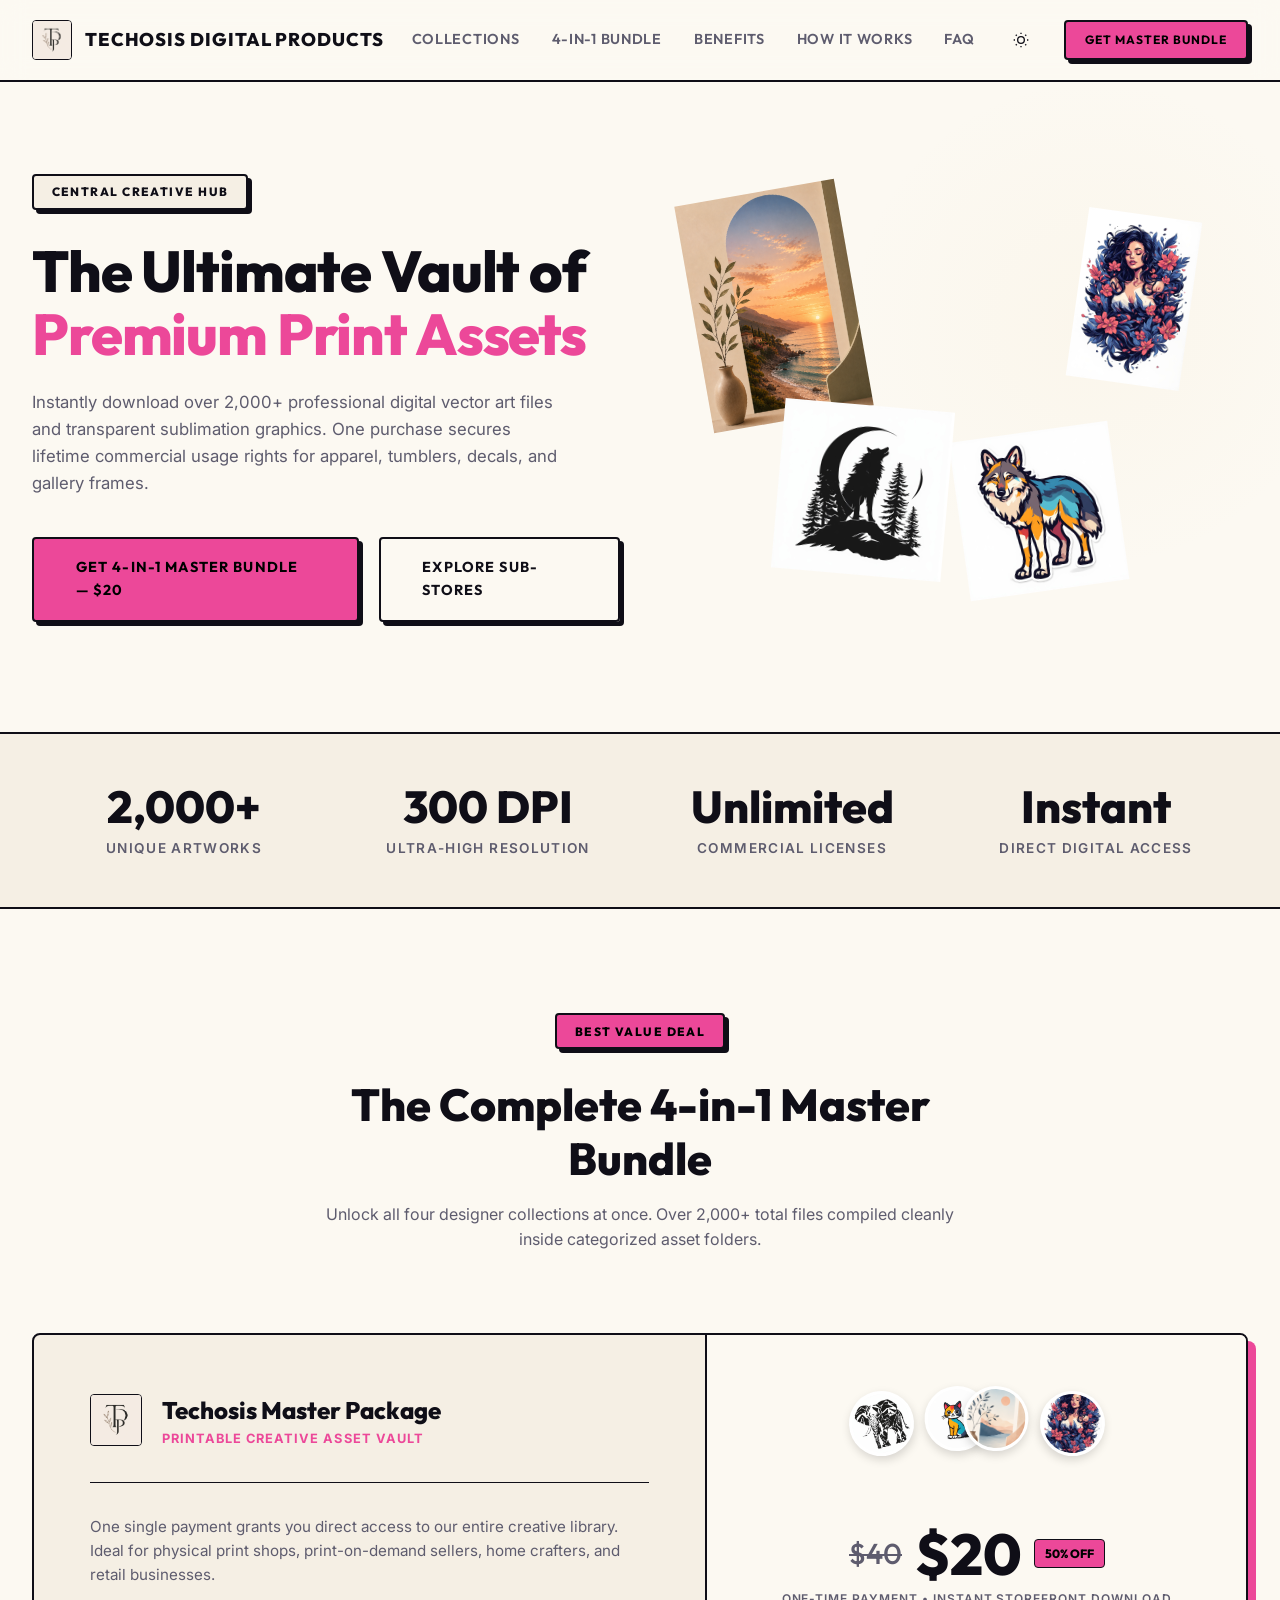
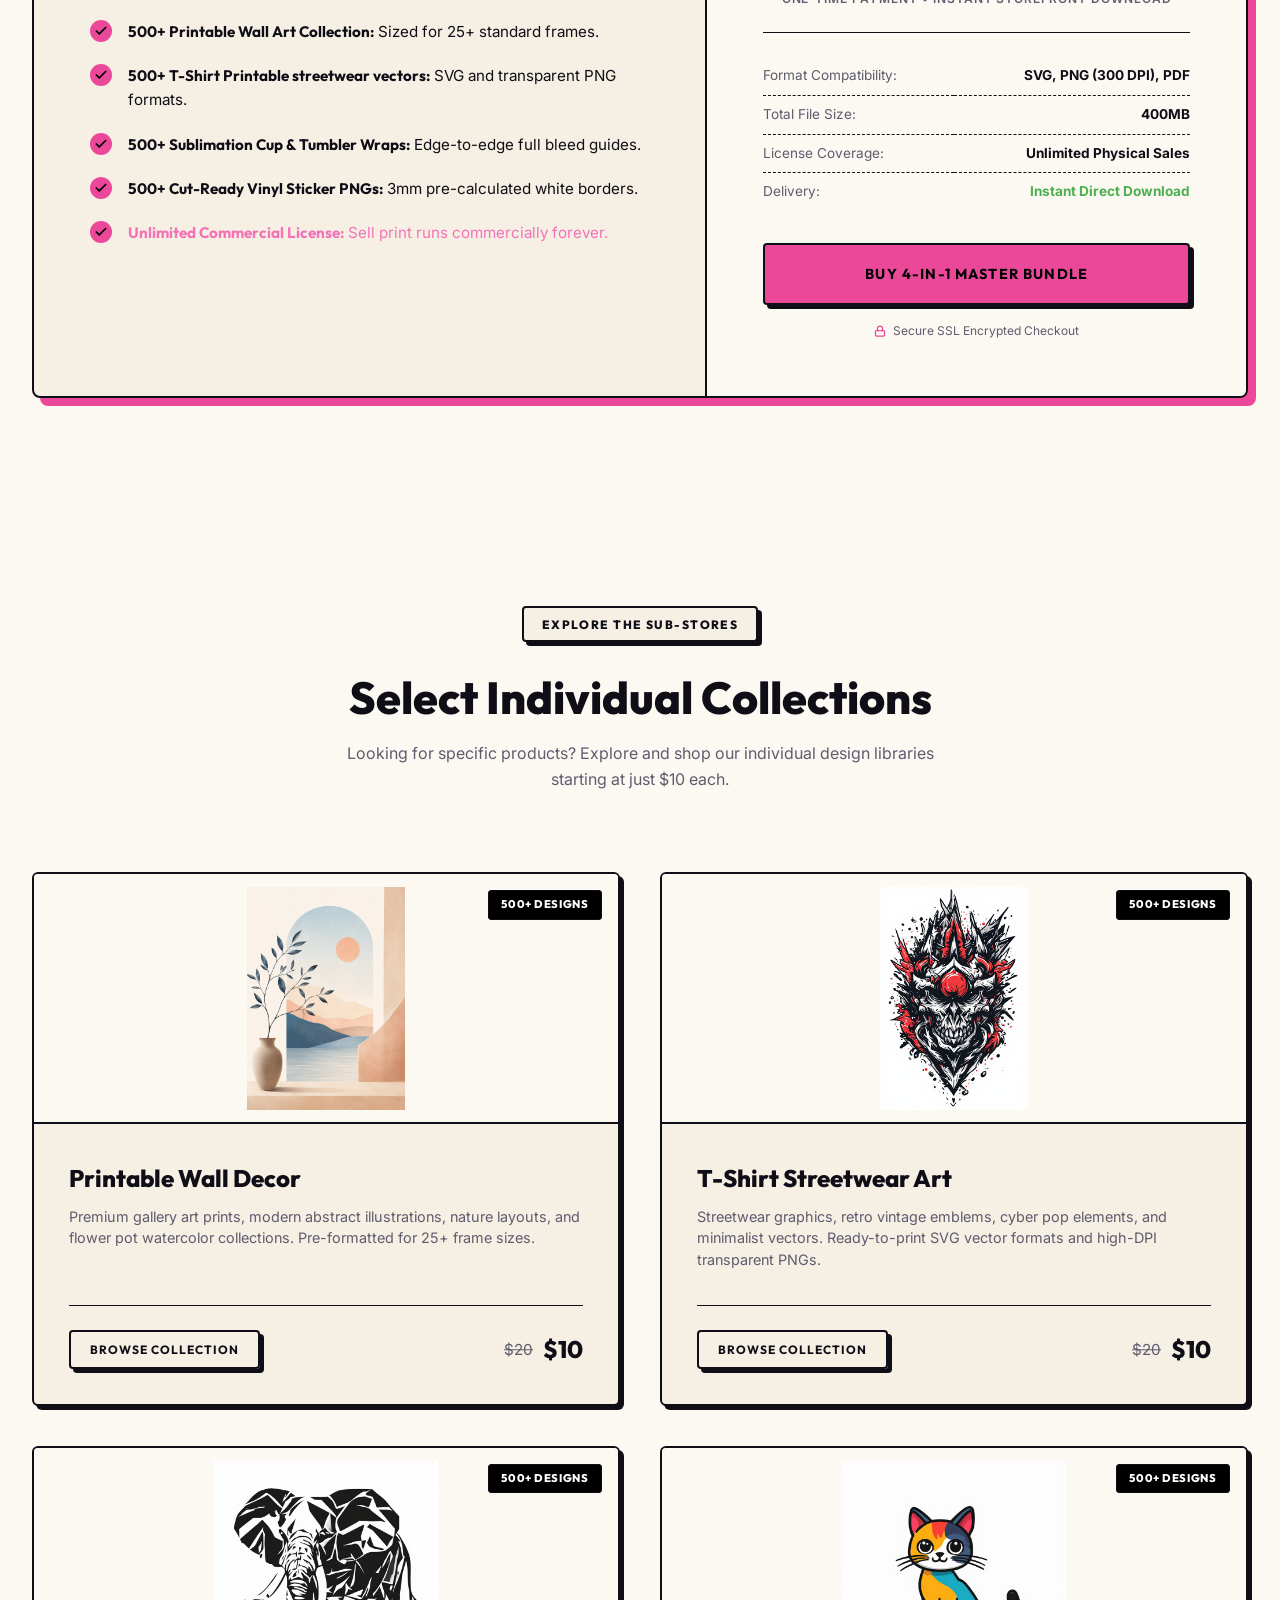
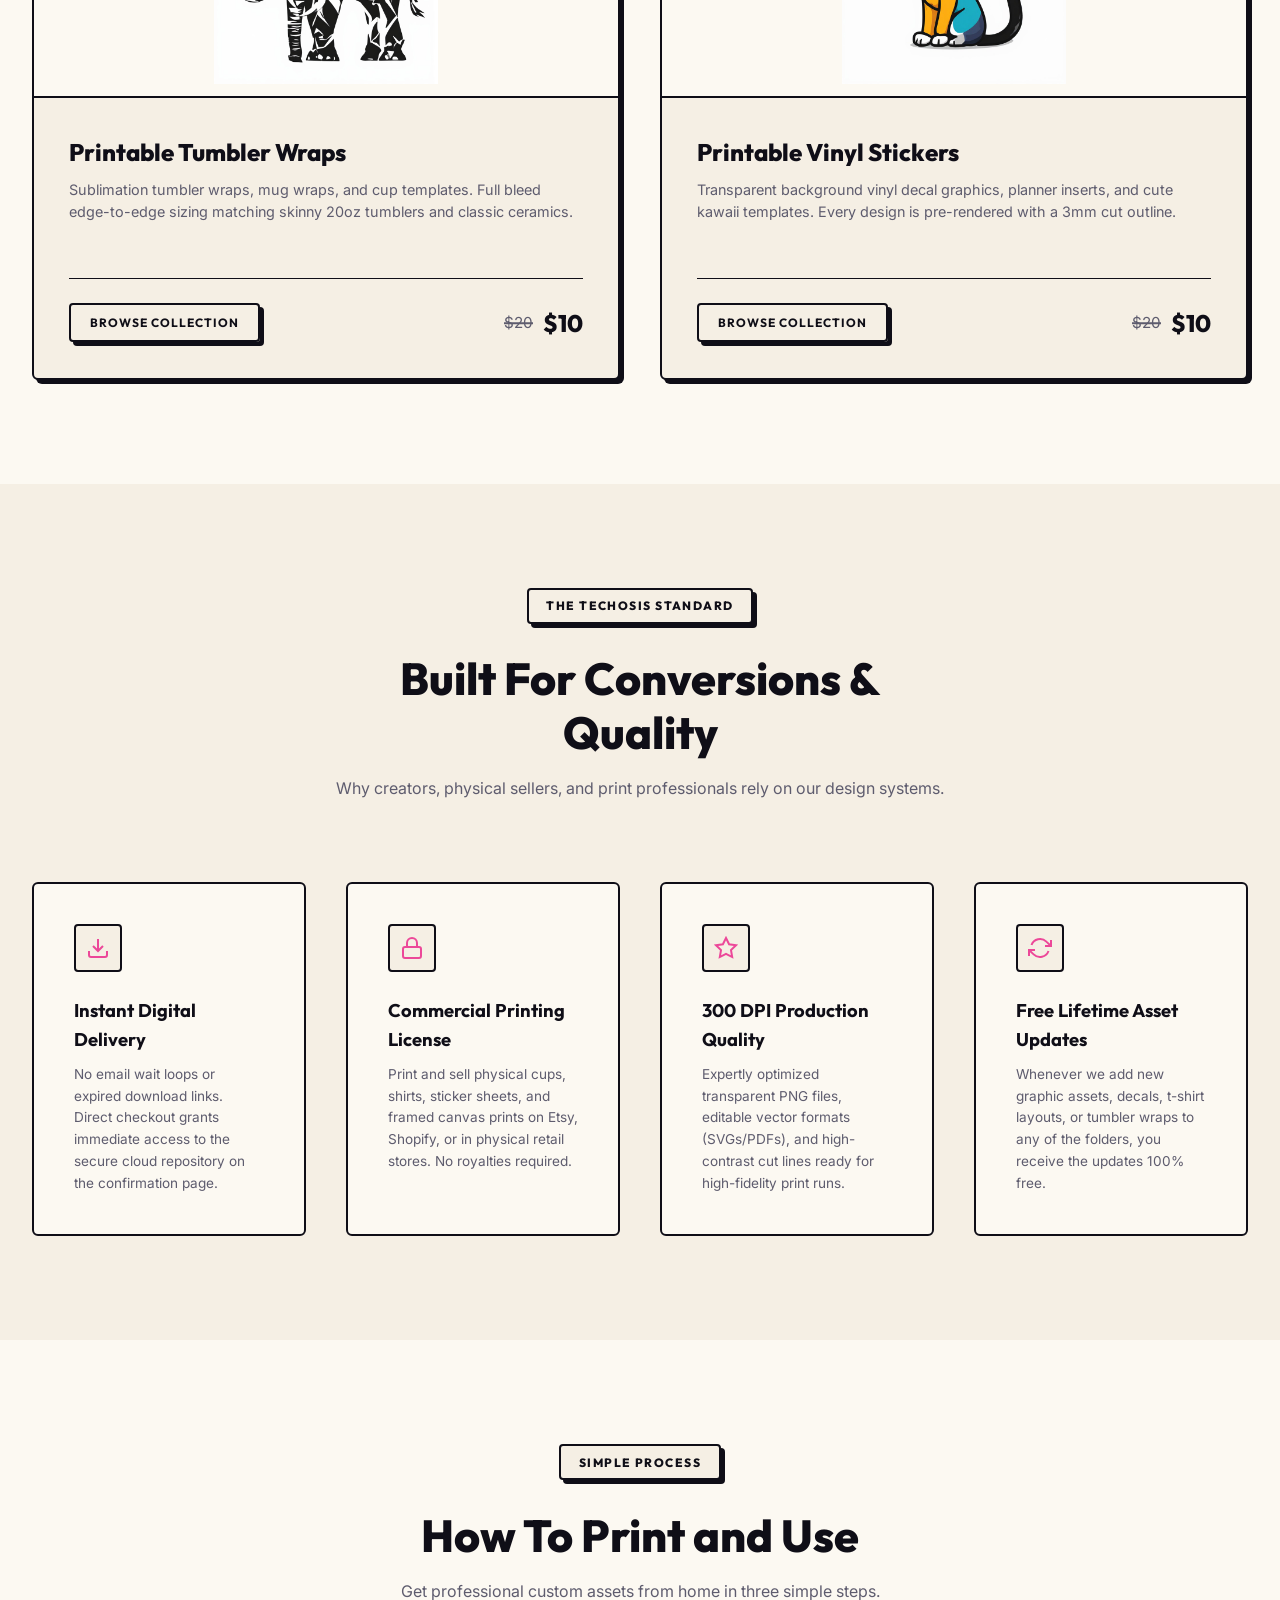
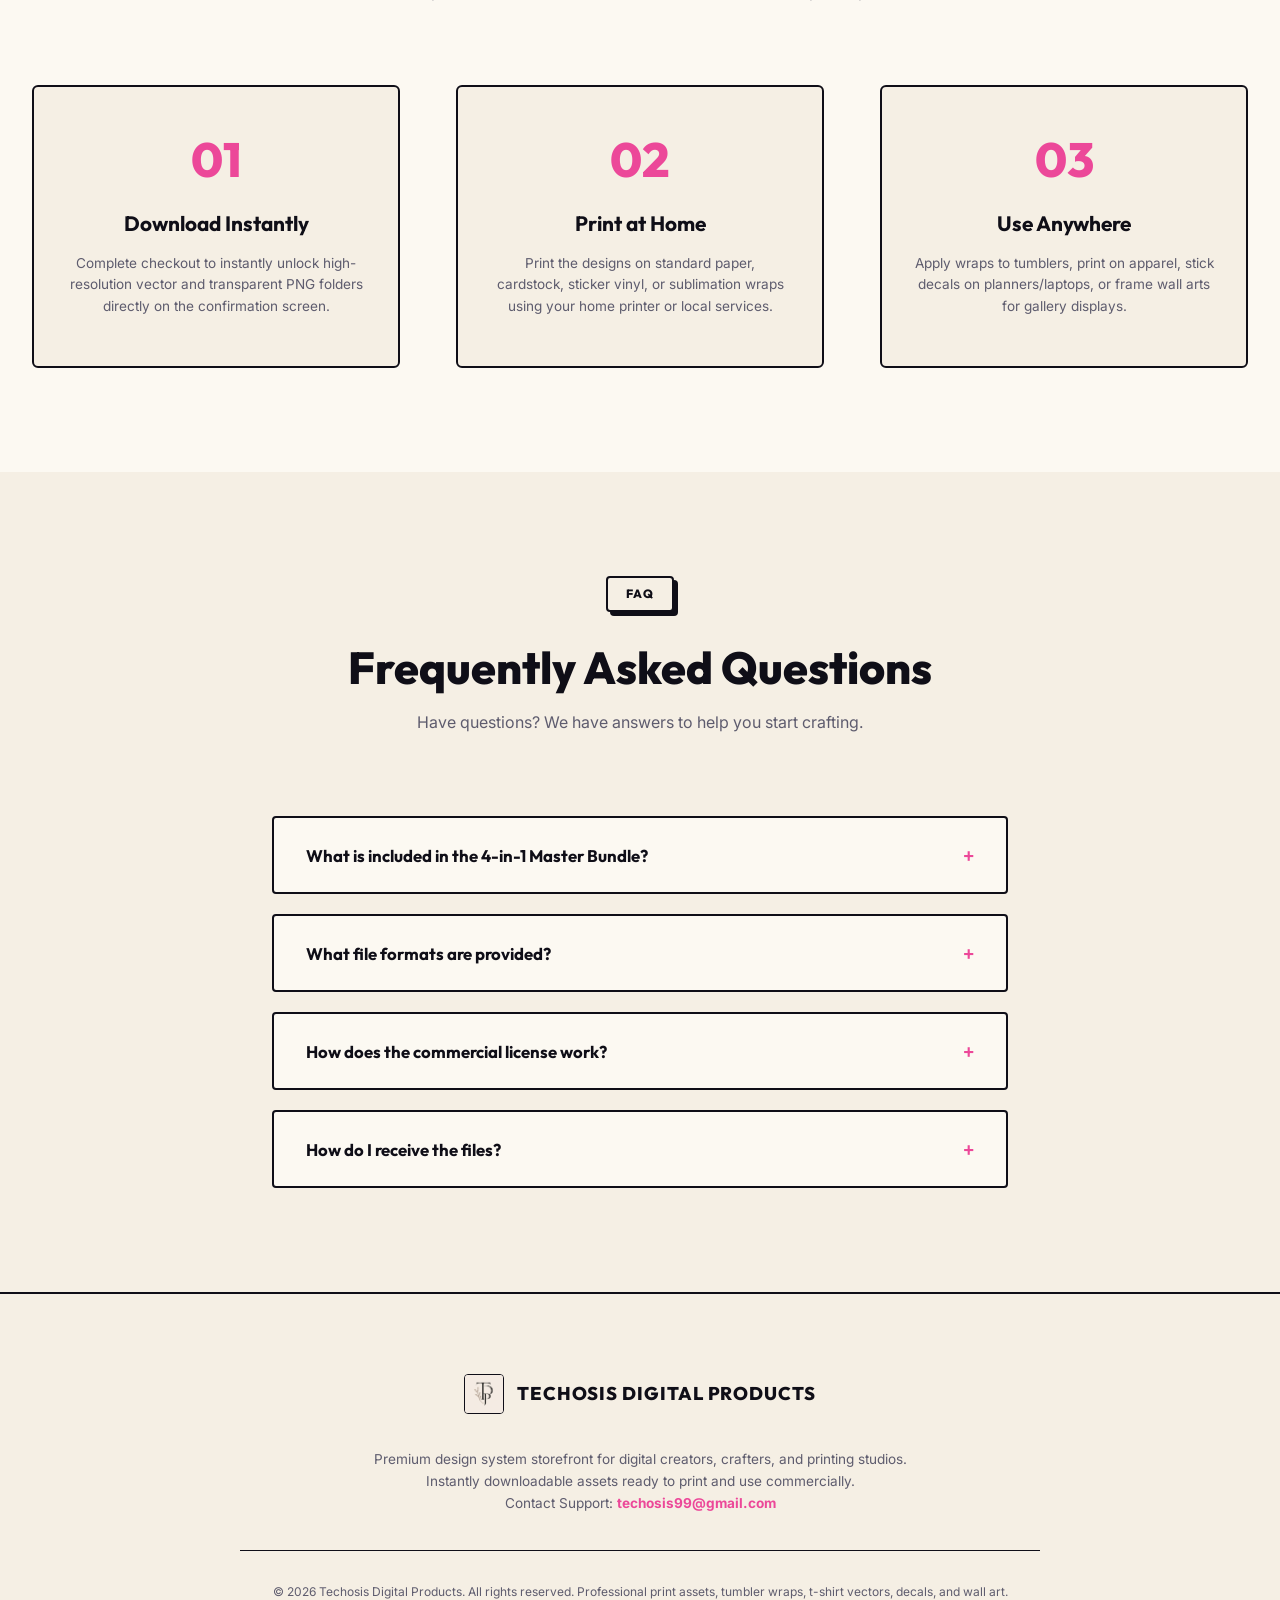
<file: index.html>
<!DOCTYPE html>
<html lang="en" data-theme="light">
<head>
  <meta charset="UTF-8">
  <meta name="viewport" content="width=device-width, initial-scale=1.0">
  <title>TECHOSIS DIGITAL PRODUCTS | Main Creative Asset Hub & Storefront</title>
  <meta name="description" content="Welcome to the central storefront for TECHOSIS DIGITAL PRODUCTS. Download premium, print-ready digital art collections for cup wraps, streetwear apparel, wall paintings, and custom vinyl decals.">
  <link rel="icon" type="image/png" href="companylogo.png">
  <link rel="stylesheet" href="index.css?v=2.3">
  <script>
    // Initialize theme from local storage
    document.documentElement.setAttribute('data-theme', localStorage.getItem('hub-theme') || 'light');
  </script>
</head>
<body>

  <!-- --- Header / Navbar --- -->
  <header class="header">
    <div class="container nav-flex">
      <a href="#" class="logo">
        <img src="companylogo.png" alt="Techosis Logo" class="logo-img">
        <span class="logo-text">TECHOSIS DIGITAL PRODUCTS</span>
      </a>
      
      <nav class="nav-links">
        <a href="#collections" class="nav-link">Collections</a>
        <a href="#master-bundle" class="nav-link">4-in-1 Bundle</a>
        <a href="#benefits" class="nav-link">Benefits</a>
        <a href="#how-it-works" class="nav-link">How It Works</a>
        <a href="#faqs" class="nav-link">FAQ</a>
      </nav>

      <div class="nav-actions">
        <button id="theme-toggle" class="theme-toggle-btn" aria-label="Toggle Light/Dark Theme">
          <!-- Moon Icon -->
          <svg class="theme-icon-moon" width="16" height="16" viewBox="0 0 24 24" fill="none" stroke="currentColor" stroke-width="2"><path d="M21 12.79A9 9 0 1 1 11.21 3 7 7 0 0 0 21 12.79z"/></svg>
          <!-- Sun Icon -->
          <svg class="theme-icon-sun" width="16" height="16" viewBox="0 0 24 24" fill="none" stroke="currentColor" stroke-width="2" style="display: none;"><circle cx="12" cy="12" r="5"/><line x1="12" y1="1" x2="12" y2="3"/><line x1="12" y1="21" x2="12" y2="23"/><line x1="4.22" y1="4.22" x2="5.64" y2="5.64"/><line x1="18.36" y1="18.36" x2="19.78" y2="19.78"/><line x1="1" y1="12" x2="3" y2="12"/><line x1="21" y1="12" x2="23" y2="12"/><line x1="4.22" y1="19.78" x2="5.64" y2="18.36"/><line x1="18.36" y1="5.64" x2="19.78" y2="4.22"/></svg>
        </button>
        <a href="#master-bundle" class="btn btn-accent btn-sm header-cta">Get Master Bundle</a>
      </div>
    </div>
  </header>

  <!-- --- Hero Section --- -->
  <section class="hero">
    <div class="container hero-grid grid">
      <div class="hero-content">
        <span class="badge reveal-on-scroll">Central Creative Hub</span>
        <h1 class="hero-title reveal-on-scroll stagger-1">
          The Ultimate Vault of <br><span class="text-gradient">Premium Print Assets</span>
        </h1>
        <p class="hero-description reveal-on-scroll stagger-2">
          Instantly download over 2,000+ professional digital vector art files and transparent sublimation graphics. One purchase secures lifetime commercial usage rights for apparel, tumblers, decals, and gallery frames.
        </p>
        <div class="hero-ctas reveal-on-scroll stagger-3">
          <a href="#master-bundle" class="btn btn-accent btn-lg btn-animate-shimmer">Get 4-in-1 Master Bundle — $20</a>
          <a href="#collections" class="btn btn-outline btn-lg">Explore Sub-Stores</a>
        </div>
      </div>

      <div class="hero-visual reveal-on-scroll stagger-4">
        <!-- Layered visualizer showing all four products floating creatively -->
        <div class="layered-showcase">
          <!-- Wall Art Preview -->
          <div class="showcase-item sc-wall">
            <img src="wall-Flower%20Pot%20(8).png" alt="Wall Art Preview">
          </div>
          
          <!-- T-Shirt Art Preview -->
          <div class="showcase-item sc-tshirt">
            <img src="tshirt-download%20(10).jpg" alt="T-Shirt Art Preview">
          </div>

          <!-- Cup Wrap Preview -->
          <div class="showcase-item sc-cup">
            <img src="cup-download%20-%202026-07-02T151241.128.jpg" alt="Cup Art Preview">
          </div>

          <!-- Sticker Preview -->
          <div class="showcase-item sc-sticker">
            <img src="sticker-download%20-%202026-07-03T111918.119.jpg" alt="Sticker Preview">
          </div>
        </div>
      </div>
    </div>
  </section>

  <!-- --- Core Stats Bar --- -->
  <section class="stats-bar">
    <div class="container stats-flex">
      <div class="stat-card">
        <span class="stat-num">2,000+</span>
        <span class="stat-label">Unique Artworks</span>
      </div>
      <div class="stat-card">
        <span class="stat-num">300 DPI</span>
        <span class="stat-label">Ultra-High Resolution</span>
      </div>
      <div class="stat-card">
        <span class="stat-num">Unlimited</span>
        <span class="stat-label">Commercial Licenses</span>
      </div>
      <div class="stat-card">
        <span class="stat-num">Instant</span>
        <span class="stat-label">Direct Digital Access</span>
      </div>
    </div>
  </section>

  <!-- --- 4-in-1 Mega Master Bundle Offer Section --- -->
  <section id="master-bundle" class="section section-master-offer">
    <div class="container section-header text-center reveal-on-scroll">
      <span class="badge badge-accent">Best Value Deal</span>
      <h2 class="section-title">The Complete 4-in-1 Master Bundle</h2>
      <p class="section-subtitle">Unlock all four designer collections at once. Over 2,000+ total files compiled cleanly inside categorized asset folders.</p>
    </div>

    <div class="container">
      <div class="bundle-checkout-card reveal-on-scroll">
        <!-- Details Column -->
        <div class="bundle-details-pane">
          <div class="brand-tag">
            <img src="companylogo.png" alt="Techosis Logo" class="brand-mini-logo">
            <div>
              <h3>Techosis Master Package</h3>
              <p>Printable Creative Asset Vault</p>
            </div>
          </div>
          
          <p class="bundle-pitch">
            One single payment grants you direct access to our entire creative library. Ideal for physical print shops, print-on-demand sellers, home crafters, and retail businesses.
          </p>

          <div class="bundle-contents-list">
            <div class="content-item">
              <span class="bullet-check">
                <svg width="14" height="14" viewBox="0 0 24 24" fill="none" stroke="currentColor" stroke-width="3" stroke-linecap="round" stroke-linejoin="round"><polyline points="20 6 9 17 4 12"></polyline></svg>
              </span>
              <div>
                <strong>500+ Printable Wall Art Collection:</strong> Sized for 25+ standard frames.
              </div>
            </div>
            <div class="content-item">
              <span class="bullet-check">
                <svg width="14" height="14" viewBox="0 0 24 24" fill="none" stroke="currentColor" stroke-width="3" stroke-linecap="round" stroke-linejoin="round"><polyline points="20 6 9 17 4 12"></polyline></svg>
              </span>
              <div>
                <strong>500+ T-Shirt Printable streetwear vectors:</strong> SVG and transparent PNG formats.
              </div>
            </div>
            <div class="content-item">
              <span class="bullet-check">
                <svg width="14" height="14" viewBox="0 0 24 24" fill="none" stroke="currentColor" stroke-width="3" stroke-linecap="round" stroke-linejoin="round"><polyline points="20 6 9 17 4 12"></polyline></svg>
              </span>
              <div>
                <strong>500+ Sublimation Cup & Tumbler Wraps:</strong> Edge-to-edge full bleed guides.
              </div>
            </div>
            <div class="content-item">
              <span class="bullet-check">
                <svg width="14" height="14" viewBox="0 0 24 24" fill="none" stroke="currentColor" stroke-width="3" stroke-linecap="round" stroke-linejoin="round"><polyline points="20 6 9 17 4 12"></polyline></svg>
              </span>
              <div>
                <strong>500+ Cut-Ready Vinyl Sticker PNGs:</strong> 3mm pre-calculated white borders.
              </div>
            </div>
            <div class="content-item font-accent">
              <span class="bullet-check">
                <svg width="14" height="14" viewBox="0 0 24 24" fill="none" stroke="currentColor" stroke-width="3" stroke-linecap="round" stroke-linejoin="round"><polyline points="20 6 9 17 4 12"></polyline></svg>
              </span>
              <div>
                <strong>Unlimited Commercial License:</strong> Sell print runs commercially forever.
              </div>
            </div>
          </div>
        </div>

        <!-- Checkout Action Column -->
        <div class="bundle-action-pane">
          <!-- Mini Collages of all 4 preview items -->
          <div class="master-preview-collage">
            <div class="coll-item ci-1"><img src="cup-download%20-%202026-07-02T151727.785.jpg" alt="Cup Art Preview"></div>
            <div class="coll-item ci-2"><img src="sticker-download%20-%202026-07-03T121035.107.jpg" alt="Sticker Preview"></div>
            <div class="coll-item ci-3"><img src="wall-Flower%20Pot%20(1).png" alt="Wall Art Preview"></div>
            <div class="coll-item ci-4"><img src="tshirt-download%20(10).jpg" alt="T-Shirt Art Preview"></div>
          </div>

          <div class="price-container">
            <div class="price-strike-group">
              <span class="price-old">$40</span>
              <span class="price-new">$20</span>
              <span class="price-tag-discount">50% OFF</span>
            </div>
            <p class="price-caption">One-Time Payment &bull; Instant Storefront Download</p>
          </div>

          <table class="specs-table">
            <tr>
              <td>Format Compatibility:</td>
              <td>SVG, PNG (300 DPI), PDF</td>
            </tr>
            <tr>
              <td>Total File Size:</td>
              <td>400MB</td>
            </tr>
            <tr>
              <td>License Coverage:</td>
              <td>Unlimited Physical Sales</td>
            </tr>
            <tr>
              <td>Delivery:</td>
              <td style="color: #4CAF50; font-weight: 700;">Instant Direct Download</td>
            </tr>
          </table>

          <a href="https://techosisdesigns.gumroad.com/l/all-in-one-print-design-bundle" target="_blank" class="btn btn-accent btn-lg btn-full pulse-button text-center">Buy 4-in-1 Master Bundle</a>

          <div class="checkout-footer-security">
            <svg width="12" height="12" viewBox="0 0 24 24" fill="none" stroke="currentColor" stroke-width="2.5"><rect x="3" y="11" width="18" height="11" rx="2" ry="2"></rect><path d="M7 11V7a5 5 0 0 1 10 0v4"></path></svg>
            <span>Secure SSL Encrypted Checkout</span>
          </div>
        </div>
      </div>
    </div>
  </section>

  <!-- --- Featured Sub-Collections Section --- -->
  <section id="collections" class="section section-collections">
    <div class="container section-header text-center reveal-on-scroll">
      <span class="badge">Explore the Sub-Stores</span>
      <h2 class="section-title">Select Individual Collections</h2>
      <p class="section-subtitle">Looking for specific products? Explore and shop our individual design libraries starting at just $10 each.</p>
    </div>

    <div class="container collections-grid grid">
      <!-- Collection 1: Wall Art -->
      <div class="collection-card reveal-on-scroll stagger-1">
        <div class="card-image-box">
          <img src="wall-Flower%20Pot%20(1).png" alt="Printable Wall Art Preview" class="card-main-img">
          <div class="card-tag-badge">500+ Designs</div>
        </div>
        <div class="card-info">
          <h3>Printable Wall Decor</h3>
          <p class="card-desc">
            Premium gallery art prints, modern abstract illustrations, nature layouts, and flower pot watercolor collections. Pre-formatted for 25+ frame sizes.
          </p>
          <div class="card-footer-flex">
            <a href="wall.html" class="btn btn-outline btn-sm">Browse Collection</a>
            <div class="card-price-group">
              <span class="card-price-old">$20</span>
              <span class="card-price-new">$10</span>
            </div>
          </div>
        </div>
      </div>

      <!-- Collection 2: T-Shirt Art -->
      <div class="collection-card reveal-on-scroll stagger-2">
        <div class="card-image-box">
          <img src="tshirt-download%20(1).jpg" alt="Streetwear Apparel Preview" class="card-main-img">
          <div class="card-tag-badge">500+ Designs</div>
        </div>
        <div class="card-info">
          <h3>T-Shirt Streetwear Art</h3>
          <p class="card-desc">
            Streetwear graphics, retro vintage emblems, cyber pop elements, and minimalist vectors. Ready-to-print SVG vector formats and high-DPI transparent PNGs.
          </p>
          <div class="card-footer-flex">
            <a href="tshirt.html" class="btn btn-outline btn-sm">Browse Collection</a>
            <div class="card-price-group">
              <span class="card-price-old">$20</span>
              <span class="card-price-new">$10</span>
            </div>
          </div>
        </div>
      </div>

      <!-- Collection 3: Cup Art -->
      <div class="collection-card reveal-on-scroll stagger-3">
        <div class="card-image-box">
          <img src="cup-download%20-%202026-07-02T151727.785.jpg" alt="Printable Cup Art Preview" class="card-main-img">
          <div class="card-tag-badge">500+ Designs</div>
        </div>
        <div class="card-info">
          <h3>Printable Tumbler Wraps</h3>
          <p class="card-desc">
            Sublimation tumbler wraps, mug wraps, and cup templates. Full bleed edge-to-edge sizing matching skinny 20oz tumblers and classic ceramics.
          </p>
          <div class="card-footer-flex">
            <a href="cup.html" class="btn btn-outline btn-sm">Browse Collection</a>
            <div class="card-price-group">
              <span class="card-price-old">$20</span>
              <span class="card-price-new">$10</span>
            </div>
          </div>
        </div>
      </div>

      <!-- Collection 4: Sticker Art -->
      <div class="collection-card reveal-on-scroll stagger-4">
        <div class="card-image-box">
          <img src="sticker-download%20-%202026-07-03T121035.107.jpg" alt="Printable Stickers Preview" class="card-main-img">
          <div class="card-tag-badge">500+ Designs</div>
        </div>
        <div class="card-info">
          <h3>Printable Vinyl Stickers</h3>
          <p class="card-desc">
            Transparent background vinyl decal graphics, planner inserts, and cute kawaii templates. Every design is pre-rendered with a 3mm cut outline.
          </p>
          <div class="card-footer-flex">
            <a href="stickers.html" class="btn btn-outline btn-sm">Browse Collection</a>
            <div class="card-price-group">
              <span class="card-price-old">$20</span>
              <span class="card-price-new">$10</span>
            </div>
          </div>
        </div>
      </div>
    </div>
  </section>

  <!-- --- Why Choose Us / Customer Benefits --- -->
  <section id="benefits" class="section section-secondary">
    <div class="container section-header text-center reveal-on-scroll">
      <span class="badge">The Techosis Standard</span>
      <h2 class="section-title">Built For Conversions & Quality</h2>
      <p class="section-subtitle">Why creators, physical sellers, and print professionals rely on our design systems.</p>
    </div>

    <div class="container benefits-grid grid">
      <!-- Benefit 1 -->
      <div class="benefit-card reveal-on-scroll stagger-1">
        <div class="benefit-icon">
          <svg width="24" height="24" viewBox="0 0 24 24" fill="none" stroke="currentColor" stroke-width="2"><path d="M21 15v4a2 2 0 0 1-2 2H5a2 2 0 0 1-2-2v-4"></path><polyline points="7 10 12 15 17 10"></polyline><line x1="12" y1="15" x2="12" y2="3"></line></svg>
        </div>
        <h3>Instant Digital Delivery</h3>
        <p>No email wait loops or expired download links. Direct checkout grants immediate access to the secure cloud repository on the confirmation page.</p>
      </div>

      <!-- Benefit 2 -->
      <div class="benefit-card reveal-on-scroll stagger-2">
        <div class="benefit-icon">
          <svg width="24" height="24" viewBox="0 0 24 24" fill="none" stroke="currentColor" stroke-width="2"><rect x="3" y="11" width="18" height="11" rx="2" ry="2"></rect><path d="M7 11V7a5 5 0 0 1 10 0v4"></path></svg>
        </div>
        <h3>Commercial Printing License</h3>
        <p>Print and sell physical cups, shirts, sticker sheets, and framed canvas prints on Etsy, Shopify, or in physical retail stores. No royalties required.</p>
      </div>

      <!-- Benefit 3 -->
      <div class="benefit-card reveal-on-scroll stagger-3">
        <div class="benefit-icon">
          <svg width="24" height="24" viewBox="0 0 24 24" fill="none" stroke="currentColor" stroke-width="2"><polygon points="12 2 15.09 8.26 22 9.27 17 14.14 18.18 21.02 12 17.77 5.82 21.02 7 14.14 2 9.27 8.91 8.26 12 2"></polygon></svg>
        </div>
        <h3>300 DPI Production Quality</h3>
        <p>Expertly optimized transparent PNG files, editable vector formats (SVGs/PDFs), and high-contrast cut lines ready for high-fidelity print runs.</p>
      </div>

      <!-- Benefit 4 -->
      <div class="benefit-card reveal-on-scroll stagger-4">
        <div class="benefit-icon">
          <svg width="24" height="24" viewBox="0 0 24 24" fill="none" stroke="currentColor" stroke-width="2"><path d="M23 4v6h-6"></path><path d="M1 20v-6h6"></path><path d="M3.51 9a9 9 0 0 1 14.85-3.36L23 10M1 14l4.64 4.36A9 9 0 0 0 20.49 15"></path></svg>
        </div>
        <h3>Free Lifetime Asset Updates</h3>
        <p>Whenever we add new graphic assets, decals, t-shirt layouts, or tumbler wraps to any of the folders, you receive the updates 100% free.</p>
      </div>
    </div>
  </section>

  <!-- --- How Digital Downloads Work --- -->
  <section id="how-it-works" class="section">
    <div class="container section-header text-center reveal-on-scroll">
      <span class="badge">Simple Process</span>
      <h2 class="section-title">How To Print and Use</h2>
      <p class="section-subtitle">Get professional custom assets from home in three simple steps.</p>
    </div>

    <div class="container step-grid grid">
      <!-- Step 1 -->
      <div class="step-card reveal-on-scroll stagger-1">
        <span class="step-num-big">01</span>
        <div class="step-content">
          <h3>Download Instantly</h3>
          <p>Complete checkout to instantly unlock high-resolution vector and transparent PNG folders directly on the confirmation screen.</p>
        </div>
      </div>

      <!-- Step 2 -->
      <div class="step-card reveal-on-scroll stagger-2">
        <span class="step-num-big">02</span>
        <div class="step-content">
          <h3>Print at Home</h3>
          <p>Print the designs on standard paper, cardstock, sticker vinyl, or sublimation wraps using your home printer or local services.</p>
        </div>
      </div>

      <!-- Step 3 -->
      <div class="step-card reveal-on-scroll stagger-3">
        <span class="step-num-big">03</span>
        <div class="step-content">
          <h3>Use Anywhere</h3>
          <p>Apply wraps to tumblers, print on apparel, stick decals on planners/laptops, or frame wall arts for gallery displays.</p>
        </div>
      </div>
    </div>
  </section>

  <!-- --- FAQ Section --- -->
  <section id="faqs" class="section section-secondary">
    <div class="container section-header text-center reveal-on-scroll">
      <span class="badge">FAQ</span>
      <h2 class="section-title">Frequently Asked Questions</h2>
      <p class="section-subtitle">Have questions? We have answers to help you start crafting.</p>
    </div>

    <div class="container faq-container">
      <!-- FAQ 1 -->
      <div class="faq-item">
        <button class="faq-trigger">
          <span class="faq-question">What is included in the 4-in-1 Master Bundle?</span>
          <span class="faq-icon">+</span>
        </button>
        <div class="faq-content">
          <p class="faq-answer">
            The Master Bundle includes full folders for all four sub-websites: 500+ Wall Art prints, 500+ T-Shirt vectors/PNGs, 500+ Sublimation Tumbler wraps, and 500+ outline sticker cut files. It covers over 2,000+ files.
          </p>
        </div>
      </div>

      <!-- FAQ 2 -->
      <div class="faq-item">
        <button class="faq-trigger">
          <span class="faq-question">What file formats are provided?</span>
          <span class="faq-icon">+</span>
        </button>
        <div class="faq-content">
          <p class="faq-answer">
            We provide production-grade, transparent background PNG files at 300 DPI, editable vector file configurations (SVGs/PDFs) for resizing without quality loss, and pre-formatted print templates.
          </p>
        </div>
      </div>

      <!-- FAQ 3 -->
      <div class="faq-item">
        <button class="faq-trigger">
          <span class="faq-question">How does the commercial license work?</span>
          <span class="faq-icon">+</span>
        </button>
        <div class="faq-content">
          <p class="faq-answer">
            You receive a lifetime commercial license allowing you to sell physical products (shirts, tumblers, decals, framed wall arts) printed with these designs. Reselling, distributing, or sharing the digital files themselves is strictly prohibited.
          </p>
        </div>
      </div>

      <!-- FAQ 4 -->
      <div class="faq-item">
        <button class="faq-trigger">
          <span class="faq-question">How do I receive the files?</span>
          <span class="faq-icon">+</span>
        </button>
        <div class="faq-content">
          <p class="faq-answer">
            Immediately after checkout, you are redirected to the confirmation screen containing direct download buttons for the secure cloud storage folders. You can access them at any time.
          </p>
        </div>
      </div>
    </div>
  </section>

  <!-- --- Footer --- -->
  <footer class="footer">
    <div class="container footer-flex">
      <a href="#" class="logo footer-logo">
        <img src="companylogo.png" alt="Techosis Logo" class="logo-img">
        <span class="logo-text">TECHOSIS DIGITAL PRODUCTS</span>
      </a>

      <p class="footer-desc">
        Premium design system storefront for digital creators, crafters, and printing studios. Instantly downloadable assets ready to print and use commercially.
        <br>
        Contact Support: <a href="mailto:techosis99@gmail.com" class="support-email">techosis99@gmail.com</a>
      </p>

      <div class="footer-bottom">
        <p>&copy; 2026 Techosis Digital Products. All rights reserved. Professional print assets, tumbler wraps, t-shirt vectors, decals, and wall art.</p>
      </div>
    </div>
  </footer>

  <script src="index.js"></script>
</body>
</html>
</file>
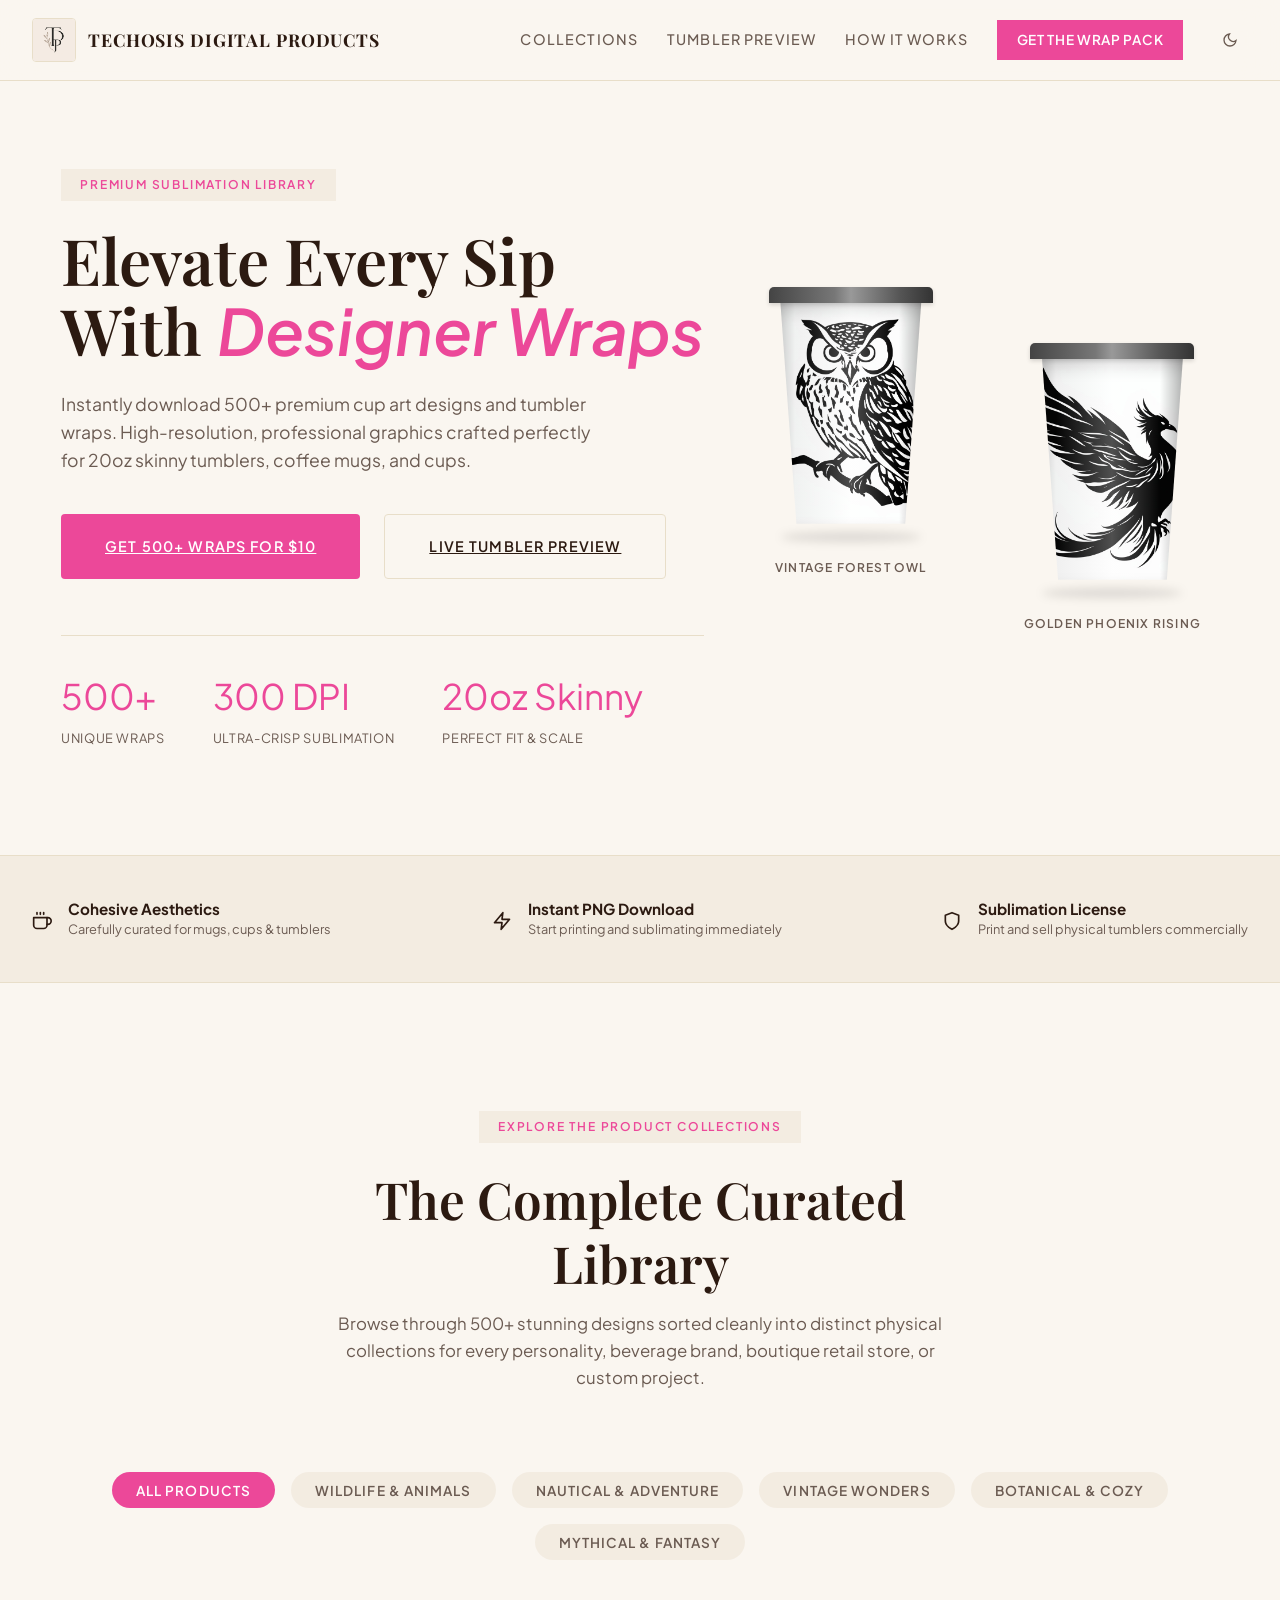
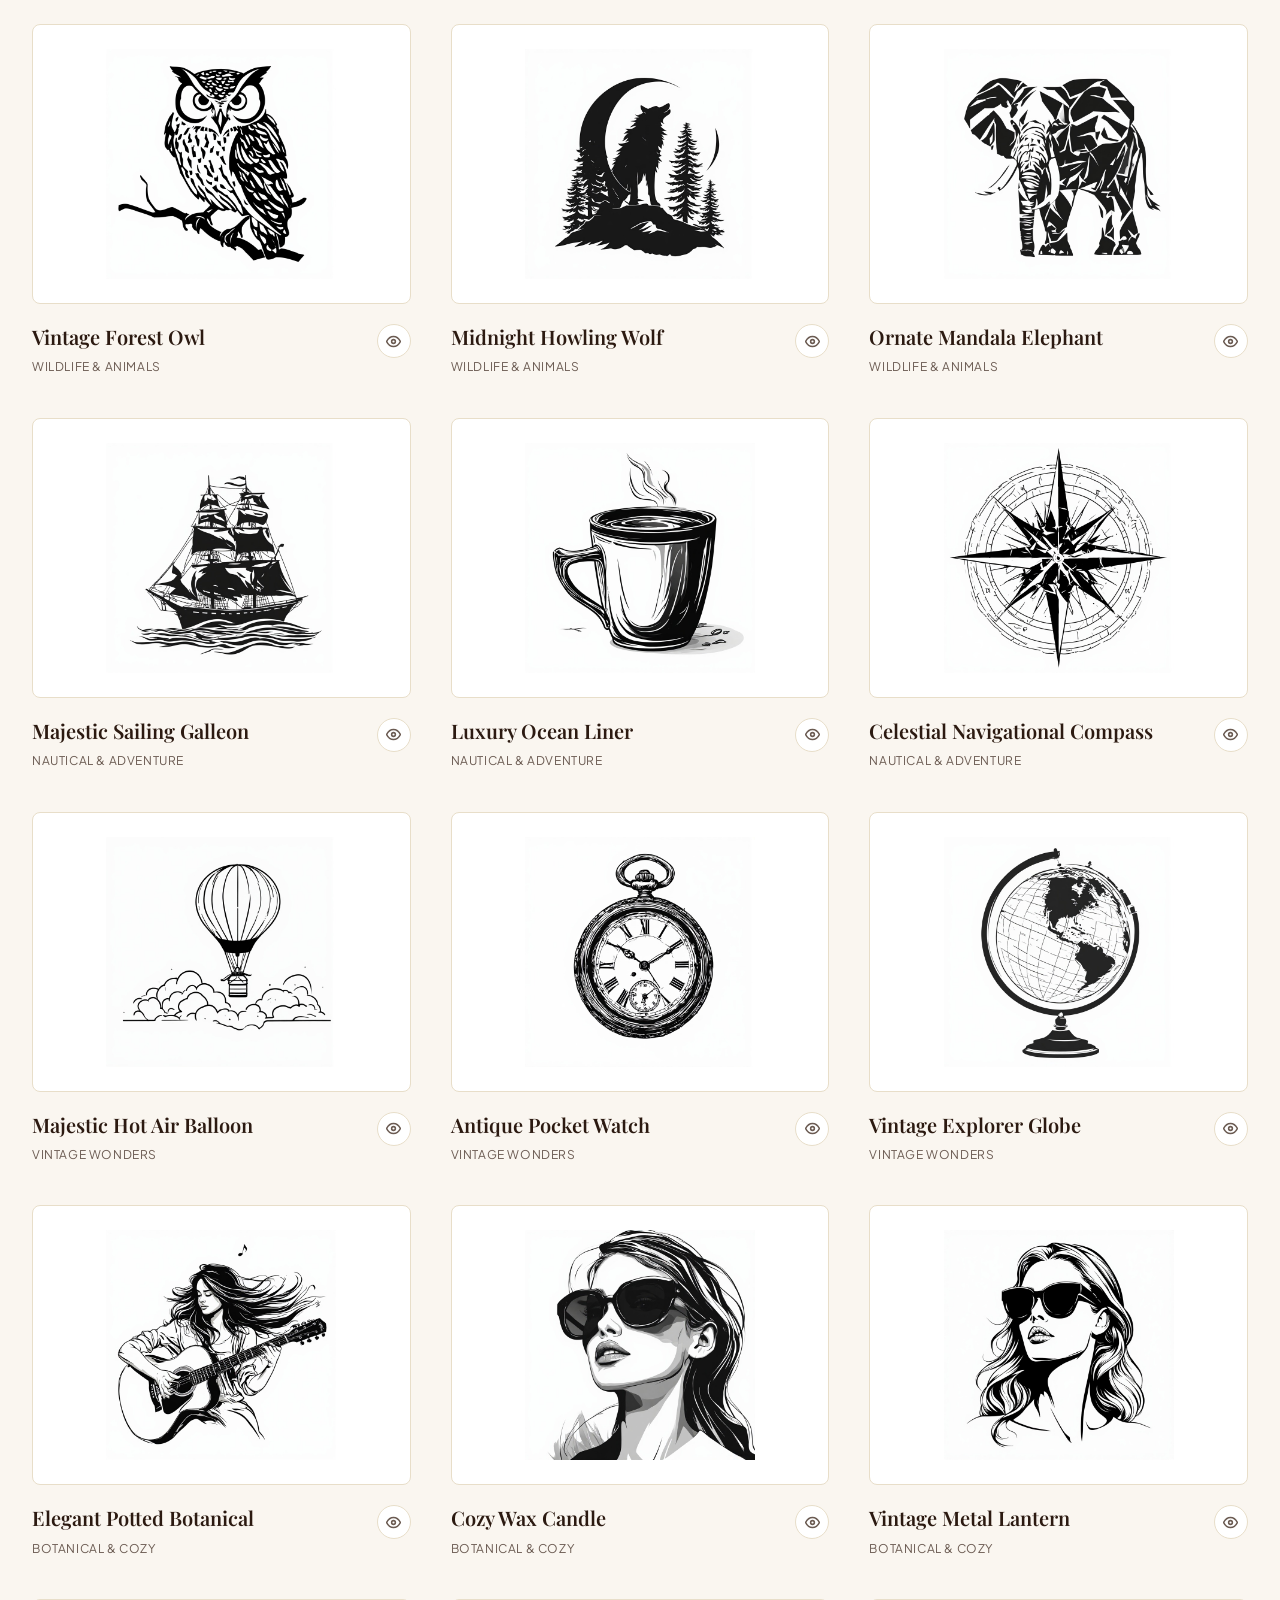
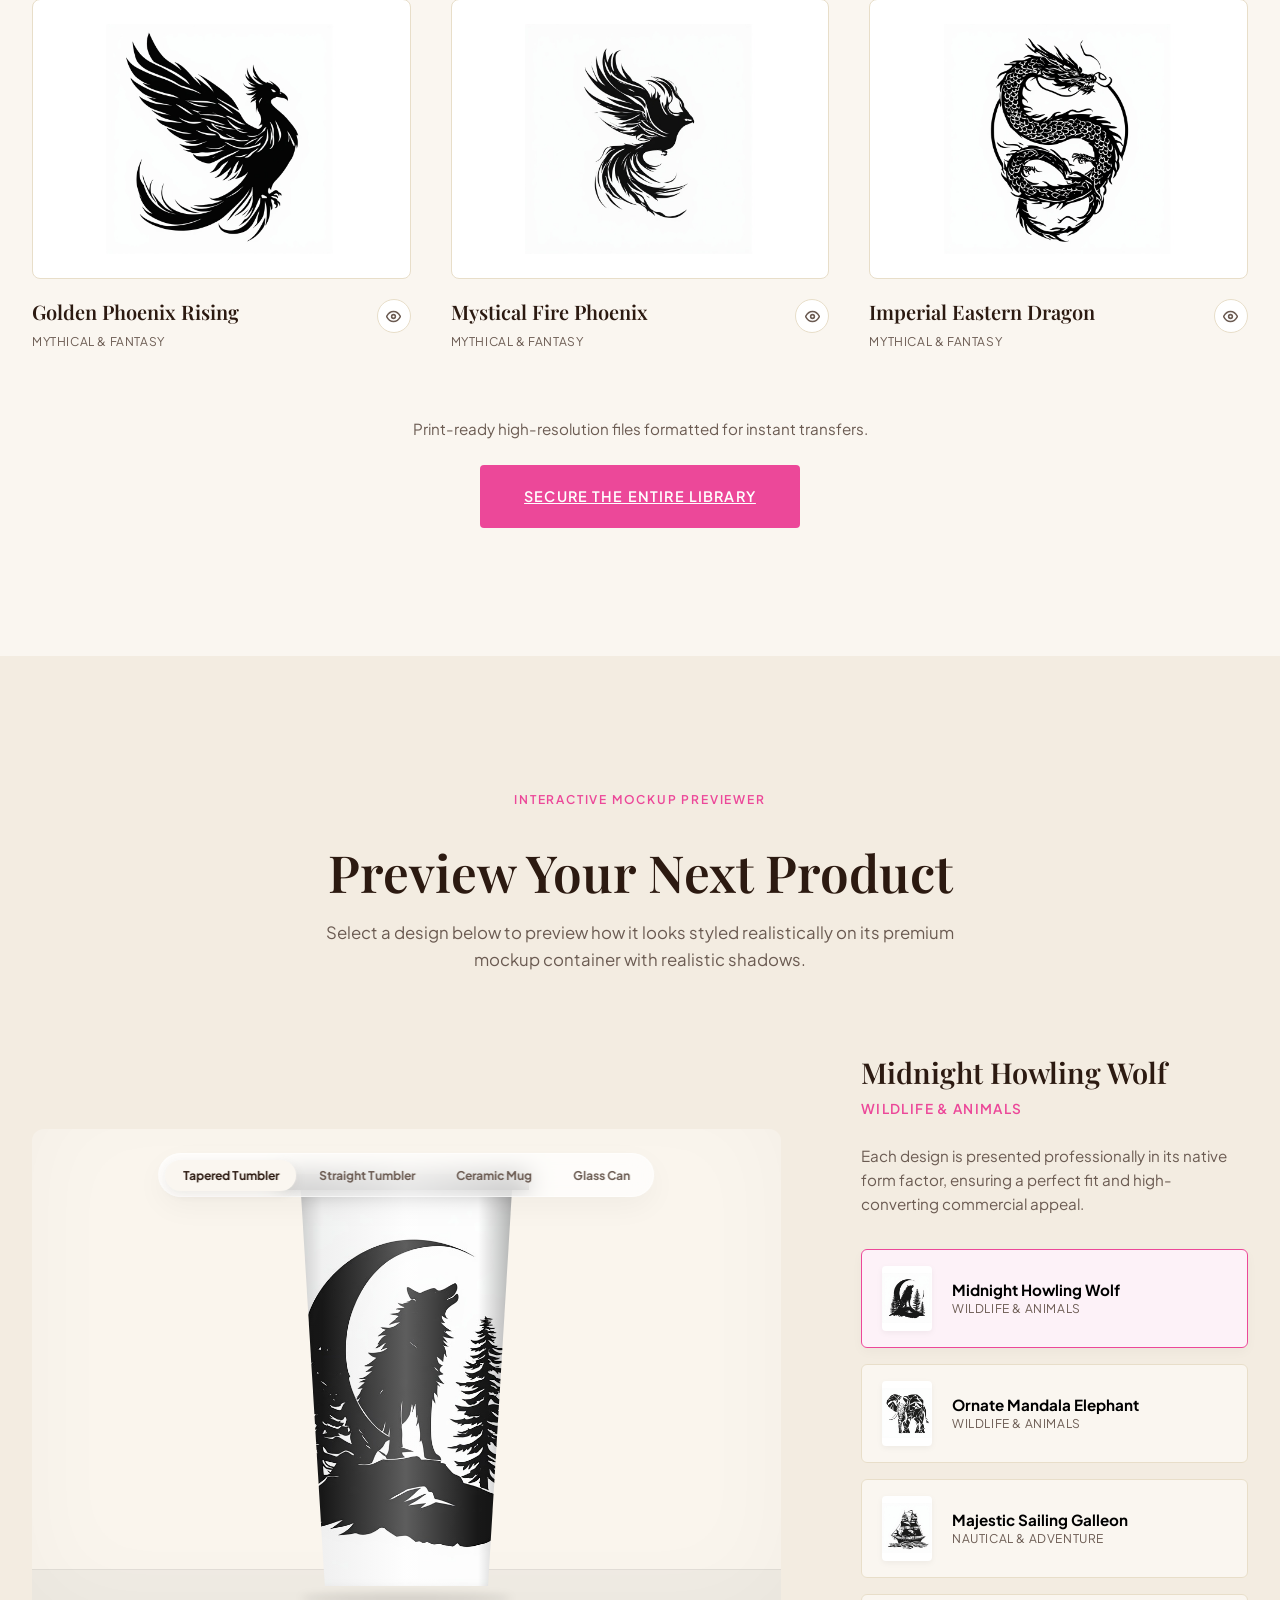
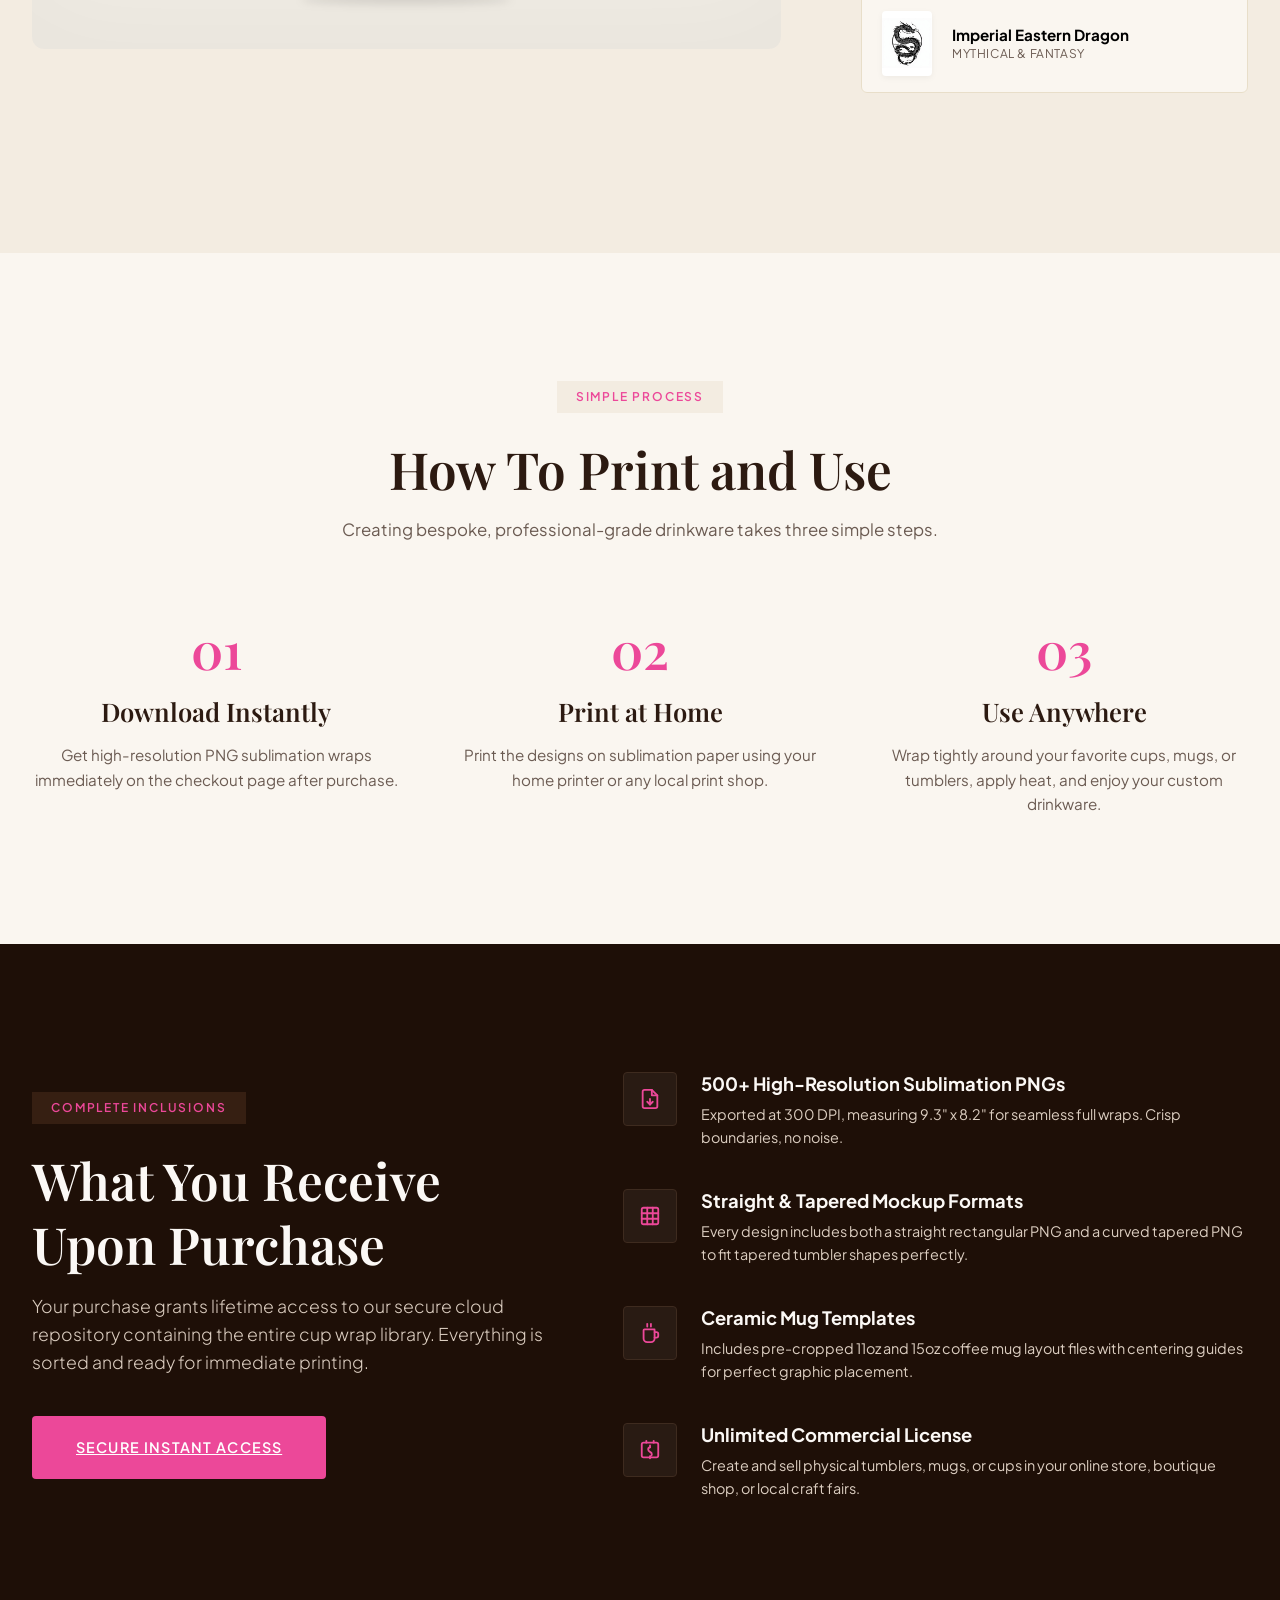
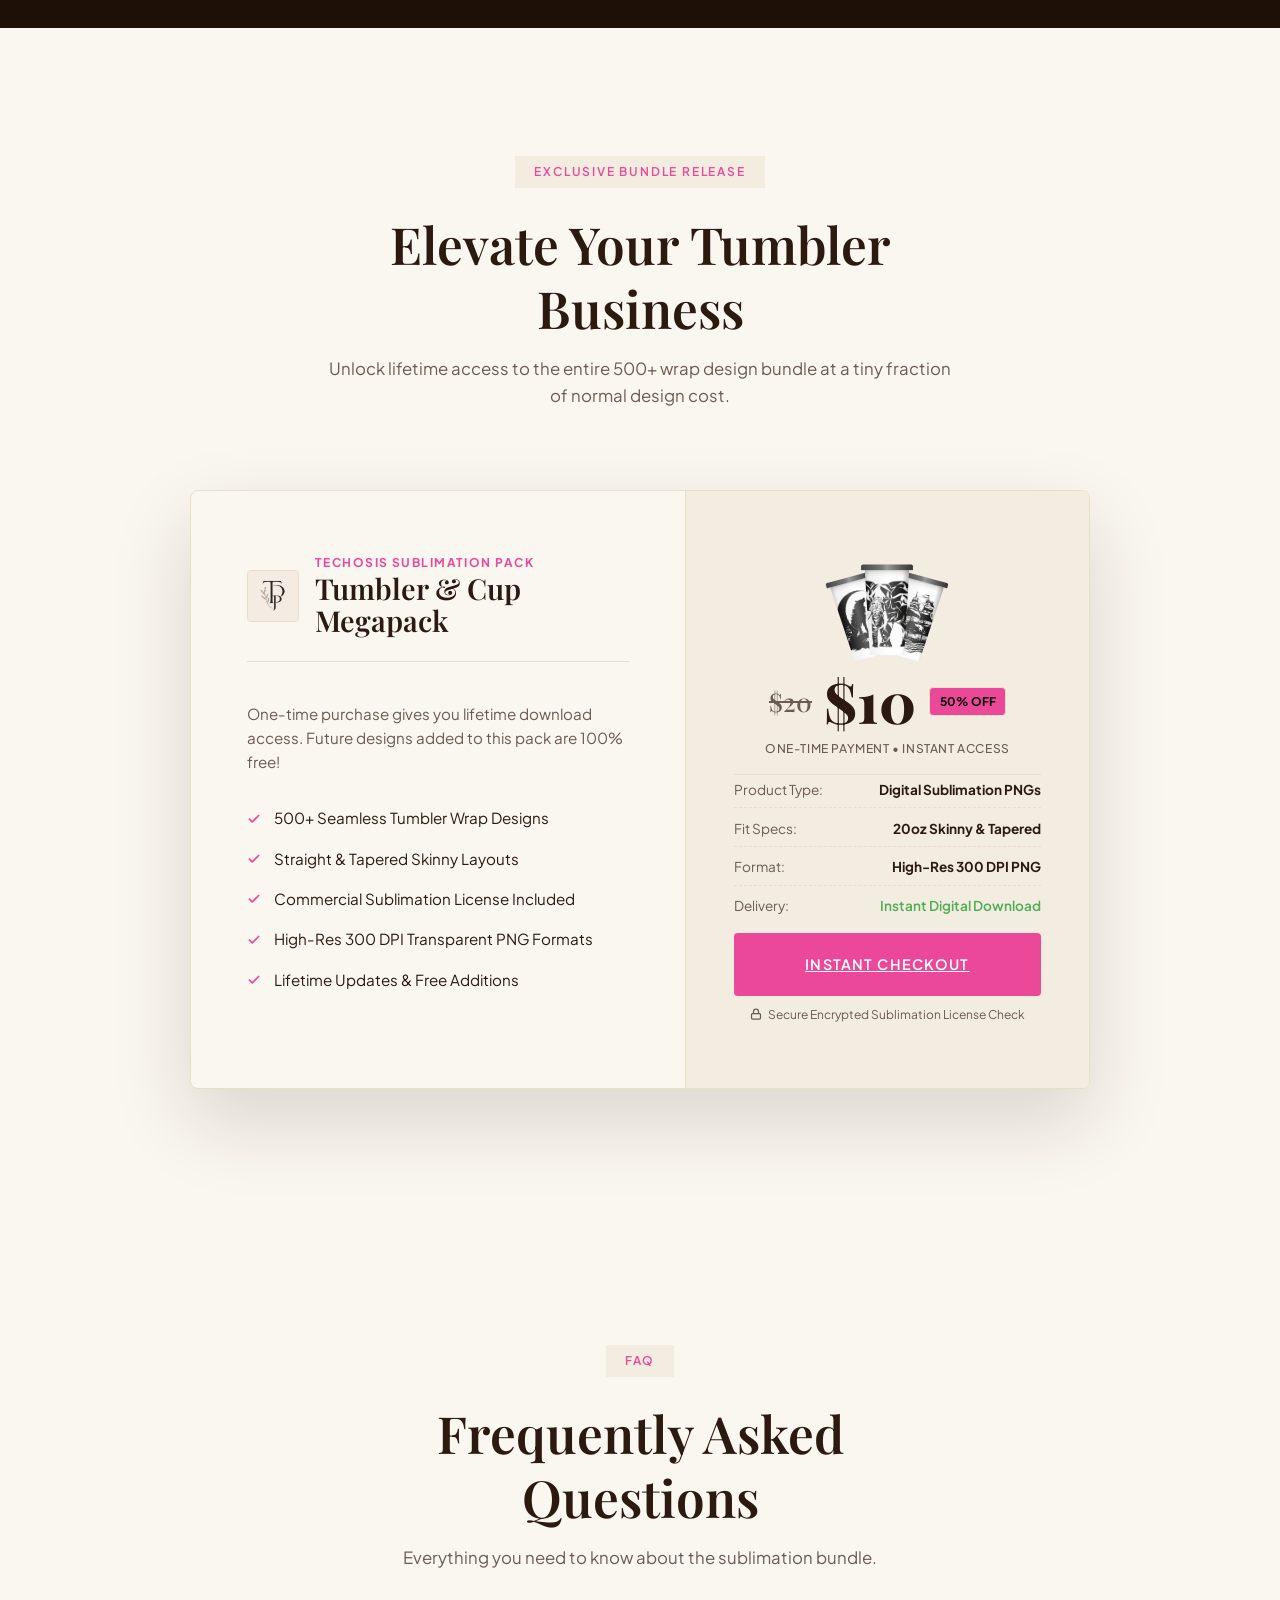
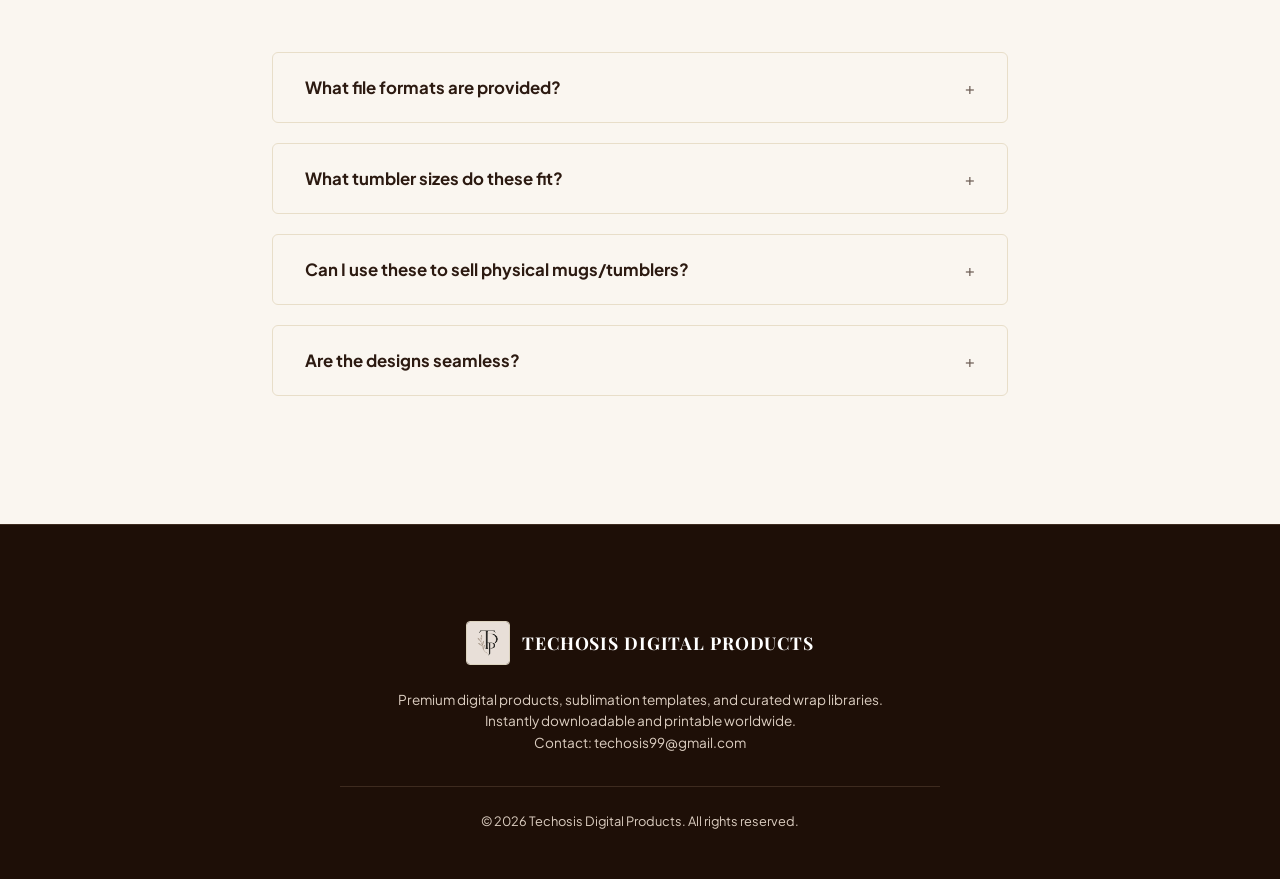
<file: cup.html>
<!DOCTYPE html>
<html lang="en">
<head>
  <meta charset="UTF-8">
  <meta name="viewport" content="width=device-width, initial-scale=1.0">
  <title>TECHOSIS DIGITAL PRODUCTS | Premium Printable Cup Art & Tumbler Wraps</title>
  <meta name="description" content="Instantly download the complete collection of 500+ premium digital cup art designs and tumbler wraps from TECHOSIS DIGITAL PRODUCTS. High-resolution, beautifully crafted, ready for sublimation printing.">
  <link rel="icon" type="image/png" href="companylogo.png">
  <link rel="stylesheet" href="cup-v2.css">
  <script>
    // Theme setter (cozy light by default, mocha dark option)
    document.documentElement.setAttribute('data-theme', localStorage.getItem('cup-theme') || 'light');
  </script>
</head>
<body>

  <!-- --- Header / Navigation --- -->
  <header class="navbar">
    <div class="scroll-progress-bar" id="scroll-progress"></div>
    <div class="container nav-container">
      <a href="#" class="logo">
        <img src="companylogo.png" alt="Techosis Digital Products Logo" class="logo-img">
        <span class="logo-text">TECHOSIS DIGITAL PRODUCTS</span>
      </a>
      <nav class="nav-links">
        <a href="#collections" class="nav-link">Collections</a>
        <a href="#visualizer-section" class="nav-link">Tumbler Preview</a>
        <a href="#how-it-works" class="nav-link">How It Works</a>
        <a href="#purchase" class="btn-nav-cta">Get the Wrap Pack</a>
        <button id="theme-toggle" class="theme-toggle-btn" aria-label="Toggle Theme">
          <svg class="theme-icon-moon" width="16" height="16" viewBox="0 0 24 24" fill="none" stroke="currentColor" stroke-width="2"><path d="M21 12.79A9 9 0 1 1 11.21 3 7 7 0 0 0 21 12.79z"/></svg>
          <svg class="theme-icon-sun" width="16" height="16" viewBox="0 0 24 24" fill="none" stroke="currentColor" stroke-width="2" style="display: none;"><circle cx="12" cy="12" r="5"/><line x1="12" y1="1" x2="12" y2="3"/><line x1="12" y1="21" x2="12" y2="23"/><line x1="4.22" y1="4.22" x2="5.64" y2="5.64"/><line x1="18.36" y1="18.36" x2="19.78" y2="19.78"/><line x1="1" y1="12" x2="3" y2="12"/><line x1="21" y1="12" x2="23" y2="12"/><line x1="4.22" y1="19.78" x2="5.64" y2="18.36"/><line x1="18.36" y1="5.64" x2="19.78" y2="4.22"/></svg>
        </button>
      </nav>
    </div>
  </header>

  <!-- --- Hero Section --- -->
  <section class="hero">
    <div class="container hero-grid grid">
      <div class="hero-content">
        <span class="badge reveal-on-scroll stagger-1">Premium Sublimation Library</span>
        <h1 class="hero-title reveal-on-scroll stagger-2">Elevate Every Sip <br>With <span class="text-italic text-coffee">Designer Wraps</span></h1>
        <p class="hero-description reveal-on-scroll stagger-3">
          Instantly download 500+ premium cup art designs and tumbler wraps. High-resolution, professional graphics crafted perfectly for 20oz skinny tumblers, coffee mugs, and cups.
        </p>
        <div class="hero-ctas reveal-on-scroll stagger-4">
          <a href="#purchase" class="btn btn-primary btn-lg pulse-button">Get 500+ Wraps for $10</a>
          <a href="#visualizer-section" class="btn btn-outline btn-lg">Live Tumbler Preview</a>
        </div>
        <div class="hero-stats reveal-on-scroll stagger-5">
          <div class="hero-stat-item">
            <span class="stat-num">500+</span>
            <span class="stat-label">Unique Wraps</span>
          </div>
          <div class="hero-stat-item">
            <span class="stat-num">300 DPI</span>
            <span class="stat-label">Ultra-Crisp Sublimation</span>
          </div>
          <div class="hero-stat-item">
            <span class="stat-num">20oz Skinny</span>
            <span class="stat-label">Perfect Fit & Scale</span>
          </div>
        </div>
      </div>
      
      <div class="hero-showcase reveal-right">
        <div class="showcase-grid">
          <!-- Tumbler 1 -->
          <div class="showcase-item">
            <div class="tumbler-mockup">
              <div class="tumbler-lid"></div>
              <div class="tumbler-body">
                <img src="cup-download%20-%202026-07-02T150952.682.jpg" class="tumbler-art" alt="Vintage Forest Owl Tumbler">
                <div class="tumbler-shading"></div>
              </div>
              <div class="tumbler-shadow"></div>
              <span class="mockup-tag">Vintage Forest Owl</span>
            </div>
          </div>
          <!-- Tumbler 2 -->
          <div class="showcase-item second-item">
            <div class="tumbler-mockup">
              <div class="tumbler-lid"></div>
              <div class="tumbler-body">
                <img src="cup-download%20-%202026-07-02T144438.308.jpg" class="tumbler-art" alt="Golden Phoenix Tumbler">
                <div class="tumbler-shading"></div>
              </div>
              <div class="tumbler-shadow"></div>
              <span class="mockup-tag">Golden Phoenix Rising</span>
            </div>
          </div>
        </div>
      </div>
    </div>
  </section>

  <!-- --- Trust Banner --- -->
  <section class="trust-banner">
    <div class="container trust-flex">
      <div class="trust-item">
        <div class="trust-icon">
          <svg width="20" height="20" viewBox="0 0 24 24" fill="none" stroke="currentColor" stroke-width="2" stroke-linecap="round" stroke-linejoin="round">
            <path d="M18 8h1a4 4 0 0 1 0 8h-1"></path>
            <path d="M2 8h16v9a4 4 0 0 1-4 4H6a4 4 0 0 1-4-4V8z"></path>
            <line x1="6" y1="2" x2="6" y2="4"></line>
            <line x1="10" y1="2" x2="10" y2="4"></line>
            <line x1="14" y1="2" x2="14" y2="4"></line>
          </svg>
        </div>
        <div class="trust-text">
          <h4>Cohesive Aesthetics</h4>
          <p>Carefully curated for mugs, cups & tumblers</p>
        </div>
      </div>
      <div class="trust-item">
        <div class="trust-icon">
          <svg width="20" height="20" viewBox="0 0 24 24" fill="none" stroke="currentColor" stroke-width="2" stroke-linecap="round" stroke-linejoin="round">
            <polygon points="13 2 3 14 12 14 11 22 21 10 12 10 13 2"></polygon>
          </svg>
        </div>
        <div class="trust-text">
          <h4>Instant PNG Download</h4>
          <p>Start printing and sublimating immediately</p>
        </div>
      </div>
      <div class="trust-item">
        <div class="trust-icon">
          <svg width="20" height="20" viewBox="0 0 24 24" fill="none" stroke="currentColor" stroke-width="2" stroke-linecap="round" stroke-linejoin="round">
            <path d="M12 22s8-4 8-10V5l-8-3-8 3v7c0 6 8 10 8 10z"></path>
          </svg>
        </div>
        <div class="trust-text">
          <h4>Sublimation License</h4>
          <p>Print and sell physical tumblers commercially</p>
        </div>
      </div>
    </div>
  </section>

  <!-- --- Collections Tab Section --- -->
  <section id="collections" class="section">
    <div class="container text-center section-header reveal-on-scroll">
      <span class="badge">Explore the Product Collections</span>
      <h2 class="section-title">The Complete Curated Library</h2>
      <p class="section-subtitle">Browse through 500+ stunning designs sorted cleanly into distinct physical collections for every personality, beverage brand, boutique retail store, or custom project.</p>
    </div>
    
    <div class="container">
      <div class="tabs-container reveal-on-scroll stagger-1">
        <button class="tab-btn active" data-category="all">All Products</button>
        <button class="tab-btn" data-category="wildlife">Wildlife & Animals</button>
        <button class="tab-btn" data-category="nautical">Nautical & Adventure</button>
        <button class="tab-btn" data-category="vintage">Vintage Wonders</button>
        <button class="tab-btn" data-category="botanical">Botanical & Cozy</button>
        <button class="tab-btn" data-category="fantasy">Mythical & Fantasy</button>
      </div>

      <div class="collection-grid grid">
        <!-- Rendered dynamically in JS -->
      </div>

      <div class="text-center reveal-on-scroll" style="margin-top: 4rem;">
        <p style="color: var(--color-text-muted); font-size: 0.95rem; margin-bottom: 1.5rem;">Print-ready high-resolution files formatted for instant transfers.</p>
        <a href="#purchase" class="btn btn-primary btn-lg">Secure the Entire Library</a>
      </div>
    </div>
  </section>

  <!-- --- Interactive Tumbler Visualizer Section --- -->
  <section id="visualizer-section" class="section section-secondary">
    <div class="container section-header text-center reveal-on-scroll">
      <span class="badge">Interactive Mockup Previewer</span>
      <h2 class="section-title">Preview Your Next Product</h2>
      <p class="section-subtitle">Select a design below to preview how it looks styled realistically on its premium mockup container with realistic shadows.</p>
    </div>

    <div class="container visualizer-layout">
      <!-- Left Side: Viewport Room -->
      <div class="visualizer-room reveal-left cup-active">
        <!-- Mockup Type Switcher -->
        <div class="mockup-switcher">
          <button class="mockup-btn active" data-mockup="tapered">Tapered Tumbler</button>
          <button class="mockup-btn" data-mockup="straight">Straight Tumbler</button>
          <button class="mockup-btn" data-mockup="mug">Ceramic Mug</button>
          <button class="mockup-btn" data-mockup="glass">Glass Can</button>
        </div>
        <div class="visualizer-mockup-wrapper">
          <div class="tumbler-mockup large-mockup tapered-style">
            <div class="tumbler-lid"></div>
            <div class="tumbler-body">
              <img src="cup-download%20-%202026-07-02T151241.128.jpg" class="tumbler-art" id="visualizer-cup-img" alt="Sublimation Wrap Preview">
              <div class="tumbler-shading"></div>
            </div>
            <div class="tumbler-shadow"></div>
          </div>
        </div>
      </div>

      <!-- Right Side: Sidebar Controls -->
      <div class="visualizer-controls reveal-right">
        <h3 style="font-size: 1.8rem; margin-bottom: 0.5rem;" id="active-wrap-title">Midnight Howling Wolf</h3>
        <p style="color: var(--color-accent); font-weight: 600; font-size: 0.85rem; text-transform: uppercase; letter-spacing: 0.1em; margin-bottom: 1.5rem;" id="active-wrap-category">Wildlife & Animals</p>
        
        <p style="color: var(--color-text-muted); font-size: 0.95rem; margin-bottom: 2rem;">
          Each design is presented professionally in its native form factor, ensuring a perfect fit and high-converting commercial appeal.
        </p>

        <div class="visualizer-selector">
          <!-- Option 1 -->
          <button class="visualizer-option active" data-src="cup-download%20-%202026-07-02T151241.128.jpg" data-title="Midnight Howling Wolf" data-category="Wildlife & Animals" data-type="cup">
            <div class="option-thumb">
              <img src="cup-download%20-%202026-07-02T151241.128.jpg" alt="Option Thumb">
            </div>
            <div class="option-text">
              <h4>Midnight Howling Wolf</h4>
              <p>Wildlife & Animals</p>
            </div>
          </button>

          <!-- Option 2 -->
          <button class="visualizer-option" data-src="cup-download%20-%202026-07-02T151727.785.jpg" data-title="Ornate Mandala Elephant" data-category="Wildlife & Animals" data-type="cup">
            <div class="option-thumb">
              <img src="cup-download%20-%202026-07-02T151727.785.jpg" alt="Option Thumb">
            </div>
            <div class="option-text">
              <h4>Ornate Mandala Elephant</h4>
              <p>Wildlife & Animals</p>
            </div>
          </button>

          <!-- Option 3 -->
          <button class="visualizer-option" data-src="cup-download%20-%202026-07-02T150743.331.jpg" data-title="Majestic Sailing Galleon" data-category="Nautical & Adventure" data-type="cup">
            <div class="option-thumb">
              <img src="cup-download%20-%202026-07-02T150743.331.jpg" alt="Option Thumb">
            </div>
            <div class="option-text">
              <h4>Majestic Sailing Galleon</h4>
              <p>Nautical & Adventure</p>
            </div>
          </button>

          <!-- Option 4 -->
          <button class="visualizer-option" data-src="cup-download%20-%202026-07-02T150036.289.jpg" data-title="Imperial Eastern Dragon" data-category="Mythical & Fantasy" data-type="cup">
            <div class="option-thumb">
              <img src="cup-download%20-%202026-07-02T150036.289.jpg" alt="Option Thumb">
            </div>
            <div class="option-text">
              <h4>Imperial Eastern Dragon</h4>
              <p>Mythical & Fantasy</p>
            </div>
          </button>
        </div>
      </div>
    </div>
  </section>

  <!-- --- How It Works Section --- -->
  <section id="how-it-works" class="section">
    <div class="container section-header text-center reveal-on-scroll">
      <span class="badge">Simple Process</span>
      <h2 class="section-title">How To Print and Use</h2>
      <p class="section-subtitle">Creating bespoke, professional-grade drinkware takes three simple steps.</p>
    </div>

    <div class="container step-grid grid">
      <!-- Step 1 -->
      <div class="step-card reveal-on-scroll stagger-1">
        <span class="step-num-big">01</span>
        <div class="step-content">
          <h3 class="step-title">Download Instantly</h3>
          <p class="step-desc">
            Get high-resolution PNG sublimation wraps immediately on the checkout page after purchase.
          </p>
        </div>
      </div>

      <!-- Step 2 -->
      <div class="step-card reveal-on-scroll stagger-2">
        <span class="step-num-big">02</span>
        <div class="step-content">
          <h3 class="step-title">Print at Home</h3>
          <p class="step-desc">
            Print the designs on sublimation paper using your home printer or any local print shop.
          </p>
        </div>
      </div>

      <!-- Step 3 -->
      <div class="step-card reveal-on-scroll stagger-3">
        <span class="step-num-big">03</span>
        <div class="step-content">
          <h3 class="step-title">Use Anywhere</h3>
          <p class="step-desc">
            Wrap tightly around your favorite cups, mugs, or tumblers, apply heat, and enjoy your custom drinkware.
          </p>
        </div>
      </div>
    </div>
  </section>

  <!-- --- What You Receive Section --- -->
  <section class="section section-dark">
    <div class="container features-layout grid">
      <div class="reveal-left">
        <span class="badge badge-dark">Complete Inclusions</span>
        <h2 class="section-title">What You Receive Upon Purchase</h2>
        <p style="color: var(--color-text-light-muted); font-size: 1.1rem; font-weight: 300; margin-bottom: 2.5rem;">
          Your purchase grants lifetime access to our secure cloud repository containing the entire cup wrap library. Everything is sorted and ready for immediate printing.
        </p>
        <a href="#purchase" class="btn btn-primary btn-lg">Secure Instant Access</a>
      </div>

      <div class="features-list reveal-right">
        <!-- Feature 1 -->
        <div class="feature-item">
          <div class="feature-icon-box">
            <svg width="22" height="22" viewBox="0 0 24 24" fill="none" stroke="currentColor" stroke-width="2" stroke-linecap="round" stroke-linejoin="round">
              <path d="M14 2H6a2 2 0 0 0-2 2v16a2 2 0 0 0 2 2h12a2 2 0 0 0 2-2V8z"></path>
              <polyline points="14 2 14 8 20 8"></polyline>
              <line x1="12" y1="18" x2="12" y2="12"></line>
              <polyline points="9 15 12 18 15 15"></polyline>
            </svg>
          </div>
          <div class="feature-content">
            <h3>500+ High-Resolution Sublimation PNGs</h3>
            <p>Exported at 300 DPI, measuring 9.3" x 8.2" for seamless full wraps. Crisp boundaries, no noise.</p>
          </div>
        </div>

        <!-- Feature 2 -->
        <div class="feature-item">
          <div class="feature-icon-box">
            <svg width="22" height="22" viewBox="0 0 24 24" fill="none" stroke="currentColor" stroke-width="2" stroke-linecap="round" stroke-linejoin="round">
              <rect x="3" y="3" width="18" height="18" rx="2" ry="2"></rect>
              <line x1="9" y1="3" x2="9" y2="21"></line>
              <line x1="15" y1="3" x2="15" y2="21"></line>
              <line x1="3" y1="9" x2="21" y2="9"></line>
              <line x1="3" y1="15" x2="21" y2="15"></line>
            </svg>
          </div>
          <div class="feature-content">
            <h3>Straight & Tapered Mockup Formats</h3>
            <p>Every design includes both a straight rectangular PNG and a curved tapered PNG to fit tapered tumbler shapes perfectly.</p>
          </div>
        </div>

        <!-- Feature 3 -->
        <div class="feature-item">
          <div class="feature-icon-box">
            <svg width="22" height="22" viewBox="0 0 24 24" fill="none" stroke="currentColor" stroke-width="2" stroke-linecap="round" stroke-linejoin="round">
              <path d="M17 8H6a1 1 0 0 0-1 1v9a4 4 0 0 0 4 4h4a4 4 0 0 0 4-4V9a1 1 0 0 0-1-1z"></path>
              <path d="M17 11h2a2 2 0 0 1 2 2v2a2 2 0 0 1-2 2h-2"></path>
              <path d="M9 2v3"></path>
              <path d="M13 2v3"></path>
            </svg>
          </div>
          <div class="feature-content">
            <h3>Ceramic Mug Templates</h3>
            <p>Includes pre-cropped 11oz and 15oz coffee mug layout files with centering guides for perfect graphic placement.</p>
          </div>
        </div>

        <!-- Feature 4 -->
        <div class="feature-item">
          <div class="feature-icon-box">
            <svg width="22" height="22" viewBox="0 0 24 24" fill="none" stroke="currentColor" stroke-width="2" stroke-linecap="round" stroke-linejoin="round">
              <rect x="3" y="4" width="18" height="16" rx="2"></rect>
              <line x1="16" y1="2" x2="16" y2="4"></line>
              <line x1="8" y1="2" x2="8" y2="4"></line>
              <path d="M12 9a2.5 2.5 0 0 0-2 2.5c0 1.5 2 2.5 2 2.5s2 1 2 2.5A2.5 2.5 0 0 1 12 19"></path>
              <line x1="12" y1="7" x2="12" y2="9"></line>
              <line x1="12" y1="19" x2="12" y2="21"></line>
            </svg>
          </div>
          <div class="feature-content">
            <h3>Unlimited Commercial License</h3>
            <p>Create and sell physical tumblers, mugs, or cups in your online store, boutique shop, or local craft fairs.</p>
          </div>
        </div>
      </div>
    </div>
  </section>

  <!-- --- Pricing Section --- -->
  <section id="purchase" class="section">
    <div class="container section-header text-center reveal-on-scroll">
      <span class="badge">Exclusive Bundle Release</span>
      <h2 class="section-title">Elevate Your Tumbler Business</h2>
      <p class="section-subtitle">Unlock lifetime access to the entire 500+ wrap design bundle at a tiny fraction of normal design cost.</p>
    </div>

    <div class="container">
      <div class="pricing-card-container reveal-on-scroll">
        <!-- Details Column -->
        <div class="pricing-info-pane">
          <div style="display: flex; align-items: center; gap: 1rem; margin-bottom: 2.5rem; border-bottom: 1px solid var(--color-border); padding-bottom: 1.5rem;">
            <img src="companylogo.png" alt="Techosis Digital Products Logo" style="height: 52px; width: auto; border-radius: 4px; border: 1px solid var(--color-border); background-color: var(--color-bg-primary);">
            <div>
              <h4 style="font-family: var(--font-sans); font-size: 0.75rem; text-transform: uppercase; letter-spacing: 0.12em; color: var(--color-accent); margin-bottom: 0.2rem; font-weight: 700;">Techosis Sublimation Pack</h4>
              <h3 style="font-family: var(--font-serif); font-size: 1.8rem; font-weight: 600; line-height: 1.1; color: var(--color-text-primary);">Tumbler & Cup Megapack</h3>
            </div>
          </div>
          <p style="color: var(--color-text-muted); font-size: 0.95rem; margin-bottom: 2rem;">
            One-time purchase gives you lifetime download access. Future designs added to this pack are 100% free!
          </p>
          <div class="price-stack">
            <div class="price-item">
              <span class="price-icon" style="display: flex; align-items: center; justify-content: center;">
                <svg width="14" height="14" viewBox="0 0 24 24" fill="none" stroke="currentColor" stroke-width="3" stroke-linecap="round" stroke-linejoin="round">
                  <polyline points="20 6 9 17 4 12"></polyline>
                </svg>
              </span>
              <span>500+ Seamless Tumbler Wrap Designs</span>
            </div>
            <div class="price-item">
              <span class="price-icon" style="display: flex; align-items: center; justify-content: center;">
                <svg width="14" height="14" viewBox="0 0 24 24" fill="none" stroke="currentColor" stroke-width="3" stroke-linecap="round" stroke-linejoin="round">
                  <polyline points="20 6 9 17 4 12"></polyline>
                </svg>
              </span>
              <span>Straight & Tapered Skinny Layouts</span>
            </div>
            <div class="price-item">
              <span class="price-icon" style="display: flex; align-items: center; justify-content: center;">
                <svg width="14" height="14" viewBox="0 0 24 24" fill="none" stroke="currentColor" stroke-width="3" stroke-linecap="round" stroke-linejoin="round">
                  <polyline points="20 6 9 17 4 12"></polyline>
                </svg>
              </span>
              <span>Commercial Sublimation License Included</span>
            </div>
            <div class="price-item">
              <span class="price-icon" style="display: flex; align-items: center; justify-content: center;">
                <svg width="14" height="14" viewBox="0 0 24 24" fill="none" stroke="currentColor" stroke-width="3" stroke-linecap="round" stroke-linejoin="round">
                  <polyline points="20 6 9 17 4 12"></polyline>
                </svg>
              </span>
              <span>High-Res 300 DPI Transparent PNG Formats</span>
            </div>
            <div class="price-item">
              <span class="price-icon" style="display: flex; align-items: center; justify-content: center;">
                <svg width="14" height="14" viewBox="0 0 24 24" fill="none" stroke="currentColor" stroke-width="3" stroke-linecap="round" stroke-linejoin="round">
                  <polyline points="20 6 9 17 4 12"></polyline>
                </svg>
              </span>
              <span>Lifetime Updates & Free Additions</span>
            </div>
          </div>
        </div>

        <!-- Checkout Column -->
        <div class="pricing-checkout-pane">
          <!-- Tumbler Mockup Stack -->
          <div style="position: relative; height: 110px; margin-bottom: 0.5rem; display: flex; justify-content: center; align-items: center; width: 100%;">
            <div class="tumbler-mockup mini-mockup" style="transform: scale(0.32) rotate(-15deg) translateX(-90px); position: absolute; z-index: 1;">
              <div class="tumbler-lid"></div>
              <div class="tumbler-body"><img src="cup-download%20-%202026-07-02T151241.128.jpg" alt="Art"><div class="tumbler-shading"></div></div>
            </div>
            <div class="tumbler-mockup mini-mockup" style="transform: scale(0.32) rotate(15deg) translateX(90px); position: absolute; z-index: 2;">
              <div class="tumbler-lid"></div>
              <div class="tumbler-body"><img src="cup-download%20-%202026-07-02T150743.331.jpg" alt="Art"><div class="tumbler-shading"></div></div>
            </div>
            <div class="tumbler-mockup mini-mockup" style="transform: scale(0.35); position: absolute; z-index: 3;">
              <div class="tumbler-lid"></div>
              <div class="tumbler-body"><img src="cup-download%20-%202026-07-02T151727.785.jpg" alt="Art"><div class="tumbler-shading"></div></div>
            </div>
          </div>

          <div style="border-bottom: 1px solid var(--color-border); padding-bottom: 1rem; margin-bottom: 0.2rem; width: 100%; text-align: center; display: flex; flex-direction: column; align-items: center; justify-content: center;">
            <div style="display: flex; align-items: center; gap: 0.8rem; justify-content: center; margin-bottom: 0.2rem;">
              <span class="price-original" style="color: var(--color-text-muted); font-size: 1.6rem; font-weight: 500; font-family: var(--font-serif);">$20</span>
              <span class="price-sale" style="font-size: 3.5rem; font-weight: 800; font-family: var(--font-serif); color: var(--color-text-primary); line-height: 1;">$10</span>
              <span class="discount-badge" style="background-color: var(--color-accent); color: #000; font-size: 0.75rem; font-weight: 700; padding: 0.25rem 0.6rem; border-radius: 4px; font-family: var(--font-sans); text-transform: uppercase; border: 1.5px solid var(--color-border);">50% OFF</span>
            </div>
            <span style="font-family: var(--font-sans); font-size: 0.75rem; color: var(--color-text-muted); text-transform: uppercase; letter-spacing: 0.05em; font-weight: 500; margin-top: 0.4rem; display: block;">One-Time Payment &bull; Instant Access</span>
          </div>

          <div style="text-align: left; width: 100%; font-size: 0.85rem; display: flex; flex-direction: column; gap: 0.6rem; color: var(--color-text-muted); margin-bottom: 0.8rem; font-family: var(--font-sans);">
            <div style="display: flex; justify-content: space-between; border-bottom: 1px dashed var(--color-border); padding-bottom: 0.4rem;">
              <span>Product Type:</span>
              <strong style="color: var(--color-text-primary); font-family: var(--font-sans);">Digital Sublimation PNGs</strong>
            </div>
            <div style="display: flex; justify-content: space-between; border-bottom: 1px dashed var(--color-border); padding-bottom: 0.4rem;">
              <span>Fit Specs:</span>
              <strong style="color: var(--color-text-primary); font-family: var(--font-sans);">20oz Skinny & Tapered</strong>
            </div>
            <div style="display: flex; justify-content: space-between; border-bottom: 1px dashed var(--color-border); padding-bottom: 0.4rem;">
              <span>Format:</span>
              <strong style="color: var(--color-text-primary); font-family: var(--font-sans);">High-Res 300 DPI PNG</strong>
            </div>
            <div style="display: flex; justify-content: space-between; padding-bottom: 0.2rem;">
              <span>Delivery:</span>
              <strong style="color: #4CAF50; font-weight: 600; font-family: var(--font-sans);">Instant Digital Download</strong>
            </div>
          </div>

          <a href="https://techosisdesigns.gumroad.com/l/printablemugdesigns" target="_blank" class="btn btn-primary btn-lg pulse-button" style="width: 100%; margin-bottom: 0.5rem;">Instant Checkout</a>

          <div class="checkout-trust" style="margin-top: 0; width: 100%;">
            <div class="checkout-trust-row" style="font-size: 0.75rem; gap: 0.4rem; color: var(--color-text-muted); justify-content: center; display: flex; align-items: center;">
              <svg width="12" height="12" viewBox="0 0 24 24" fill="none" stroke="currentColor" stroke-width="2.5" stroke-linecap="round" stroke-linejoin="round" style="flex-shrink: 0;">
                <rect x="3" y="11" width="18" height="11" rx="2" ry="2"></rect>
                <path d="M7 11V7a5 5 0 0 1 10 0v4"></path>
              </svg>
              <span style="font-family: var(--font-sans);">Secure Encrypted Sublimation License Check</span>
            </div>
          </div>
        </div>
      </div>
    </div>
  </section>

  <!-- --- FAQ Section --- -->
  <section id="faqs" class="section">
    <div class="container section-header text-center reveal-on-scroll">
      <span class="badge">FAQ</span>
      <h2 class="section-title">Frequently Asked Questions</h2>
      <p class="section-subtitle">Everything you need to know about the sublimation bundle.</p>
    </div>

    <div class="container faq-container">
      <div class="faq-item">
        <button class="faq-trigger">
          <span class="faq-question">What file formats are provided?</span>
          <span class="faq-icon">+</span>
        </button>
        <div class="faq-content">
          <p class="faq-answer">
            You will receive high-resolution PNG files exported at 300 DPI, which is the industry standard for sublimation printing. These files have transparent background zones where needed, and solid wrap files for full-coverage prints.
          </p>
        </div>
      </div>

      <div class="faq-item">
        <button class="faq-trigger">
          <span class="faq-question">What tumbler sizes do these fit?</span>
          <span class="faq-icon">+</span>
        </button>
        <div class="faq-content">
          <p class="faq-answer">
            The designs are sized at 9.3" x 8.2" to fit standard 20oz skinny straight tumblers perfectly. We also include tapered templates for tapered tumblers, as well as mockups and sizes cropped for 11oz and 15oz ceramic coffee mugs.
          </p>
        </div>
      </div>

      <div class="faq-item">
        <button class="faq-trigger">
          <span class="faq-question">Can I use these to sell physical mugs/tumblers?</span>
          <span class="faq-icon">+</span>
        </button>
        <div class="faq-content">
          <p class="faq-answer">
            Yes, absolutely! The pack comes with an unlimited commercial license for printing on physical items. You can sell physical sublimation tumblers, cups, and mugs printed with these designs. You are not allowed to resell or redistribute the digital files themselves.
          </p>
        </div>
      </div>

      <div class="faq-item">
        <button class="faq-trigger">
          <span class="faq-question">Are the designs seamless?</span>
          <span class="faq-icon">+</span>
        </button>
        <div class="faq-content">
          <p class="faq-answer">
            Yes, the vast majority of our wraps are designed to be seamless (the left side aligns perfectly with the right side when wrapped around the cup) to ensure a flawless finish.
          </p>
        </div>
      </div>
    </div>
  </section>

  <!-- --- Footer --- -->
  <footer class="footer">
    <div class="container" style="display: flex; flex-direction: column; align-items: center; gap: 1.5rem;">
      <a href="#" class="logo" style="color: white; justify-content: center;">
        <img src="companylogo.png" alt="Techosis Digital Products Logo" class="logo-img" style="filter: brightness(0.95); background-color: white;">
        <span class="logo-text" style="color: white;">TECHOSIS DIGITAL PRODUCTS</span>
      </a>
      
      <p style="font-size: 0.85rem; color: var(--color-text-light-muted); max-width: 500px; line-height: 1.6; text-align: center;">
        Premium digital products, sublimation templates, and curated wrap libraries. Instantly downloadable and printable worldwide.<br>
        Contact: techosis99@gmail.com
      </p>

      <div style="border-top: 1px solid var(--color-border-dark); width: 100%; max-width: 600px; padding-top: 1.5rem; margin-top: 0.5rem; text-align: center;">
        <p style="font-size: 0.8rem; color: var(--color-text-light-muted);">&copy; 2026 Techosis Digital Products. All rights reserved.</p>
      </div>
    </div>
  </footer>

  <script src="cup.js"></script>
</body>
</html>
</file>
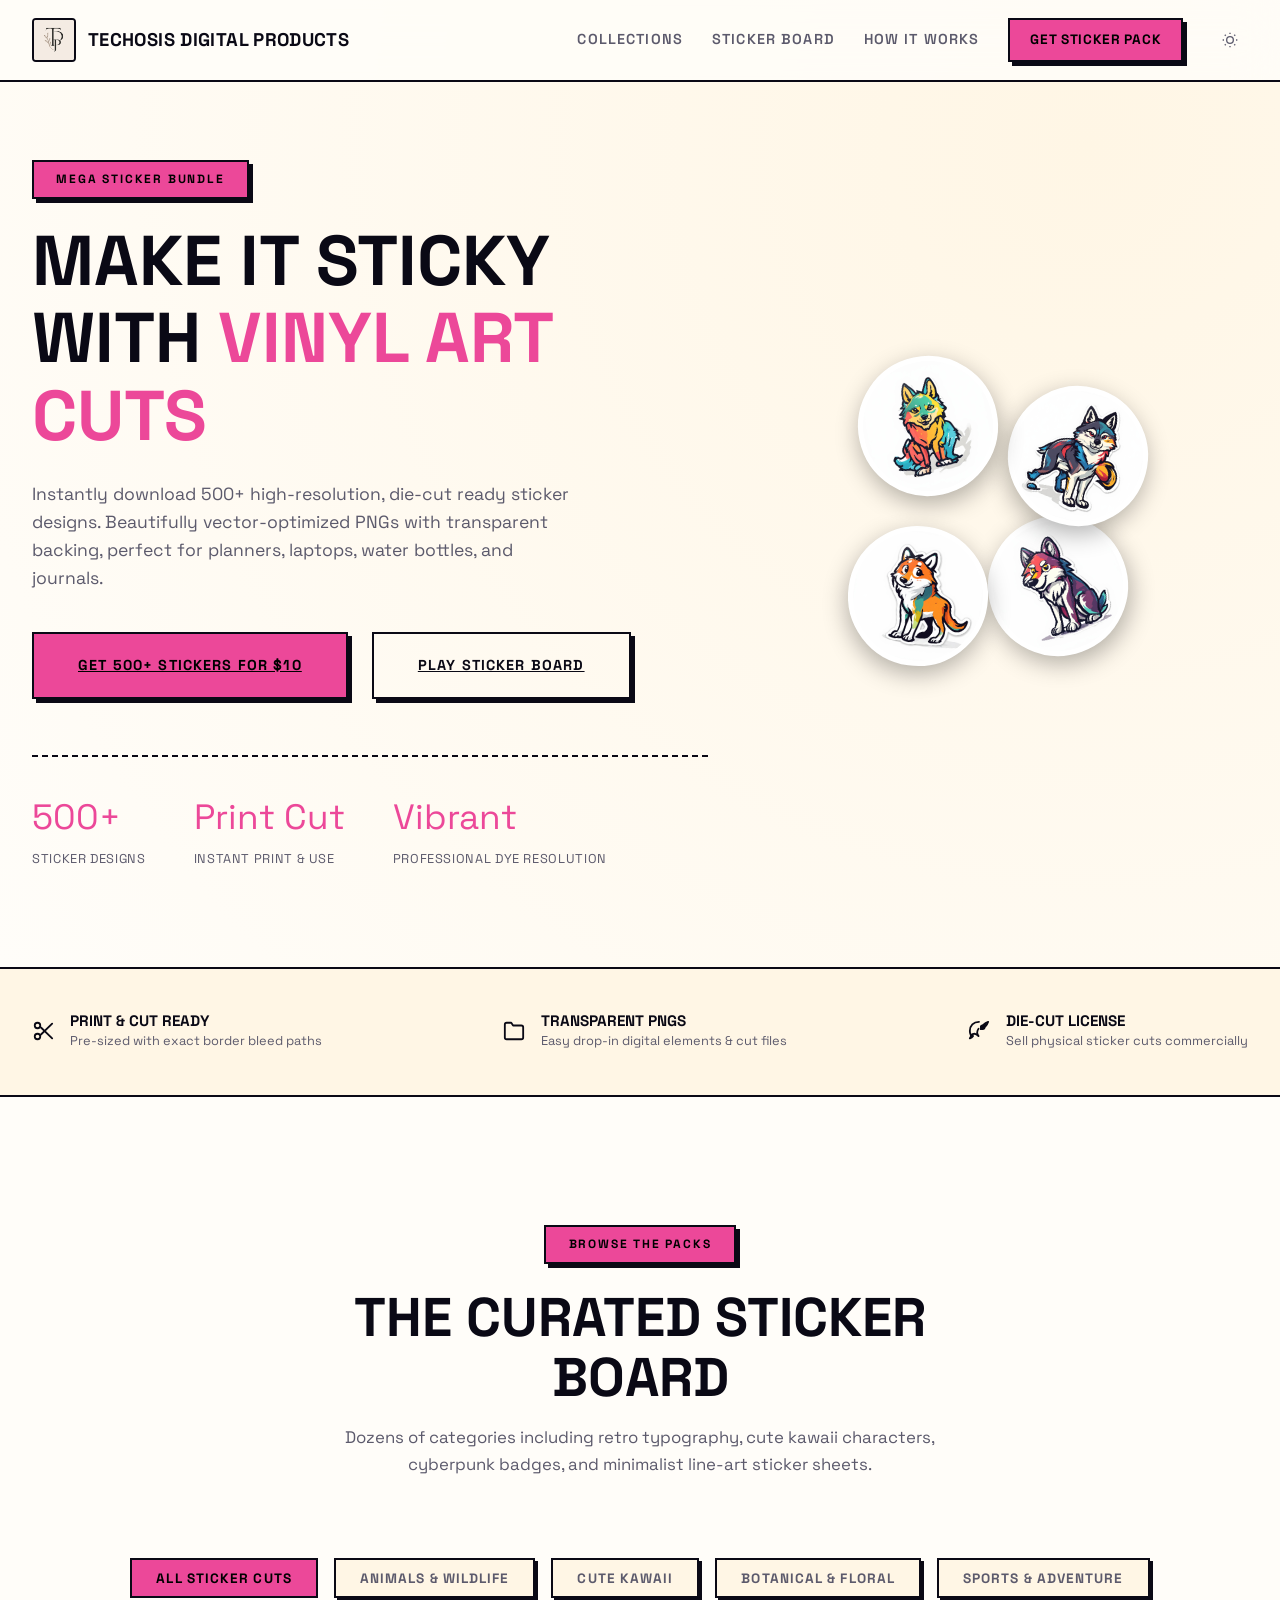
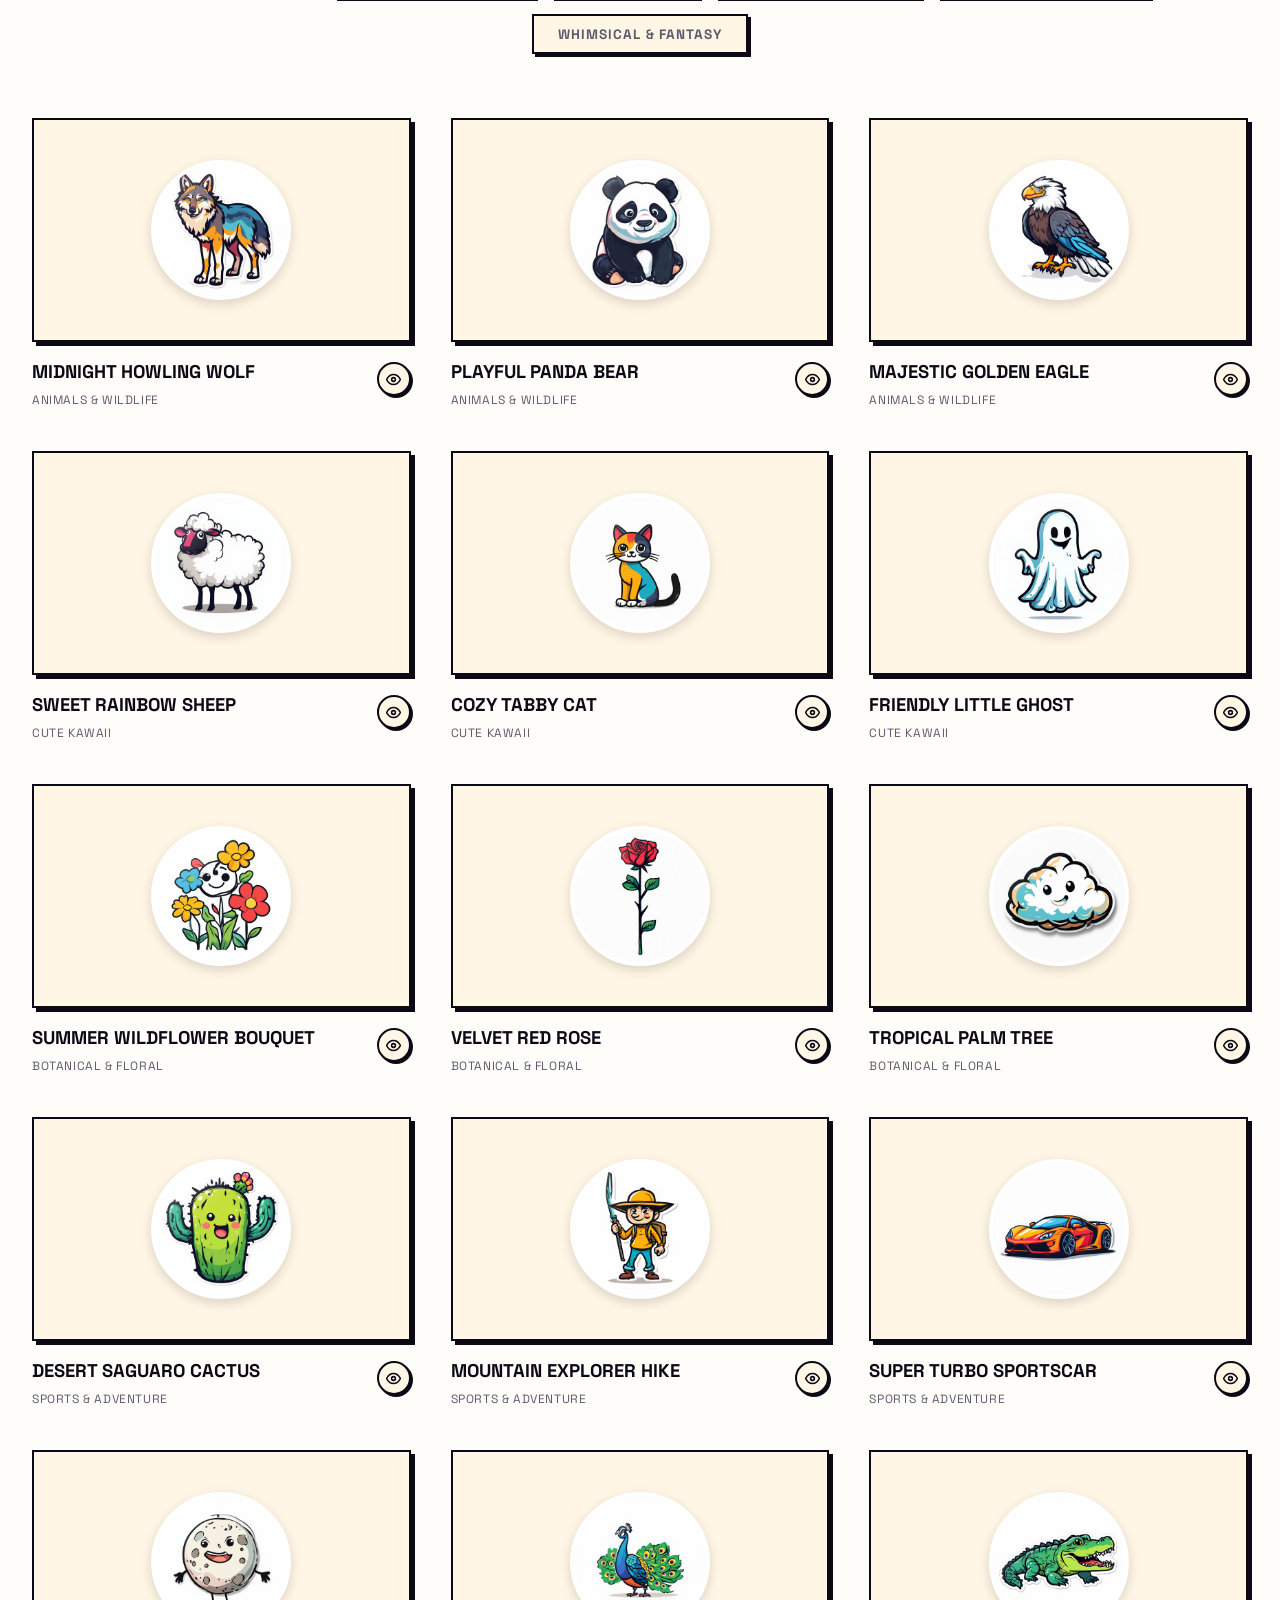
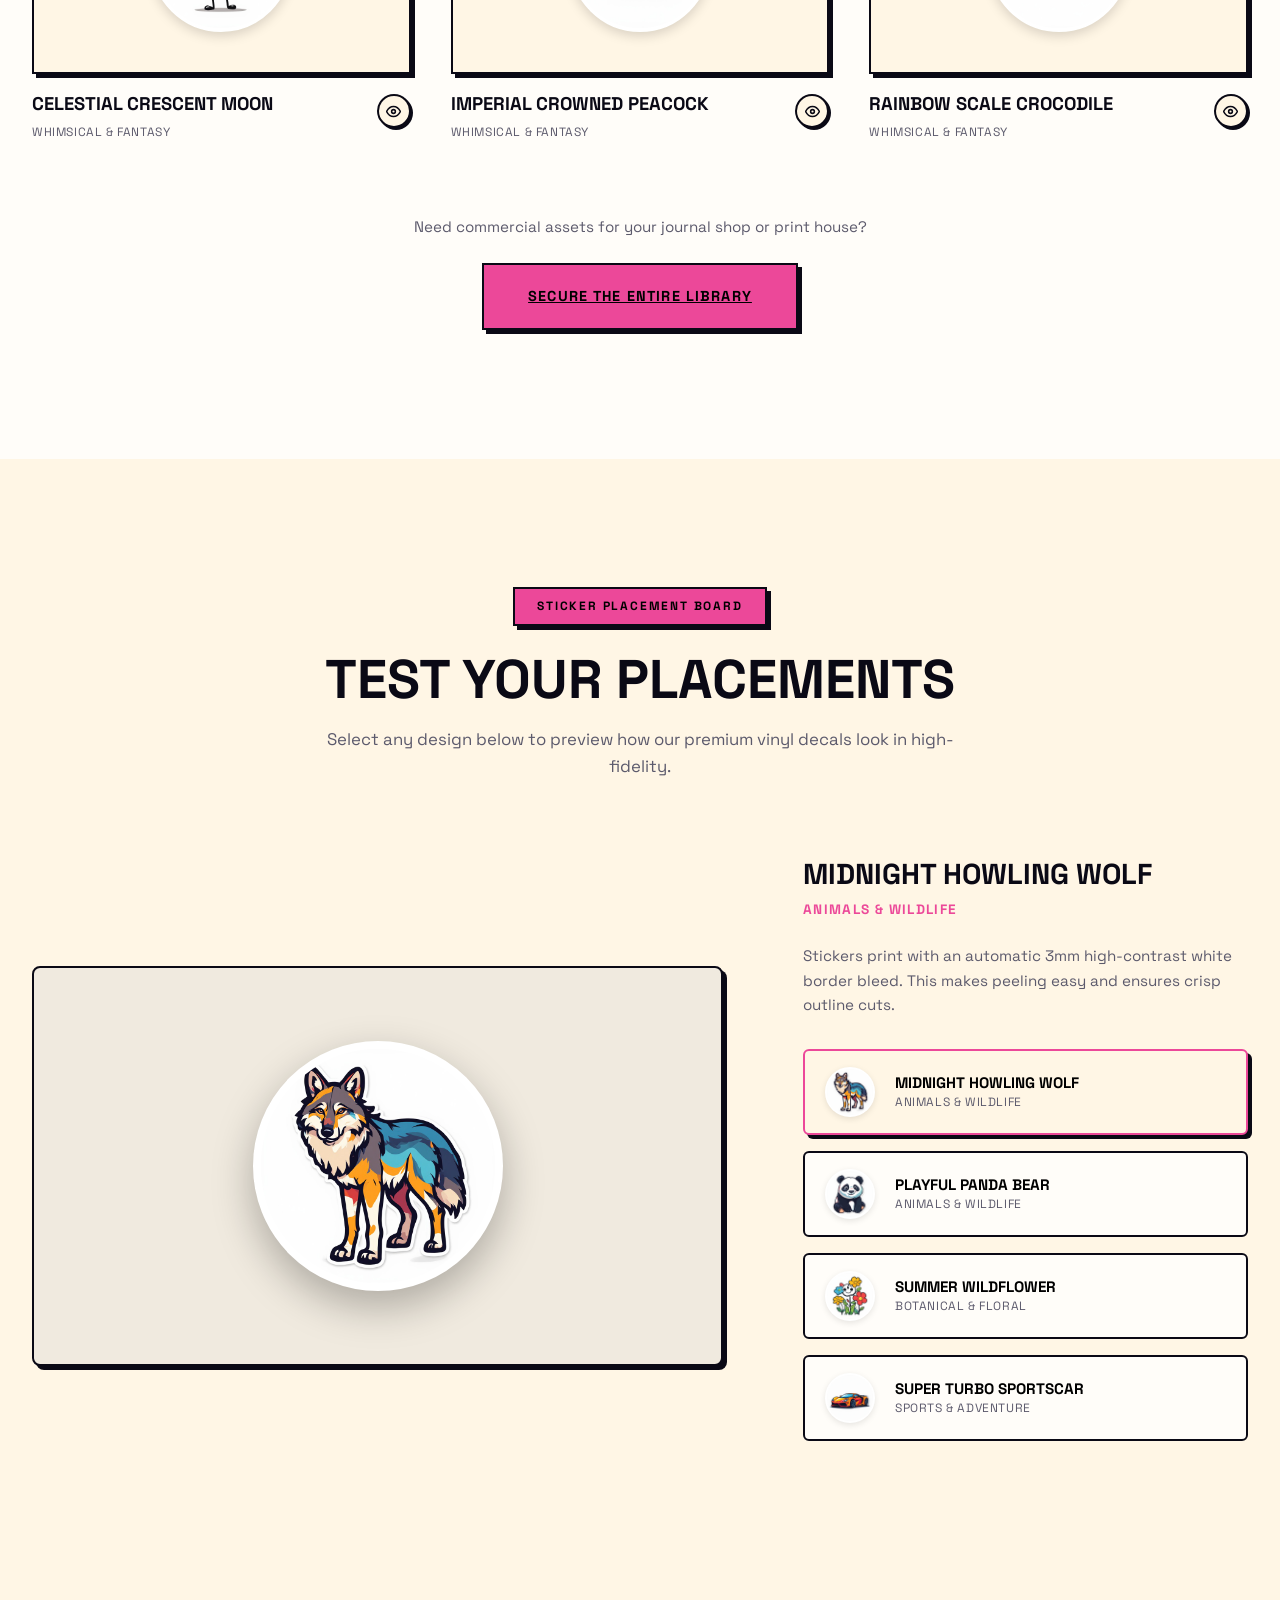
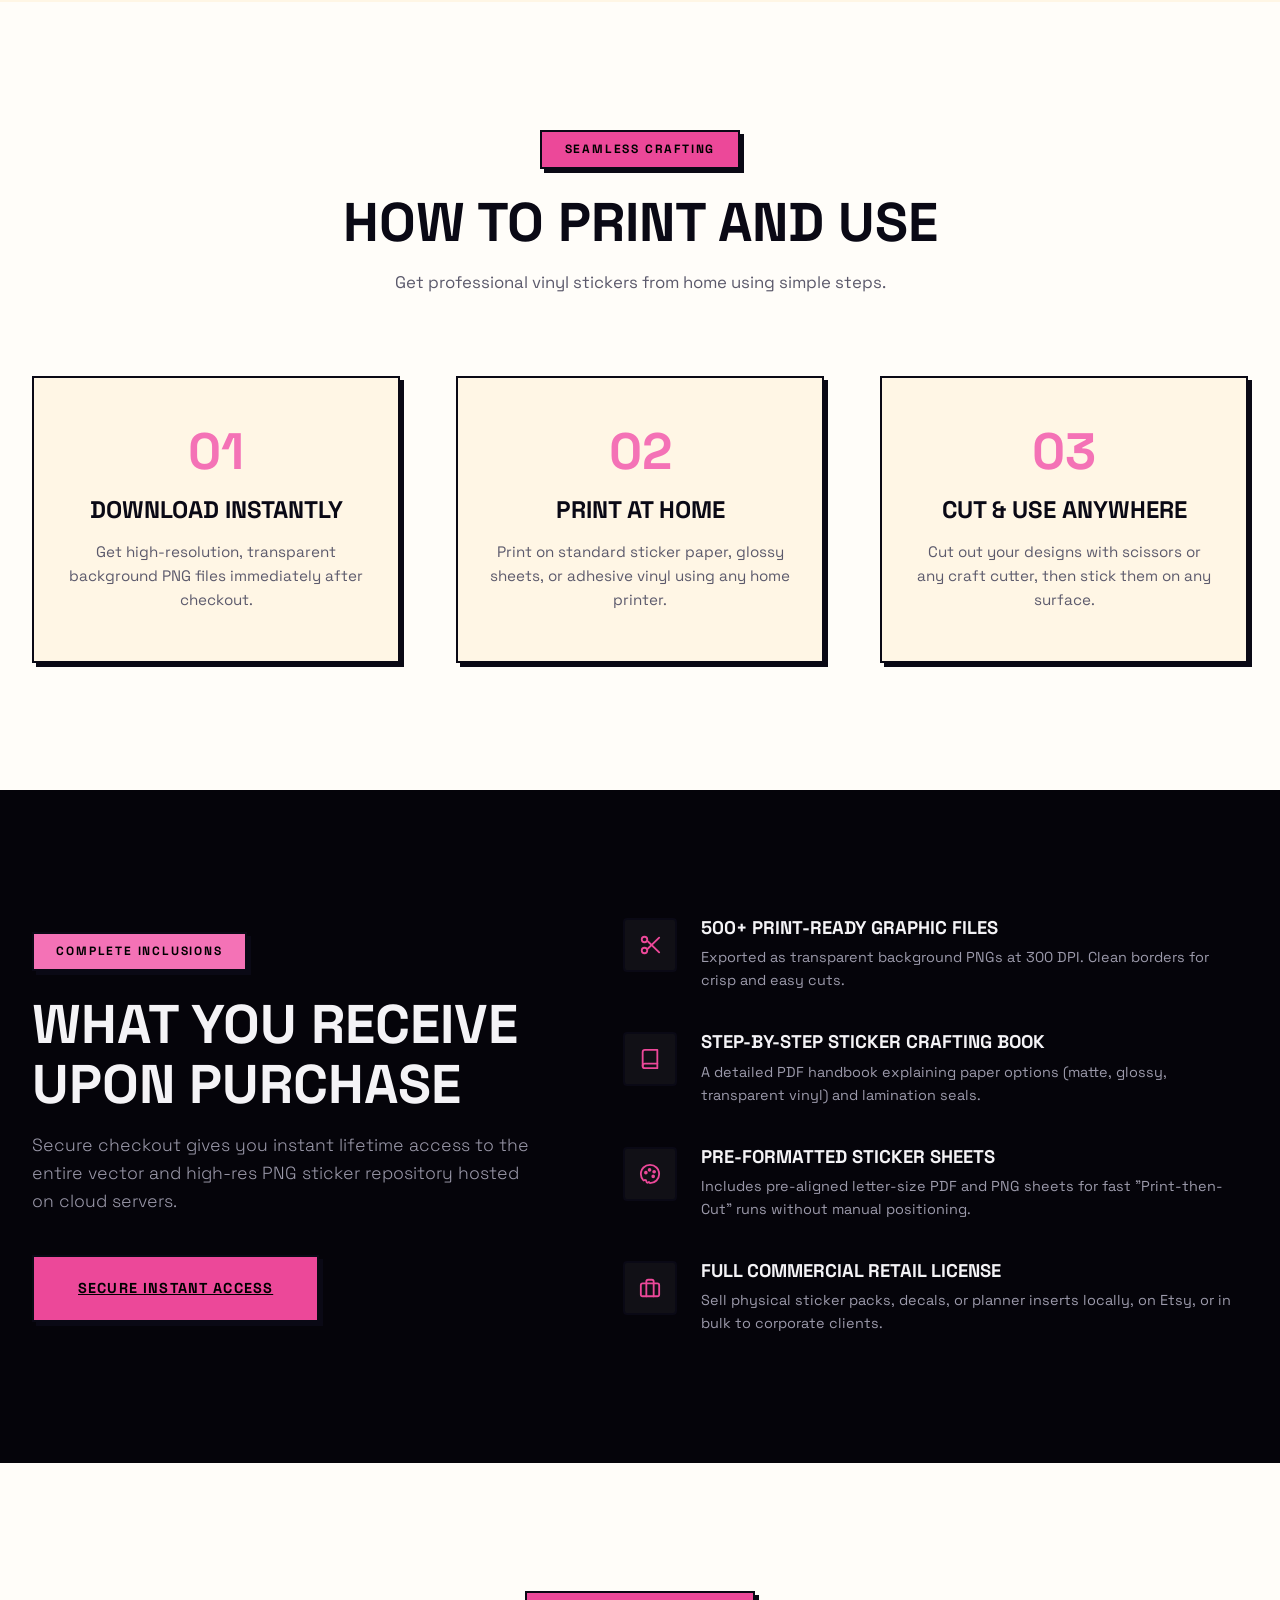
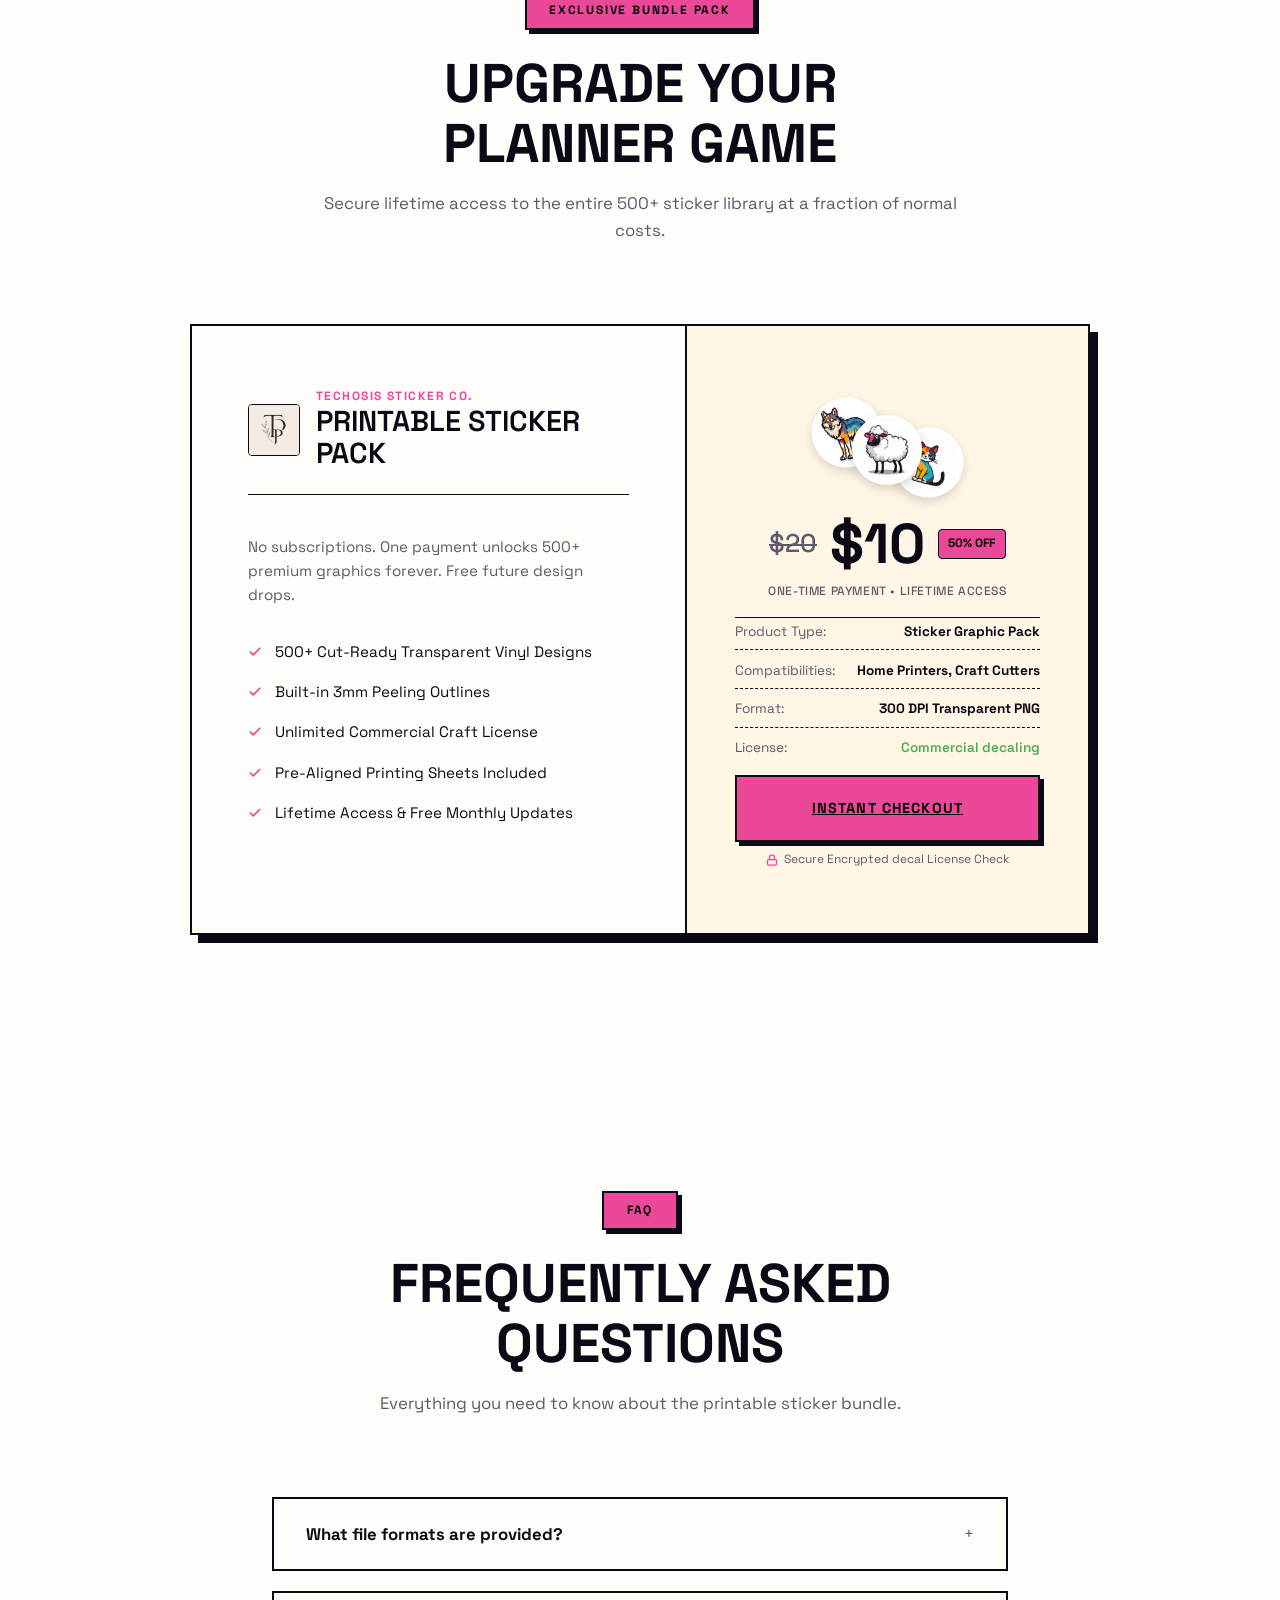
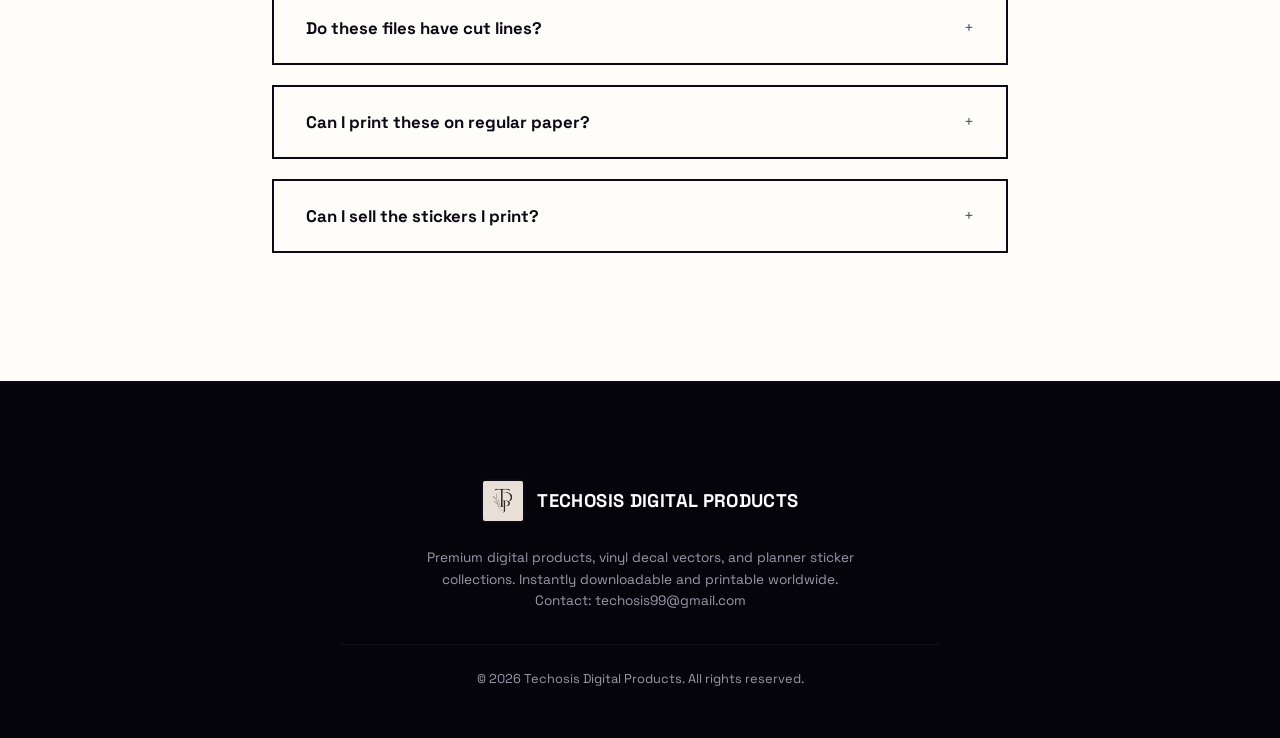
<file: stickers.html>
<!DOCTYPE html>
<html lang="en">
<head>
  <meta charset="UTF-8">
  <meta name="viewport" content="width=device-width, initial-scale=1.0">
  <title>TECHOSIS DIGITAL PRODUCTS | Premium Printable Vinyl Stickers Library</title>
  <meta name="description" content="Instantly download 500+ premium printable stickers from TECHOSIS DIGITAL PRODUCTS. High-quality vector PNG formats, ready for printing, cutting, and using anywhere you want.">
  <link rel="icon" type="image/png" href="companylogo.png">
  <link rel="stylesheet" href="stickers.css?v=1.7">
  <script>
    // Neobrutalist Dark/Light theme setup
    document.documentElement.setAttribute('data-theme', localStorage.getItem('sticker-theme') || 'light');
  </script>
</head>
<body>

  <!-- --- Header / Navigation Bar --- -->
  <header class="navbar">
    <div class="scroll-progress-bar" id="scroll-progress"></div>
    <div class="container nav-container">
      <a href="#" class="logo">
        <img src="companylogo.png" alt="Techosis Digital Products Logo" class="logo-img">
        <span class="logo-text">TECHOSIS DIGITAL PRODUCTS</span>
      </a>
      <nav class="nav-links">
        <a href="#collections" class="nav-link">Collections</a>
        <a href="#visualizer-section" class="nav-link">Sticker Board</a>
        <a href="#how-it-works" class="nav-link">How It Works</a>
        <a href="#purchase" class="btn-nav-cta">Get Sticker Pack</a>
        <button id="theme-toggle" class="theme-toggle-btn" aria-label="Toggle Theme">
          <!-- Light/Dark icon switcher -->
          <svg class="theme-icon-moon" width="16" height="16" viewBox="0 0 24 24" fill="none" stroke="currentColor" stroke-width="2"><path d="M21 12.79A9 9 0 1 1 11.21 3 7 7 0 0 0 21 12.79z"/></svg>
          <svg class="theme-icon-sun" width="16" height="16" viewBox="0 0 24 24" fill="none" stroke="currentColor" stroke-width="2" style="display: none;"><circle cx="12" cy="12" r="5"/><line x1="12" y1="1" x2="12" y2="3"/><line x1="12" y1="21" x2="12" y2="23"/><line x1="4.22" y1="4.22" x2="5.64" y2="5.64"/><line x1="18.36" y1="18.36" x2="19.78" y2="19.78"/><line x1="1" y1="12" x2="3" y2="12"/><line x1="21" y1="12" x2="23" y2="12"/><line x1="4.22" y1="19.78" x2="5.64" y2="18.36"/><line x1="18.36" y1="5.64" x2="19.78" y2="4.22"/></svg>
        </button>
      </nav>
    </div>
  </header>

  <!-- --- Hero Section --- -->
  <section class="hero">
    <div class="container hero-grid grid">
      <div class="hero-content">
        <span class="badge reveal-on-scroll stagger-1">Mega Sticker Bundle</span>
        <h1 class="hero-title reveal-on-scroll stagger-2">Make It Sticky <br>With <span class="text-neon">Vinyl Art Cuts</span></h1>
        <p class="hero-description reveal-on-scroll stagger-3">
          Instantly download 500+ high-resolution, die-cut ready sticker designs. Beautifully vector-optimized PNGs with transparent backing, perfect for planners, laptops, water bottles, and journals.
        </p>
        <div class="hero-ctas reveal-on-scroll stagger-4">
          <a href="#purchase" class="btn btn-primary btn-lg pulse-button">Get 500+ Stickers for $10</a>
          <a href="#visualizer-section" class="btn btn-outline btn-lg">Play Sticker Board</a>
        </div>
        <div class="hero-stats reveal-on-scroll stagger-5">
          <div class="hero-stat-item">
            <span class="stat-num">500+</span>
            <span class="stat-label">Sticker Designs</span>
          </div>
          <div class="hero-stat-item">
            <span class="stat-num">Print Cut</span>
            <span class="stat-label">Instant Print & Use</span>
          </div>
          <div class="hero-stat-item">
            <span class="stat-num">Vibrant</span>
            <span class="stat-label">Professional Dye Resolution</span>
          </div>
        </div>
      </div>

      <div class="hero-showcase reveal-right">
        <div class="sticker-collage">
          <!-- Scattered stickers with white outline and heavy shadow -->
          <div class="collage-sticker cs-1 peel-effect">
            <img src="sticker-download%20(1).jpg" alt="Hero Sticker 1">
            <div class="peel-highlight"></div>
          </div>
          <div class="collage-sticker cs-2 peel-effect">
            <img src="sticker-download%20(2).jpg" alt="Hero Sticker 2">
            <div class="peel-highlight"></div>
          </div>
          <div class="collage-sticker cs-3 peel-effect">
            <img src="sticker-download%20(3).jpg" alt="Hero Sticker 3">
            <div class="peel-highlight"></div>
          </div>
          <div class="collage-sticker cs-4 peel-effect">
            <img src="sticker-download%20(4).jpg" alt="Hero Sticker 4">
            <div class="peel-highlight"></div>
          </div>
        </div>
      </div>
    </div>
  </section>

  <!-- --- Trust Banner --- -->
  <section class="trust-banner">
    <div class="container trust-flex">
      <div class="trust-item">
        <div class="trust-icon">
          <svg width="22" height="22" viewBox="0 0 24 24" fill="none" stroke="currentColor" stroke-width="2" stroke-linecap="round" stroke-linejoin="round">
            <circle cx="6" cy="6" r="3"></circle>
            <circle cx="6" cy="18" r="3"></circle>
            <line x1="9.8" y1="8.2" x2="22" y2="20"></line>
            <line x1="9.8" y1="15.8" x2="22" y2="4"></line>
          </svg>
        </div>
        <div class="trust-text">
          <h4>Print & Cut Ready</h4>
          <p>Pre-sized with exact border bleed paths</p>
        </div>
      </div>
      <div class="trust-item">
        <div class="trust-icon">
          <svg width="22" height="22" viewBox="0 0 24 24" fill="none" stroke="currentColor" stroke-width="2" stroke-linecap="round" stroke-linejoin="round">
            <path d="M22 19a2 2 0 0 1-2 2H4a2 2 0 0 1-2-2V5a2 2 0 0 1 2-2h5l2 3h9a2 2 0 0 1 2 2z"></path>
          </svg>
        </div>
        <div class="trust-text">
          <h4>Transparent PNGs</h4>
          <p>Easy drop-in digital elements & cut files</p>
        </div>
      </div>
      <div class="trust-item">
        <div class="trust-icon">
          <svg width="22" height="22" viewBox="0 0 24 24" fill="none" stroke="currentColor" stroke-width="2" stroke-linecap="round" stroke-linejoin="round">
            <path d="M4.5 16.5c-1.5 1.25-2.5 3.5-2.5 3.5s2.25-1 3.5-2.5"></path>
            <path d="M12 2C6 2 2 6 2 12c0 2.5 1 4.5 1 4.5s2-1.5 4-1.5c2 0 4.5 2.5 4.5 2.5s-1.5-2-1.5-4c0-2 1.5-4 1.5-4"></path>
            <path d="M19 5l-4 4"></path>
            <circle cx="16" cy="8" r="2"></circle>
            <path d="M22 2s-3 1-5 3c-2 2-3 5-3 5s3-1 5-3c2-2 3-5 3-5z"></path>
          </svg>
        </div>
        <div class="trust-text">
          <h4>Die-Cut License</h4>
          <p>Sell physical sticker cuts commercially</p>
        </div>
      </div>
    </div>
  </section>

  <!-- --- Collections Tab Section --- -->
  <section id="collections" class="section">
    <div class="container text-center section-header reveal-on-scroll">
      <span class="badge">Browse the Packs</span>
      <h2 class="section-title">The Curated Sticker Board</h2>
      <p class="section-subtitle">Dozens of categories including retro typography, cute kawaii characters, cyberpunk badges, and minimalist line-art sticker sheets.</p>
    </div>

    <div class="container">
      <div class="tabs-container reveal-on-scroll stagger-1">
        <button class="tab-btn active" data-category="all">All Sticker Cuts</button>
        <button class="tab-btn" data-category="wildlife">Animals & Wildlife</button>
        <button class="tab-btn" data-category="cute">Cute Kawaii</button>
        <button class="tab-btn" data-category="botanical">Botanical & Floral</button>
        <button class="tab-btn" data-category="adventure">Sports & Adventure</button>
        <button class="tab-btn" data-category="fantasy">Whimsical & Fantasy</button>
      </div>

      <div class="collection-grid grid">
        <!-- Loaded dynamically in JS -->
      </div>

      <div class="text-center reveal-on-scroll" style="margin-top: 4.5rem;">
        <p style="color: var(--color-text-muted); font-size: 0.95rem; margin-bottom: 1.5rem;">Need commercial assets for your journal shop or print house?</p>
        <a href="#purchase" class="btn btn-primary btn-lg">Secure the Entire Library</a>
      </div>
    </div>
  </section>

  <!-- --- Interactive Sticker Board visualizer --- -->
  <section id="visualizer-section" class="section section-secondary">
    <div class="container section-header text-center reveal-on-scroll">
      <span class="badge">Sticker Placement Board</span>
      <h2 class="section-title">Test Your Placements</h2>
      <p class="section-subtitle">Select any design below to preview how our premium vinyl decals look in high-fidelity.</p>
    </div>

    <div class="container visualizer-layout">
      <!-- Left: Interactive Canvas -->
      <div class="visualizer-board-container reveal-left">
        <div class="visualizer-board-surface" id="board-surface">
          <div class="placed-sticker-large" id="visualizer-sticker">
            <img src="sticker-download%20-%202026-07-03T111918.119.jpg" alt="Placed Sticker">
          </div>
        </div>
      </div>

      <!-- Right: Controls -->
      <div class="visualizer-controls reveal-right">
        <h3 style="font-size: 1.8rem; margin-bottom: 0.5rem;" id="active-sticker-title">Midnight Howling Wolf</h3>
        <p style="color: var(--color-accent); font-weight: 700; font-size: 0.85rem; text-transform: uppercase; letter-spacing: 0.1em; margin-bottom: 1.5rem;" id="active-sticker-category">Animals & Wildlife</p>
        
        <p style="color: var(--color-text-muted); font-size: 0.95rem; margin-bottom: 2rem;">
          Stickers print with an automatic 3mm high-contrast white border bleed. This makes peeling easy and ensures crisp outline cuts.
        </p>

        <div class="visualizer-selector">
          <!-- Option 1 -->
          <button class="visualizer-option active" data-src="sticker-download%20-%202026-07-03T111918.119.jpg" data-title="Midnight Howling Wolf" data-category="Animals & Wildlife">
            <div class="option-thumb">
              <img src="sticker-download%20-%202026-07-03T111918.119.jpg" alt="Sticker Option 1">
            </div>
            <div class="option-text">
              <h4>Midnight Howling Wolf</h4>
              <p>Animals & Wildlife</p>
            </div>
          </button>

          <!-- Option 2 -->
          <button class="visualizer-option" data-src="sticker-download%20-%202026-07-03T121703.143.jpg" data-title="Playful Panda Bear" data-category="Animals & Wildlife">
            <div class="option-thumb">
              <img src="sticker-download%20-%202026-07-03T121703.143.jpg" alt="Sticker Option 2">
            </div>
            <div class="option-text">
              <h4>Playful Panda Bear</h4>
              <p>Animals & Wildlife</p>
            </div>
          </button>

          <!-- Option 3 -->
          <button class="visualizer-option" data-src="sticker-download%20-%202026-07-03T122139.171.jpg" data-title="Summer Wildflower Bouquet" data-category="Botanical & Floral">
            <div class="option-thumb">
              <img src="sticker-download%20-%202026-07-03T122139.171.jpg" alt="Sticker Option 3">
            </div>
            <div class="option-text">
              <h4>Summer Wildflower</h4>
              <p>Botanical & Floral</p>
            </div>
          </button>

          <!-- Option 4 -->
          <button class="visualizer-option" data-src="sticker-download%20-%202026-07-03T153807.362.jpg" data-title="Super Turbo Sportscar" data-category="Sports & Adventure">
            <div class="option-thumb">
              <img src="sticker-download%20-%202026-07-03T153807.362.jpg" alt="Sticker Option 4">
            </div>
            <div class="option-text">
              <h4>Super Turbo Sportscar</h4>
              <p>Sports & Adventure</p>
            </div>
          </button>
        </div>
      </div>
    </div>
  </section>

  <!-- --- How It Works --- -->
  <section id="how-it-works" class="section">
    <div class="container section-header text-center reveal-on-scroll">
      <span class="badge">Seamless Crafting</span>
      <h2 class="section-title">How To Print and Use</h2>
      <p class="section-subtitle">Get professional vinyl stickers from home using simple steps.</p>
    </div>

    <div class="container step-grid grid">
      <!-- Step 1 -->
      <div class="step-card reveal-on-scroll stagger-1">
        <span class="step-num-big">01</span>
        <div class="step-content">
          <h3 class="step-title">Download Instantly</h3>
          <p class="step-desc">
            Get high-resolution, transparent background PNG files immediately after checkout.
          </p>
        </div>
      </div>

      <!-- Step 2 -->
      <div class="step-card reveal-on-scroll stagger-2">
        <span class="step-num-big">02</span>
        <div class="step-content">
          <h3 class="step-title">Print at Home</h3>
          <p class="step-desc">
            Print on standard sticker paper, glossy sheets, or adhesive vinyl using any home printer.
          </p>
        </div>
      </div>

      <!-- Step 3 -->
      <div class="step-card reveal-on-scroll stagger-3">
        <span class="step-num-big">03</span>
        <div class="step-content">
          <h3 class="step-title">Cut & Use Anywhere</h3>
          <p class="step-desc">
            Cut out your designs with scissors or any craft cutter, then stick them on any surface.
          </p>
        </div>
      </div>
    </div>
  </section>

  <!-- --- What You Receive Section --- -->
  <section class="section section-dark">
    <div class="container features-layout grid">
      <div class="reveal-left">
        <span class="badge badge-dark">Complete Inclusions</span>
        <h2 class="section-title">What You Receive Upon Purchase</h2>
        <p style="color: var(--color-text-light-muted); font-size: 1.1rem; font-weight: 300; margin-bottom: 2.5rem;">
          Secure checkout gives you instant lifetime access to the entire vector and high-res PNG sticker repository hosted on cloud servers.
        </p>
        <a href="#purchase" class="btn btn-primary btn-lg">Secure Instant Access</a>
      </div>

      <div class="features-list reveal-right">
        <!-- Feature 1 -->
        <div class="feature-item">
          <div class="feature-icon-box">
            <svg width="22" height="22" viewBox="0 0 24 24" fill="none" stroke="currentColor" stroke-width="2" stroke-linecap="round" stroke-linejoin="round">
              <circle cx="6" cy="6" r="3"></circle>
              <circle cx="6" cy="18" r="3"></circle>
              <line x1="9.8" y1="8.2" x2="22" y2="20"></line>
              <line x1="9.8" y1="15.8" x2="22" y2="4"></line>
            </svg>
          </div>
          <div class="feature-content">
            <h3>500+ Print-Ready Graphic Files</h3>
            <p>Exported as transparent background PNGs at 300 DPI. Clean borders for crisp and easy cuts.</p>
          </div>
        </div>

        <!-- Feature 2 -->
        <div class="feature-item">
          <div class="feature-icon-box">
            <svg width="22" height="22" viewBox="0 0 24 24" fill="none" stroke="currentColor" stroke-width="2" stroke-linecap="round" stroke-linejoin="round">
              <path d="M4 19.5A2.5 2.5 0 0 1 6.5 17H20"></path>
              <path d="M6.5 2H20v20H6.5A2.5 2.5 0 0 1 4 19.5v-15A2.5 2.5 0 0 1 6.5 2z"></path>
            </svg>
          </div>
          <div class="feature-content">
            <h3>Step-by-Step Sticker Crafting Book</h3>
            <p>A detailed PDF handbook explaining paper options (matte, glossy, transparent vinyl) and lamination seals.</p>
          </div>
        </div>

        <!-- Feature 3 -->
        <div class="feature-item">
          <div class="feature-icon-box">
            <svg width="22" height="22" viewBox="0 0 24 24" fill="none" stroke="currentColor" stroke-width="2" stroke-linecap="round" stroke-linejoin="round">
              <path d="M12 22C17.5228 22 22 17.5228 22 12C22 6.47715 17.5228 2 12 2C6.47715 2 2 6.47715 2 12C2 14.7255 3.09032 17.1962 4.85857 19C5.02941 19.1708 5.28623 19.1763 5.46282 19.0125C5.77255 18.7252 6.13682 18.5 6.5 18.5C7.32843 18.5 8 19.1716 8 20C8 20.8284 8.67157 21.5 9.5 21.5C9.86318 21.5 10.2748 21.2275 10.5372 20.9628C10.702 20.7962 10.9686 20.7813 11.1444 20.9329C11.4116 21.1627 11.7011 22 12 22z"></path>
              <circle cx="7.5" cy="10.5" r="1"></circle>
              <circle cx="11.5" cy="7.5" r="1"></circle>
              <circle cx="16.5" cy="9.5" r="1"></circle>
              <circle cx="15.5" cy="14.5" r="1"></circle>
            </svg>
          </div>
          <div class="feature-content">
            <h3>Pre-Formatted Sticker Sheets</h3>
            <p>Includes pre-aligned letter-size PDF and PNG sheets for fast "Print-then-Cut" runs without manual positioning.</p>
          </div>
        </div>

        <!-- Feature 4 -->
        <div class="feature-item">
          <div class="feature-icon-box">
            <svg width="22" height="22" viewBox="0 0 24 24" fill="none" stroke="currentColor" stroke-width="2" stroke-linecap="round" stroke-linejoin="round">
              <rect x="2" y="7" width="20" height="14" rx="2" ry="2"></rect>
              <path d="M16 21V5a2 2 0 0 0-2-2h-4a2 2 0 0 0-2 2v16"></path>
            </svg>
          </div>
          <div class="feature-content">
            <h3>Full Commercial Retail License</h3>
            <p>Sell physical sticker packs, decals, or planner inserts locally, on Etsy, or in bulk to corporate clients.</p>
          </div>
        </div>
      </div>
    </div>
  </section>

  <!-- --- Pricing Section --- -->
  <section id="purchase" class="section">
    <div class="container section-header text-center reveal-on-scroll">
      <span class="badge">Exclusive Bundle Pack</span>
      <h2 class="section-title">Upgrade Your Planner Game</h2>
      <p class="section-subtitle">Secure lifetime access to the entire 500+ sticker library at a fraction of normal costs.</p>
    </div>

    <div class="container">
      <div class="pricing-card-container reveal-on-scroll">
        <!-- Details Column -->
        <div class="pricing-info-pane">
          <div style="display: flex; align-items: center; gap: 1rem; margin-bottom: 2.5rem; border-bottom: 1px solid var(--color-border); padding-bottom: 1.5rem;">
            <img src="companylogo.png" alt="Techosis Digital Products Logo" style="height: 52px; width: auto; border-radius: 4px; border: 1px solid var(--color-border); background-color: var(--color-bg-primary);">
            <div>
              <h4 style="font-family: var(--font-sans); font-size: 0.75rem; text-transform: uppercase; letter-spacing: 0.12em; color: var(--color-accent); margin-bottom: 0.2rem; font-weight: 700;">Techosis Sticker Co.</h4>
              <h3 style="font-family: var(--font-serif); font-size: 1.8rem; font-weight: 600; line-height: 1.1; color: var(--color-text-primary);">Printable Sticker Pack</h3>
            </div>
          </div>
          <p style="color: var(--color-text-muted); font-size: 0.95rem; margin-bottom: 2rem;">
            No subscriptions. One payment unlocks 500+ premium graphics forever. Free future design drops.
          </p>
          <div class="price-stack">
            <div class="price-item">
              <span class="price-icon" style="display: flex; align-items: center; justify-content: center;">
                <svg width="14" height="14" viewBox="0 0 24 24" fill="none" stroke="currentColor" stroke-width="3" stroke-linecap="round" stroke-linejoin="round">
                  <polyline points="20 6 9 17 4 12"></polyline>
                </svg>
              </span>
              <span>500+ Cut-Ready Transparent Vinyl Designs</span>
            </div>
            <div class="price-item">
              <span class="price-icon" style="display: flex; align-items: center; justify-content: center;">
                <svg width="14" height="14" viewBox="0 0 24 24" fill="none" stroke="currentColor" stroke-width="3" stroke-linecap="round" stroke-linejoin="round">
                  <polyline points="20 6 9 17 4 12"></polyline>
                </svg>
              </span>
              <span>Built-in 3mm Peeling Outlines</span>
            </div>
            <div class="price-item">
              <span class="price-icon" style="display: flex; align-items: center; justify-content: center;">
                <svg width="14" height="14" viewBox="0 0 24 24" fill="none" stroke="currentColor" stroke-width="3" stroke-linecap="round" stroke-linejoin="round">
                  <polyline points="20 6 9 17 4 12"></polyline>
                </svg>
              </span>
              <span>Unlimited Commercial Craft License</span>
            </div>
            <div class="price-item">
              <span class="price-icon" style="display: flex; align-items: center; justify-content: center;">
                <svg width="14" height="14" viewBox="0 0 24 24" fill="none" stroke="currentColor" stroke-width="3" stroke-linecap="round" stroke-linejoin="round">
                  <polyline points="20 6 9 17 4 12"></polyline>
                </svg>
              </span>
              <span>Pre-Aligned Printing Sheets Included</span>
            </div>
            <div class="price-item">
              <span class="price-icon" style="display: flex; align-items: center; justify-content: center;">
                <svg width="14" height="14" viewBox="0 0 24 24" fill="none" stroke="currentColor" stroke-width="3" stroke-linecap="round" stroke-linejoin="round">
                  <polyline points="20 6 9 17 4 12"></polyline>
                </svg>
              </span>
              <span>Lifetime Access & Free Monthly Updates</span>
            </div>
          </div>
        </div>

        <!-- Checkout Column -->
        <div class="pricing-checkout-pane">
          <!-- Scattered Stickers mockup -->
          <div class="mini-collage">
            <div class="collage-sticker cs-1"><img src="sticker-download%20-%202026-07-03T111918.119.jpg" alt="Wolf Sticker"></div>
            <div class="collage-sticker cs-2"><img src="sticker-download%20-%202026-07-03T121035.107.jpg" alt="Cat Sticker"></div>
            <div class="collage-sticker cs-3"><img src="sticker-download%20-%202026-07-03T115229.617.jpg" alt="Sheep Sticker"></div>
          </div>

          <div style="border-bottom: 1px solid var(--color-border); padding-bottom: 1rem; margin-bottom: 0.2rem; width: 100%; text-align: center; display: flex; flex-direction: column; align-items: center; justify-content: center;">
            <div style="display: flex; align-items: center; gap: 0.8rem; justify-content: center; margin-bottom: 0.2rem;">
              <span class="price-original" style="color: var(--color-text-muted); font-size: 1.6rem; font-weight: 500; font-family: var(--font-serif);">$20</span>
              <span class="price-sale" style="font-size: 3.5rem; font-weight: 800; font-family: var(--font-serif); color: var(--color-text-primary); line-height: 1;">$10</span>
              <span class="discount-badge" style="background-color: var(--color-accent); color: #000; font-size: 0.75rem; font-weight: 700; padding: 0.25rem 0.6rem; border-radius: 4px; font-family: var(--font-sans); text-transform: uppercase; border: 1.5px solid var(--color-border);">50% OFF</span>
            </div>
            <span style="font-family: var(--font-sans); font-size: 0.75rem; color: var(--color-text-muted); text-transform: uppercase; letter-spacing: 0.05em; font-weight: 500; margin-top: 0.4rem; display: block;">One-Time Payment &bull; Lifetime Access</span>
          </div>

          <div style="text-align: left; width: 100%; font-size: 0.85rem; display: flex; flex-direction: column; gap: 0.6rem; color: var(--color-text-muted); margin-bottom: 0.8rem; font-family: var(--font-sans);">
            <div style="display: flex; justify-content: space-between; border-bottom: 1px dashed var(--color-border); padding-bottom: 0.4rem;">
              <span>Product Type:</span>
              <strong style="color: var(--color-text-primary); font-family: var(--font-sans);">Sticker Graphic Pack</strong>
            </div>
            <div style="display: flex; justify-content: space-between; border-bottom: 1px dashed var(--color-border); padding-bottom: 0.4rem;">
              <span>Compatibilities:</span>
              <strong style="color: var(--color-text-primary); font-family: var(--font-sans);">Home Printers, Craft Cutters</strong>
            </div>
            <div style="display: flex; justify-content: space-between; border-bottom: 1px dashed var(--color-border); padding-bottom: 0.4rem;">
              <span>Format:</span>
              <strong style="color: var(--color-text-primary); font-family: var(--font-sans);">300 DPI Transparent PNG</strong>
            </div>
            <div style="display: flex; justify-content: space-between; padding-bottom: 0.2rem;">
              <span>License:</span>
              <strong style="color: #4CAF50; font-weight: 600; font-family: var(--font-sans);">Commercial decaling</strong>
            </div>
          </div>

          <a href="https://techosisdesigns.gumroad.com/l/printablestickerbundle" target="_blank" class="btn btn-primary btn-lg pulse-button" style="width: 100%; margin-bottom: 0.5rem;">Instant Checkout</a>

          <div class="checkout-trust" style="margin-top: 0; width: 100%;">
            <div class="checkout-trust-row" style="font-size: 0.75rem; gap: 0.4rem; color: var(--color-text-muted); justify-content: center; display: flex; align-items: center;">
              <svg width="12" height="12" viewBox="0 0 24 24" fill="none" stroke="currentColor" stroke-width="2.5" stroke-linecap="round" stroke-linejoin="round" style="flex-shrink: 0; color: var(--color-accent);">
                <rect x="3" y="11" width="18" height="11" rx="2" ry="2"></rect>
                <path d="M7 11V7a5 5 0 0 1 10 0v4"></path>
              </svg>
              <span style="font-family: var(--font-sans);">Secure Encrypted decal License Check</span>
            </div>
          </div>
        </div>
      </div>
    </div>
  </section>

  <!-- --- FAQ Section --- -->
  <section id="faqs" class="section">
    <div class="container section-header text-center reveal-on-scroll">
      <span class="badge">FAQ</span>
      <h2 class="section-title">Frequently Asked Questions</h2>
      <p class="section-subtitle">Everything you need to know about the printable sticker bundle.</p>
    </div>

    <div class="container faq-container">
      <div class="faq-item">
        <button class="faq-trigger">
          <span class="faq-question">What file formats are provided?</span>
          <span class="faq-icon">+</span>
        </button>
        <div class="faq-content">
          <p class="faq-answer">
            You will receive high-resolution, transparent background PNG files (300 DPI) for each individual sticker. We also provide pre-formatted letter-size sheet templates in both PNG and PDF format for quick printing.
          </p>
        </div>
      </div>

      <div class="faq-item">
        <button class="faq-trigger">
          <span class="faq-question">Do these files have cut lines?</span>
          <span class="faq-icon">+</span>
        </button>
        <div class="faq-content">
            <p class="faq-answer">
              Yes! Every individual sticker PNG is pre-formatted with a clean, smooth white outline border. This acts as a perfect cutting template, allowing you to easily cut out your stickers with scissors or any craft cutter.
            </p>
        </div>
      </div>

      <div class="faq-item">
        <button class="faq-trigger">
          <span class="faq-question">Can I print these on regular paper?</span>
          <span class="faq-icon">+</span>
        </button>
        <div class="faq-content">
          <p class="faq-answer">
            While you can print them on standard matte paper for planner stick-ins, we highly recommend printing on glossy sticker paper or printable adhesive vinyl sheets. Adding a clear laminate sheet on top makes them completely waterproof and scratch-resistant!
          </p>
        </div>
      </div>

      <div class="faq-item">
        <button class="faq-trigger">
          <span class="faq-question">Can I sell the stickers I print?</span>
          <span class="faq-icon">+</span>
        </button>
        <div class="faq-content">
          <p class="faq-answer">
            Yes! Your purchase includes a full commercial license for physical sales. You can print and sell physical stickers, sticker sheets, planner stickers, or decals printed with these designs. You cannot resell, share, or redistribute the digital files.
          </p>
        </div>
      </div>
    </div>
  </section>

  <!-- --- Footer --- -->
  <footer class="footer">
    <div class="container" style="display: flex; flex-direction: column; align-items: center; gap: 1.5rem;">
      <a href="#" class="logo" style="color: white; justify-content: center;">
        <img src="companylogo.png" alt="Techosis Digital Products Logo" class="logo-img" style="filter: brightness(0.95); background-color: white;">
        <span class="logo-text" style="color: white;">TECHOSIS DIGITAL PRODUCTS</span>
      </a>
      
      <p style="font-size: 0.85rem; color: var(--color-text-light-muted); max-width: 500px; line-height: 1.6; text-align: center;">
        Premium digital products, vinyl decal vectors, and planner sticker collections. Instantly downloadable and printable worldwide.<br>
        Contact: techosis99@gmail.com
      </p>

      <div style="border-top: 1px solid var(--color-border-dark); width: 100%; max-width: 600px; padding-top: 1.5rem; margin-top: 0.5rem; text-align: center;">
        <p style="font-size: 0.8rem; color: var(--color-text-light-muted);">&copy; 2026 Techosis Digital Products. All rights reserved.</p>
      </div>
    </div>
  </footer>

  <script src="stickers.js"></script>
</body>
</html>
</file>
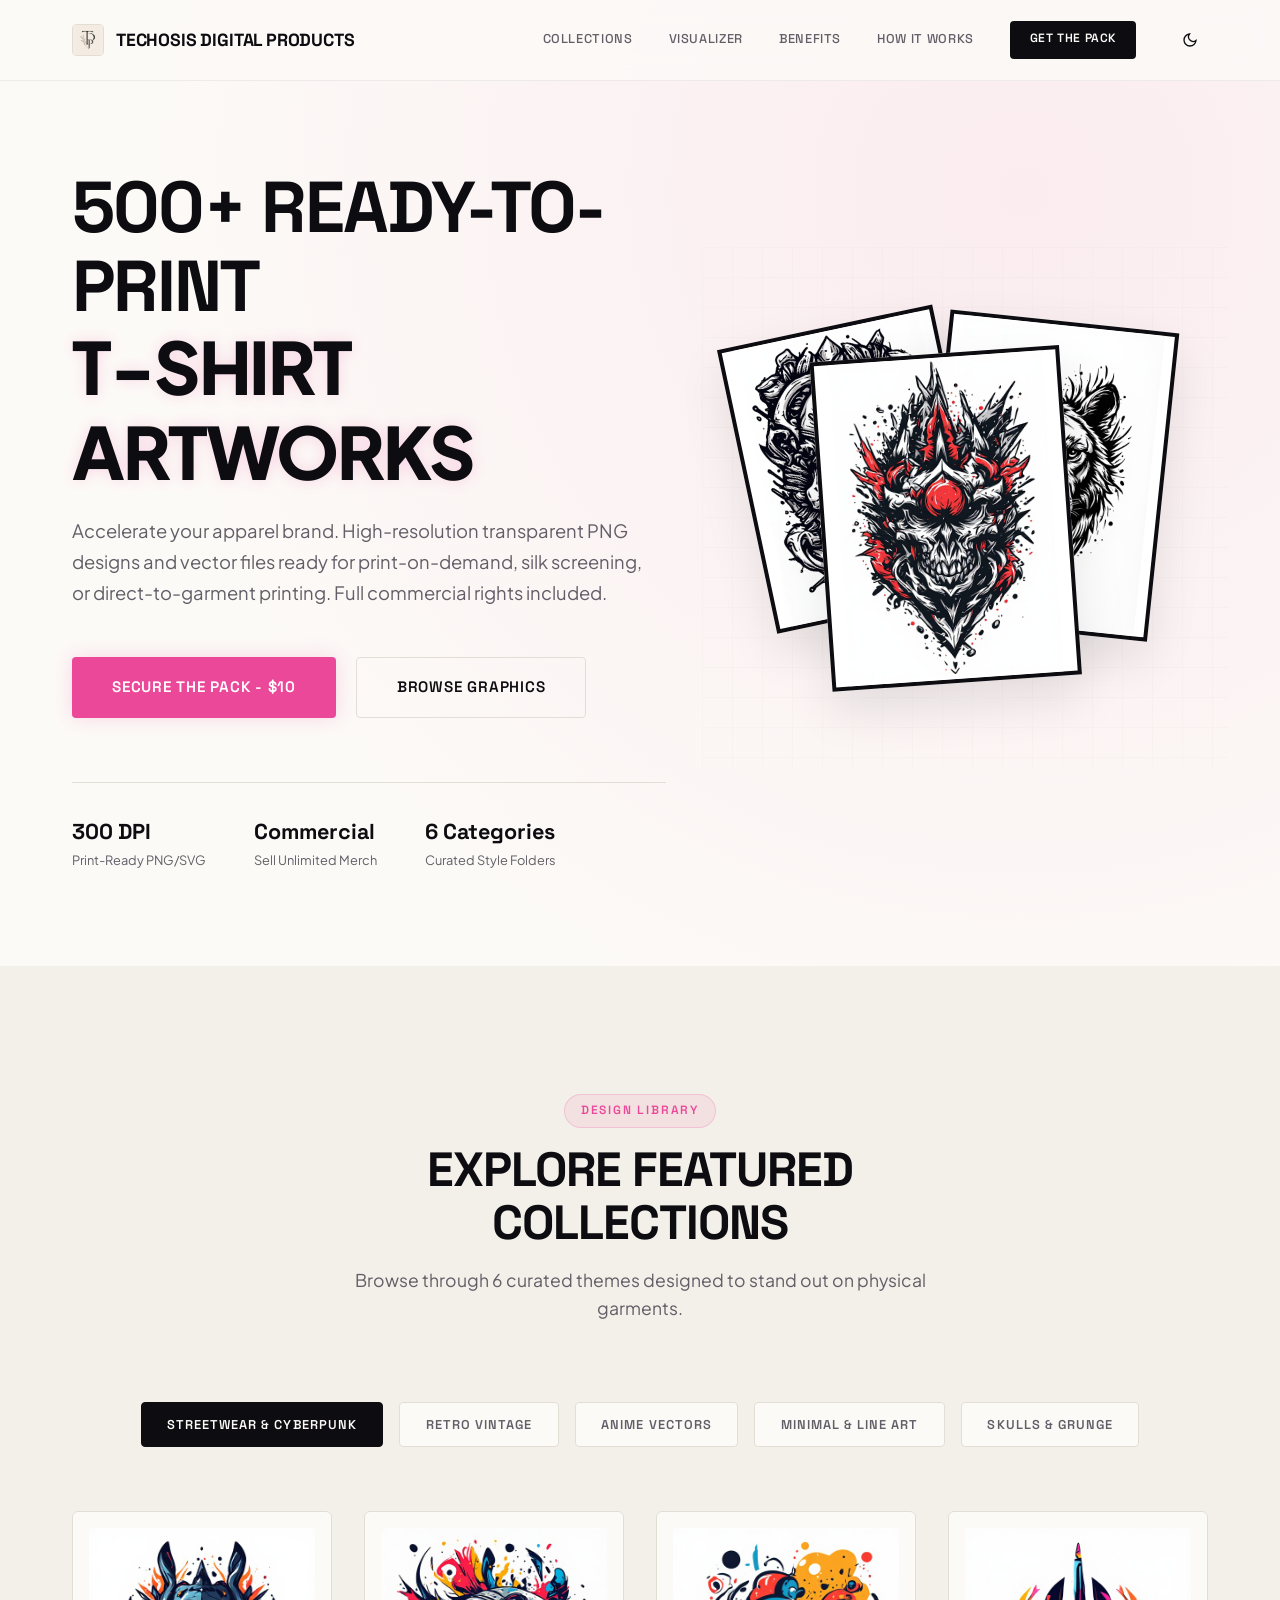
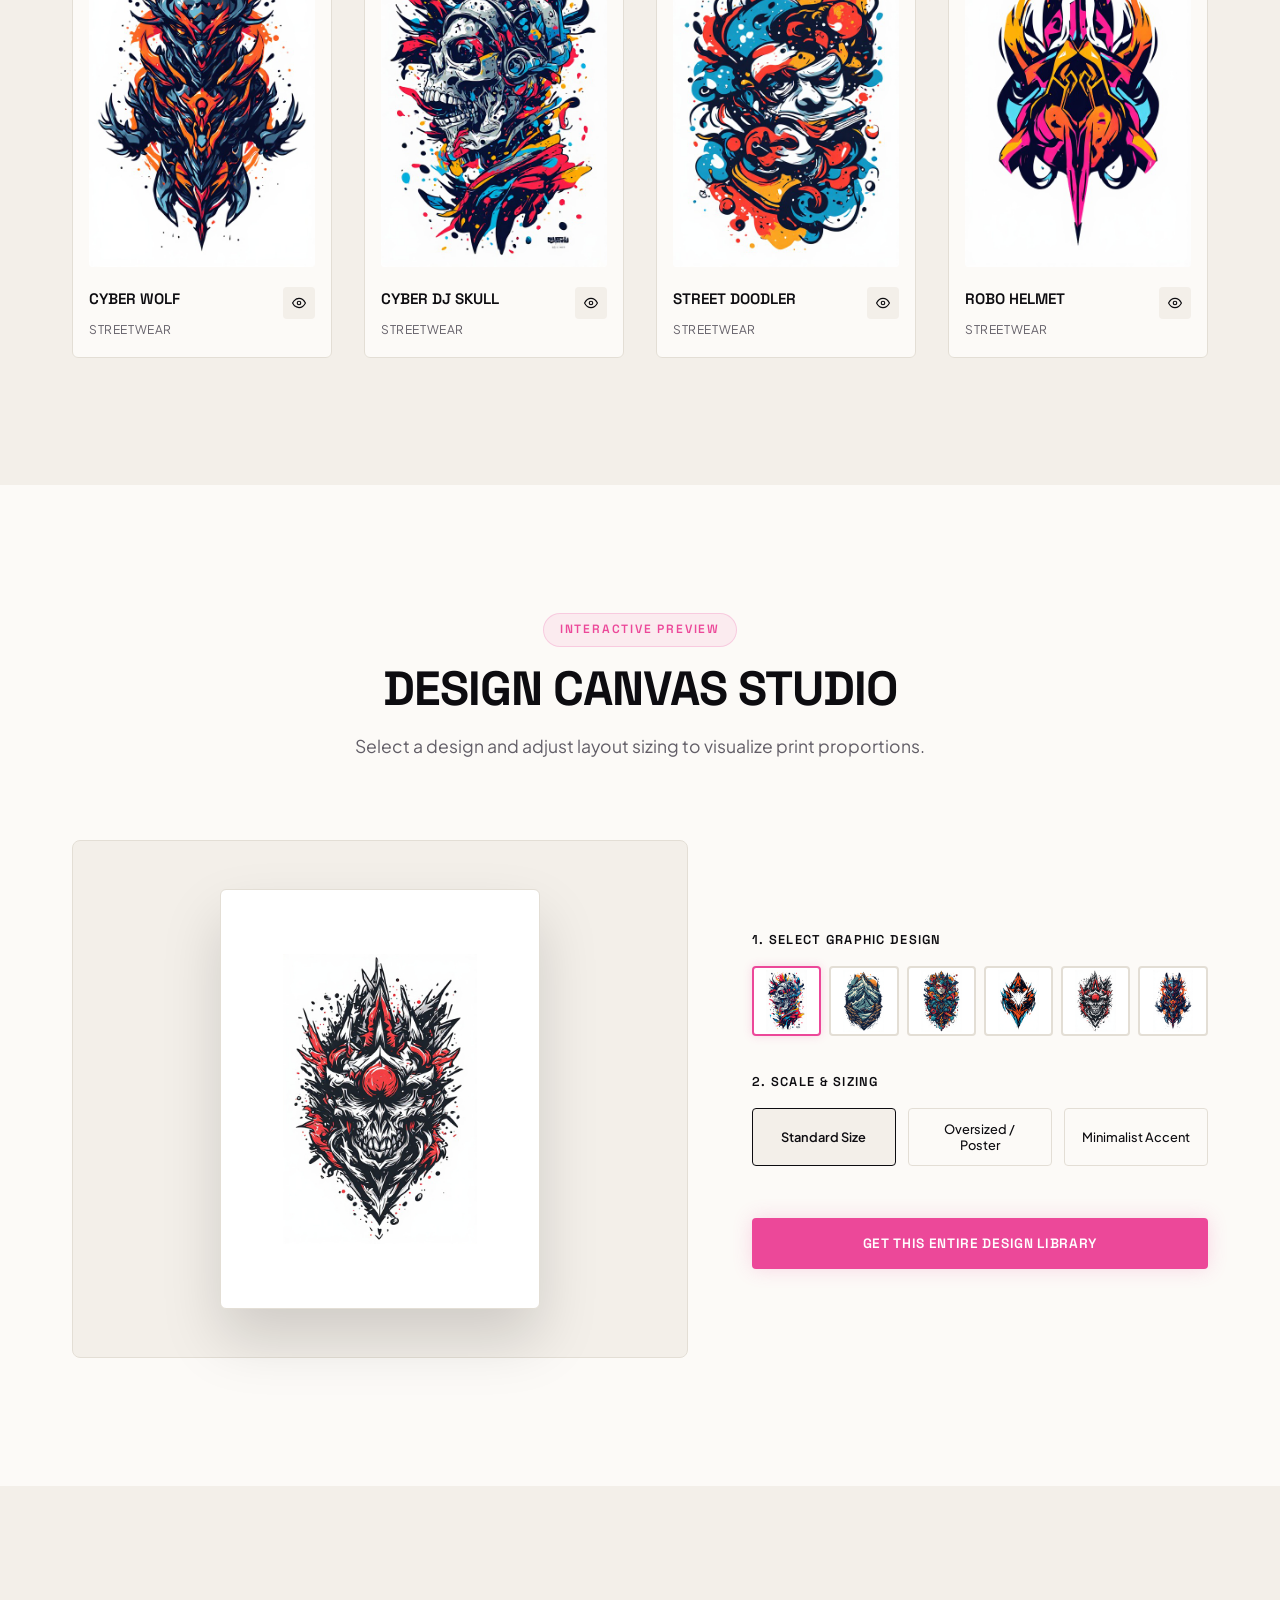
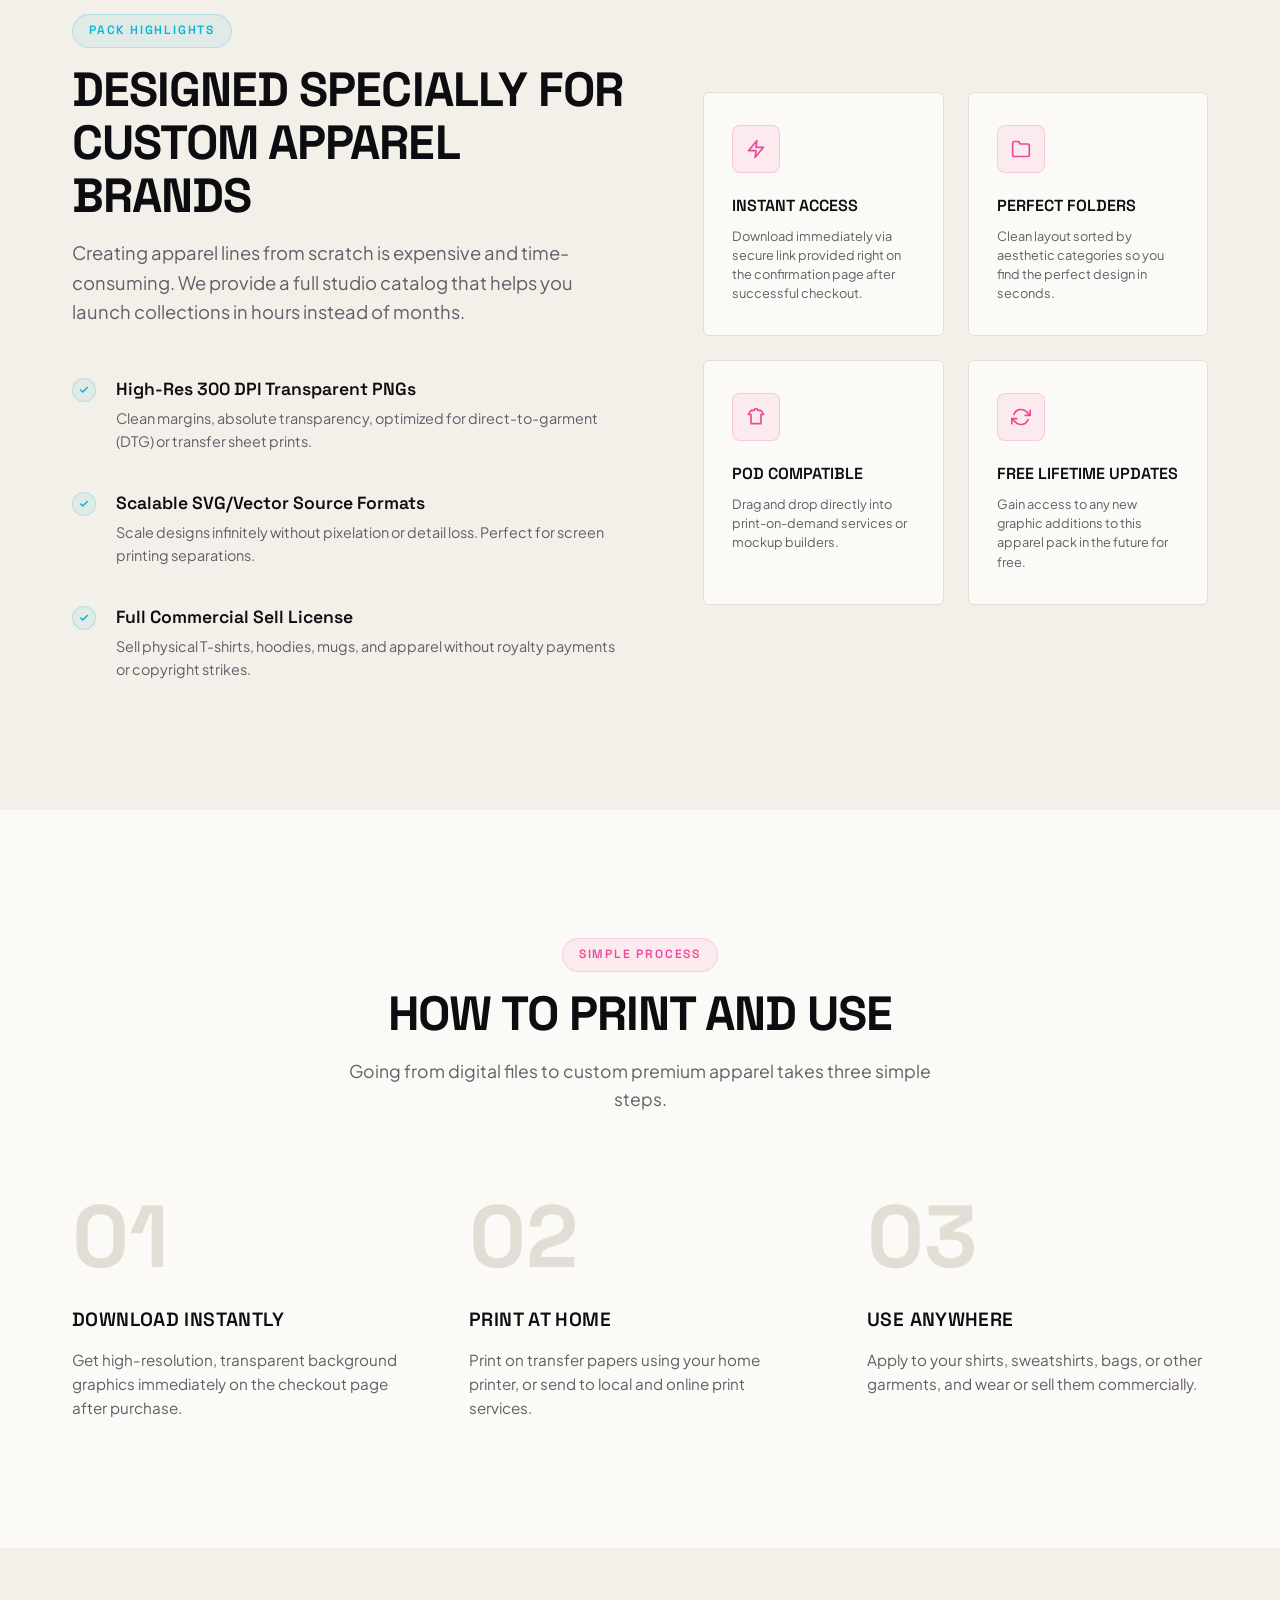
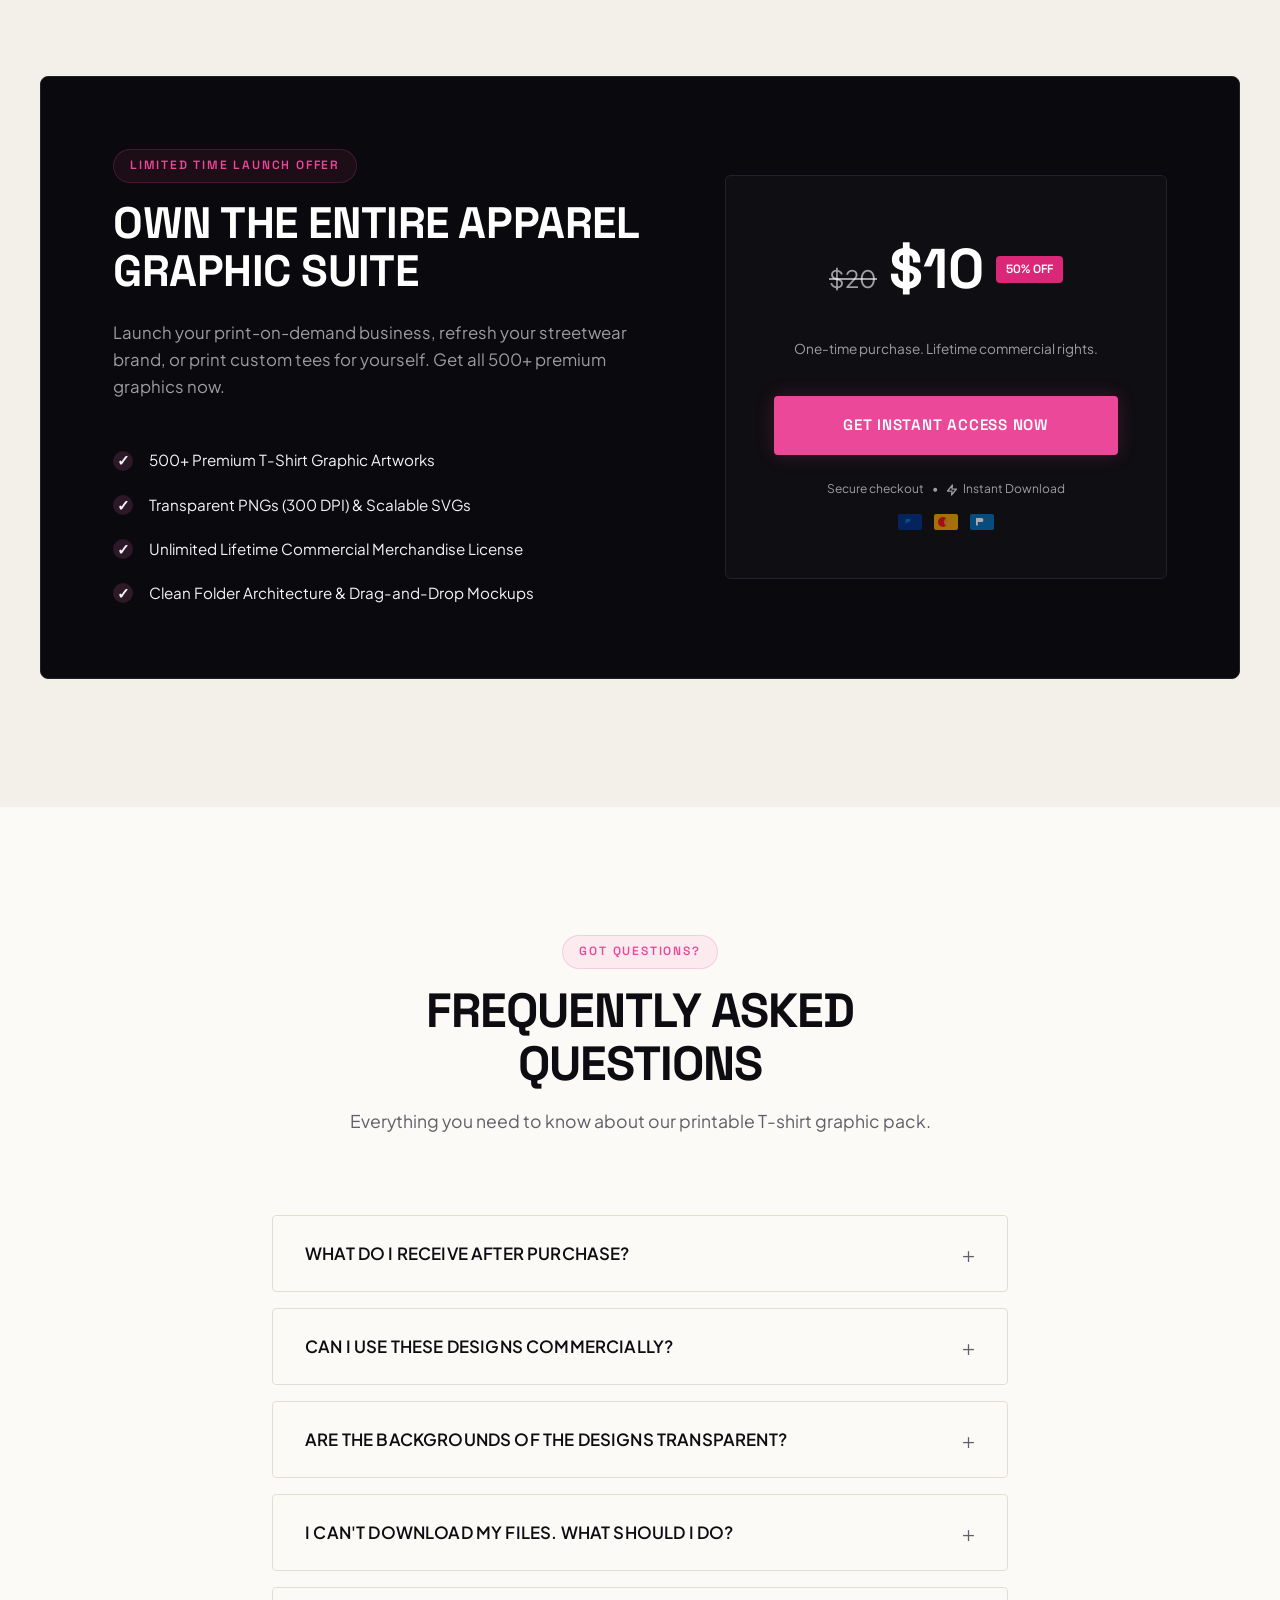
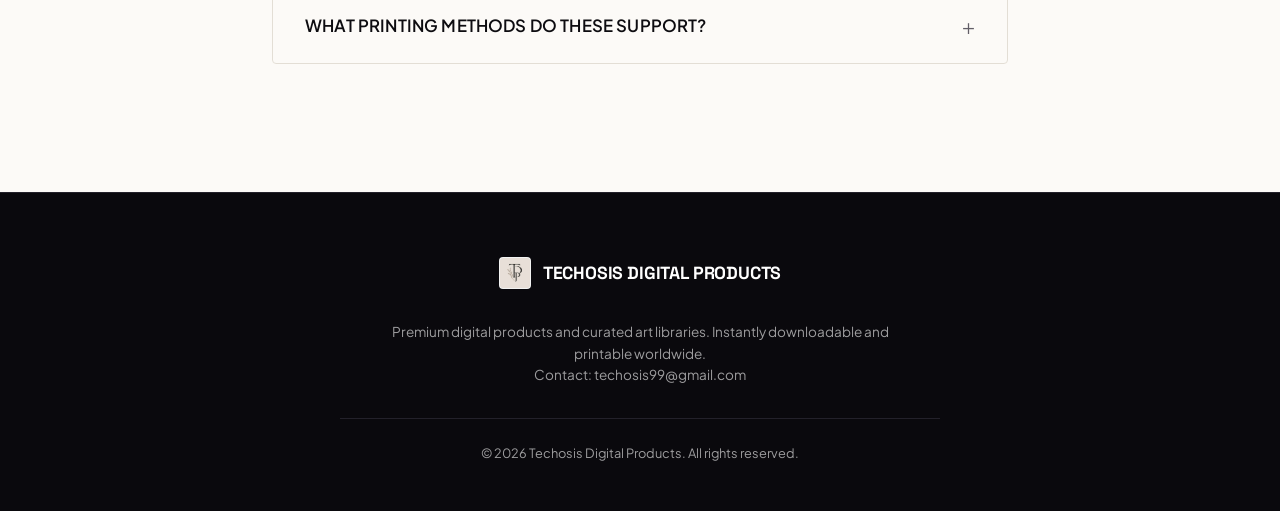
<file: tshirt.html>
<!DOCTYPE html>
<html lang="en" data-theme="light">
<head>
  <meta charset="UTF-8">
  <meta name="viewport" content="width=device-width, initial-scale=1.0">
  <title>TECHOSIS DIGITAL PRODUCTS | 500+ T-Shirt Printable Graphic Arts Pack</title>
  <meta name="description" content="Get instant access to 500+ streetwear, retro, and minimal printable T-shirt graphic designs. Commercial license included. High-res transparent PNGs & vectors.">
  
  <!-- Premium Fonts -->
  <link rel="preconnect" href="https://fonts.googleapis.com">
  <link rel="preconnect" href="https://fonts.gstatic.com" crossorigin>
  <link href="https://fonts.googleapis.com/css2?family=Plus+Jakarta+Sans:wght@300;400;500;600;700&family=Space+Grotesk:wght@400;500;600;700&family=Syne:wght@700;800&display=swap" rel="stylesheet">
  
  <!-- Main Stylesheet -->
  <link rel="stylesheet" href="tshirt.css?v=2.3">
  
  <!-- Prevent Dark Flash Script -->
  <script>
    const theme = localStorage.getItem('tshirt-theme') || 'light';
    document.documentElement.setAttribute('data-theme', theme);
  </script>
</head>
<body>

  <!-- --- Scroll Progress Bar --- -->
  <div class="scroll-progress-bar" id="scroll-progress"></div>

  <!-- --- Header / Navigation Bar --- -->
  <header class="navbar">
    <div class="container nav-container">
      <a href="#" class="logo">
        <img src="companylogo.png" alt="Techosis Digital Products Logo" class="logo-img">
        <span class="logo-text">TECHOSIS DIGITAL PRODUCTS</span>
      </a>
      <nav class="nav-links">
        <a href="#collections" class="nav-link">Collections</a>
        <a href="#visualizer" class="nav-link">Visualizer</a>
        <a href="#benefits" class="nav-link">Benefits</a>
        <a href="#how-it-works" class="nav-link">How It Works</a>
        <a href="#purchase" class="nav-link btn-nav">Get the Pack</a>
        <button id="theme-toggle" class="theme-toggle-btn" aria-label="Toggle Theme">
          <!-- Moon Icon -->
          <svg class="theme-icon-moon" width="16" height="16" viewBox="0 0 24 24" fill="none" stroke="currentColor" stroke-width="2"><path d="M21 12.79A9 9 0 1 1 11.21 3 7 7 0 0 0 21 12.79z"/></svg>
          <!-- Sun Icon -->
          <svg class="theme-icon-sun" width="16" height="16" viewBox="0 0 24 24" fill="none" stroke="currentColor" stroke-width="2" style="display: none;"><circle cx="12" cy="12" r="5"/><line x1="12" y1="1" x2="12" y2="3"/><line x1="12" y1="21" x2="12" y2="23"/><line x1="4.22" y1="4.22" x2="5.64" y2="5.64"/><line x1="18.36" y1="18.36" x2="19.78" y2="19.78"/><line x1="1" y1="12" x2="3" y2="12"/><line x1="21" y1="12" x2="23" y2="12"/><line x1="4.22" y1="19.78" x2="5.64" y2="18.36"/><line x1="18.36" y1="5.64" x2="19.78" y2="4.22"/></svg>
        </button>
      </nav>
    </div>
  </header>

  <!-- --- Hero Section --- -->
  <section class="hero">
    <div class="container hero-grid grid">
      <div class="hero-text-content reveal-left">
        <h1 class="hero-title">500+ Ready-To-Print <br><span class="text-glow">T-Shirt Artworks</span></h1>
        <p class="hero-subtitle">
          Accelerate your apparel brand. High-resolution transparent PNG designs and vector files ready for print-on-demand, silk screening, or direct-to-garment printing. Full commercial rights included.
        </p>
        
        <div class="hero-cta-group">
          <a href="#purchase" class="btn btn-primary btn-lg btn-animate-shimmer">Secure the Pack - $10</a>
          <a href="#collections" class="btn btn-outline btn-lg">Browse Graphics</a>
        </div>
        
        <div class="hero-highlights">
          <div class="highlight-item">
            <strong>300 DPI</strong>
            <span>Print-Ready PNG/SVG</span>
          </div>
          <div class="highlight-item">
            <strong>Commercial</strong>
            <span>Sell Unlimited Merch</span>
          </div>
          <div class="highlight-item">
            <strong>6 Categories</strong>
            <span>Curated Style Folders</span>
          </div>
        </div>
      </div>
      
      <div class="hero-showcase reveal-right">
        <!-- Floating street poster styled collage of stock images -->
        <div class="poster-collage">
          <div class="poster poster-1">
            <img src="tshirt-download (1).jpg" alt="Featured T-shirt Graphic 1">
          </div>
          <div class="poster poster-2">
            <img src="tshirt-download (2).jpg" alt="Featured T-shirt Graphic 2">
          </div>
          <div class="poster poster-3">
            <img src="tshirt-download (3).jpg" alt="Featured T-shirt Graphic 3">
          </div>
          <!-- Decorative Urban Tech Grid -->
          <div class="tech-lines"></div>
        </div>
      </div>
    </div>
  </section>

  <!-- --- Featured Collections Section --- -->
  <section id="collections" class="section section-secondary">
    <div class="container section-header text-center reveal-on-scroll">
      <span class="badge-tag">Design Library</span>
      <h2 class="section-title">Explore Featured Collections</h2>
      <p class="section-subtitle">Browse through 6 curated themes designed to stand out on physical garments.</p>
    </div>

    <!-- Tabs Menu -->
    <div class="container tabs-container reveal-on-scroll">
      <button class="tab-btn active" data-category="streetwear">Streetwear & Cyberpunk</button>
      <button class="tab-btn" data-category="retro">Retro Vintage</button>
      <button class="tab-btn" data-category="anime">Anime Vectors</button>
      <button class="tab-btn" data-category="minimalist">Minimal & Line Art</button>
      <button class="tab-btn" data-category="grunge">Skulls & Grunge</button>
    </div>

    <!-- Dynamic Collection Grid -->
    <div class="container collection-grid grid reveal-on-scroll stagger-1" id="gallery-grid">
      <!-- Generated dynamically in index.js -->
    </div>
  </section>

  <!-- --- Interactive Apparel Visualizer Section --- -->
  <section id="visualizer" class="section visualizer-section">
    <div class="container section-header text-center reveal-on-scroll">
      <span class="badge-tag">Interactive Preview</span>
      <h2 class="section-title">Design Canvas Studio</h2>
      <p class="section-subtitle">Select a design and adjust layout sizing to visualize print proportions.</p>
    </div>

    <div class="container visualizer-container grid">
      <!-- Visualizer Preview (Left Pane) -->
      <div class="visualizer-preview-pane reveal-left">
        <!-- The SVG Mockup container -->
        <div class="tee-mockup-wrapper">
          <div class="tee-shirt-canvas" id="tee-canvas">
            <!-- Shadow/Volume Overlay -->
            <div class="tee-shadows"></div>
            <!-- Texture Overlay -->
            <div class="tee-texture"></div>
            <!-- Graphic Print Area -->
            <div class="tee-print-zone" id="tee-print-zone">
              <img src="tshirt-download (1).jpg" id="visualizer-selected-art" class="visualizer-art-image" alt="Print Preview">
              <div class="print-boundary-indicator"><span>PRINT AREA</span></div>
            </div>
          </div>
        </div>
      </div>

      <!-- Controls Panel (Right Pane) -->
      <div class="visualizer-controls-pane reveal-right">
        <!-- 1. Graphic Swapper -->
        <div class="control-group">
          <label class="control-label">1. Select Graphic Design</label>
          <div class="graphic-selector-grid" id="visualizer-art-picker">
            <!-- Populated dynamically in index.js -->
          </div>
        </div>

        <!-- 2. Placement Sizing -->
        <div class="control-group">
          <label class="control-label">2. Scale & Sizing</label>
          <div class="layout-selectors">
            <button class="layout-btn active" data-layout="standard">Standard Size</button>
            <button class="layout-btn" data-layout="oversized">Oversized / Poster</button>
            <button class="layout-btn" data-layout="pocket">Minimalist Accent</button>
          </div>
        </div>

        <!-- Action CTA -->
        <div class="control-group visualizer-cta-group">
          <a href="#purchase" class="btn btn-primary btn-full btn-animate-shimmer">Get This Entire Design Library</a>
        </div>
      </div>
    </div>
  </section>

  <!-- --- Key Inclusions & Benefits --- -->
  <section id="benefits" class="section section-secondary">
    <div class="container grid benefits-grid">
      <div class="benefits-text-pane reveal-left">
        <span class="badge-tag badge-cyan">Pack Highlights</span>
        <h2 class="section-title">Designed Specially for Custom Apparel Brands</h2>
        <p class="section-subtitle-left">
          Creating apparel lines from scratch is expensive and time-consuming. We provide a full studio catalog that helps you launch collections in hours instead of months.
        </p>
        
        <ul class="benefits-bullets">
          <li>
            <div class="bullet-icon">
              <svg viewBox="0 0 24 24" fill="none" stroke="currentColor" stroke-width="3" stroke-linecap="round" stroke-linejoin="round">
                <polyline points="20 6 9 17 4 12"></polyline>
              </svg>
            </div>
            <div>
              <strong>High-Res 300 DPI Transparent PNGs</strong>
              <p>Clean margins, absolute transparency, optimized for direct-to-garment (DTG) or transfer sheet prints.</p>
            </div>
          </li>
          <li>
            <div class="bullet-icon">
              <svg viewBox="0 0 24 24" fill="none" stroke="currentColor" stroke-width="3" stroke-linecap="round" stroke-linejoin="round">
                <polyline points="20 6 9 17 4 12"></polyline>
              </svg>
            </div>
            <div>
              <strong>Scalable SVG/Vector Source Formats</strong>
              <p>Scale designs infinitely without pixelation or detail loss. Perfect for screen printing separations.</p>
            </div>
          </li>
          <li>
            <div class="bullet-icon">
              <svg viewBox="0 0 24 24" fill="none" stroke="currentColor" stroke-width="3" stroke-linecap="round" stroke-linejoin="round">
                <polyline points="20 6 9 17 4 12"></polyline>
              </svg>
            </div>
            <div>
              <strong>Full Commercial Sell License</strong>
              <p>Sell physical T-shirts, hoodies, mugs, and apparel without royalty payments or copyright strikes.</p>
            </div>
          </li>
        </ul>
      </div>

      <div class="benefits-cards-pane reveal-right">
        <div class="card-grid-inner grid">
          <div class="highlight-card">
            <div class="card-icon">
              <svg viewBox="0 0 24 24" fill="none" stroke="currentColor" stroke-width="2" stroke-linecap="round" stroke-linejoin="round">
                <polygon points="13 2 3 14 12 14 11 22 21 10 12 10 13 2"></polygon>
              </svg>
            </div>
            <h4>Instant Access</h4>
            <p>Download immediately via secure link provided right on the confirmation page after successful checkout.</p>
          </div>
          <div class="highlight-card">
            <div class="card-icon">
              <svg viewBox="0 0 24 24" fill="none" stroke="currentColor" stroke-width="2" stroke-linecap="round" stroke-linejoin="round">
                <path d="M22 19a2 2 0 0 1-2 2H4a2 2 0 0 1-2-2V5a2 2 0 0 1 2-2h5l2 3h9a2 2 0 0 1 2 2z"></path>
              </svg>
            </div>
            <h4>Perfect Folders</h4>
            <p>Clean layout sorted by aesthetic categories so you find the perfect design in seconds.</p>
          </div>
          <div class="highlight-card">
            <div class="card-icon">
              <svg viewBox="0 0 24 24" fill="none" stroke="currentColor" stroke-width="2" stroke-linecap="round" stroke-linejoin="round">
                <path d="M6 4L3 9h3v11h12V9h3L18 4h-4a2 2 0 0 0-4 0H6z"></path>
              </svg>
            </div>
            <h4>POD Compatible</h4>
            <p>Drag and drop directly into print-on-demand services or mockup builders.</p>
          </div>
          <div class="highlight-card">
            <div class="card-icon">
              <svg viewBox="0 0 24 24" fill="none" stroke="currentColor" stroke-width="2" stroke-linecap="round" stroke-linejoin="round">
                <path d="M23 4v6h-6"></path>
                <path d="M1 20v-6h6"></path>
                <path d="M3.51 9a9 9 0 0 1 14.85-3.36L23 10M1 14l4.64 4.36A9 9 0 0 0 20.49 15"></path>
              </svg>
            </div>
            <h4>Free Lifetime Updates</h4>
            <p>Gain access to any new graphic additions to this apparel pack in the future for free.</p>
          </div>
        </div>
      </div>
    </div>
  </section>

  <!-- --- How It Works Section --- -->
  <section id="how-it-works" class="section">
    <div class="container section-header text-center reveal-on-scroll">
      <span class="badge-tag">Simple Process</span>
      <h2 class="section-title">How To Print and Use</h2>
      <p class="section-subtitle">Going from digital files to custom premium apparel takes three simple steps.</p>
    </div>

    <div class="container step-grid grid">
      <!-- Step 1 -->
      <div class="step-card reveal-on-scroll stagger-1">
        <span class="step-num-big">01</span>
        <div class="step-content">
          <h3 class="step-title">Download Instantly</h3>
          <p class="step-desc">
            Get high-resolution, transparent background graphics immediately on the checkout page after purchase.
          </p>
        </div>
      </div>

      <!-- Step 2 -->
      <div class="step-card reveal-on-scroll stagger-2">
        <span class="step-num-big">02</span>
        <div class="step-content">
          <h3 class="step-title">Print at Home</h3>
          <p class="step-desc">
            Print on transfer papers using your home printer, or send to local and online print services.
          </p>
        </div>
      </div>

      <!-- Step 3 -->
      <div class="step-card reveal-on-scroll stagger-3">
        <span class="step-num-big">03</span>
        <div class="step-content">
          <h3 class="step-title">Use Anywhere</h3>
          <p class="step-desc">
            Apply to your shirts, sweatshirts, bags, or other garments, and wear or sell them commercially.
          </p>
        </div>
      </div>
    </div>
  </section>

  <!-- --- Pricing / Purchase Section --- -->
  <section id="purchase" class="section section-secondary purchase-section">
    <div class="container purchase-card-container reveal-on-scroll">
      <div class="purchase-grid grid">
        <!-- Offer Left -->
        <div class="purchase-details">
          <span class="badge-tag">Limited Time Launch Offer</span>
          <h2 class="purchase-title">Own the Entire Apparel Graphic Suite</h2>
          <p class="purchase-desc">
            Launch your print-on-demand business, refresh your streetwear brand, or print custom tees for yourself. Get all 500+ premium graphics now.
          </p>
          
          <div class="inclusions-checklist">
            <div class="check-item">
              <span class="check-tick">✓</span>
              <span>500+ Premium T-Shirt Graphic Artworks</span>
            </div>
            <div class="check-item">
              <span class="check-tick">✓</span>
              <span>Transparent PNGs (300 DPI) & Scalable SVGs</span>
            </div>
            <div class="check-item">
              <span class="check-tick">✓</span>
              <span>Unlimited Lifetime Commercial Merchandise License</span>
            </div>
            <div class="check-item">
              <span class="check-tick">✓</span>
              <span>Clean Folder Architecture & Drag-and-Drop Mockups</span>
            </div>
          </div>
        </div>

        <!-- Checkout Card Right -->
        <div class="checkout-pane">
          <div class="price-bubble-wrap">
            <span class="old-price">$20</span>
            <span class="new-price">$10</span>
            <span class="save-badge">50% OFF</span>
          </div>
          
          <p class="checkout-tagline">One-time purchase. Lifetime commercial rights.</p>
          
          <a href="https://techosisdesigns.gumroad.com/l/printabletshirtdesigns" target="_blank" class="btn btn-primary btn-full btn-lg btn-animate-shimmer checkout-btn text-center" style="text-decoration: none;">
            Get Instant Access Now
          </a>
          
          <div class="checkout-footer">
            <div class="security-badges">
              <span>Secure checkout</span>
              <span>•</span>
              <span><svg width="12" height="12" viewBox="0 0 24 24" fill="none" stroke="currentColor" stroke-width="2.5" stroke-linecap="round" stroke-linejoin="round" style="display: inline-block; vertical-align: middle; margin-right: 3px; color: var(--color-accent);"><polygon points="13 2 3 14 12 14 11 22 21 10 12 10 13 2"></polygon></svg> Instant Download</span>
            </div>
            <div class="payment-methods">
              <svg width="24" height="16" viewBox="0 0 24 16" fill="currentColor"><rect width="24" height="16" rx="2" fill="#003087"/><path d="M8 5h3c1 0 1.5.5 1.3 1.5S11 8 10 8H8.7l-.3 1.5H7.2L8 5z" fill="#0079C1"/></svg>
              <svg width="24" height="16" viewBox="0 0 24 16" fill="currentColor"><rect width="24" height="16" rx="2" fill="#F6A600"/><circle cx="9" cy="8" r="5" fill="#EB001B" opacity="0.9"/><circle cx="15" cy="8" r="5" fill="#F79E1B" opacity="0.9"/></svg>
              <svg width="24" height="16" viewBox="0 0 24 16" fill="currentColor"><rect width="24" height="16" rx="2" fill="#0070BA"/><path d="M6 4h5.5c1 0 1.8.8 1.8 1.8v.4c0 1-.8 1.8-1.8 1.8H7.8v3.5H6V4z" fill="#FFF"/></svg>
            </div>
          </div>
        </div>
      </div>
    </div>
  </section>

  <!-- --- FAQs Section --- -->
  <section id="faqs" class="section">
    <div class="container section-header text-center reveal-on-scroll">
      <span class="badge-tag">Got Questions?</span>
      <h2 class="section-title">Frequently Asked Questions</h2>
      <p class="section-subtitle">Everything you need to know about our printable T-shirt graphic pack.</p>
    </div>

    <div class="container faq-container">
      <!-- FAQ 1 -->
      <div class="faq-item reveal-on-scroll stagger-1">
        <button class="faq-trigger">
          <span class="faq-question">What do I receive after purchase?</span>
          <span class="faq-icon">+</span>
        </button>
        <div class="faq-content">
          <p class="faq-answer">
            You will receive instant access to high-quality digital files hosted on secure cloud storage. A download button is displayed immediately after checkout. The files contain high-resolution transparent PNG images (300 DPI) and editable vector file formats (SVGs/PDFs) sorted cleanly by categories. No physical product will be shipped.
          </p>
        </div>
      </div>

      <!-- FAQ 2 -->
      <div class="faq-item reveal-on-scroll stagger-2">
        <button class="faq-trigger">
          <span class="faq-question">Can I use these designs commercially?</span>
          <span class="faq-icon">+</span>
        </button>
        <div class="faq-content">
          <p class="faq-answer">
            Yes, absolutely. A lifetime commercial license is included in your purchase. You may print these designs on physical products (such as T-shirts, sweatshirts, totes, caps, mugs) and sell them on Etsy, Shopify, Whop, Amazon, or in physical retail stores. Sharing, reselling, or redistributing the digital files themselves is strictly prohibited.
          </p>
        </div>
      </div>

      <!-- FAQ 3 -->
      <div class="faq-item reveal-on-scroll stagger-3">
        <button class="faq-trigger">
          <span class="faq-question">Are the backgrounds of the designs transparent?</span>
          <span class="faq-icon">+</span>
        </button>
        <div class="faq-content">
          <p class="faq-answer">
            Yes. The master design assets are delivered with transparent backgrounds in PNG format, allowing you to print them on garments of any color (black, white, grey, or pastel colors) without any ugly solid borders or rectangular backgrounds.
          </p>
        </div>
      </div>

      <!-- FAQ 4 -->
      <div class="faq-item reveal-on-scroll stagger-4">
        <button class="faq-trigger">
          <span class="faq-question">I can't download my files. What should I do?</span>
          <span class="faq-icon">+</span>
        </button>
        <div class="faq-content">
          <p class="faq-answer">
            Don't worry! If you face any issues with download limits, bandwidth, or zip extractions, please reach out to us at techosis99@gmail.com and we will assist you immediately to resolve the issue and provide alternative direct links.
          </p>
        </div>
      </div>

      <!-- FAQ 5 -->
      <div class="faq-item reveal-on-scroll stagger-5">
        <button class="faq-trigger">
          <span class="faq-question">What printing methods do these support?</span>
          <span class="faq-icon">+</span>
        </button>
        <div class="faq-content">
          <p class="faq-answer">
            Because our designs are rendered at a crisp 300 DPI and provided in vector SVG formats, they are fully compatible with Direct-To-Garment (DTG), Screen Printing (silk screening separations), Direct-To-Film (DTF), Heat Transfer Vinyl (HTV), and sublimation printing workflows.
          </p>
        </div>
      </div>
    </div>
  </section>

  <!-- --- Centered Minimal Footer --- -->
  <footer class="footer" style="padding: 4rem 0 3rem 0; text-align: center;">
    <div class="container" style="display: flex; flex-direction: column; align-items: center; gap: 1.5rem;">
      <a href="#" class="logo" style="color: white; margin-bottom: 0.5rem; justify-content: center;">
        <img src="companylogo.png" alt="Techosis Digital Products Logo" class="logo-img" style="filter: brightness(0.95); border-color: rgba(255,255,255,0.15); background-color: white;">
        <span class="logo-text" style="color: white;">TECHOSIS DIGITAL PRODUCTS</span>
      </a>
      
      <p style="font-size: 0.85rem; color: var(--color-text-light-muted); max-width: 500px; line-height: 1.6;">
        Premium digital products and curated art libraries. Instantly downloadable and printable worldwide.<br>
        Contact: techosis99@gmail.com
      </p>

      <div style="border-top: 1px solid var(--color-border-dark); width: 100%; max-width: 600px; padding-top: 1.5rem; margin-top: 0.5rem;">
        <p style="font-size: 0.8rem; color: var(--color-text-light-muted);">&copy; 2026 Techosis Digital Products. All rights reserved.</p>
      </div>
    </div>
  </footer>

  <!-- Floating Back to Top -->
  <button id="back-to-top" class="back-to-top-btn" aria-label="Back to Top">
    <svg width="20" height="20" viewBox="0 0 24 24" fill="none" stroke="currentColor" stroke-width="2.5"><polyline points="18 15 12 9 6 15"/></svg>
  </button>

  <!-- Main JavaScript File -->
  <script src="tshirt.js"></script>
</body>
</html>
</file>
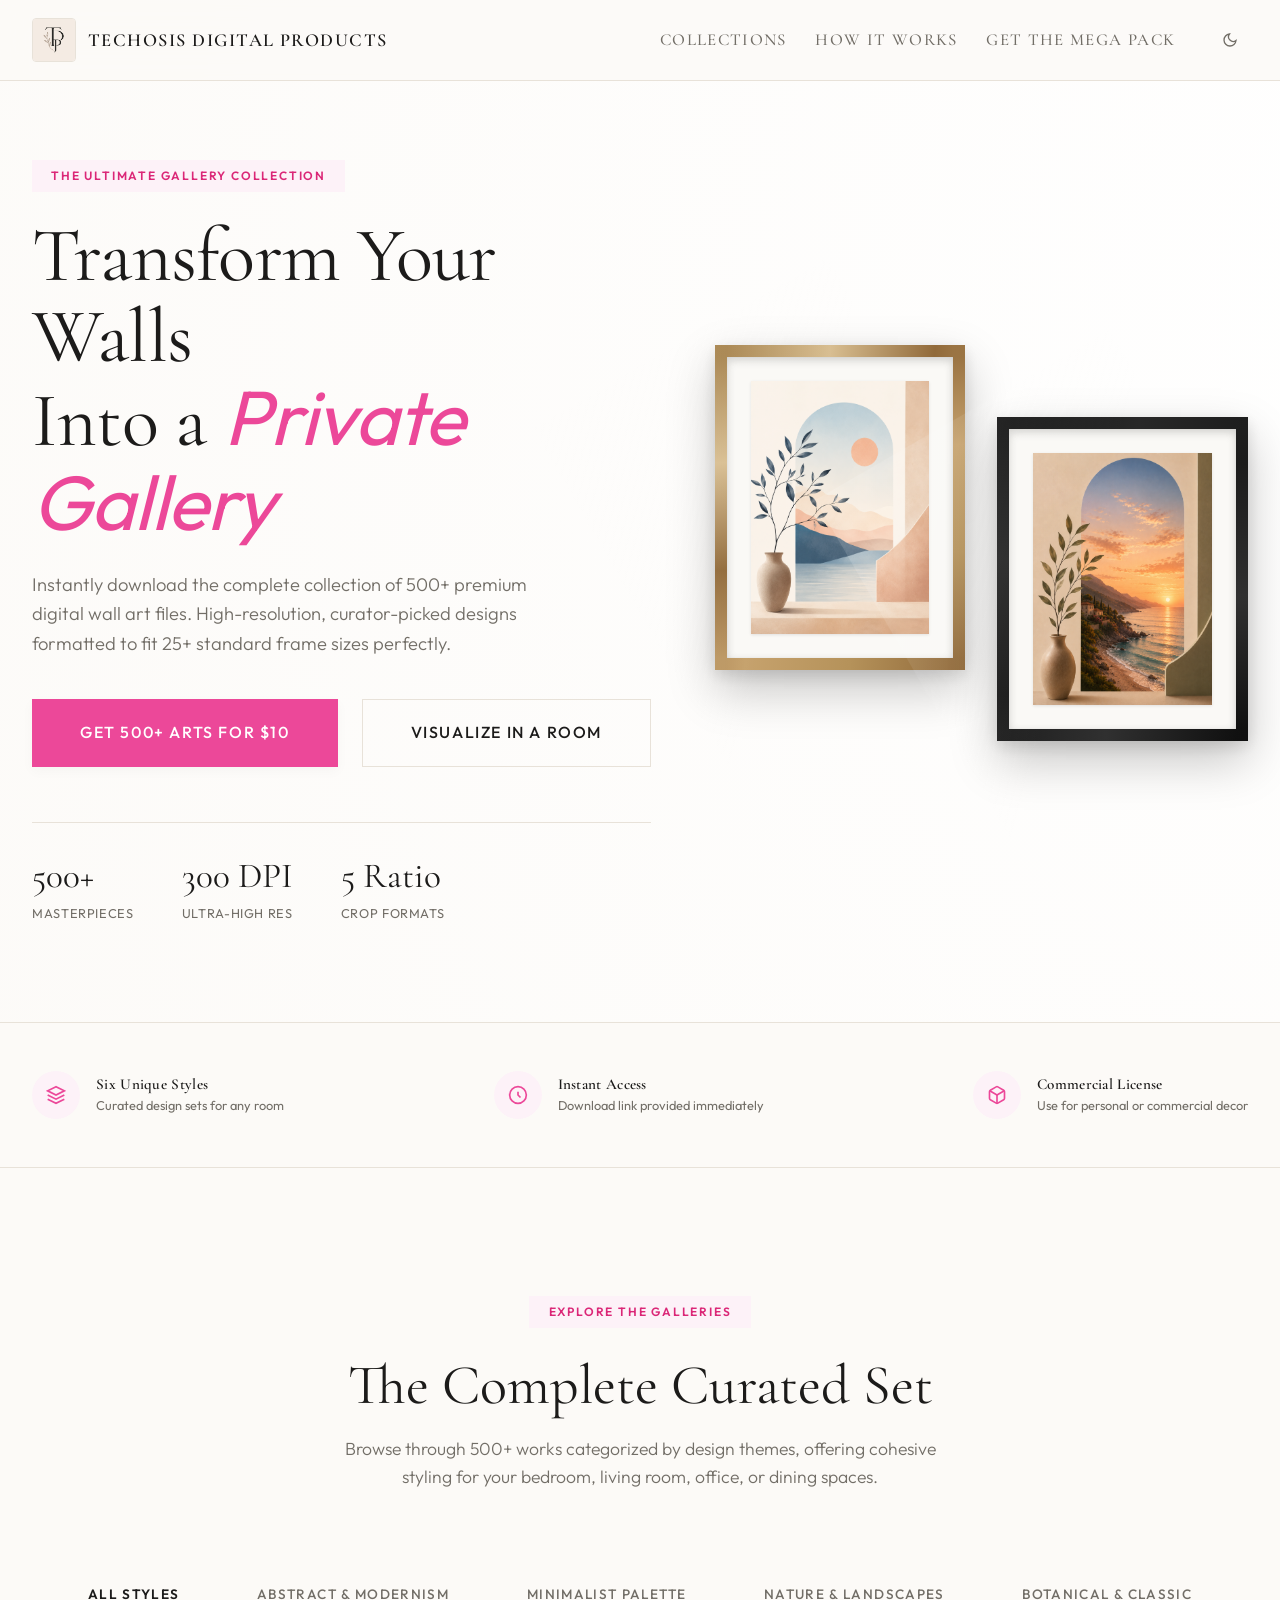
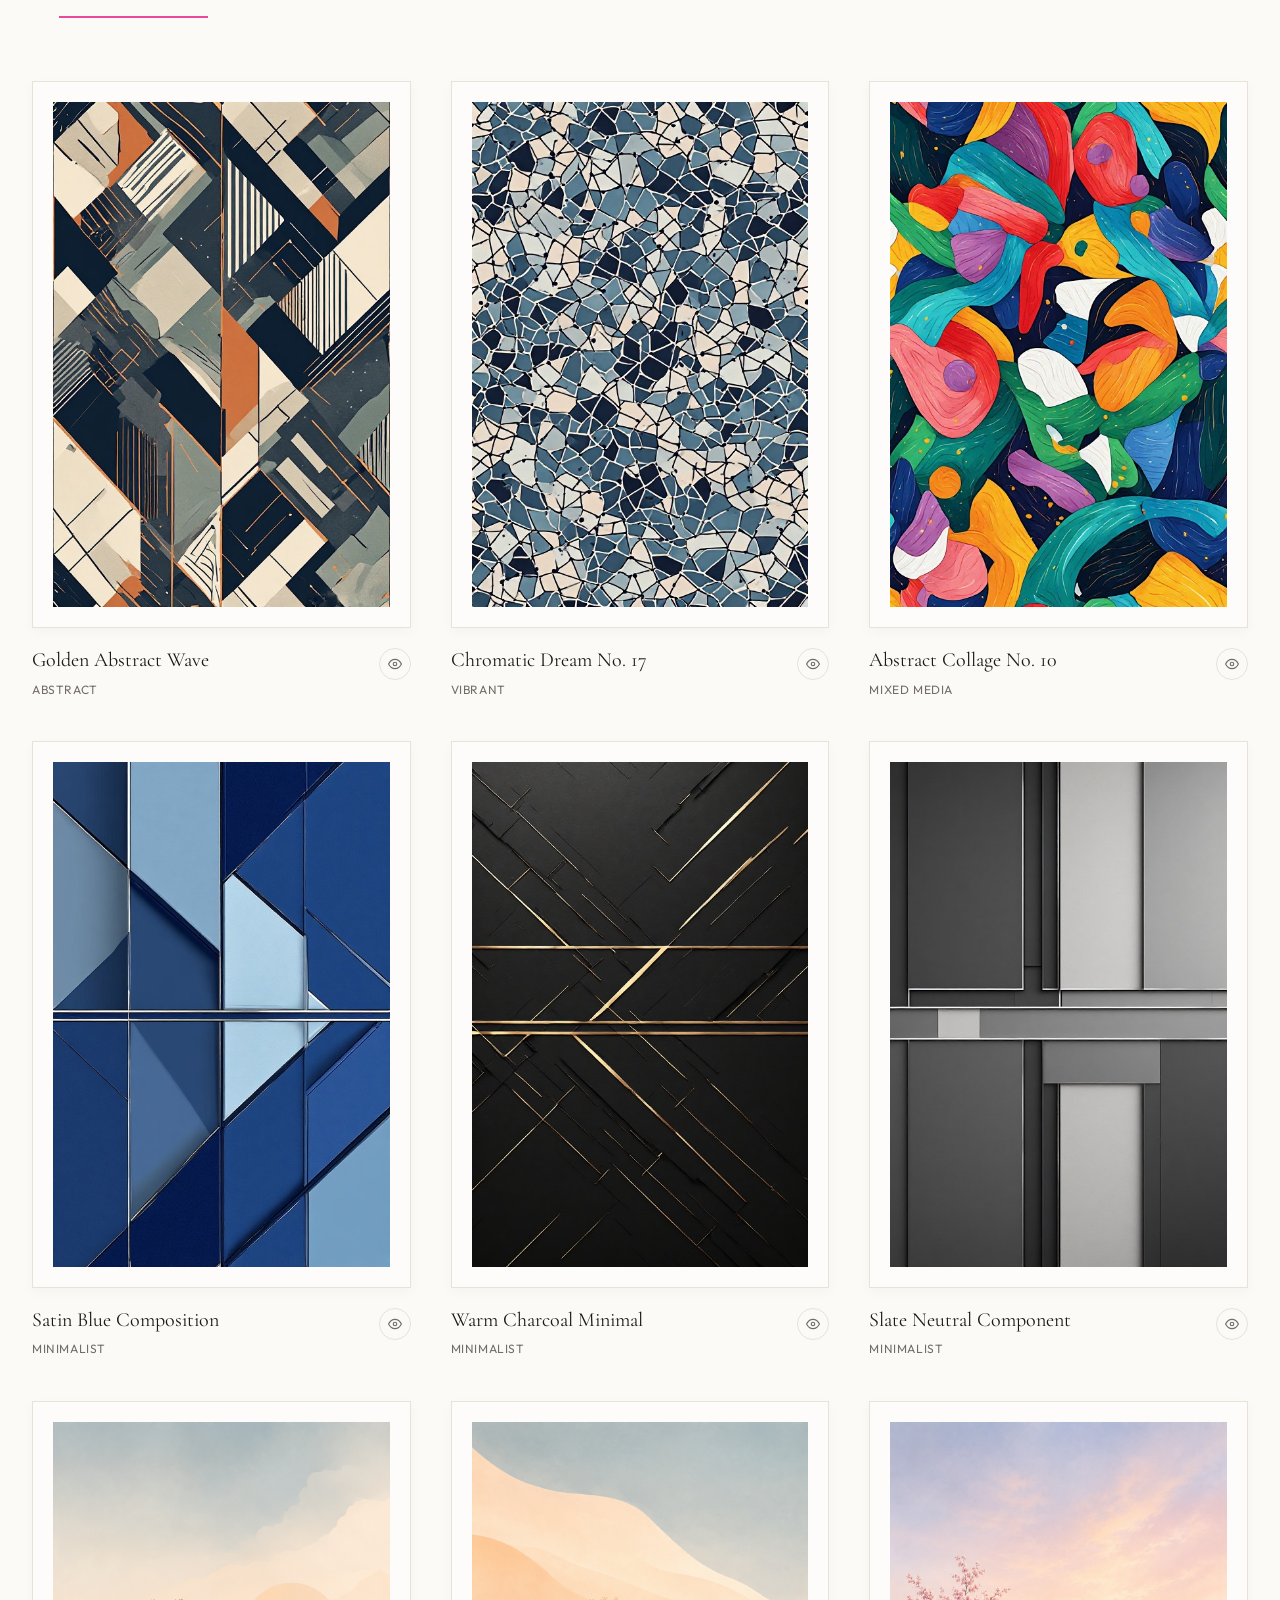
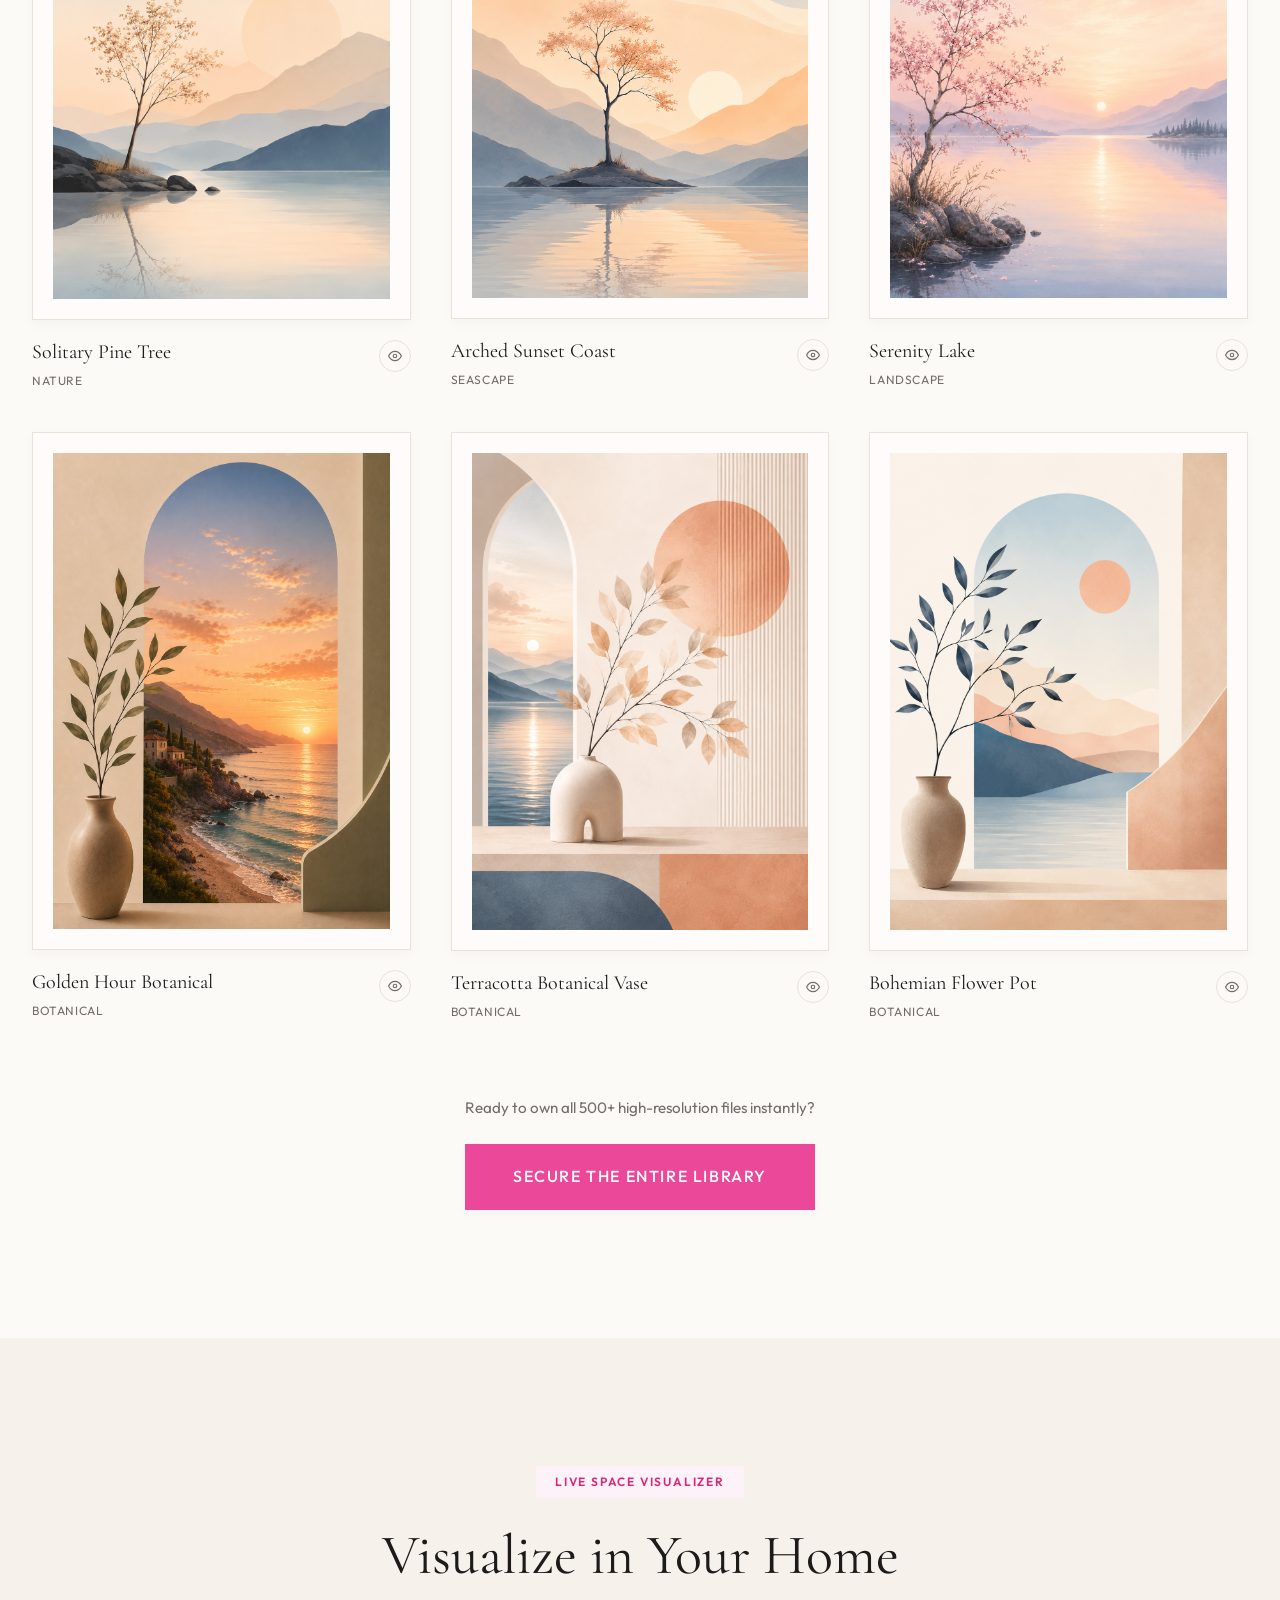
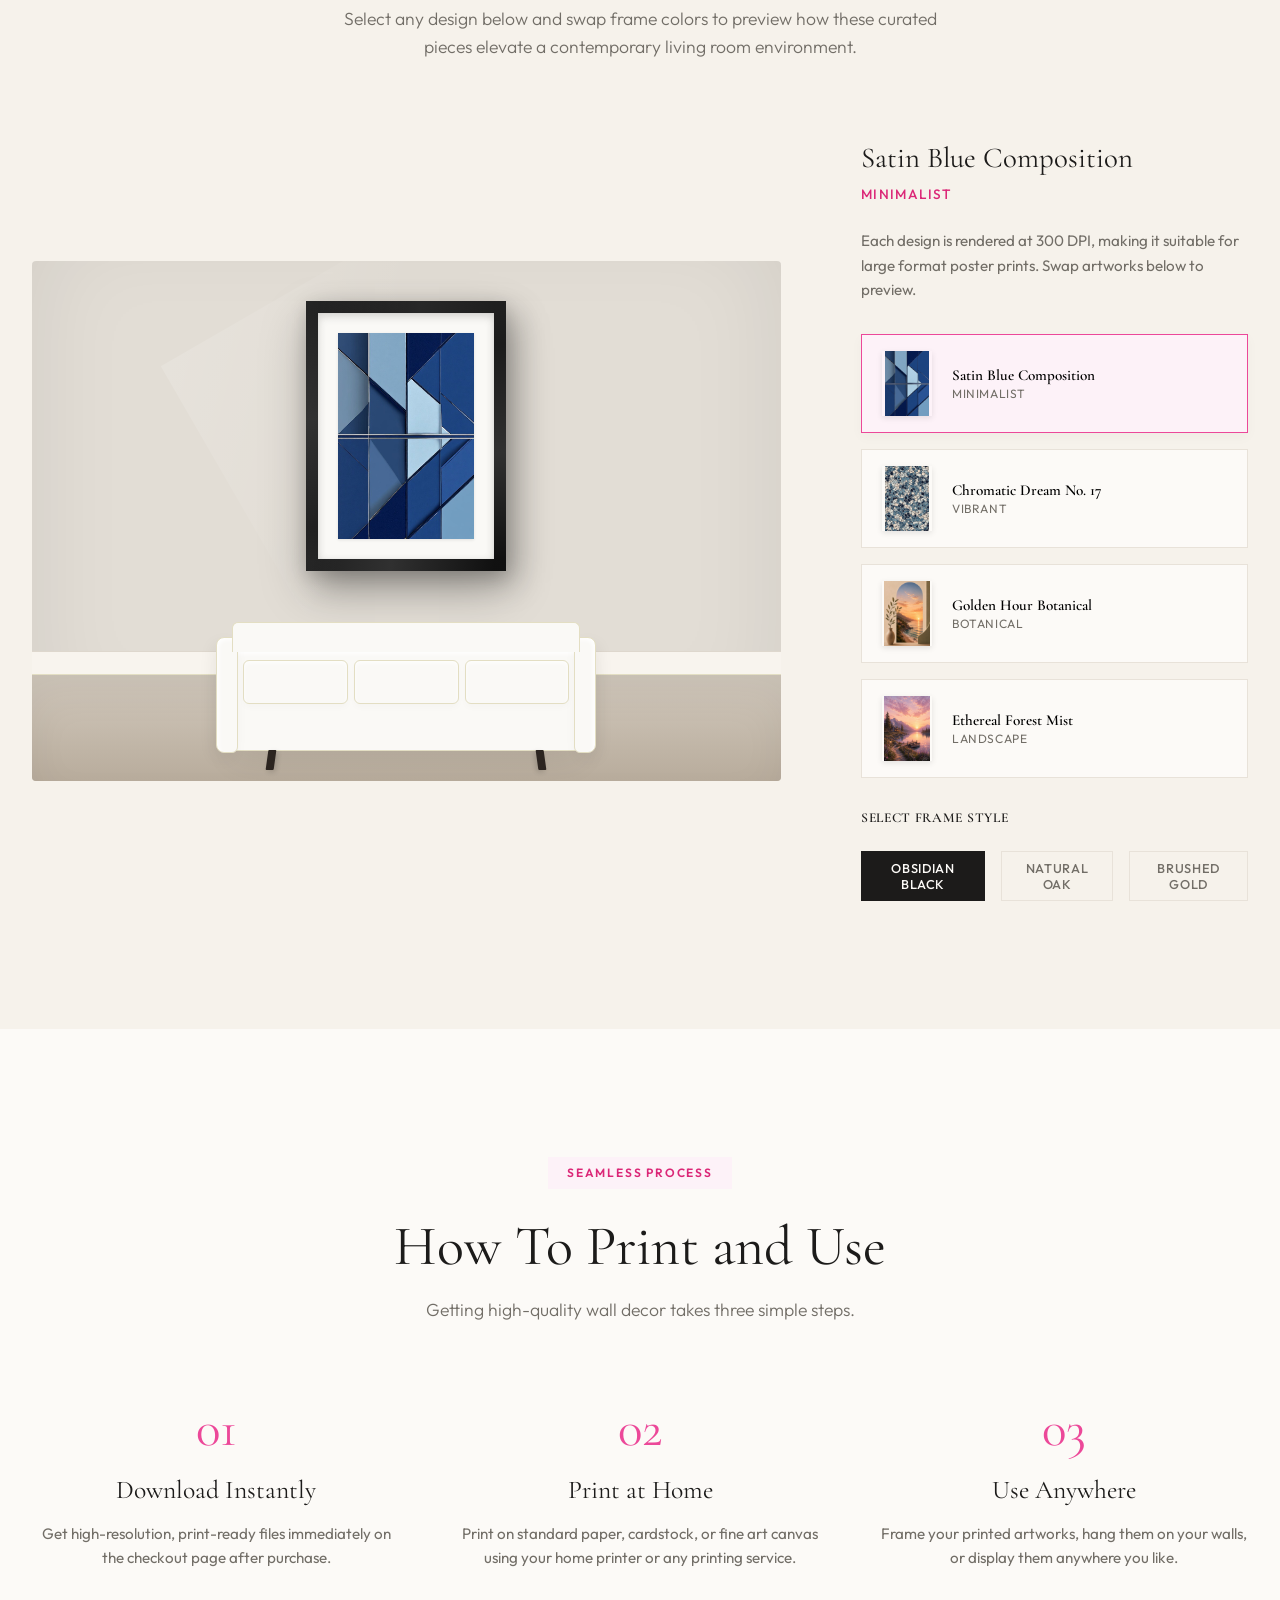
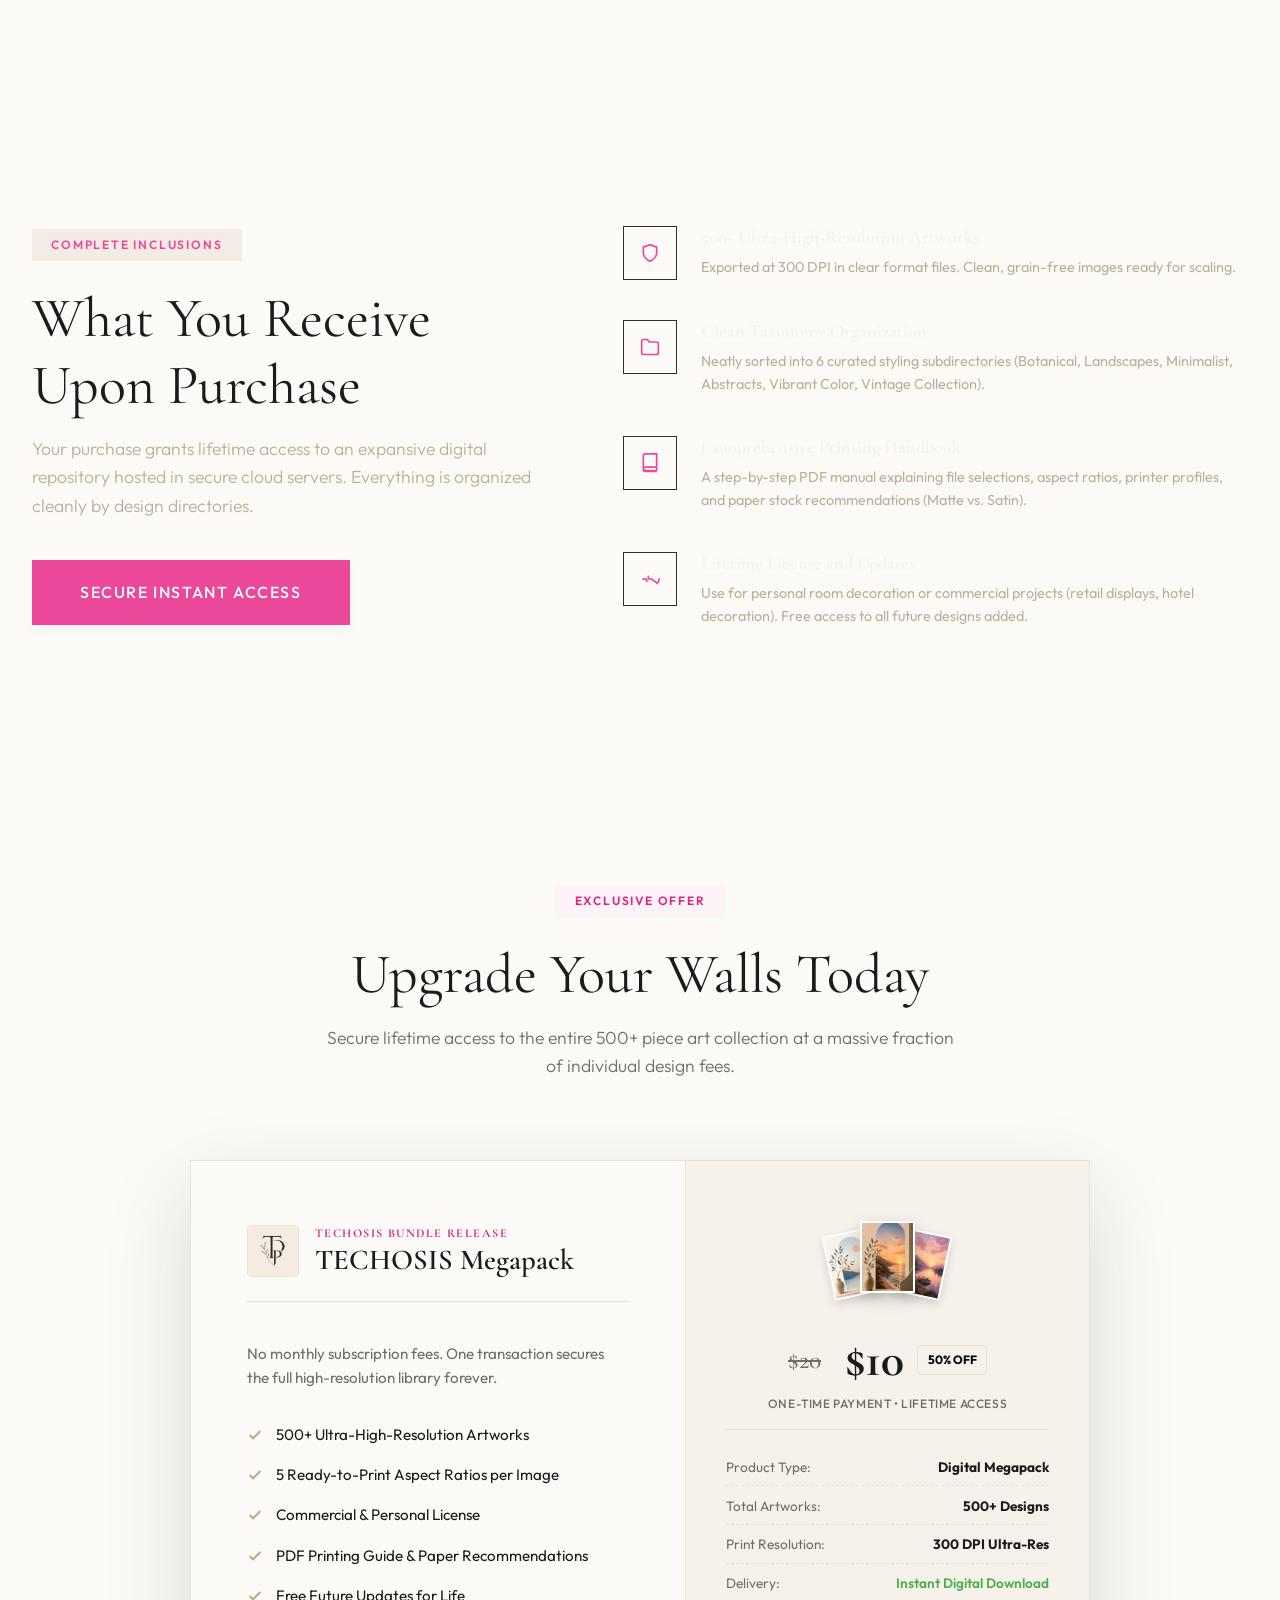
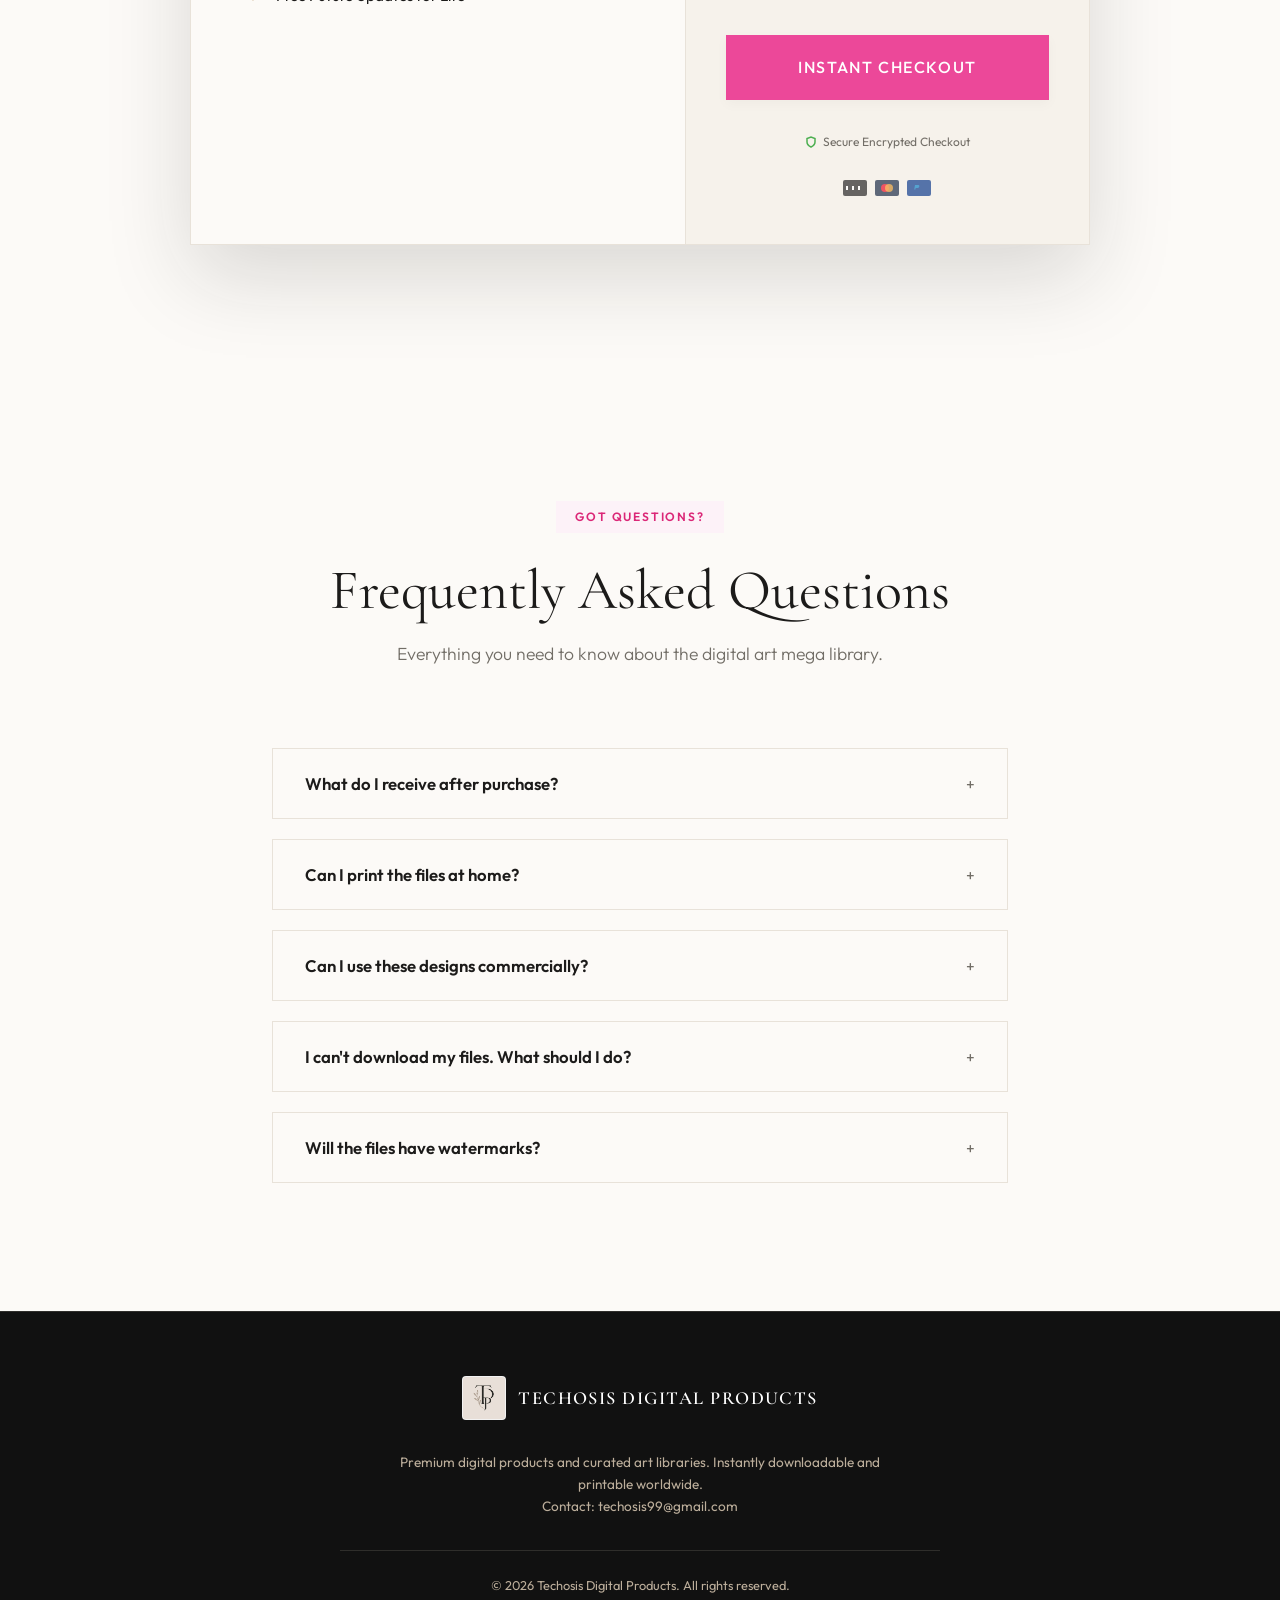
<file: wall.html>
<!DOCTYPE html>
<html lang="en">
<head>
  <meta charset="UTF-8">
  <meta name="viewport" content="width=device-width, initial-scale=1.0">
  <title>TECHOSIS DIGITAL PRODUCTS | Premium Printable Wall Art Mega Collection</title>
  <meta name="description" content="Instantly download the complete collection of 500+ ultra-high-resolution printable wall art designs from TECHOSIS DIGITAL PRODUCTS. Perfect for modern spaces, formatted for 25+ frame sizes in crisp 300 DPI.">
  <link rel="icon" type="image/png" href="companylogo.png">
  <link rel="stylesheet" href="wall.css?v=2.0">
  <script>
    // Immediately set theme to avoid flashing light mode on page load
    document.documentElement.setAttribute('data-theme', localStorage.getItem('theme') || 'light');
  </script>
</head>
<body>

  <!-- --- Header / Navigation Bar --- -->
  <header class="navbar">
    <div class="scroll-progress-bar" id="scroll-progress"></div>
    <div class="container nav-container">
      <a href="#" class="logo">
        <img src="companylogo.png" alt="Techosis Digital Products Logo" class="logo-img">
        <span class="logo-text">TECHOSIS DIGITAL PRODUCTS</span>
      </a>
      <nav class="nav-links">
        <a href="#collections" class="nav-link">Collections</a>
        <a href="#how-it-works" class="nav-link">How It Works</a>
        <a href="#purchase" class="nav-link">Get the Mega Pack</a>
        <button id="theme-toggle" class="theme-toggle-btn" aria-label="Toggle Theme">
          <!-- Moon Icon (Light Mode Default) -->
          <svg class="theme-icon-moon" width="16" height="16" viewBox="0 0 24 24" fill="none" stroke="currentColor" stroke-width="2" style="display: block;"><path d="M21 12.79A9 9 0 1 1 11.21 3 7 7 0 0 0 21 12.79z"/></svg>
          <!-- Sun Icon (Hidden by default) -->
          <svg class="theme-icon-sun" width="16" height="16" viewBox="0 0 24 24" fill="none" stroke="currentColor" stroke-width="2" style="display: none;"><circle cx="12" cy="12" r="5"/><line x1="12" y1="1" x2="12" y2="3"/><line x1="12" y1="21" x2="12" y2="23"/><line x1="4.22" y1="4.22" x2="5.64" y2="5.64"/><line x1="18.36" y1="18.36" x2="19.78" y2="19.78"/><line x1="1" y1="12" x2="3" y2="12"/><line x1="21" y1="12" x2="23" y2="12"/><line x1="4.22" y1="19.78" x2="5.64" y2="18.36"/><line x1="18.36" y1="5.64" x2="19.78" y2="4.22"/></svg>
        </button>
      </nav>
    </div>
  </header>

  <!-- --- Hero Section --- -->
  <section class="hero">
    <div class="container hero-grid grid">
      <div class="hero-content">
        <span class="badge reveal-on-scroll stagger-1">The Ultimate Gallery Collection</span>
        <h1 class="hero-title reveal-on-scroll stagger-2">Transform Your Walls <br>Into a <span class="text-italic text-gold">Private Gallery</span></h1>
        <p class="hero-description reveal-on-scroll stagger-3">
          Instantly download the complete collection of 500+ premium digital wall art files. High-resolution, curator-picked designs formatted to fit 25+ standard frame sizes perfectly.
        </p>
        <div class="hero-ctas reveal-on-scroll stagger-4">
          <a href="#purchase" class="btn btn-primary btn-lg pulse-button btn-animate-shimmer">Get 500+ Arts for $10</a>
          <a href="#visualizer-section" class="btn btn-outline btn-lg">Visualize in a Room</a>
        </div>
        <div class="hero-stats reveal-on-scroll stagger-5">
          <div class="hero-stat-item">
            <span class="stat-num">500+</span>
            <span class="stat-label">Masterpieces</span>
          </div>
          <div class="hero-stat-item">
            <span class="stat-num">300 DPI</span>
            <span class="stat-label">Ultra-High Res</span>
          </div>
          <div class="hero-stat-item">
            <span class="stat-num">5 Ratio</span>
            <span class="stat-label">Crop Formats</span>
          </div>
        </div>
      </div>
      <div class="hero-showcase reveal-right">
        <div class="showcase-grid">
          <!-- Frame 1 -->
          <div class="showcase-item showcase-item-1">
            <div class="frame-mockup oak" style="height: 100%;">
              <div class="frame-matte" style="position: relative;">
                <div class="frame-inner-shadow"></div>
                <div class="frame-glare"></div>
                <img src="wall-Flower%20Pot%20(1).png" class="frame-art" alt="Modern Abstract Art Piece">
                <div class="image-shield" style="position: absolute; top: 0; left: 0; width: 100%; height: 100%; z-index: 5; background-color: transparent;"></div>
              </div>
            </div>
          </div>
          <!-- Frame 2 -->
          <div class="showcase-item showcase-item-2">
            <div class="frame-mockup" style="height: 100%;">
              <div class="frame-matte" style="position: relative;">
                <div class="frame-inner-shadow"></div>
                <div class="frame-glare"></div>
                <img src="wall-Flower%20Pot%20(8).png" class="frame-art" alt="Minimalist Floral Print">
                <div class="image-shield" style="position: absolute; top: 0; left: 0; width: 100%; height: 100%; z-index: 5; background-color: transparent;"></div>
              </div>
            </div>
          </div>
        </div>
      </div>
    </div>
  </section>

  <!-- --- Trust & Value Bar --- -->
  <section class="trust-banner">
    <div class="container trust-flex">
      <div class="trust-item">
        <div class="trust-icon">
          <svg width="20" height="20" viewBox="0 0 24 24" fill="none" stroke="currentColor" stroke-width="2"><path d="M12 2L2 7l10 5 10-5-10-5zM2 17l10 5 10-5M2 12l10 5 10-5"/></svg>
        </div>
        <div class="trust-text">
          <h4>Six Unique Styles</h4>
          <p>Curated design sets for any room</p>
        </div>
      </div>
      <div class="trust-item">
        <div class="trust-icon">
          <svg width="20" height="20" viewBox="0 0 24 24" fill="none" stroke="currentColor" stroke-width="2"><circle cx="12" cy="12" r="10"/><path d="M12 8v4l3 3"/></svg>
        </div>
        <div class="trust-text">
          <h4>Instant Access</h4>
          <p>Download link provided immediately</p>
        </div>
      </div>
      <div class="trust-item">
        <div class="trust-icon">
          <svg width="20" height="20" viewBox="0 0 24 24" fill="none" stroke="currentColor" stroke-width="2"><path d="M21 16V8a2 2 0 0 0-1-1.73l-7-4a2 2 0 0 0-2 0l-7 4A2 2 0 0 0 3 8v8a2 2 0 0 0 1 1.73l7 4a2 2 0 0 0 2 0l7-4A2 2 0 0 0 21 16z"/><polyline points="3.27 6.96 12 12.01 20.73 6.96"/><line x1="12" y1="22.08" x2="12" y2="12"/></svg>
        </div>
        <div class="trust-text">
          <h4>Commercial License</h4>
          <p>Use for personal or commercial decor</p>
        </div>
      </div>

    </div>
  </section>

  <!-- --- Curated Collections Section --- -->
  <section id="collections" class="section">
    <div class="container text-center section-header reveal-on-scroll">
      <span class="badge">Explore the Galleries</span>
      <h2 class="section-title">The Complete Curated Set</h2>
      <p class="section-subtitle">Browse through 500+ works categorized by design themes, offering cohesive styling for your bedroom, living room, office, or dining spaces.</p>
    </div>
    
    <div class="container">
      <div class="tabs-container reveal-on-scroll stagger-1">
        <button class="tab-btn active" data-category="all">All Styles</button>
        <button class="tab-btn" data-category="abstract">Abstract & Modernism</button>
        <button class="tab-btn" data-category="minimalist">Minimalist Palette</button>
        <button class="tab-btn" data-category="nature">Nature & Landscapes</button>
        <button class="tab-btn" data-category="botanical">Botanical & Classic</button>
      </div>

      <div class="collection-grid grid">
        <!-- Rendered Dynamically in JS to ensure clean, high-performance updates and correct path parameters -->
      </div>

      <div class="text-center reveal-on-scroll" style="margin-top: 4.5rem;">
        <p style="color: var(--color-text-muted); font-size: 0.95rem; margin-bottom: 1.5rem;">Ready to own all 500+ high-resolution files instantly?</p>
        <a href="#purchase" class="btn btn-primary btn-lg btn-animate-shimmer">Secure the Entire Library</a>
      </div>
    </div>
  </section>

  <!-- --- Interactive Room Visualizer Section --- -->
  <section id="visualizer-section" class="section section-secondary">
    <div class="container section-header text-center reveal-on-scroll">
      <span class="badge">Live Space Visualizer</span>
      <h2 class="section-title">Visualize in Your Home</h2>
      <p class="section-subtitle">Select any design below and swap frame colors to preview how these curated pieces elevate a contemporary living room environment.</p>
    </div>

    <div class="container visualizer-layout">
      <!-- Left Side: Interactive Room Viewport -->
      <div class="visualizer-room reveal-left">
        <div class="visualizer-frame-container" id="visualizer-frame-container">
          <div class="visualizer-frame-shadow"></div>
          <div class="frame-mockup">
            <div class="frame-matte" style="position: relative;">
              <div class="frame-inner-shadow"></div>
              <div class="frame-glare"></div>
              <img src="wall-Blue%20Premium%20Component%20Desgines%20(1).jpg" class="frame-art" id="visualizer-frame-img" alt="Hanging Wall Art Preview">
              <div class="image-shield" style="position: absolute; top: 0; left: 0; width: 100%; height: 100%; z-index: 5; background-color: transparent;"></div>
            </div>
          </div>
        </div>
        <div class="visualizer-couch">
          <div class="visualizer-couch-back"></div>
          <div class="visualizer-couch-cushions">
            <div class="visualizer-couch-cushion"></div>
            <div class="visualizer-couch-cushion"></div>
            <div class="visualizer-couch-cushion"></div>
          </div>
          <!-- Sleek Mid-century Modern Legs -->
          <div class="visualizer-couch-legs" style="position: absolute; bottom: -20px; left: 0; width: 100%; height: 20px; display: flex; justify-content: space-between; padding: 0 35px; pointer-events: none;">
            <div style="width: 8px; height: 20px; background-color: #2c2520; transform: skewX(-8deg); border-radius: 1px; box-shadow: 2px 2px 5px rgba(0,0,0,0.15);"></div>
            <div style="width: 8px; height: 20px; background-color: #2c2520; transform: skewX(8deg); border-radius: 1px; box-shadow: -2px 2px 5px rgba(0,0,0,0.15);"></div>
          </div>
        </div>
        <div class="visualizer-baseboard"></div>
        <div class="visualizer-floor"></div>
      </div>

      <!-- Right Side: Sidebar Selector Controls -->
      <div class="visualizer-controls reveal-right">
        <h3 style="font-size: 1.8rem; margin-bottom: 0.5rem;" id="active-art-title">Satin Blue Composition</h3>
        <p style="color: var(--color-accent-gold-hover); font-weight: 500; font-size: 0.85rem; text-transform: uppercase; letter-spacing: 0.1em; margin-bottom: 1.5rem;" id="active-art-category">Minimalist</p>
        
        <p style="color: var(--color-text-muted); font-size: 0.95rem; margin-bottom: 2rem;">
          Each design is rendered at 300 DPI, making it suitable for large format poster prints. Swap artworks below to preview.
        </p>

        <div class="visualizer-selector">
          <!-- Option 1 -->
          <button class="visualizer-option active" data-src="wall-Blue%20Premium%20Component%20Desgines%20(1).jpg" data-title="Satin Blue Composition" data-category="Minimalist">
            <div class="option-thumb">
              <img src="wall-Blue%20Premium%20Component%20Desgines%20(1).jpg" alt="Option Thumb">
            </div>
            <div class="option-text">
              <h4>Satin Blue Composition</h4>
              <p>Minimalist</p>
            </div>
          </button>

          <!-- Option 2 -->
          <button class="visualizer-option" data-src="wall-Premium%20Colourful%20Wall%20Arts%20%20(17).jpg" data-title="Chromatic Dream No. 17" data-category="Vibrant">
            <div class="option-thumb">
              <img src="wall-Premium%20Colourful%20Wall%20Arts%20%20(17).jpg" alt="Option Thumb">
            </div>
            <div class="option-text">
              <h4>Chromatic Dream No. 17</h4>
              <p>Vibrant</p>
            </div>
          </button>

          <!-- Option 3 -->
          <button class="visualizer-option" data-src="wall-Flower%20Pot%20(8).png" data-title="Golden Hour Botanical" data-category="Botanical">
            <div class="option-thumb">
              <img src="wall-Flower%20Pot%20(8).png" alt="Option Thumb">
            </div>
            <div class="option-text">
              <h4>Golden Hour Botanical</h4>
              <p>Botanical</p>
            </div>
          </button>

          <!-- Option 4 -->
          <button class="visualizer-option" data-src="wall-Nature%20(12).png" data-title="Ethereal Forest Mist" data-category="Landscape">
            <div class="option-thumb">
              <img src="wall-Nature%20(12).png" alt="Option Thumb">
            </div>
            <div class="option-text">
              <h4>Ethereal Forest Mist</h4>
              <p>Landscape</p>
            </div>
          </button>
        </div>

        <h4 style="font-family: var(--font-sans); font-size: 0.85rem; font-weight: 600; text-transform: uppercase; letter-spacing: 0.05em; margin-bottom: 0.75rem;">Select Frame Style</h4>
        <div class="visualizer-frame-styles">
          <button class="frame-style-btn active" data-style="black">Obsidian Black</button>
          <button class="frame-style-btn" data-style="oak">Natural Oak</button>
          <button class="frame-style-btn" data-style="gold">Brushed Gold</button>
        </div>
      </div>
    </div>
  </section>

  <!-- --- How It Works Section --- -->
  <section id="how-it-works" class="section">
    <div class="container section-header text-center reveal-on-scroll">
      <span class="badge">Seamless Process</span>
      <h2 class="section-title">How To Print and Use</h2>
      <p class="section-subtitle">Getting high-quality wall decor takes three simple steps.</p>
    </div>

    <div class="container step-grid grid">
      <!-- Step 1 -->
      <div class="step-card reveal-on-scroll stagger-1">
        <span class="step-num-big">01</span>
        <div class="step-content">
          <h3 class="step-title">Download Instantly</h3>
          <p class="step-desc">
            Get high-resolution, print-ready files immediately on the checkout page after purchase.
          </p>
        </div>
      </div>

      <!-- Step 2 -->
      <div class="step-card reveal-on-scroll stagger-2">
        <span class="step-num-big">02</span>
        <div class="step-content">
          <h3 class="step-title">Print at Home</h3>
          <p class="step-desc">
            Print on standard paper, cardstock, or fine art canvas using your home printer or any printing service.
          </p>
        </div>
      </div>

      <!-- Step 3 -->
      <div class="step-card reveal-on-scroll stagger-3">
        <span class="step-num-big">03</span>
        <div class="step-content">
          <h3 class="step-title">Use Anywhere</h3>
          <p class="step-desc">
            Frame your printed artworks, hang them on your walls, or display them anywhere you like.
          </p>
        </div>
      </div>
    </div>
  </section>


  <!-- --- What You Receive Section --- -->
  <section class="section class-dark">
    <div class="container features-layout grid">
      <div class="reveal-left">
        <span class="badge badge-dark">Complete Inclusions</span>
        <h2 class="section-title">What You Receive Upon Purchase</h2>
        <p style="color: var(--color-text-light-muted); font-size: 1.1rem; font-weight: 300; margin-bottom: 2.5rem;">
          Your purchase grants lifetime access to an expansive digital repository hosted in secure cloud servers. Everything is organized cleanly by design directories.
        </p>
        <a href="#purchase" class="btn btn-primary btn-lg btn-animate-shimmer">Secure Instant Access</a>
      </div>

      <div class="features-list reveal-right">
        <!-- Feature 1 -->
        <div class="feature-item">
          <div class="feature-icon-box">
            <svg width="20" height="20" viewBox="0 0 24 24" fill="none" stroke="currentColor" stroke-width="2"><path d="M12 22s8-4 8-10V5l-8-3-8 3v7c0 6 8 10 8 10z"/></svg>
          </div>
          <div class="feature-content">
            <h3>500+ Ultra-High-Resolution Artworks</h3>
            <p>Exported at 300 DPI in clear format files. Clean, grain-free images ready for scaling.</p>
          </div>
        </div>

        <!-- Feature 2 -->
        <div class="feature-item">
          <div class="feature-icon-box">
            <svg width="20" height="20" viewBox="0 0 24 24" fill="none" stroke="currentColor" stroke-width="2"><path d="M22 19a2 2 0 0 1-2 2H4a2 2 0 0 1-2-2V5a2 2 0 0 1 2-2h5l2 3h9a2 2 0 0 1 2 2z"/></svg>
          </div>
          <div class="feature-content">
            <h3>Clean Taxonomy Organization</h3>
            <p>Neatly sorted into 6 curated styling subdirectories (Botanical, Landscapes, Minimalist, Abstracts, Vibrant Color, Vintage Collection).</p>
          </div>
        </div>

        <!-- Feature 3 -->
        <div class="feature-item">
          <div class="feature-icon-box">
            <svg width="20" height="20" viewBox="0 0 24 24" fill="none" stroke="currentColor" stroke-width="2"><path d="M4 19.5A2.5 2.5 0 0 1 6.5 17H20M4 19.5A2.5 2.5 0 0 0 6.5 22H20M4 19.5V3.5A2.5 2.5 0 0 1 6.5 1H20v20H6.5a2.5 2.5 0 0 1-2.5-2.5z"/></svg>
          </div>
          <div class="feature-content">
            <h3>Comprehensive Printing Handbook</h3>
            <p>A step-by-step PDF manual explaining file selections, aspect ratios, printer profiles, and paper stock recommendations (Matte vs. Satin).</p>
          </div>
        </div>

        <!-- Feature 4 -->
        <div class="feature-item">
          <div class="feature-icon-box">
            <svg width="20" height="20" viewBox="0 0 24 24" fill="none" stroke="currentColor" stroke-width="2"><path d="M23 11a11 11 0 0 1-2.06 6.31L14 12h-3a1 1 0 0 1-1-1V8M8.07 11.76A10.74 10.74 0 0 1 3 12h4a1 1 0 0 1 1 1v2.53"/></svg>
          </div>
          <div class="feature-content">
            <h3>Lifetime License and Updates</h3>
            <p>Use for personal room decoration or commercial projects (retail displays, hotel decoration). Free access to all future designs added.</p>
          </div>
        </div>
      </div>
    </div>
  </section>

  <!-- --- High Converting Pricing Section --- -->
  <section id="purchase" class="section">
    <div class="container section-header text-center reveal-on-scroll">
      <span class="badge">Exclusive Offer</span>
      <h2 class="section-title">Upgrade Your Walls Today</h2>
      <p class="section-subtitle">Secure lifetime access to the entire 500+ piece art collection at a massive fraction of individual design fees.</p>
    </div>

    <div class="container">
      <div class="pricing-card-container reveal-on-scroll">
        <!-- Details Column -->
        <div class="pricing-info-pane">
          <div style="display: flex; align-items: center; gap: 1rem; margin-bottom: 2.5rem; border-bottom: 1px solid var(--color-border); padding-bottom: 1.5rem;">
            <img src="companylogo.png" alt="Techosis Digital Products Logo" style="height: 52px; width: auto; border-radius: 4px; border: 1px solid var(--color-border); background-color: var(--color-bg-primary);">
            <div>
              <h4 style="font-family: var(--font-sans); font-size: 0.75rem; text-transform: uppercase; letter-spacing: 0.12em; color: var(--color-accent-gold-hover); margin-bottom: 0.2rem; font-weight: 700;">Techosis Bundle Release</h4>
              <h3 style="font-family: var(--font-serif); font-size: 1.8rem; font-weight: 600; line-height: 1.1; color: var(--color-text-primary);">TECHOSIS Megapack</h3>
            </div>
          </div>
          <p style="color: var(--color-text-muted); font-size: 0.95rem; margin-bottom: 2rem;">
            No monthly subscription fees. One transaction secures the full high-resolution library forever.
          </p>
          <div class="price-stack">
            <div class="price-item">
              <svg width="16" height="16" viewBox="0 0 24 24" fill="none" stroke="#C0A47B" stroke-width="3"><polyline points="20 6 9 17 4 12"/></svg>
              <span>500+ Ultra-High-Resolution Artworks</span>
            </div>
            <div class="price-item">
              <svg width="16" height="16" viewBox="0 0 24 24" fill="none" stroke="#C0A47B" stroke-width="3"><polyline points="20 6 9 17 4 12"/></svg>
              <span>5 Ready-to-Print Aspect Ratios per Image</span>
            </div>
            <div class="price-item">
              <svg width="16" height="16" viewBox="0 0 24 24" fill="none" stroke="#C0A47B" stroke-width="3"><polyline points="20 6 9 17 4 12"/></svg>
              <span>Commercial & Personal License</span>
            </div>
            <div class="price-item">
              <svg width="16" height="16" viewBox="0 0 24 24" fill="none" stroke="#C0A47B" stroke-width="3"><polyline points="20 6 9 17 4 12"/></svg>
              <span>PDF Printing Guide & Paper Recommendations</span>
            </div>
            <div class="price-item">
              <svg width="16" height="16" viewBox="0 0 24 24" fill="none" stroke="#C0A47B" stroke-width="3"><polyline points="20 6 9 17 4 12"/></svg>
              <span>Free Future Updates for Life</span>
            </div>
          </div>
        </div>

        <!-- Checkout Column -->
        <div class="pricing-checkout-pane" style="justify-content: flex-start; gap: 1.5rem; padding: 3rem 2.5rem;">
          <!-- Mini Product Mockup Stack -->
          <div style="position: relative; height: 95px; margin-bottom: 0.5rem; display: flex; justify-content: center; align-items: center; width: 100%;">
            <img src="wall-Flower%20Pot%20(1).png" style="position: absolute; width: 50px; height: 65px; object-fit: cover; border: 2px solid white; box-shadow: 0 4px 10px rgba(0,0,0,0.15); transform: rotate(-12deg) translateX(-35px); z-index: 1;" alt="Abstract Art Sample">
            <img src="wall-Nature%20(12).png" style="position: absolute; width: 50px; height: 65px; object-fit: cover; border: 2px solid white; box-shadow: 0 4px 10px rgba(0,0,0,0.15); transform: rotate(12deg) translateX(35px); z-index: 2;" alt="Landscape Art Sample">
            <img src="wall-Flower%20Pot%20(8).png" style="position: absolute; width: 55px; height: 72px; object-fit: cover; border: 2px solid white; box-shadow: 0 6px 15px rgba(0,0,0,0.2); z-index: 3;" alt="Floral Art Sample">
            <div class="image-shield" style="position: absolute; top: 0; left: 0; width: 100%; height: 100%; z-index: 10; background-color: transparent;"></div>
          </div>

          <div style="border-bottom: 1px solid var(--color-border); padding-bottom: 1rem; margin-bottom: 0.2rem; width: 100%; text-align: center; display: flex; flex-direction: column; align-items: center; justify-content: center;">
            <div style="display: flex; align-items: center; gap: 0.8rem; justify-content: center; margin-bottom: 0.2rem;">
              <span class="price-original" style="color: var(--color-text-muted); font-size: 1.6rem; font-weight: 500; font-family: var(--font-serif);">$20</span>
              <span class="price-sale" style="font-size: 3rem; font-weight: 800; font-family: var(--font-serif); color: var(--color-text-primary); line-height: 1;">$10</span>
              <span class="discount-badge" style="background-color: var(--color-accent); color: #000; font-size: 0.75rem; font-weight: 700; padding: 0.25rem 0.6rem; border-radius: 4px; font-family: var(--font-sans); text-transform: uppercase; border: 1.5px solid var(--color-border);">50% OFF</span>
            </div>
            <span style="font-family: var(--font-sans); font-size: 0.75rem; color: var(--color-text-muted); text-transform: uppercase; letter-spacing: 0.05em; font-weight: 500; margin-top: 0.4rem; display: block;">One-Time Payment &bull; Lifetime Access</span>
          </div>

          <!-- Purchase Details Quick List -->
          <div style="text-align: left; width: 100%; font-size: 0.85rem; display: flex; flex-direction: column; gap: 0.6rem; color: var(--color-text-muted); margin-bottom: 0.8rem; font-family: var(--font-sans);">
            <div style="display: flex; justify-content: space-between; border-bottom: 1px dashed var(--color-border); padding-bottom: 0.4rem;">
              <span>Product Type:</span>
              <strong style="color: var(--color-text-primary); font-family: var(--font-sans);">Digital Megapack</strong>
            </div>
            <div style="display: flex; justify-content: space-between; border-bottom: 1px dashed var(--color-border); padding-bottom: 0.4rem;">
              <span>Total Artworks:</span>
              <strong style="color: var(--color-text-primary); font-family: var(--font-sans);">500+ Designs</strong>
            </div>
            <div style="display: flex; justify-content: space-between; border-bottom: 1px dashed var(--color-border); padding-bottom: 0.4rem;">
              <span>Print Resolution:</span>
              <strong style="color: var(--color-text-primary); font-family: var(--font-sans);">300 DPI Ultra-Res</strong>
            </div>
            <div style="display: flex; justify-content: space-between; padding-bottom: 0.2rem;">
              <span>Delivery:</span>
              <strong style="color: #4CAF50; font-weight: 600; font-family: var(--font-sans);">Instant Digital Download</strong>
            </div>
          </div>

          <a href="https://techosisdesigns.gumroad.com/l/printablewallartsbundle" target="_blank" class="btn btn-primary btn-lg pulse-button btn-animate-shimmer" style="width: 100%; margin-bottom: 0.5rem;">Instant Checkout</a>

          <div class="checkout-trust" style="margin-top: 0; width: 100%;">
            <div class="checkout-trust-row" style="font-size: 0.75rem; gap: 0.4rem; color: var(--color-text-muted); justify-content: center; display: flex; align-items: center;">
              <svg width="12" height="12" viewBox="0 0 24 24" fill="none" stroke="#4CAF50" stroke-width="3" style="flex-shrink: 0;"><path d="M12 22s8-4 8-10V5l-8-3-8 3v7c0 6 8 10 8 10z"/></svg>
              <span style="font-family: var(--font-sans);">Secure Encrypted Checkout</span>
            </div>

            
            <!-- Payment Icons SVGs -->
            <div style="display: flex; justify-content: center; gap: 0.5rem; margin-top: 1rem; opacity: 0.65;">
              <svg width="24" height="16" viewBox="0 0 24 16" fill="currentColor"><rect width="24" height="16" rx="2" fill="#1A1919"/><path d="M3 10h2V6H3v4zm6 0h2V6H9v4zm6 0h2V6h-2v4z" fill="#FFF"/></svg>
              <svg width="24" height="16" viewBox="0 0 24 16" fill="currentColor"><rect width="24" height="16" rx="2" fill="#0D1F3D"/><circle cx="10" cy="8" r="4" fill="#EB001B"/><circle cx="14" cy="8" r="4" fill="#F79E1B" opacity="0.8"/></svg>
              <svg width="24" height="16" viewBox="0 0 24 16" fill="currentColor"><rect width="24" height="16" rx="2" fill="#003087"/><path d="M8 5h3c1 0 1.5.5 1.3 1.5S11 8 10 8H8.7l-.3 1.5H7.2L8 5z" fill="#0079C1"/></svg>
            </div>
          </div>
        </div>
      </div>
    </div>
  </section>


  <!-- --- FAQ Section --- -->
  <section id="faqs" class="section">
    <div class="container section-header text-center reveal-on-scroll">
      <span class="badge">Got Questions?</span>
      <h2 class="section-title">Frequently Asked Questions</h2>
      <p class="section-subtitle">Everything you need to know about the digital art mega library.</p>
    </div>

    <div class="container faq-container">
      <!-- FAQ 1 -->
      <div class="faq-item reveal-on-scroll stagger-1">
        <button class="faq-trigger">
          <span class="faq-question">What do I receive after purchase?</span>
          <span class="faq-icon">+</span>
        </button>
        <div class="faq-content">
          <p class="faq-answer">
            Instant access to high quality digital files. No physical product will be shipped.
          </p>
        </div>
      </div>

      <!-- FAQ 2 -->
      <div class="faq-item reveal-on-scroll stagger-2">
        <button class="faq-trigger">
          <span class="faq-question">Can I print the files at home?</span>
          <span class="faq-icon">+</span>
        </button>
        <div class="faq-content">
          <p class="faq-answer">
            Yes. Print them at home, at a local print shop, or through an online printing service.
          </p>
        </div>
      </div>

      <!-- FAQ 3 -->
      <div class="faq-item reveal-on-scroll stagger-3">
        <button class="faq-trigger">
          <span class="faq-question">Can I use these designs commercially?</span>
          <span class="faq-icon">+</span>
        </button>
        <div class="faq-content">
          <p class="faq-answer">
            Yes. You may print and sell physical products made with these designs. Reselling, sharing, or redistributing the original digital files is not allowed.
          </p>
        </div>
      </div>

      <!-- FAQ 4 -->
      <div class="faq-item reveal-on-scroll stagger-4">
        <button class="faq-trigger">
          <span class="faq-question">I can't download my files. What should I do?</span>
          <span class="faq-icon">+</span>
        </button>
        <div class="faq-content">
          <p class="faq-answer">
            Contact us through chat, and we'll help you access your files as quickly as possible.
          </p>
        </div>
      </div>

      <!-- FAQ 5 -->
      <div class="faq-item reveal-on-scroll stagger-5">
        <button class="faq-trigger">
          <span class="faq-question">Will the files have watermarks?</span>
          <span class="faq-icon">+</span>
        </button>
        <div class="faq-content">
          <p class="faq-answer">
            No. All purchased files are delivered without watermarks and in full quality.
          </p>
        </div>
      </div>
    </div>
  </section>

  <!-- --- Footer --- -->
  <footer class="footer" style="padding: 4rem 0 3rem 0; text-align: center;">
    <div class="container" style="display: flex; flex-direction: column; align-items: center; gap: 1.5rem;">
      <a href="#" class="logo" style="color: white; margin-bottom: 0.5rem; justify-content: center;">
        <img src="companylogo.png" alt="Techosis Digital Products Logo" class="logo-img" style="filter: brightness(0.95); border-color: rgba(255,255,255,0.15); background-color: white;">
        <span class="logo-text" style="color: white;">TECHOSIS DIGITAL PRODUCTS</span>
      </a>
      
      <p style="font-size: 0.85rem; color: var(--color-text-light-muted); max-width: 500px; line-height: 1.6;">
        Premium digital products and curated art libraries. Instantly downloadable and printable worldwide.<br>
        Contact: techosis99@gmail.com
      </p>

      <div style="border-top: 1px solid var(--color-border-dark); width: 100%; max-width: 600px; padding-top: 1.5rem; margin-top: 0.5rem;">
        <p style="font-size: 0.8rem; color: var(--color-text-light-muted);">&copy; 2026 Techosis Digital Products. All rights reserved.</p>
      </div>
    </div>
  </footer>

  <!-- Floating Back to Top -->
  <button id="back-to-top" class="back-to-top-btn" aria-label="Back to Top">
    <svg width="20" height="20" viewBox="0 0 24 24" fill="none" stroke="currentColor" stroke-width="2.5"><polyline points="18 15 12 9 6 15"/></svg>
  </button>

  <script src="wall.js"></script>
</body>
</html>
</file>
<file: index.css>
@import url('https://fonts.googleapis.com/css2?family=Outfit:wght@300;400;500;600;700;800&family=Inter:wght@300;400;500;600&display=swap');

:root {
  --font-display: 'Outfit', sans-serif;
  --font-body: 'Inter', sans-serif;

  /* Obsidian Neutral Theme with Bubblegum Pink Accents */
  --color-bg-primary: #0A090F;       /* Original Obsidian Black */
  --color-bg-secondary: #12111A;     /* Original Dark Grey */
  --color-bg-nav: rgba(10, 9, 15, 0.85);
  --color-text-primary: #F4F3F6;
  --color-text-muted: #9C9AAB;
  
  --color-accent: #EC4899;           /* Rich Pink Accent */
  --color-accent-hover: #DB2777;
  --color-accent-gold-soft: #F472B6;
  --color-border: #232230;
  --color-border-dark: #12111A;

  --shadow-sm: 4px 4px 0px #232230;
  --shadow-md: 6px 6px 0px #232230;
  --shadow-lg: 8px 8px 0px #EC4899;
  --shadow-neobrutal: 5px 5px 0px #000;

  --transition-smooth: all 0.4s cubic-bezier(0.16, 1, 0.3, 1);
  --transition-fast: all 0.2s ease-in-out;
}

[data-theme="light"] {
  --color-bg-primary: #FCF9F2;       /* Original Warm Alabaster */
  --color-bg-secondary: #F5EFE4;     /* Original Sand Greige */
  --color-bg-nav: rgba(252, 249, 242, 0.85);
  --color-text-primary: #0F0E17;     /* Original Obsidian Charcoal */
  --color-text-muted: #5E5C6E;
  --color-border: #0F0E17;
  --color-border-dark: #2F2E3A;
  --color-accent: #EC4899;           /* Rich Pink Accent */
  --color-accent-hover: #DB2777;
  --color-accent-gold-soft: #F472B6;

  --shadow-sm: 4px 4px 0px #0F0E17;
  --shadow-md: 6px 6px 0px #0F0E17;
  --shadow-lg: 8px 8px 0px #EC4899;
}

/* --- Base & Reset --- */
*, *::before, *::after {
  box-sizing: border-box;
  margin: 0;
  padding: 0;
}

html, body {
  width: 100%;
  overflow-x: hidden;
}

html {
  scroll-behavior: smooth;
}

body {
  background-color: var(--color-bg-primary);
  color: var(--color-text-primary);
  font-family: var(--font-body);
  line-height: 1.6;
  transition: background-color 0.4s ease, color 0.4s ease;
}

.container {
  max-width: 1300px;
  margin: 0 auto;
  padding: 0 2rem;
}

.section {
  padding: 6.5rem 0;
  scroll-margin-top: 90px;
}

.section-secondary {
  background-color: var(--color-bg-secondary);
}

.grid {
  display: grid;
  gap: 2.5rem;
}

.text-center {
  text-align: center;
}

/* --- Buttons --- */
.btn {
  display: inline-flex;
  align-items: center;
  justify-content: center;
  font-family: var(--font-display);
  font-weight: 700;
  text-transform: uppercase;
  letter-spacing: 0.08em;
  padding: 0.9rem 2.2rem;
  border-radius: 4px;
  cursor: pointer;
  text-decoration: none;
  transition: var(--transition-fast);
}

.btn-sm {
  padding: 0.5rem 1.2rem;
  font-size: 0.75rem;
}

.btn-lg {
  padding: 1.1rem 2.6rem;
  font-size: 0.9rem;
}

.btn-accent {
  background-color: var(--color-accent);
  color: #000;
  border: 2px solid var(--color-border);
  box-shadow: var(--shadow-sm);
}

[data-theme="light"] .btn-accent {
  color: #000;
  border: 2px solid var(--color-border);
}

.btn-accent:hover {
  transform: translate(-2px, -2px);
  box-shadow: var(--shadow-md);
  background-color: var(--color-accent-hover);
}

.btn-outline {
  background-color: transparent;
  color: var(--color-text-primary);
  border: 2px solid var(--color-border);
  box-shadow: var(--shadow-sm);
}

.btn-outline:hover {
  transform: translate(-2px, -2px);
  box-shadow: var(--shadow-md);
  background-color: var(--color-bg-secondary);
}

.btn-full {
  width: 100%;
}

/* --- Header / Navbar --- */
.header {
  position: fixed;
  top: 0;
  left: 0;
  width: 100%;
  z-index: 100;
  background-color: var(--color-bg-nav);
  backdrop-filter: blur(12px);
  border-bottom: 2px solid var(--color-border);
  transition: background-color 0.4s ease;
}

.nav-flex {
  display: flex;
  justify-content: space-between;
  align-items: center;
  height: 80px;
}

.logo {
  display: flex;
  align-items: center;
  gap: 0.8rem;
  text-decoration: none;
  color: var(--color-text-primary);
}

.logo-img {
  height: 40px;
  width: auto;
  border-radius: 4px;
  border: 1px solid var(--color-border);
}

.logo-text {
  font-family: var(--font-display);
  font-weight: 800;
  font-size: 1.15rem;
  letter-spacing: 0.05em;
}

.nav-links {
  display: flex;
  gap: 2rem;
}

.nav-link {
  text-decoration: none;
  color: var(--color-text-muted);
  font-family: var(--font-display);
  font-weight: 600;
  font-size: 0.9rem;
  text-transform: uppercase;
  letter-spacing: 0.05em;
  transition: var(--transition-fast);
}

.nav-link:hover {
  color: var(--color-text-primary);
}

.nav-actions {
  display: flex;
  align-items: center;
  gap: 1.5rem;
}

.theme-toggle-btn {
  background: none;
  border: none;
  color: var(--color-text-primary);
  width: 38px;
  height: 38px;
  border-radius: 4px;
  cursor: pointer;
  display: flex;
  align-items: center;
  justify-content: center;
  transition: var(--transition-fast);
}

.theme-toggle-btn:hover {
  background-color: var(--color-bg-secondary);
}

/* --- Hero Section --- */
.hero {
  padding-top: 10.5rem;
  padding-bottom: 6.5rem;
  position: relative;
  overflow: hidden;
}

.hero::after {
  content: "";
  position: absolute;
  top: 10%;
  right: -5%;
  width: 500px;
  height: 500px;
  background: radial-gradient(circle, rgba(229, 197, 131, 0.06) 0%, rgba(0,0,0,0) 70%);
  z-index: 1;
  pointer-events: none;
}

.hero-grid {
  grid-template-columns: 1fr 1fr;
  align-items: center;
}

.hero-content {
  position: relative;
  z-index: 10;
}

.badge {
  display: inline-block;
  padding: 0.4rem 1.1rem;
  border: 2px solid var(--color-border);
  background-color: var(--color-bg-secondary);
  color: var(--color-text-primary);
  box-shadow: var(--shadow-sm);
  font-family: var(--font-display);
  font-weight: 800;
  text-transform: uppercase;
  font-size: 0.75rem;
  letter-spacing: 0.12em;
  border-radius: 4px;
  margin-bottom: 1.8rem;
}

.badge-accent {
  background-color: var(--color-accent);
  color: #000;
}

[data-theme="light"] .badge-accent {
  color: #000;
}

.hero-title {
  font-family: var(--font-display);
  font-weight: 800;
  font-size: 3.6rem;
  line-height: 1.1;
  letter-spacing: -0.02em;
  margin-bottom: 1.5rem;
}

.text-gradient {
  color: var(--color-accent);
}

[data-theme="light"] .text-gradient {
  color: var(--color-accent);
}

.hero-description {
  color: var(--color-text-muted);
  font-size: 1.05rem;
  line-height: 1.6;
  max-width: 540px;
  margin-bottom: 2.5rem;
}

.hero-ctas {
  display: flex;
  gap: 1.25rem;
}

/* --- Hero Visualizer Showcase --- */
.hero-visual {
  display: flex;
  justify-content: center;
  align-items: center;
  position: relative;
  height: 460px;
  z-index: 5;
}

.layered-showcase {
  position: relative;
  width: 100%;
  height: 100%;
}

.showcase-item {
  position: absolute;
  background: none;
  border: none;
  box-shadow: none;
  border-radius: 0;
  display: flex;
  align-items: center;
  justify-content: center;
  padding: 0;
  transition: transform 0.4s cubic-bezier(0.175, 0.885, 0.32, 1.275);
}

.showcase-item:hover {
  transform: scale(1.1) translateY(-10px) !important;
  z-index: 20 !important;
}

.showcase-item img {
  width: 100%;
  height: 100%;
  object-fit: contain;
}

/* Specific Positions for Pure Art Images */
.sc-wall {
  width: 170px;
  height: 230px;
  left: 5%;
  top: 5%;
  transform: rotate(-10deg);
  z-index: 2;
}

.sc-tshirt {
  width: 170px;
  height: 170px;
  right: 5%;
  top: 10%;
  transform: rotate(8deg);
  z-index: 1;
}

.sc-cup {
  width: 170px;
  height: 230px;
  left: 20%;
  bottom: 5%;
  transform: rotate(5deg);
  z-index: 4;
}

.sc-sticker {
  width: 160px;
  height: 160px;
  right: 22%;
  bottom: 8%;
  transform: rotate(-8deg);
  z-index: 3;
}

/* --- Stats Bar --- */
.stats-bar {
  border-top: 2px solid var(--color-border);
  border-bottom: 2px solid var(--color-border);
  background-color: var(--color-bg-secondary);
  padding: 3rem 0;
  position: relative;
  z-index: 10;
}

.stats-flex {
  display: flex;
  justify-content: space-between;
  align-items: center;
}

.stat-card {
  text-align: center;
  flex: 1;
}

.stat-num {
  display: block;
  font-family: var(--font-display);
  font-weight: 800;
  font-size: 2.8rem;
  color: var(--color-text-primary);
  line-height: 1.1;
  margin-bottom: 0.4rem;
}

.stat-label {
  display: block;
  font-size: 0.85rem;
  color: var(--color-text-muted);
  text-transform: uppercase;
  letter-spacing: 0.1em;
  font-weight: 600;
}

/* --- Section Headers --- */
.section-header {
  max-width: 700px;
  margin: 0 auto 5rem auto;
}

.section-title {
  font-family: var(--font-display);
  font-weight: 800;
  font-size: 2.8rem;
  line-height: 1.2;
  margin-bottom: 1rem;
}

.section-subtitle {
  color: var(--color-text-muted);
  font-size: 1rem;
  line-height: 1.6;
}

/* --- 4-in-1 Mega Master Bundle Card --- */
.section-master-offer {
  position: relative;
}

.bundle-checkout-card {
  display: grid;
  grid-template-columns: 1.25fr 1fr;
  border: 2px solid var(--color-border);
  background-color: var(--color-bg-secondary);
  box-shadow: var(--shadow-lg);
  border-radius: 8px;
  overflow: hidden;
}

.bundle-details-pane {
  padding: 3.5rem;
  border-right: 2px solid var(--color-border);
}

.brand-tag {
  display: flex;
  align-items: center;
  gap: 1.25rem;
  border-bottom: 1px solid var(--color-border);
  padding-bottom: 2rem;
  margin-bottom: 2rem;
}

.brand-mini-logo {
  height: 52px;
  width: auto;
  border-radius: 4px;
  border: 1px solid var(--color-border);
  background-color: #FFF;
}

.brand-tag h3 {
  font-family: var(--font-display);
  font-size: 1.5rem;
  font-weight: 800;
  color: var(--color-text-primary);
}

.brand-tag p {
  font-size: 0.8rem;
  color: var(--color-accent);
  text-transform: uppercase;
  letter-spacing: 0.08em;
  font-weight: 700;
}

.bundle-pitch {
  color: var(--color-text-muted);
  font-size: 0.95rem;
  line-height: 1.6;
  margin-bottom: 2rem;
}

.bundle-contents-list {
  display: flex;
  flex-direction: column;
  gap: 1.25rem;
}

.content-item {
  display: flex;
  align-items: flex-start;
  gap: 1rem;
  font-size: 0.95rem;
  color: var(--color-text-primary);
}

.bullet-check {
  display: flex;
  align-items: center;
  justify-content: center;
  width: 22px;
  height: 22px;
  border-radius: 50%;
  background-color: var(--color-accent);
  color: #000;
  flex-shrink: 0;
}

[data-theme="light"] .bullet-check {
  color: #000;
}

.content-item strong {
  font-family: var(--font-display);
  font-weight: 700;
}

.font-accent {
  color: var(--color-accent-gold-soft);
}

.bundle-action-pane {
  padding: 3.5rem;
  background-color: var(--color-bg-primary);
  display: flex;
  flex-direction: column;
  align-items: center;
  justify-content: center;
}

/* Master preview collage */
.master-preview-collage {
  position: relative;
  width: 100%;
  height: 110px;
  margin-bottom: 1.5rem;
  display: flex;
  justify-content: center;
}

.coll-item {
  position: absolute;
  width: 65px;
  height: 65px;
  border-radius: 50%;
  border: 3px solid #FFFFFF;
  background-color: white;
  box-shadow: 0 4px 10px rgba(0,0,0,0.15);
  overflow: hidden;
  transition: transform 0.3s ease;
}

.coll-item img {
  width: 100%;
  height: 100%;
  object-fit: cover;
}

.coll-item:hover {
  transform: translateY(-8px) scale(1.1) rotate(0deg) !important;
  z-index: 15 !important;
}

.ci-1 { left: 20%; transform: rotate(-15deg); z-index: 1; }
.ci-2 { left: 38%; transform: rotate(-5deg) translateY(-5px); z-index: 3; }
.ci-3 { right: 38%; transform: rotate(5deg) translateY(-5px); z-index: 4; }
.ci-4 { right: 20%; transform: rotate(15deg); z-index: 2; }

/* Price Styling with centered line strike-through */
.price-container {
  text-align: center;
  border-bottom: 1px solid var(--color-border);
  padding-bottom: 1.5rem;
  margin-bottom: 1.5rem;
  width: 100%;
}

.price-strike-group {
  display: flex;
  align-items: center;
  justify-content: center;
  gap: 0.8rem;
  margin-bottom: 0.4rem;
}

.price-old {
  font-family: var(--font-display);
  font-weight: 500;
  font-size: 1.8rem;
  color: var(--color-text-muted);
  position: relative;
  display: inline-block;
  line-height: 1;
}

.price-old::after {
  content: "";
  position: absolute;
  left: 0;
  right: 0;
  top: 54%;
  height: 2px;
  background-color: var(--color-text-muted);
  transform: translateY(-50%);
}

.price-new {
  font-family: var(--font-display);
  font-weight: 800;
  font-size: 3.6rem;
  color: var(--color-text-primary);
  line-height: 1;
}

.price-tag-discount {
  background-color: var(--color-accent);
  color: #000;
  font-family: var(--font-display);
  font-size: 0.75rem;
  font-weight: 800;
  padding: 0.25rem 0.6rem;
  border-radius: 4px;
  border: 1.5px solid var(--color-border);
}

[data-theme="light"] .price-tag-discount {
  color: #000;
}

.price-caption {
  font-size: 0.75rem;
  color: var(--color-text-muted);
  text-transform: uppercase;
  letter-spacing: 0.08em;
  font-weight: 600;
}

/* Specs Table */
.specs-table {
  width: 100%;
  font-size: 0.85rem;
  color: var(--color-text-muted);
  margin-bottom: 2rem;
  border-collapse: collapse;
}

.specs-table td {
  padding: 0.5rem 0;
  border-bottom: 1px dashed var(--color-border);
}

.specs-table tr td:last-child {
  text-align: right;
  color: var(--color-text-primary);
  font-weight: 700;
}

.specs-table tr:last-child td {
  border-bottom: none;
}

.checkout-footer-security {
  display: flex;
  align-items: center;
  justify-content: center;
  gap: 0.4rem;
  font-size: 0.75rem;
  color: var(--color-text-muted);
  margin-top: 1rem;
}

.checkout-footer-security svg {
  color: var(--color-accent);
}

/* --- Featured Sub-Collections Section --- */
.collections-grid {
  grid-template-columns: 1fr 1fr;
}

.collection-card {
  border: 2px solid var(--color-border);
  background-color: var(--color-bg-secondary);
  box-shadow: var(--shadow-sm);
  border-radius: 6px;
  overflow: hidden;
  transition: var(--transition-smooth);
}

.collection-card:hover {
  transform: translate(-3px, -3px);
  box-shadow: var(--shadow-md);
  border-color: var(--color-accent);
}

.card-image-box {
  width: 100%;
  height: 250px;
  overflow: hidden;
  position: relative;
  background-color: var(--color-bg-primary);
  border-bottom: 2px solid var(--color-border);
  display: flex;
  align-items: center;
  justify-content: center;
  transition: var(--transition-smooth);
}

.card-main-img {
  max-width: 90%;
  max-height: 90%;
  object-fit: contain;
  transition: var(--transition-smooth);
}

.collection-card:hover .card-main-img {
  transform: scale(1.04);
}

.card-tag-badge {
  position: absolute;
  top: 1rem;
  right: 1rem;
  background-color: #000;
  color: #FFF;
  border: 1px solid var(--color-border);
  font-family: var(--font-display);
  font-size: 0.7rem;
  font-weight: 800;
  padding: 0.3rem 0.8rem;
  border-radius: 3px;
  text-transform: uppercase;
  letter-spacing: 0.05em;
  z-index: 5;
}

.card-info {
  padding: 2.2rem;
}

.card-info h3 {
  font-family: var(--font-display);
  font-weight: 800;
  font-size: 1.5rem;
  margin-bottom: 0.5rem;
}

.card-desc {
  color: var(--color-text-muted);
  font-size: 0.9rem;
  line-height: 1.5;
  margin-bottom: 1.8rem;
  height: 70px;
  overflow: hidden;
}

.card-footer-flex {
  display: flex;
  justify-content: space-between;
  align-items: center;
  border-top: 1px solid var(--color-border);
  padding-top: 1.5rem;
  flex-wrap: wrap;
  gap: 1rem;
}

.card-price-group {
  display: flex;
  align-items: center;
  gap: 0.6rem;
}

.card-price-old {
  font-size: 0.95rem;
  color: var(--color-text-muted);
  position: relative;
  display: inline-block;
  line-height: 1;
}

.card-price-old::after {
  content: "";
  position: absolute;
  left: 0;
  right: 0;
  top: 54%;
  height: 1.5px;
  background-color: var(--color-text-muted);
  transform: translateY(-50%);
}

.card-price-new {
  font-family: var(--font-display);
  font-weight: 800;
  font-size: 1.5rem;
  color: var(--color-text-primary);
}

/* --- Why Choose Us / Customer Benefits --- */
.benefits-grid {
  grid-template-columns: repeat(4, 1fr);
}

.benefit-card {
  padding: 2.5rem;
  border: 2px solid var(--color-border);
  background-color: var(--color-bg-primary);
  border-radius: 6px;
  transition: var(--transition-smooth);
}

.benefit-card:hover {
  border-color: var(--color-accent);
}

.benefit-icon {
  width: 48px;
  height: 48px;
  border-radius: 4px;
  background-color: var(--color-bg-secondary);
  border: 2px solid var(--color-border);
  color: var(--color-accent);
  display: flex;
  align-items: center;
  justify-content: center;
  margin-bottom: 1.5rem;
}

.benefit-card h3 {
  font-family: var(--font-display);
  font-weight: 700;
  font-size: 1.15rem;
  margin-bottom: 0.6rem;
}

.benefit-card p {
  color: var(--color-text-muted);
  font-size: 0.85rem;
  line-height: 1.6;
}

/* --- How Digital Downloads Work --- */
.step-grid {
  grid-template-columns: repeat(3, 1fr);
  gap: 3.5rem;
}

.step-card {
  text-align: center;
  border: 2px solid var(--color-border);
  padding: 3rem 2rem;
  background-color: var(--color-bg-secondary);
  border-radius: 6px;
  position: relative;
  transition: var(--transition-smooth);
}

.step-card:hover {
  transform: translateY(-4px);
  border-color: var(--color-accent);
}

.step-num-big {
  font-family: var(--font-display);
  font-weight: 800;
  font-size: 3rem;
  color: var(--color-accent);
  line-height: 1;
  display: block;
  margin-bottom: 1.5rem;
}

.step-card h3 {
  font-family: var(--font-display);
  font-weight: 700;
  font-size: 1.3rem;
  margin-bottom: 0.8rem;
}

.step-card p {
  color: var(--color-text-muted);
  font-size: 0.85rem;
  line-height: 1.6;
}

/* --- FAQ Section --- */
.faq-container {
  max-width: 800px;
  margin: 0 auto;
  display: flex;
  flex-direction: column;
  gap: 1.25rem;
}

.faq-item {
  border: 2px solid var(--color-border);
  background-color: var(--color-bg-primary);
  border-radius: 4px;
  overflow: hidden;
  transition: var(--transition-smooth);
}

.faq-trigger {
  width: 100%;
  padding: 1.5rem 2rem;
  background: none;
  border: none;
  display: flex;
  justify-content: space-between;
  align-items: center;
  cursor: pointer;
  text-align: left;
}

.faq-question {
  font-family: var(--font-display);
  font-weight: 700;
  font-size: 1.05rem;
  color: var(--color-text-primary);
}

.faq-icon {
  font-family: var(--font-display);
  font-size: 1.3rem;
  font-weight: 500;
  color: var(--color-accent);
  transition: transform 0.3s ease;
}

.faq-content {
  max-height: 0;
  overflow: hidden;
  transition: max-height 0.4s cubic-bezier(0.16, 1, 0.3, 1), padding 0.4s ease;
  padding: 0 2rem;
}

.faq-answer {
  color: var(--color-text-muted);
  font-size: 0.9rem;
  line-height: 1.6;
  padding-bottom: 1.5rem;
}

.faq-item.active {
  border-color: var(--color-accent);
}

.faq-item.active .faq-icon {
  transform: rotate(45deg);
}

.faq-item.active .faq-content {
  max-height: 200px;
  padding: 0 2rem;
}

/* --- Footer --- */
.footer {
  border-top: 2px solid var(--color-border);
  background-color: var(--color-bg-secondary);
  padding: 5rem 0 3.5rem 0;
}

.footer-flex {
  display: flex;
  flex-direction: column;
  align-items: center;
  gap: 2.2rem;
}

.footer-desc {
  font-size: 0.85rem;
  color: var(--color-text-muted);
  max-width: 550px;
  line-height: 1.6;
  text-align: center;
}

.support-email {
  color: var(--color-accent);
  text-decoration: none;
  font-weight: 700;
}

.footer-bottom {
  border-top: 1px solid var(--color-border);
  width: 100%;
  max-width: 800px;
  padding-top: 2rem;
  text-align: center;
}

.footer-bottom p {
  font-size: 0.75rem;
  color: var(--color-text-muted);
  line-height: 1.5;
}

/* --- Shimmer / Pulse Effects --- */
.btn-animate-shimmer {
  position: relative;
  overflow: hidden;
}

.btn-animate-shimmer::after {
  content: "";
  position: absolute;
  top: -50%;
  left: -60%;
  width: 30%;
  height: 200%;
  background: linear-gradient(to right, rgba(255,255,255,0) 0%, rgba(255,255,255,0.3) 50%, rgba(255,255,255,0) 100%);
  transform: rotate(30deg);
  animation: shimmer-effect 4s infinite linear;
}

@keyframes shimmer-effect {
  0% { left: -60%; }
  30% { left: 140%; }
  100% { left: 140%; }
}

.pulse-button {
  animation: pulse-button-anim 2.5s infinite;
}

@keyframes pulse-button-anim {
  0% { transform: scale(1); }
  50% { transform: scale(1.02); }
  100% { transform: scale(1); }
}

/* --- Scroll Reveal States --- */
.reveal-on-scroll {
  opacity: 0;
  transform: translateY(24px);
  transition: opacity 0.8s cubic-bezier(0.16, 1, 0.3, 1), transform 0.8s cubic-bezier(0.16, 1, 0.3, 1);
}

.reveal-on-scroll.active {
  opacity: 1;
  transform: translateY(0);
}

.stagger-1 { transition-delay: 0.08s; }
.stagger-2 { transition-delay: 0.16s; }
.stagger-3 { transition-delay: 0.24s; }
.stagger-4 { transition-delay: 0.32s; }

/* --- Responsive Media Queries --- */
@media (max-width: 1024px) {
  .hero-grid {
    grid-template-columns: 1fr;
    text-align: center;
    gap: 3.5rem;
  }
  
  .hero::after {
    top: 50%;
    right: 50%;
    transform: translate(50%, -50%);
  }

  .hero-description {
    margin-left: auto;
    margin-right: auto;
  }

  .hero-ctas {
    justify-content: center;
  }

  .hero-visual {
    height: 380px;
  }

  .sc-wall { width: 140px; height: 190px; }
  .sc-tshirt { width: 140px; height: 190px; }
  .sc-cup { width: 120px; height: 190px; }
  .sc-sticker { width: 120px; height: 140px; }

  .framed-preview { height: 145px; }
  .shirt-preview { height: 145px; }
  .tumbler-preview { height: 145px; }
  .tmb-body { height: 120px; width: 55px; }
  .sticker-preview { height: 105px; }
  .sticker-preview img { width: 75px; height: 75px; }

  .bundle-checkout-card {
    grid-template-columns: 1fr;
  }

  .bundle-details-pane {
    border-right: none;
    border-bottom: 2px solid var(--color-border);
  }

  .benefits-grid {
    grid-template-columns: 1fr 1fr;
  }
}

@media (max-width: 768px) {
  .header {
    position: relative;
  }

  .header .nav-flex {
    flex-direction: column;
    height: auto;
    padding: 1.25rem 0.5rem 1.75rem 0.5rem;
    gap: 1.25rem;
  }

  .logo {
    justify-content: center;
    width: 100%;
  }

  .logo-img {
    height: 36px;
  }

  .logo-text {
    font-size: 0.95rem;
    white-space: nowrap;
  }

  .nav-links {
    gap: 0.75rem 1.25rem;
    flex-wrap: wrap;
    justify-content: center;
  }

  .nav-link {
    font-size: 0.8rem;
  }

  .nav-actions {
    justify-content: center;
    width: 100%;
  }

  .hero {
    padding-top: 4rem;
  }

  .hero-title {
    font-size: 2.6rem;
  }

  .stats-flex {
    flex-direction: column;
    gap: 2rem;
  }

  .collections-grid {
    grid-template-columns: 1fr;
  }

  .benefits-grid {
    grid-template-columns: 1fr;
  }

  .step-grid {
    grid-template-columns: 1fr;
    gap: 2rem;
  }

  .bundle-details-pane {
    padding: 2rem;
  }

  .bundle-action-pane {
    padding: 2rem;
  }

  .section-title {
    font-size: 2.2rem;
  }
}

@media (max-width: 576px) {
  .container {
    padding: 0 1rem;
  }

  .card-info {
    padding: 1.5rem;
  }

  .hero-ctas {
    flex-direction: column;
    width: 100%;
    gap: 1rem;
  }
  .hero-ctas .btn {
    width: 100%;
    text-align: center;
  }
}
</file>
<file: cup-v2.css>
@import url('https://fonts.googleapis.com/css2?family=Playfair+Display:ital,wght@0,400;0,600;0,700;1,400&family=Plus+Jakarta+Sans:wght@300;400;500;600;700&display=swap');

:root {
  --font-serif: 'Playfair Display', serif;
  --font-sans: 'Plus Jakarta Sans', sans-serif;
  
  /* Coffee House Palette */
  --color-bg-primary: #FAF6F0;     /* Cream Alabaster */
  --color-bg-secondary: #F3ECE1;   /* Soft Sand / Coffee foam */
  --color-bg-nav: rgba(250, 246, 240, 0.88);
  --color-hero-glow: #FAF6F0;
  --color-bg-dark: #1E0F07;        /* Roasted Espresso */
  --color-bg-dark-soft: #2D1D15;   /* Warm Mocha */
  
  --color-text-primary: #2C1A11;   /* Coffee Bean Dark */
  --color-text-muted: #6B5B52;     /* Warm Taupe */
  --color-text-light: #FBF8F5;
  --color-text-light-muted: #DCCEC1;
  
  --color-accent: #EC4899;         /* Rich Pink Accent */
  --color-accent-hover: #DB2777;
  --color-accent-light: #FDF2F8;
  
  --color-border: #E8DEC9;
  --color-border-dark: #3E2B1F;
  
  --shadow-sm: 0 4px 12px rgba(44, 26, 17, 0.03);
  --shadow-md: 0 12px 36px rgba(44, 26, 17, 0.06);
  --shadow-lg: 0 24px 64px rgba(44, 26, 17, 0.1);
  --shadow-xl: 0 32px 80px rgba(44, 26, 17, 0.15);
  --shadow-cup: 0 20px 45px rgba(0, 0, 0, 0.18), 0 4px 12px rgba(0, 0, 0, 0.1);
  
  --transition-smooth: all 0.5s cubic-bezier(0.16, 1, 0.3, 1);
  --transition-fast: all 0.25s cubic-bezier(0.4, 0, 0.2, 1);
}

/* --- Premium Dark Mode (Mocha Mode) --- */
[data-theme="dark"] {
  --color-bg-primary: #120905;       /* Deep Roast Dark */
  --color-bg-secondary: #1C0F0A;     /* Warm Cocoa Surface */
  --color-bg-nav: rgba(18, 9, 5, 0.88);
  --color-hero-glow: #1E1008;
  --color-text-primary: #FDFBF8;      /* Cream Silk */
  --color-text-muted: #A39387;        /* Soft Milk Dust */
  --color-border: #2D1D15;
  --color-accent-light: #2E0F20;
  
  --shadow-sm: 0 4px 16px rgba(0, 0, 0, 0.4);
  --shadow-md: 0 12px 36px rgba(0, 0, 0, 0.5);
  --shadow-lg: 0 24px 64px rgba(0, 0, 0, 0.6);
  --shadow-xl: 0 32px 80px rgba(0, 0, 0, 0.7);
}

/* --- Base & Reset --- */
*, *::before, *::after {
  box-sizing: border-box;
  margin: 0;
  padding: 0;
  font-family: var(--font-sans);
}

html, body {
  width: 100%;
  overflow-x: hidden;
}

body {
  background-color: var(--color-bg-primary);
  color: var(--color-text-primary);
  line-height: 1.6;
}

.container {
  max-width: 1300px;
  margin: 0 auto;
  padding: 0 2rem;
}

.section {
  padding: 8rem 0;
  scroll-margin-top: 90px;
}

.section-secondary {
  background-color: var(--color-bg-secondary);
}

.section-dark {
  background-color: var(--color-bg-dark);
  color: var(--color-text-light);
}

.grid {
  display: grid;
  gap: 2.5rem;
}

.text-center {
  text-align: center;
}

/* --- Typography --- */
h1, h2, h3, h4, h5, h6, .logo-text, .section-title, .hero-title, .price-sale, .step-num-big {
  font-family: var(--font-serif);
  font-weight: 600;
  line-height: 1.25;
}

.text-italic {
  font-style: italic;
}

.text-coffee {
  color: var(--color-accent);
}

/* --- Header / Navigation --- */
.navbar {
  position: fixed;
  top: 0;
  left: 0;
  width: 100%;
  z-index: 1000;
  background-color: var(--color-bg-nav);
  backdrop-filter: blur(20px);
  -webkit-backdrop-filter: blur(20px);
  border-bottom: 1px solid var(--color-border);
  transition: var(--transition-smooth);
}

.nav-container {
  display: flex;
  align-items: center;
  justify-content: space-between;
  height: 80px;
  gap: 1.5rem;
}

.logo {
  display: flex;
  align-items: center;
  gap: 0.75rem;
  color: inherit;
  text-decoration: none;
}

.logo-img {
  height: 44px;
  width: auto;
  border-radius: 4px;
  border: 1px solid var(--color-border);
  background-color: white;
}

.logo-text {
  font-family: var(--font-serif);
  font-size: 1.1rem;
  font-weight: 700;
  letter-spacing: 0.05em;
  text-transform: uppercase;
  white-space: nowrap;
}

.nav-links {
  display: flex;
  align-items: center;
  gap: 1.8rem;
}

.nav-link {
  font-size: 0.9rem;
  text-transform: uppercase;
  letter-spacing: 0.08em;
  font-weight: 500;
  color: var(--color-text-muted);
  text-decoration: none;
  transition: var(--transition-fast);
}

.nav-link:hover {
  color: var(--color-text-primary);
}

.btn-nav-cta {
  display: inline-block;
  padding: 0.6rem 1.25rem;
  background-color: var(--color-accent);
  color: white !important;
  text-decoration: none;
  font-size: 0.85rem;
  font-weight: 600;
  text-transform: uppercase;
  letter-spacing: 0.05em;
  transition: var(--transition-fast);
}

.btn-nav-cta:hover {
  background-color: var(--color-accent-hover);
}

/* Theme Toggle Button Styles */
.theme-toggle-btn {
  background: none;
  border: none;
  color: var(--color-text-muted);
  cursor: pointer;
  display: inline-flex;
  align-items: center;
  justify-content: center;
  width: 36px;
  height: 36px;
  border-radius: 50%;
  transition: var(--transition-fast);
}

.theme-toggle-btn:hover {
  color: var(--color-text-primary);
  background-color: var(--color-bg-secondary);
}

[data-theme="dark"] .theme-icon-moon { display: none !important; }
[data-theme="dark"] .theme-icon-sun { display: block !important; }

/* Scroll Progress Bar */
.scroll-progress-bar {
  position: absolute;
  bottom: 0;
  left: 0;
  height: 2px;
  background-color: var(--color-accent);
  width: 0;
  transition: width 0.1s ease;
}

/* --- Hero Section --- */
.hero {
  padding: 10rem 0 6rem 0;
  min-height: 95vh;
  display: flex;
  align-items: center;
  background: radial-gradient(circle at 80% 20%, var(--color-hero-glow), var(--color-bg-primary));
}

.hero-grid {
  grid-template-columns: 1.15fr 0.85fr;
  align-items: center;
}

.hero-title {
  font-size: 4rem;
  line-height: 1.1;
  margin-bottom: 1.5rem;
  color: var(--color-text-primary);
}

.hero-description {
  font-size: 1.1rem;
  color: var(--color-text-muted);
  margin-bottom: 2.5rem;
  max-width: 550px;
}

.hero-ctas {
  display: flex;
  gap: 1.5rem;
  margin-bottom: 3.5rem;
}

.hero-stats {
  display: flex;
  gap: 3rem;
  border-top: 1px solid var(--color-border);
  padding-top: 2rem;
}

.hero-stat-item .stat-num {
  font-size: 2.2rem;
  color: var(--color-accent);
  display: block;
}

.hero-stat-item .stat-label {
  font-size: 0.8rem;
  color: var(--color-text-muted);
  text-transform: uppercase;
  letter-spacing: 0.05em;
}

/* Hero Showcase */
.hero-showcase {
  position: relative;
}

.showcase-grid {
  display: flex;
  justify-content: center;
  gap: 3rem;
}

.showcase-item {
  flex: 1;
  display: flex;
  flex-direction: column;
  align-items: center;
}

.second-item {
  margin-top: 3.5rem;
}

.mockup-tag {
  margin-top: 1rem;
  font-size: 0.75rem;
  text-transform: uppercase;
  letter-spacing: 0.1em;
  color: var(--color-text-muted);
  font-weight: 600;
}

/* --- Real 3D-Style Tumbler Mockup CSS --- */
.tumbler-mockup {
  position: relative;
  width: 200px;
  height: 290px;
  display: flex;
  flex-direction: column;
  align-items: center;
}

.large-mockup {
  width: 300px;
  height: 430px;
}

.mini-mockup {
  width: 180px;
  height: 260px;
}

.tumbler-lid {
  width: 82%;
  height: 16px;
  background: linear-gradient(to right, #444, #777 40%, #999 50%, #555 80%, #333 100%);
  border-radius: 5px 5px 0 0;
  box-shadow: 0 2px 4px rgba(0,0,0,0.15);
  z-index: 10;
}

.tumbler-body {
  position: relative;
  width: 80%;
  flex: 1;
  clip-path: polygon(6% 0%, 94% 0%, 84% 100%, 16% 100%);
  overflow: hidden;
  box-shadow: inset 0 8px 16px rgba(0,0,0,0.15);
  background-color: #ffffff;
  box-sizing: border-box;
}

.tumbler-body img {
  width: 100%;
  height: 100%;
  object-fit: cover;
  mix-blend-mode: multiply;
  transition: transform 0.6s cubic-bezier(0.16, 1, 0.3, 1);
}

.tumbler-shading {
  position: absolute;
  top: 0;
  left: 0;
  width: 100%;
  height: 100%;
  background: linear-gradient(
    to right,
    rgba(0, 0, 0, 0.28) 0%,
    rgba(0, 0, 0, 0.05) 15%,
    rgba(255, 255, 255, 0.3) 50%,
    rgba(0, 0, 0, 0) 80%,
    rgba(0, 0, 0, 0.42) 100%
  );
  pointer-events: none;
  z-index: 5;
}

.tumbler-shadow {
  width: 70%;
  height: 10px;
  background: rgba(0, 0, 0, 0.12);
  filter: blur(5px);
  border-radius: 50%;
  margin-top: 8px;
}

/* --- Section Headers --- */
.section-header {
  max-width: 700px;
  margin: 0 auto 5rem auto;
}

.section-title {
  font-size: 3.2rem;
  margin-bottom: 1rem;
}

.section-subtitle {
  font-size: 1.05rem;
  color: var(--color-text-muted);
}

.section-dark .section-subtitle {
  color: var(--color-text-light-muted);
}

/* Badge */
.badge {
  display: inline-block;
  padding: 0.4rem 1.2rem;
  background-color: var(--color-bg-secondary);
  color: var(--color-accent);
  text-transform: uppercase;
  font-size: 0.75rem;
  font-weight: 600;
  letter-spacing: 0.15em;
  margin-bottom: 1.5rem;
}

.badge-dark {
  background-color: rgba(194, 130, 88, 0.15);
  color: var(--color-accent);
}

/* --- Buttons --- */
.btn {
  display: inline-flex;
  align-items: center;
  justify-content: center;
  padding: 1rem 2.25rem;
  font-size: 0.9rem;
  font-weight: 600;
  letter-spacing: 0.08em;
  text-transform: uppercase;
  transition: var(--transition-smooth);
}

.btn-primary {
  background-color: var(--color-accent);
  color: white;
  border-radius: 4px;
}

.btn-primary:hover {
  background-color: var(--color-accent-hover);
  transform: translateY(-2px);
}

.btn-outline {
  border: 1px solid var(--color-border);
  color: var(--color-text-primary);
  border-radius: 4px;
}

.btn-outline:hover {
  background-color: var(--color-bg-secondary);
  border-color: var(--color-text-primary);
}

.btn-lg {
  padding: 1.25rem 2.75rem;
}

/* Animation Micro-effects */
@keyframes pulseGlow {
  0% { box-shadow: 0 0 0 0 rgba(194, 130, 88, 0.4); }
  70% { box-shadow: 0 0 0 10px rgba(194, 130, 88, 0); }
  100% { box-shadow: 0 0 0 0 rgba(194, 130, 88, 0); }
}

.pulse-button {
  animation: pulseGlow 2s infinite;
}

/* --- Trust Banner --- */
.trust-banner {
  border-top: 1px solid var(--color-border);
  border-bottom: 1px solid var(--color-border);
  background-color: var(--color-bg-secondary);
  padding: 2.5rem 0;
}

.trust-flex {
  display: flex;
  justify-content: space-between;
  align-items: center;
  flex-wrap: wrap;
  gap: 2rem;
}

.trust-item {
  display: flex;
  align-items: center;
  gap: 1rem;
}

.trust-icon {
  font-size: 1.8rem;
}

.trust-text h4 {
  font-family: var(--font-sans);
  font-size: 0.95rem;
  font-weight: 700;
  margin-bottom: 0.1rem;
}

.trust-text p {
  font-size: 0.8rem;
  color: var(--color-text-muted);
}

/* --- Collections Tab Section --- */
.tabs-container {
  display: flex;
  justify-content: center;
  gap: 1rem;
  margin-bottom: 4rem;
  flex-wrap: wrap;
}

.tab-btn {
  font-size: 0.85rem;
  text-transform: uppercase;
  letter-spacing: 0.08em;
  font-weight: 600;
  padding: 0.6rem 1.5rem;
  border-radius: 30px;
  background-color: var(--color-bg-secondary);
  color: var(--color-text-muted);
  transition: var(--transition-fast);
  cursor: pointer;
  border: none;
}

.tab-btn:hover {
  color: var(--color-text-primary);
}

.tab-btn.active {
  background-color: var(--color-accent);
  color: white;
}

.collection-grid {
  grid-template-columns: repeat(auto-fill, minmax(280px, 1fr));
  gap: 2.5rem;
}

.art-card {
  background-color: var(--color-bg-primary);
  transition: var(--transition-smooth);
}

.art-card-frame-container {
  position: relative;
  background-color: #ffffff;
  height: 280px;
  border: 1px solid var(--color-border);
  transition: var(--transition-smooth);
  border-radius: 8px;
  display: flex;
  align-items: center;
  justify-content: center;
  padding: 1.5rem;
  overflow: hidden;
}

.art-card:hover .art-card-frame-container {
  transform: translateY(-6px);
  box-shadow: var(--shadow-md);
}

.art-card-img-wrapper {
  width: 100%;
  height: 100%;
  display: flex;
  align-items: center;
  justify-content: center;
}

.art-card-img {
  max-width: 100%;
  max-height: 100%;
  width: auto;
  height: auto;
  object-fit: contain;
  display: block;
  transition: transform 0.5s cubic-bezier(0.16, 1, 0.3, 1);
}

.art-card:hover .art-card-img {
  transform: scale(1.05);
}

.art-card-info {
  margin-top: 1.25rem;
  display: flex;
  justify-content: space-between;
  align-items: flex-start;
}

.art-card-title {
  font-family: var(--font-serif);
  font-size: 1.25rem;
  color: var(--color-text-primary);
  margin-bottom: 0.2rem;
}

.art-card-category {
  font-size: 0.75rem;
  color: var(--color-text-muted);
  text-transform: uppercase;
  letter-spacing: 0.05em;
}

.art-card-action {
  width: 34px;
  height: 34px;
  border-radius: 50%;
  border: 1px solid var(--color-border);
  color: var(--color-text-muted);
  background: white;
  transition: var(--transition-fast);
  display: flex;
  align-items: center;
  justify-content: center;
  font-size: 0.9rem;
  cursor: pointer;
}

[data-theme="dark"] .art-card-action {
  background: var(--color-bg-secondary);
}

.art-card:hover .art-card-action {
  background-color: var(--color-accent);
  color: white;
  border-color: var(--color-accent);
}

/* --- Interactive Wall Visualizer --- */
.visualizer-layout {
  display: grid;
  grid-template-columns: 0.65fr 0.35fr;
  gap: 4rem;
  align-items: center;
}

/* Room Wall Environment with transitions */
.visualizer-room {
  position: relative;
  background-color: #EADFD3; /* Cozy Cream Wall default */
  height: 520px;
  border-radius: 12px;
  display: flex;
  justify-content: center;
  align-items: center;
  overflow: hidden;
  padding: 3rem;
  box-shadow: inset 0 -40px 100px rgba(0, 0, 0, 0.05);
  transition: background-color 0.8s cubic-bezier(0.16, 1, 0.3, 1), box-shadow 0.8s cubic-bezier(0.16, 1, 0.3, 1);
}

.visualizer-room::before {
  content: '';
  position: absolute;
  bottom: 0;
  left: 0;
  width: 100%;
  height: 80px;
  background: rgba(0, 0, 0, 0.04);
  border-top: 1px solid rgba(0, 0, 0, 0.06);
  z-index: 1;
}

/* Dynamic Room Background Classes */
.visualizer-room.cup-active {
  background-color: #FAF5ED; /* Soft warm tabletop vibe */
  box-shadow: inset 0 -40px 100px rgba(44, 26, 17, 0.03);
}

.visualizer-room.skateboard-active {
  background-color: #1F2022; /* Dark urban grunge concrete vibe */
  box-shadow: inset 0 -60px 150px rgba(0, 0, 0, 0.7);
}

.visualizer-room.skateboard-active::before {
  background: rgba(255, 255, 255, 0.03);
  border-top-color: rgba(255, 255, 255, 0.05);
}

.visualizer-room.typography-active {
  background-color: #EADFD3; /* Cozy Warm Living Room Beige */
  box-shadow: inset 0 -40px 100px rgba(0, 0, 0, 0.08);
}

.visualizer-room.gym-active {
  background-color: #111215; /* Industrial slate gym style */
  box-shadow: inset 0 -60px 150px rgba(0, 0, 0, 0.8);
}

.visualizer-room.gym-active::before {
  background: rgba(255, 255, 255, 0.02);
  border-top-color: rgba(255, 255, 255, 0.03);
}

.visualizer-mockup-wrapper {
  position: relative;
  z-index: 5;
  display: flex;
  justify-content: center;
  align-items: center;
  width: 100%;
  height: 100%;
  transition: opacity 0.4s cubic-bezier(0.16, 1, 0.3, 1), transform 0.4s cubic-bezier(0.16, 1, 0.3, 1);
}

/* Skateboard Viewport Showcase styling */
.skateboard-mockup-container {
  display: flex;
  justify-content: center;
  align-items: center;
  width: 100%;
  height: 100%;
  perspective: 1000px;
}

.skateboard-view {
  max-height: 430px;
  width: auto;
  object-fit: contain;
  display: block;
  filter: drop-shadow(0 25px 40px rgba(0,0,0,0.65));
  transform: rotate(-6deg) translateY(-10px);
  transition: transform 0.6s cubic-bezier(0.16, 1, 0.3, 1), filter 0.6s cubic-bezier(0.16, 1, 0.3, 1);
}

.skateboard-mockup-container:hover .skateboard-view {
  transform: rotate(0deg) scale(1.04) translateY(-15px);
  filter: drop-shadow(0 35px 55px rgba(0,0,0,0.8));
}

/* Framed Print Visualizer Styling */
.framed-print-container {
  display: flex;
  justify-content: center;
  align-items: center;
  width: 100%;
  height: 100%;
}

.art-frame {
  background-color: #ffffff;
  box-shadow: 0 35px 70px rgba(0, 0, 0, 0.4);
  transition: transform 0.6s cubic-bezier(0.16, 1, 0.3, 1), box-shadow 0.6s cubic-bezier(0.16, 1, 0.3, 1);
}

/* Typography Wood Frame styling */
.typography-frame .art-frame {
  border: 14px solid #2C1A11; /* Deep Mahogany wood frame */
  padding: 2.2rem;
  display: flex;
  align-items: center;
  justify-content: center;
}

/* Gym Black Metal Frame styling */
.gym-frame .art-frame.modern-metal {
  border: 10px solid #111111; /* Sleek black metal border */
  padding: 0.5rem; /* Small matting border */
  box-shadow: 0 40px 85px rgba(0, 0, 0, 0.7);
}

.typography-view {
  max-height: 320px;
  width: auto;
  object-fit: contain;
  display: block;
  background-color: #ffffff;
}

.gym-view {
  max-height: 380px;
  width: auto;
  object-fit: contain;
  display: block;
  background-color: #ffffff;
}

.art-frame:hover {
  transform: translateY(-8px) scale(1.02);
  box-shadow: 0 45px 90px rgba(0, 0, 0, 0.55);
}

/* Fade-in-scale Utility for Visualizer items */
.fade-in-scale {
  animation: fadeInScale 0.6s cubic-bezier(0.16, 1, 0.3, 1) forwards;
}

@keyframes fadeInScale {
  from {
    opacity: 0;
    transform: scale(0.94) translateY(10px);
  }
  to {
    opacity: 1;
    transform: scale(1) translateY(0);
  }
}

/* Controls */
.visualizer-controls {
  padding-left: 1rem;
}

.visualizer-selector {
  display: flex;
  flex-direction: column;
  gap: 1rem;
  margin: 2rem 0;
}

.visualizer-option {
  display: flex;
  align-items: center;
  gap: 1.25rem;
  padding: 1rem 1.25rem;
  border: 1px solid var(--color-border);
  background-color: var(--color-bg-primary);
  transition: var(--transition-smooth);
  text-align: left;
  border-radius: 6px;
  cursor: pointer;
}

.visualizer-option:hover {
  border-color: var(--color-text-primary);
}

.visualizer-option.active {
  border-color: var(--color-accent);
  background-color: var(--color-accent-light);
  box-shadow: var(--shadow-sm);
}

.option-thumb {
  width: 50px;
  height: 65px;
  overflow: hidden;
  box-shadow: 0 2px 6px rgba(0,0,0,0.05);
  background: white;
  border-radius: 4px;
}

.option-thumb img {
  width: 100%;
  height: 100%;
  object-fit: contain;
}

.option-text h4 {
  font-family: var(--font-sans);
  font-size: 0.95rem;
  font-weight: 700;
  margin-bottom: 0.1rem;
}

.option-text p {
  font-size: 0.75rem;
  color: var(--color-text-muted);
  text-transform: uppercase;
  letter-spacing: 0.05em;
}

/* --- How it Works / Print Guide --- */
.step-grid {
  grid-template-columns: repeat(3, 1fr);
  gap: 3.5rem;
}

.step-card {
  text-align: center;
  position: relative;
}

.step-num-big {
  font-size: 3.2rem;
  line-height: 1;
  color: var(--color-accent);
  margin-bottom: 1.25rem;
  display: block;
}

.step-content {
  position: relative;
  z-index: 2;
}

.step-title {
  font-size: 1.6rem;
  margin-bottom: 1rem;
  color: var(--color-text-primary);
}

.step-desc {
  font-size: 0.95rem;
  color: var(--color-text-muted);
}

/* --- What's Included (Feature List) --- */
.features-layout {
  display: grid;
  grid-template-columns: 0.45fr 0.55fr;
  gap: 5rem;
  align-items: center;
}

.features-list {
  display: flex;
  flex-direction: column;
  gap: 2.5rem;
}

.feature-item {
  display: flex;
  gap: 1.5rem;
}

.feature-icon-box {
  width: 54px;
  height: 54px;
  background-color: rgba(255,255,255,0.05);
  border: 1px solid var(--color-border-dark);
  color: var(--color-accent);
  display: flex;
  align-items: center;
  justify-content: center;
  font-size: 1.4rem;
  flex-shrink: 0;
  border-radius: 4px;
}

.feature-content h3 {
  font-family: var(--font-sans);
  font-size: 1.15rem;
  font-weight: 700;
  margin-bottom: 0.5rem;
  color: var(--color-text-light);
}

.feature-content p {
  font-size: 0.9rem;
  color: var(--color-text-light-muted);
}

/* --- High-Converting Checkout Pricing Section --- */
.pricing-card-container {
  max-width: 900px;
  margin: 0 auto;
  background-color: var(--color-bg-primary);
  border: 1px solid var(--color-border);
  box-shadow: var(--shadow-xl);
  display: grid;
  grid-template-columns: 0.55fr 0.45fr;
  overflow: hidden;
  border-radius: 8px;
}

.pricing-info-pane {
  padding: 4rem 3.5rem;
}

.pricing-checkout-pane {
  background-color: var(--color-bg-secondary);
  padding: 4rem 3rem;
  border-left: 1px solid var(--color-border);
  display: flex;
  flex-direction: column;
  justify-content: space-between;
  text-align: center;
  align-items: center;
}

.price-stack {
  display: flex;
  flex-direction: column;
  gap: 1rem;
  margin-bottom: 2rem;
}

.price-item {
  display: flex;
  align-items: center;
  gap: 0.8rem;
  font-size: 0.95rem;
}

.price-icon {
  color: var(--color-accent);
  font-weight: 700;
}

.price-sale {
  font-family: var(--font-serif);
  font-size: 3.5rem;
  color: var(--color-text-primary);
  font-weight: 600;
  display: block;
}

.checkout-trust {
  margin-top: 2rem;
  display: flex;
  flex-direction: column;
  gap: 0.75rem;
}

.checkout-trust-row {
  display: flex;
  align-items: center;
  justify-content: center;
  gap: 0.5rem;
  font-size: 0.8rem;
  color: var(--color-text-muted);
}

/* --- FAQ Accordion --- */
.faq-container {
  max-width: 800px;
  margin: 0 auto;
  display: flex;
  flex-direction: column;
  gap: 1.25rem;
}

.faq-item {
  background-color: var(--color-bg-primary);
  border: 1px solid var(--color-border);
  transition: var(--transition-smooth);
  border-radius: 6px;
}

.faq-item.active {
  border-color: var(--color-accent);
}

.faq-trigger {
  width: 100%;
  padding: 1.5rem 2rem;
  display: flex;
  align-items: center;
  justify-content: space-between;
  text-align: left;
  background: none;
  border: none;
  cursor: pointer;
}

.faq-question {
  font-family: var(--font-sans);
  font-size: 1.05rem;
  font-weight: 700;
  color: var(--color-text-primary);
}

.faq-icon {
  font-size: 1rem;
  color: var(--color-text-muted);
  transition: transform 0.3s ease;
}

.faq-item.active .faq-icon {
  transform: rotate(45deg);
}

.faq-content {
  max-height: 0;
  overflow: hidden;
  transition: max-height 0.4s cubic-bezier(0.16, 1, 0.3, 1);
  padding: 0 2rem;
}

.faq-item.active .faq-content {
  padding: 0 2rem 2.2rem 2rem;
}

.faq-answer {
  font-size: 0.95rem;
  color: var(--color-text-muted);
  line-height: 1.7;
}

/* --- Footer --- */
.footer {
  background-color: var(--color-bg-dark);
  color: var(--color-text-light);
  padding: 6rem 0 3rem 0;
  border-top: 1px solid var(--color-border-dark);
}

/* --- Responsive Adaptations --- */
@media (max-width: 1024px) {
  h1, .hero-title { font-size: 3.2rem; }
  h2, .section-title { font-size: 2.6rem; }
  .section { padding: 6rem 0; }
  
  .hero-grid, .visualizer-layout, .features-layout {
    grid-template-columns: 1fr;
    gap: 3.5rem;
  }
  
  .hero-showcase {
    margin-top: 2rem;
  }
}

@media (max-width: 768px) {
  h1, .hero-title { font-size: 2.8rem; }
  h2, .section-title { font-size: 2.2rem; }
  .navbar {
    padding: 0.75rem 0;
  }
  .nav-container {
    height: auto;
  }
  .logo-text {
    font-size: 0.85rem;
    letter-spacing: 0.05em;
  }
  .logo-img {
    height: 36px;
  }
  .nav-links { display: none; }
  
  .hero {
    padding: 7.5rem 0 4rem 0;
    min-height: auto;
  }

  .hero-content {
    text-align: center;
    display: flex;
    flex-direction: column;
    align-items: center;
  }

  .hero-ctas {
    flex-direction: column;
    align-items: center;
    gap: 1rem;
    width: 100%;
    max-width: 320px;
  }
  .hero-ctas .btn {
    width: 100%;
    text-align: center;
    justify-content: center;
  }

  .hero-stats {
    justify-content: center;
    gap: 1.5rem;
    width: 100%;
    flex-wrap: wrap;
  }

  .showcase-grid {
    gap: 1.5rem;
    transform: scale(0.85);
    transform-origin: center;
  }
  
  .step-grid, .footer-grid {
    grid-template-columns: 1fr;
    gap: 2.5rem;
  }
  
  .pricing-card-container {
    grid-template-columns: 1fr;
  }
  
  .pricing-checkout-pane {
    border-left: none;
    border-top: 1px solid var(--color-border);
    padding: 3rem 2rem;
  }
  
  .pricing-info-pane {
    padding: 3rem 2rem;
  }
  
  .trust-flex {
    flex-direction: column;
    align-items: center;
    gap: 2.5rem;
  }

  .trust-item {
    flex-direction: column;
    text-align: center;
    gap: 0.75rem;
  }

  .visualizer-room {
    height: 420px;
    padding: 1.5rem 1rem;
  }

  .large-mockup {
    width: 220px;
    height: 315px;
  }
}

/* --- Animation & Scroll Reveal --- */
.reveal-on-scroll {
  opacity: 0;
  transform: translateY(30px);
  transition: opacity 1s cubic-bezier(0.16, 1, 0.3, 1), transform 1s cubic-bezier(0.16, 1, 0.3, 1);
  will-change: transform, opacity;
}

.reveal-right {
  opacity: 0;
  transform: translateX(45px);
  transition: opacity 1.2s cubic-bezier(0.16, 1, 0.3, 1), transform 1.2s cubic-bezier(0.16, 1, 0.3, 1);
  will-change: transform, opacity;
}

.reveal-left {
  opacity: 0;
  transform: translateX(-45px);
  transition: opacity 1.2s cubic-bezier(0.16, 1, 0.3, 1), transform 1.2s cubic-bezier(0.16, 1, 0.3, 1);
  will-change: transform, opacity;
}

.revealed {
  opacity: 1 !important;
  transform: translate(0) !important;
}

.stagger-1 { transition-delay: 0.1s; }
.stagger-2 { transition-delay: 0.2s; }
.stagger-3 { transition-delay: 0.3s; }
.stagger-4 { transition-delay: 0.4s; }
.stagger-5 { transition-delay: 0.5s; }

/* Image security shield */
.image-shield {
  position: absolute;
  top: 0;
  left: 0;
  width: 100%;
  height: 100%;
  z-index: 5;
  background-color: transparent;
}

/* --- Interactive Cup Mockup Variations CSS --- */
.mockup-switcher {
  position: absolute;
  top: 1.5rem;
  left: 50%;
  transform: translateX(-50%);
  display: flex;
  gap: 0.35rem;
  background: rgba(255, 255, 255, 0.7);
  backdrop-filter: blur(12px);
  -webkit-backdrop-filter: blur(12px);
  padding: 0.35rem;
  border-radius: 30px;
  border: 1px solid rgba(255, 255, 255, 0.5);
  box-shadow: 0 10px 30px rgba(0, 0, 0, 0.04);
  z-index: 50;
  transition: all 0.3s ease;
}

[data-theme="dark"] .mockup-switcher {
  background: rgba(28, 15, 10, 0.7);
  border-color: rgba(255, 255, 255, 0.08);
}

.mockup-btn {
  background: transparent;
  border: none;
  padding: 0.5rem 1.1rem;
  font-size: 0.75rem;
  font-weight: 700;
  font-family: var(--font-sans);
  color: var(--color-text-muted);
  border-radius: 20px;
  cursor: pointer;
  transition: all 0.25s ease;
  white-space: nowrap;
}

.mockup-btn:hover {
  color: var(--color-text-primary);
}

.mockup-btn.active {
  background: var(--color-bg-primary);
  color: var(--color-text-primary);
  box-shadow: 0 4px 12px rgba(44, 26, 17, 0.08);
}

[data-theme="dark"] .mockup-btn.active {
  box-shadow: 0 4px 12px rgba(0, 0, 0, 0.5);
}

/* 1. Tapered Tumbler (matches original) */
.tumbler-mockup.tapered-style .tumbler-body {
  clip-path: polygon(6% 0%, 94% 0%, 84% 100%, 16% 100%);
}

/* 2. Straight Tumbler Override */
.tumbler-mockup.straight-style .tumbler-body {
  clip-path: none;
  border-radius: 6px;
  width: 75%;
}

.tumbler-mockup.straight-style .tumbler-lid {
  width: 77%;
  border-radius: 4px 4px 0 0;
}

/* 3. Ceramic Mug Mockup Styles */
.mug-mockup {
  position: relative;
  width: 300px;
  height: 395px;
  display: flex;
  flex-direction: column;
  align-items: center;
  justify-content: center;
}

.mug-body {
  position: relative;
  width: 70%;
  height: 80%;
  border-radius: 12px;
  overflow: hidden;
  box-shadow: inset 0 8px 16px rgba(0,0,0,0.06), 0 12px 28px rgba(0,0,0,0.08);
  background-color: #ffffff;
  z-index: 2;
  border: 1px solid rgba(0, 0, 0, 0.05);
  box-sizing: border-box;
}

.mug-body img {
  width: 100%;
  height: 100%;
  object-fit: cover;
  mix-blend-mode: multiply;
  transition: transform 0.6s cubic-bezier(0.16, 1, 0.3, 1);
}

.mug-handle {
  position: absolute;
  top: 22%;
  right: 6%;
  width: 50px;
  height: 52%;
  border: 14px solid #fcfbf9;
  border-left: none;
  border-radius: 0 35px 35px 0;
  z-index: 1;
  box-shadow: 4px 6px 12px rgba(44, 26, 17, 0.08);
  box-sizing: border-box;
}

[data-theme="dark"] .mug-handle {
  border-color: #2D1D15;
}

.mug-shading {
  position: absolute;
  top: 0;
  left: 0;
  width: 100%;
  height: 100%;
  background: linear-gradient(
    to right,
    rgba(0, 0, 0, 0.22) 0%,
    rgba(0, 0, 0, 0.03) 14%,
    rgba(255, 255, 255, 0.35) 45%,
    rgba(255, 255, 255, 0.35) 55%,
    rgba(0, 0, 0, 0) 80%,
    rgba(0, 0, 0, 0.28) 100%
  );
  pointer-events: none;
  z-index: 5;
}

.mug-shadow {
  width: 80%;
  height: 10px;
  background: rgba(0, 0, 0, 0.12);
  filter: blur(5px);
  border-radius: 50%;
  margin-top: 12px;
}

/* 4. Frosted Glass Can Mockup Styles */
.glass-mockup {
  position: relative;
  width: 300px;
  height: 395px;
  display: flex;
  flex-direction: column;
  align-items: center;
  justify-content: center;
}

.glass-wooden-lid {
  width: 66%;
  height: 12px;
  background: linear-gradient(to right, #a87e44, #cfac70 40%, #dec08e 50%, #ba9355 80%, #916c35 100%);
  border-radius: 4px 4px 1px 1px;
  box-shadow: 0 2px 4px rgba(0, 0, 0, 0.15);
  z-index: 10;
}

.glass-straw {
  position: absolute;
  top: 4%;
  left: 51%;
  width: 6px;
  height: 40px;
  background: rgba(255, 255, 255, 0.45);
  border: 1px solid rgba(0, 0, 0, 0.12);
  border-radius: 2px;
  z-index: 8;
  transform: rotate(8deg);
}

.glass-body {
  position: relative;
  width: 64%;
  height: 76%;
  border-radius: 0 0 20px 20px;
  overflow: hidden;
  box-shadow: inset 0 6px 12px rgba(255,255,255,0.35), inset 0 -6px 12px rgba(0,0,0,0.06), 0 12px 28px rgba(0,0,0,0.08);
  background: #ffffff;
  backdrop-filter: blur(2px);
  -webkit-backdrop-filter: blur(2px);
  border: 1px solid rgba(255, 255, 255, 0.22);
  z-index: 5;
  box-sizing: border-box;
}

.glass-body img {
  width: 100%;
  height: 100%;
  object-fit: cover;
  opacity: 0.88;
  mix-blend-mode: multiply;
  transition: transform 0.6s cubic-bezier(0.16, 1, 0.3, 1);
}

[data-theme="dark"] .glass-body img {
  mix-blend-mode: normal;
  opacity: 0.75;
}

.glass-shading {
  position: absolute;
  top: 0;
  left: 0;
  width: 100%;
  height: 100%;
  background: linear-gradient(
    to right,
    rgba(255, 255, 255, 0.35) 0%,
    rgba(255, 255, 255, 0.1) 15%,
    rgba(255, 255, 255, 0) 40%,
    rgba(255, 255, 255, 0) 65%,
    rgba(0, 0, 0, 0.03) 85%,
    rgba(0, 0, 0, 0.18) 100%
  );
  pointer-events: none;
  z-index: 6;
}

.glass-shadow {
  width: 70%;
  height: 8px;
  background: rgba(0, 0, 0, 0.08);
  filter: blur(4px);
  border-radius: 50%;
  margin-top: 10px;
}

/* Premium strike-through price style */
.price-original {
  position: relative;
  display: inline-block;
  line-height: 1;
}

.price-original::after {
  content: "";
  position: absolute;
  left: 0;
  right: 0;
  top: 54%;
  height: 2px;
  background-color: var(--color-text-muted);
  transform: translateY(-50%);
}

@media (max-width: 576px) {
  .container {
    padding: 0 1.25rem;
  }
  .pricing-checkout-pane {
    padding: 2rem 1.25rem;
  }
  .pricing-info-pane {
    padding: 2rem 1.25rem;
  }
  .showcase-grid {
    gap: 0.75rem;
    transform: scale(0.55);
    transform-origin: center;
    margin: 1.5rem 0;
  }
}
</file>
<file: stickers.css>
@import url('https://fonts.googleapis.com/css2?family=Space+Grotesk:wght@300;400;500;600;700&family=Syne:wght@700;800&display=swap');

:root {
  --font-serif: 'Space Grotesk', sans-serif; /* Clean geometric heading font */
  --font-sans: 'Space Grotesk', sans-serif;
  
  /* Cyber Pop Theme */
  --color-bg-primary: #09080F;     /* Deep Cyber Indigo Black */
  --color-bg-secondary: #12111A;   /* Soft Pop Charcoal */
  --color-bg-nav: rgba(9, 8, 15, 0.88);
  --color-hero-glow: #160D2D;
  --color-bg-dark: #05040A;
  --color-bg-dark-soft: #0E0D14;
  
  --color-text-primary: #F4F3F6;   /* Alabaster */
  --color-text-muted: #9C9AAB;     /* Lavender Grey */
  --color-text-light: #F4F3F6;
  --color-text-light-muted: #9C9AAB;
  
  --color-accent: #EC4899;         /* Rich Pink Accent */
  --color-accent-hover: #DB2777;
  --color-accent-pink: #F472B6;    /* Soft Pink */
  
  --color-border: #232230;         /* Techno Border */
  --color-border-dark: #12111A;
  
  --shadow-sm: 4px 4px 0px #232230;
  --shadow-md: 8px 8px 0px #232230;
  --shadow-lg: 12px 12px 0px #EC4899;
  --shadow-neobrutal: 5px 5px 0px #000;
  
  --transition-smooth: all 0.4s cubic-bezier(0.16, 1, 0.3, 1);
  --transition-fast: all 0.2s ease-in-out;
}

/* --- Neobrutalist Light Mode Override --- */
[data-theme="light"] {
  --color-bg-primary: #FFFDF9;       /* Retro Warm White */
  --color-bg-secondary: #FFF6E5;     /* Custard Pastel */
  --color-bg-nav: rgba(255, 253, 249, 0.88);
  --color-hero-glow: #FFF6E5;
  --color-text-primary: #0A0915;     /* Charcoal Dark */
  --color-text-muted: #5C5A6C;       /* Soft Charcoal */
  --color-border: #0A0915;
  --color-accent: #EC4899;           /* Rich Pink Accent */
  --color-accent-hover: #DB2777;
  --color-accent-pink: #F472B6;
  
  --shadow-sm: 4px 4px 0px #0A0915;
  --shadow-md: 8px 8px 0px #0A0915;
  --shadow-lg: 10px 10px 0px #EC4899;
}

/* --- Base & Reset --- */
*, *::before, *::after {
  box-sizing: border-box;
  margin: 0;
  padding: 0;
  font-family: var(--font-sans);
}

html, body {
  width: 100%;
  overflow-x: hidden;
}

body {
  background-color: var(--color-bg-primary);
  color: var(--color-text-primary);
  line-height: 1.6;
}

.container {
  max-width: 1300px;
  margin: 0 auto;
  padding: 0 2rem;
}

.section {
  padding: 8rem 0;
  scroll-margin-top: 90px;
}

.section-secondary {
  background-color: var(--color-bg-secondary);
}

.section-dark {
  background-color: var(--color-bg-dark);
  color: var(--color-text-light);
}

.grid {
  display: grid;
  gap: 2.5rem;
}

.text-center {
  text-align: center;
}

/* --- Typography --- */
h1, h2, h3, h4, h5, h6, .logo-text, .section-title, .hero-title, .price-sale, .step-num-big {
  font-family: var(--font-serif);
  font-weight: 800;
  line-height: 1.1;
  text-transform: uppercase;
}

.text-neon {
  color: var(--color-accent);
}

/* --- Header / Navigation --- */
.navbar {
  position: fixed;
  top: 0;
  left: 0;
  width: 100%;
  z-index: 1000;
  background-color: var(--color-bg-nav);
  backdrop-filter: blur(20px);
  -webkit-backdrop-filter: blur(20px);
  border-bottom: 2px solid var(--color-border);
  transition: var(--transition-smooth);
}

.nav-container {
  display: flex;
  align-items: center;
  justify-content: space-between;
  height: 80px;
  gap: 1.5rem;
}

.logo {
  display: flex;
  align-items: center;
  gap: 0.75rem;
  color: inherit;
  text-decoration: none;
}

.logo-img {
  height: 44px;
  width: auto;
  border-radius: 4px;
  border: 2px solid var(--color-border);
  background-color: white;
}

.logo-text {
  font-size: 1.15rem;
  font-weight: 800;
  letter-spacing: 0.02em;
  white-space: nowrap;
}

.nav-links {
  display: flex;
  align-items: center;
  gap: 1.8rem;
}

.nav-link {
  font-size: 0.9rem;
  text-transform: uppercase;
  letter-spacing: 0.08em;
  font-weight: 600;
  color: var(--color-text-muted);
  text-decoration: none;
  transition: var(--transition-fast);
}

.nav-link:hover {
  color: var(--color-text-primary);
}

.btn-nav-cta {
  display: inline-block;
  padding: 0.6rem 1.25rem;
  background-color: var(--color-accent);
  color: #000 !important;
  border: 2px solid var(--color-border);
  box-shadow: var(--shadow-sm);
  text-decoration: none;
  font-size: 0.85rem;
  font-weight: 700;
  text-transform: uppercase;
  letter-spacing: 0.05em;
  transition: var(--transition-fast);
}

.btn-nav-cta:hover {
  transform: translate(-2px, -2px);
  box-shadow: 6px 6px 0px var(--color-border);
}

/* Theme Toggle Button Styles */
.theme-toggle-btn {
  background: none;
  border: none;
  color: var(--color-text-muted);
  cursor: pointer;
  display: inline-flex;
  align-items: center;
  justify-content: center;
  width: 36px;
  height: 36px;
  border-radius: 50%;
  transition: var(--transition-fast);
}

.theme-toggle-btn:hover {
  color: var(--color-text-primary);
  background-color: var(--color-bg-secondary);
}

[data-theme="light"] .theme-icon-moon { display: none !important; }
[data-theme="light"] .theme-icon-sun { display: block !important; }

/* Scroll Progress Bar */
.scroll-progress-bar {
  position: absolute;
  bottom: 0;
  left: 0;
  height: 3px;
  background-color: var(--color-accent);
  width: 0;
  transition: width 0.1s ease;
}

/* --- Hero Section --- */
.hero {
  padding: 10rem 0 6rem 0;
  min-height: 95vh;
  display: flex;
  align-items: center;
  background: radial-gradient(circle at 85% 15%, var(--color-hero-glow), var(--color-bg-primary));
}

.hero-grid {
  grid-template-columns: 1.15fr 0.85fr;
  align-items: center;
}

.hero-title {
  font-size: 4.4rem;
  margin-bottom: 1.5rem;
}

.hero-description {
  font-size: 1.1rem;
  color: var(--color-text-muted);
  margin-bottom: 2.5rem;
  max-width: 550px;
}

.hero-ctas {
  display: flex;
  gap: 1.5rem;
  margin-bottom: 3.5rem;
}

.hero-stats {
  display: flex;
  gap: 3rem;
  border-top: 2px dashed var(--color-border);
  padding-top: 2rem;
}

.hero-stat-item .stat-num {
  font-size: 2.2rem;
  color: var(--color-accent);
  display: block;
}

.hero-stat-item .stat-label {
  font-size: 0.8rem;
  color: var(--color-text-muted);
  text-transform: uppercase;
  letter-spacing: 0.05em;
}

/* --- Sticker Collage / Showcase CSS --- */
.hero-showcase {
  position: relative;
  display: flex;
  justify-content: center;
  align-items: center;
}

.sticker-collage {
  position: relative;
  width: 320px;
  height: 320px;
}

.collage-sticker {
  position: absolute;
  width: 140px;
  height: 140px;
  border-radius: 50%;
  border: 5px solid #FFFFFF;
  background-color: white;
  box-shadow: 0 8px 24px rgba(0,0,0,0.3);
  overflow: hidden;
  transition: transform 0.4s cubic-bezier(0.175, 0.885, 0.32, 1.275);
  cursor: pointer;
}

.collage-sticker img {
  width: 100%;
  height: 100%;
  object-fit: contain;
  pointer-events: none;
}

/* Peel Animation overlay */
.peel-highlight {
  position: absolute;
  top: 0;
  left: 0;
  width: 100%;
  height: 100%;
  background: linear-gradient(135deg, rgba(255,255,255,0.4) 0%, rgba(255,255,255,0) 40%);
  pointer-events: none;
}

.cs-1 {
  top: 0;
  left: 20px;
  transform: rotate(-12deg);
  z-index: 4;
}

.cs-2 {
  top: 30px;
  right: 10px;
  transform: rotate(15deg);
  z-index: 3;
}

.cs-3 {
  bottom: 10px;
  left: 10px;
  transform: rotate(8deg);
  z-index: 2;
}

.cs-4 {
  bottom: 20px;
  right: 30px;
  transform: rotate(-20deg);
  z-index: 1;
}

.collage-sticker:hover {
  transform: scale(1.15) rotate(0deg);
  z-index: 10;
  box-shadow: 0 12px 36px rgba(0,0,0,0.4);
}

/* Premium Mini Fanned Collage */
.mini-collage {
  display: flex;
  justify-content: center;
  align-items: center;
  position: relative;
  height: 110px;
  width: 100%;
  margin-bottom: 1rem;
}

.mini-collage .collage-sticker {
  position: absolute;
  width: 70px;
  height: 70px;
  border: 3px solid #FFFFFF;
  border-radius: 50%;
  box-shadow: 0 4px 12px rgba(0, 0, 0, 0.16);
  background-color: #ffffff;
  overflow: hidden;
  transition: transform 0.3s cubic-bezier(0.175, 0.885, 0.32, 1.275), box-shadow 0.3s ease;
}

.mini-collage .cs-1 {
  left: 28%;
  transform: rotate(-15deg) translate(-10px, 5px);
  z-index: 1;
}

.mini-collage .cs-2 {
  right: 28%;
  transform: rotate(15deg) translate(10px, 5px);
  z-index: 2;
}

.mini-collage .cs-3 {
  left: 50%;
  transform: translateX(-50%) translate(0, -5px);
  z-index: 3;
}

.mini-collage .collage-sticker:hover {
  transform: translateY(-8px) scale(1.12) rotate(0deg);
  z-index: 10;
  box-shadow: 0 8px 24px rgba(0, 0, 0, 0.28);
}

.mini-collage .cs-3:hover {
  transform: translateX(-50%) translateY(-12px) scale(1.12);
  z-index: 10;
  box-shadow: 0 8px 24px rgba(0, 0, 0, 0.28);
}

/* --- Section Headers --- */
.section-header {
  max-width: 700px;
  margin: 0 auto 5rem auto;
}

.section-title {
  font-size: 3.4rem;
  margin-bottom: 1rem;
}

.section-subtitle {
  font-size: 1.05rem;
  color: var(--color-text-muted);
}

.section-dark .section-subtitle {
  color: var(--color-text-light-muted);
}

/* Badge */
.badge {
  display: inline-block;
  padding: 0.5rem 1.4rem;
  background-color: var(--color-accent);
  color: #000;
  border: 2px solid var(--color-border);
  box-shadow: var(--shadow-sm);
  text-transform: uppercase;
  font-size: 0.75rem;
  font-weight: 800;
  letter-spacing: 0.15em;
  margin-bottom: 1.5rem;
}

.badge-dark {
  background-color: var(--color-accent-pink);
  color: #000;
}

/* --- Buttons --- */
.btn {
  display: inline-flex;
  align-items: center;
  justify-content: center;
  padding: 1rem 2.25rem;
  font-size: 0.9rem;
  font-weight: 700;
  letter-spacing: 0.08em;
  text-transform: uppercase;
  border: 2px solid var(--color-border);
  box-shadow: var(--shadow-sm);
  transition: var(--transition-smooth);
}

.btn-primary {
  background-color: var(--color-accent);
  color: #000;
}

.btn-primary:hover {
  transform: translate(-3px, -3px);
  box-shadow: 8px 8px 0px var(--color-border);
}

.btn-outline {
  background-color: transparent;
  color: var(--color-text-primary);
}

.btn-outline:hover {
  background-color: var(--color-bg-secondary);
  transform: translate(-3px, -3px);
  box-shadow: 8px 8px 0px var(--color-border);
}

.btn-lg {
  padding: 1.25rem 2.75rem;
}

/* Animation Micro-effects */
@keyframes pulseGlow {
  0% { box-shadow: 0 0 0 0 rgba(200, 255, 0, 0.4); }
  70% { box-shadow: 0 0 0 10px rgba(200, 255, 0, 0); }
  100% { box-shadow: 0 0 0 0 rgba(200, 255, 0, 0); }
}

[data-theme="light"] @keyframes pulseGlow {
  0% { box-shadow: 0 0 0 0 rgba(255, 0, 122, 0.4); }
  70% { box-shadow: 0 0 0 10px rgba(255, 0, 122, 0); }
  100% { box-shadow: 0 0 0 0 rgba(255, 0, 122, 0); }
}

.pulse-button {
  animation: pulseGlow 2s infinite;
}

/* --- Trust Banner --- */
.trust-banner {
  border-top: 2px solid var(--color-border);
  border-bottom: 2px solid var(--color-border);
  background-color: var(--color-bg-secondary);
  padding: 2.5rem 0;
}

.trust-flex {
  display: flex;
  justify-content: space-between;
  align-items: center;
  flex-wrap: wrap;
  gap: 2rem;
}

.trust-item {
  display: flex;
  align-items: center;
  gap: 1rem;
}

.trust-icon {
  font-size: 1.8rem;
}

.trust-text h4 {
  font-size: 0.95rem;
  font-weight: 700;
  text-transform: uppercase;
  margin-bottom: 0.1rem;
}

.trust-text p {
  font-size: 0.8rem;
  color: var(--color-text-muted);
}

/* --- Collections Tab Section --- */
.tabs-container {
  display: flex;
  justify-content: center;
  gap: 1rem;
  margin-bottom: 4rem;
  flex-wrap: wrap;
}

.tab-btn {
  font-size: 0.85rem;
  text-transform: uppercase;
  letter-spacing: 0.08em;
  font-weight: 700;
  padding: 0.6rem 1.5rem;
  background-color: var(--color-bg-secondary);
  color: var(--color-text-muted);
  border: 2px solid var(--color-border);
  box-shadow: 3px 3px 0px var(--color-border);
  transition: var(--transition-fast);
  cursor: pointer;
}

.tab-btn:hover {
  transform: translate(-1px, -1px);
  box-shadow: 4px 4px 0px var(--color-border);
}

.tab-btn.active {
  background-color: var(--color-accent);
  color: #000;
  box-shadow: none;
  transform: none;
}

.collection-grid {
  grid-template-columns: repeat(auto-fill, minmax(280px, 1fr));
  gap: 2.5rem;
}

.art-card {
  background-color: var(--color-bg-primary);
  transition: var(--transition-smooth);
}

.art-card-frame-container {
  position: relative;
  background-color: var(--color-bg-secondary);
  padding: 2.5rem;
  border: 2px solid var(--color-border);
  box-shadow: var(--shadow-sm);
  transition: var(--transition-smooth);
  display: flex;
  justify-content: center;
  align-items: center;
}

.art-card:hover .art-card-frame-container {
  transform: translate(-4px, -4px);
  box-shadow: var(--shadow-md);
}

.art-card-img-wrapper {
  overflow: hidden;
  position: relative;
  border: 4px solid #FFFFFF;
  background-color: white;
  box-shadow: 0 4px 12px rgba(0,0,0,0.15);
  border-radius: 50%;
  width: 140px;
  height: 140px;
}

.art-card-img {
  width: 100%;
  height: 100%;
  object-fit: contain;
  display: block;
}

.art-card-info {
  margin-top: 1.25rem;
  display: flex;
  justify-content: space-between;
  align-items: flex-start;
}

.art-card-title {
  font-size: 1.15rem;
  color: var(--color-text-primary);
  margin-bottom: 0.2rem;
}

.art-card-category {
  font-size: 0.75rem;
  color: var(--color-text-muted);
  text-transform: uppercase;
  letter-spacing: 0.05em;
}

.art-card-action {
  width: 34px;
  height: 34px;
  border-radius: 50%;
  border: 2px solid var(--color-border);
  color: var(--color-text-primary);
  background: white;
  box-shadow: 2px 2px 0px var(--color-border);
  transition: var(--transition-fast);
  display: flex;
  align-items: center;
  justify-content: center;
  font-size: 0.9rem;
  cursor: pointer;
}

[data-theme="light"] .art-card-action {
  background: var(--color-bg-secondary);
}

.art-card:hover .art-card-action {
  background-color: var(--color-accent);
  color: #000;
  box-shadow: none;
  transform: translate(2px, 2px);
}

/* --- Interactive Sticker Visualizer Section --- */
.visualizer-layout {
  display: grid;
  grid-template-columns: 0.6fr 0.4fr;
  gap: 4rem;
  align-items: center;
}

.visualizer-board-container {
  display: flex;
  flex-direction: column;
  align-items: center;
  gap: 2rem;
}

.visualizer-board-surface {
  position: relative;
  background-color: #1A1926; /* Dark Indigo Surface */
  width: 100%;
  height: 400px;
  border: 2px solid var(--color-border);
  box-shadow: var(--shadow-sm);
  display: flex;
  justify-content: center;
  align-items: center;
  border-radius: 8px;
  overflow: hidden;
}

[data-theme="light"] .visualizer-board-surface {
  background-color: #F0EADF; /* Light Greige Surface */
}

/* Device mockups inside visualizer */
.device-base {
  position: relative;
  width: 300px;
  height: 200px;
  background-size: cover;
  background-position: center;
  transition: var(--transition-smooth);
}

.device-base.laptop {
  background-color: #2F2E3B;
  border: 4px solid #444356;
  border-radius: 12px;
  box-shadow: 0 10px 30px rgba(0,0,0,0.5);
}

.device-base.bottle {
  width: 120px;
  height: 280px;
  background-color: #E63946; /* Hydro flask red style */
  border-radius: 40px;
  border: 4px solid #1A1A22;
  box-shadow: 0 10px 30px rgba(0,0,0,0.3);
}

.device-base.journal {
  width: 180px;
  height: 250px;
  background-color: #9C8370; /* Kraft paper notebook */
  border-radius: 4px 16px 16px 4px;
  border-left: 12px solid #5C4B40;
  border-top: 2px solid #5C4B40;
  border-right: 2px solid #5C4B40;
  border-bottom: 2px solid #5C4B40;
  box-shadow: 0 10px 30px rgba(0,0,0,0.3);
}

/* Placed sticker style with outline and shadow */
.placed-sticker {
  position: absolute;
  top: 50%;
  left: 50%;
  transform: translate(-50%, -50%) rotate(-10deg);
  width: 90px;
  height: 90px;
  border: 4px solid #FFFFFF;
  background-color: white;
  box-shadow: 0 6px 15px rgba(0,0,0,0.4);
  border-radius: 50%;
  overflow: hidden;
  transition: transform 0.4s cubic-bezier(0.16, 1, 0.3, 1), width 0.4s ease, height 0.4s ease;
}

.device-base.bottle .placed-sticker {
  width: 65px;
  height: 65px;
}

.placed-sticker img {
  width: 100%;
  height: 100%;
  object-fit: contain;
}

/* New Premium Large Sticker Visualizer View */
.placed-sticker-large {
  width: 250px;
  height: 250px;
  background-color: #ffffff;
  border: 8px solid #ffffff; /* Thick white vinyl cut border */
  border-radius: 50%;
  box-shadow: 0 16px 42px rgba(0, 0, 0, 0.28);
  display: flex;
  align-items: center;
  justify-content: center;
  overflow: hidden;
  transition: transform 0.4s cubic-bezier(0.175, 0.885, 0.32, 1.275), box-shadow 0.4s ease;
}

.placed-sticker-large:hover {
  transform: scale(1.06) rotate(2deg);
  box-shadow: 0 24px 56px rgba(0, 0, 0, 0.35);
}

.placed-sticker-large img {
  width: 100%;
  height: 100%;
  object-fit: contain;
  transition: transform 0.4s ease;
}

.placed-sticker-large:hover img {
  transform: scale(1.02);
}

.device-switcher-btn {
  padding: 0.6rem 1.4rem;
  background-color: var(--color-bg-secondary);
  color: var(--color-text-primary);
  border: 2px solid var(--color-border);
  box-shadow: 3px 3px 0px var(--color-border);
  font-size: 0.85rem;
  font-weight: 700;
  text-transform: uppercase;
  cursor: pointer;
  transition: var(--transition-fast);
}

.device-switcher-btn:hover {
  transform: translate(-1px, -1px);
  box-shadow: 4px 4px 0px var(--color-border);
}

.device-switcher-btn.active {
  background-color: var(--color-accent);
  color: #000;
  box-shadow: none;
  transform: none;
}

/* Controls */
.visualizer-controls {
  padding-left: 1rem;
}

.visualizer-selector {
  display: flex;
  flex-direction: column;
  gap: 1rem;
  margin: 2rem 0;
}

.visualizer-option {
  display: flex;
  align-items: center;
  gap: 1.25rem;
  padding: 1rem 1.25rem;
  border: 2px solid var(--color-border);
  background-color: var(--color-bg-primary);
  transition: var(--transition-smooth);
  text-align: left;
  border-radius: 6px;
  cursor: pointer;
}

.visualizer-option:hover {
  transform: translate(-2px, -2px);
  box-shadow: var(--shadow-sm);
}

.visualizer-option.active {
  border-color: var(--color-accent);
  background-color: var(--color-bg-secondary);
  box-shadow: var(--shadow-sm);
}

.option-thumb {
  width: 50px;
  height: 50px;
  overflow: hidden;
  box-shadow: 0 2px 6px rgba(0,0,0,0.1);
  background: white;
  border: 2px solid #FFF;
  border-radius: 50%;
}

.option-thumb img {
  width: 100%;
  height: 100%;
  object-fit: contain;
}

.option-text h4 {
  font-size: 0.95rem;
  font-weight: 800;
  margin-bottom: 0.1rem;
}

.option-text p {
  font-size: 0.75rem;
  color: var(--color-text-muted);
  text-transform: uppercase;
  letter-spacing: 0.05em;
}

/* --- How it Works / Print Guide --- */
.step-grid {
  grid-template-columns: repeat(3, 1fr);
  gap: 3.5rem;
}

.step-card {
  text-align: center;
  position: relative;
  border: 2px solid var(--color-border);
  padding: 3rem 2rem;
  background-color: var(--color-bg-secondary);
  box-shadow: var(--shadow-sm);
}

.step-num-big {
  font-size: 3.2rem;
  line-height: 1;
  color: var(--color-accent-pink);
  margin-bottom: 1.25rem;
  display: block;
}

.step-content {
  position: relative;
  z-index: 2;
}

.step-title {
  font-size: 1.5rem;
  margin-bottom: 1rem;
  color: var(--color-text-primary);
}

.step-desc {
  font-size: 0.95rem;
  color: var(--color-text-muted);
}

/* --- What's Included (Feature List) --- */
.features-layout {
  display: grid;
  grid-template-columns: 0.45fr 0.55fr;
  gap: 5rem;
  align-items: center;
}

.features-list {
  display: flex;
  flex-direction: column;
  gap: 2.5rem;
}

.feature-item {
  display: flex;
  gap: 1.5rem;
}

.feature-icon-box {
  width: 54px;
  height: 54px;
  background-color: rgba(255,255,255,0.05);
  border: 2px solid var(--color-border);
  color: var(--color-accent);
  display: flex;
  align-items: center;
  justify-content: center;
  font-size: 1.4rem;
  flex-shrink: 0;
  border-radius: 4px;
}

.feature-content h3 {
  font-family: var(--font-sans);
  font-size: 1.15rem;
  font-weight: 700;
  margin-bottom: 0.5rem;
  color: var(--color-text-light);
}

.feature-content p {
  font-size: 0.9rem;
  color: var(--color-text-light-muted);
}

/* --- High-Converting Checkout Pricing Section --- */
.pricing-card-container {
  max-width: 900px;
  margin: 0 auto;
  background-color: var(--color-bg-primary);
  border: 2px solid var(--color-border);
  box-shadow: var(--shadow-md);
  display: grid;
  grid-template-columns: 0.55fr 0.45fr;
  overflow: hidden;
}

.pricing-info-pane {
  padding: 4rem 3.5rem;
}

.pricing-checkout-pane {
  background-color: var(--color-bg-secondary);
  padding: 4rem 3rem;
  border-left: 2px solid var(--color-border);
  display: flex;
  flex-direction: column;
  justify-content: space-between;
  text-align: center;
  align-items: center;
}

.price-stack {
  display: flex;
  flex-direction: column;
  gap: 1rem;
  margin-bottom: 2rem;
}

.price-item {
  display: flex;
  align-items: center;
  gap: 0.8rem;
  font-size: 0.95rem;
}

.price-icon {
  color: var(--color-accent);
  font-weight: 700;
}

.price-sale {
  font-size: 3.5rem;
  color: var(--color-text-primary);
  font-weight: 800;
  display: block;
}

.checkout-trust {
  margin-top: 2rem;
  display: flex;
  flex-direction: column;
  gap: 0.75rem;
}

.checkout-trust-row {
  display: flex;
  align-items: center;
  justify-content: center;
  gap: 0.5rem;
  font-size: 0.8rem;
  color: var(--color-text-muted);
}

/* --- FAQ Accordion --- */
.faq-container {
  max-width: 800px;
  margin: 0 auto;
  display: flex;
  flex-direction: column;
  gap: 1.25rem;
}

.faq-item {
  background-color: var(--color-bg-primary);
  border: 2px solid var(--color-border);
  transition: var(--transition-smooth);
}

.faq-item.active {
  border-color: var(--color-accent);
  box-shadow: var(--shadow-sm);
}

.faq-trigger {
  width: 100%;
  padding: 1.5rem 2rem;
  display: flex;
  align-items: center;
  justify-content: space-between;
  text-align: left;
  background: none;
  border: none;
  cursor: pointer;
}

.faq-question {
  font-family: var(--font-sans);
  font-size: 1.05rem;
  font-weight: 700;
  color: var(--color-text-primary);
}

.faq-icon {
  font-size: 1rem;
  color: var(--color-text-muted);
  transition: transform 0.3s ease;
}

.faq-item.active .faq-icon {
  transform: rotate(45deg);
}

.faq-content {
  max-height: 0;
  overflow: hidden;
  transition: max-height 0.4s cubic-bezier(0.16, 1, 0.3, 1);
  padding: 0 2rem;
}

.faq-item.active .faq-content {
  padding: 0 2rem 2.2rem 2rem;
}

.faq-answer {
  font-size: 0.95rem;
  color: var(--color-text-muted);
  line-height: 1.7;
}

/* --- Footer --- */
.footer {
  background-color: var(--color-bg-dark);
  color: var(--color-text-light);
  padding: 6rem 0 3rem 0;
  border-top: 2px solid var(--color-border);
}

/* --- Responsive Adaptations --- */
@media (max-width: 1024px) {
  h1, .hero-title { font-size: 3.2rem; }
  h2, .section-title { font-size: 2.6rem; }
  .section { padding: 6rem 0; }
  
  .hero-grid, .visualizer-layout, .features-layout {
    grid-template-columns: 1fr;
    gap: 3.5rem;
  }
  
  .hero-showcase {
    margin-top: 2rem;
  }
}

@media (max-width: 768px) {
  h1, .hero-title { font-size: 2.8rem; }
  h2, .section-title { font-size: 2.2rem; }
  .navbar {
    padding: 0.75rem 0;
  }
  .nav-container {
    height: auto;
  }
  .logo-text {
    font-size: 0.85rem;
    letter-spacing: 0.05em;
  }
  .logo-img {
    height: 36px;
  }
  .nav-links { display: none; }
  
  .hero {
    padding: 7.5rem 0 4rem 0;
    min-height: auto;
  }
  
  .hero-ctas {
    flex-direction: column;
    gap: 1rem;
    width: 100%;
  }
  .hero-ctas .btn {
    width: 100%;
    text-align: center;
  }
  
  .step-grid, .footer-grid {
    grid-template-columns: 1fr;
    gap: 2.5rem;
  }
  
  .pricing-card-container {
    grid-template-columns: 1fr;
  }
  
  .pricing-checkout-pane {
    border-left: none;
    border-top: 2px solid var(--color-border);
    padding: 3rem 2rem;
  }
  
  .pricing-info-pane {
    padding: 3rem 2rem;
  }
  
  .trust-flex {
    flex-direction: column;
    align-items: flex-start;
  }

  .visualizer-board-surface {
    height: 340px;
  }

  .device-base.laptop {
    width: 250px;
    height: 167px;
  }

  .device-base.bottle {
    width: 100px;
    height: 233px;
  }

  .device-base.journal {
    width: 150px;
    height: 208px;
  }
}

/* --- Animation & Scroll Reveal --- */
.reveal-on-scroll {
  opacity: 0;
  transform: translateY(30px);
  transition: opacity 1s cubic-bezier(0.16, 1, 0.3, 1), transform 1s cubic-bezier(0.16, 1, 0.3, 1);
  will-change: transform, opacity;
}

.reveal-right {
  opacity: 0;
  transform: translateX(45px);
  transition: opacity 1.2s cubic-bezier(0.16, 1, 0.3, 1), transform 1.2s cubic-bezier(0.16, 1, 0.3, 1);
  will-change: transform, opacity;
}

.reveal-left {
  opacity: 0;
  transform: translateX(-45px);
  transition: opacity 1.2s cubic-bezier(0.16, 1, 0.3, 1), transform 1.2s cubic-bezier(0.16, 1, 0.3, 1);
  will-change: transform, opacity;
}

.revealed {
  opacity: 1 !important;
  transform: translate(0) !important;
}

.stagger-1 { transition-delay: 0.1s; }
.stagger-2 { transition-delay: 0.2s; }
.stagger-3 { transition-delay: 0.3s; }
.stagger-4 { transition-delay: 0.4s; }
.stagger-5 { transition-delay: 0.5s; }

/* Image security shield */
.image-shield {
  position: absolute;
  top: 0;
  left: 0;
  width: 100%;
  height: 100%;
  z-index: 5;
  background-color: transparent;
}

/* Premium strike-through price style */
.price-original {
  position: relative;
  display: inline-block;
  line-height: 1;
}

.price-original::after {
  content: "";
  position: absolute;
  left: 0;
  right: 0;
  top: 54%;
  height: 2px;
  background-color: var(--color-text-muted);
  transform: translateY(-50%);
}

@media (max-width: 576px) {
  .container {
    padding: 0 1.25rem;
  }
  .pricing-checkout-pane {
    padding: 2rem 1.25rem;
  }
  .pricing-info-pane {
    padding: 2rem 1.25rem;
  }
}
</file>
<file: tshirt.css>
/* --- Design Token Custom Variables --- */
:root {
  /* Fonts */
  --font-sans: 'Plus Jakarta Sans', sans-serif;
  --font-display: 'Space Grotesk', sans-serif;
  --font-mono: 'Space Grotesk', sans-serif;

  /* Transitions */
  --transition-fast: 0.2s cubic-bezier(0.16, 1, 0.3, 1);
  --transition-smooth: 0.4s cubic-bezier(0.16, 1, 0.3, 1);
  --transition-slow: 0.8s cubic-bezier(0.16, 1, 0.3, 1);

  /* Light Theme Colors (Clean High-Fashion Editorial) */
  --color-bg-primary: #FCFAF7;
  --color-bg-secondary: #F3EFE9;
  --color-text-primary: #0D0C10;
  --color-text-muted: #625E67;
  --color-border: #E3DED5;
  --color-accent-neon: #EC4899;      /* Rich Pink Accent */
  --color-accent-secondary: #DB2777; /* Deep Pink Accent */
  --color-accent-glow: rgba(236, 72, 153, 0.4);
  --color-accent-glow-subtle: rgba(236, 72, 153, 0.08);
  --color-accent-glow-med: rgba(236, 72, 153, 0.2);
  --color-hero-glow: radial-gradient(circle at 80% 20%, var(--color-accent-glow-subtle) 0%, rgba(252, 250, 247, 0) 70%);
  --color-bg-nav: rgba(252, 250, 247, 0.85);
  --color-border-nav: rgba(13, 12, 16, 0.06);

  /* Shared Dark values for dark-colored sections in light theme */
  --color-bg-dark: #0A090D;
  --color-border-dark: #23212A;
  --color-text-light-muted: rgba(255, 255, 255, 0.6);

  /* Shadows */
  --shadow-sm: 0 2px 8px rgba(13, 12, 16, 0.04);
  --shadow-md: 0 10px 30px rgba(13, 12, 16, 0.06);
  --shadow-lg: 0 20px 50px rgba(13, 12, 16, 0.1);
  --shadow-neon: 0 0 20px var(--color-accent-glow-med);
}

/* Dark Theme Overrides (Cyberpunk Underground Vibe) */
[data-theme="dark"] {
  --color-bg-primary: #0A090D;
  --color-bg-secondary: #131218;
  --color-text-primary: #F3F4F6;
  --color-text-muted: #8E8C96;
  --color-border: #23212A;
  --color-accent-neon: #EC4899;      /* Rich Pink Accent */
  --color-accent-secondary: #DB2777; /* Deep Pink Accent */
  --color-accent-glow: rgba(236, 72, 153, 0.4);
  --color-accent-glow-subtle: rgba(236, 72, 153, 0.12);
  --color-accent-glow-med: rgba(236, 72, 153, 0.25);
  --color-hero-glow: radial-gradient(circle at 80% 20%, var(--color-accent-glow-subtle) 0%, rgba(10, 9, 13, 0) 75%);
  --color-bg-nav: rgba(10, 9, 13, 0.85);
  --color-border-nav: rgba(243, 244, 246, 0.06);

  --color-bg-dark: #0A090D;
  --color-border-dark: #23212A;
  --color-text-light-muted: rgba(255, 255, 255, 0.6);

  --shadow-sm: 0 2px 8px rgba(0, 0, 0, 0.5);
  --shadow-md: 0 10px 30px rgba(0, 0, 0, 0.7);
  --shadow-lg: 0 20px 60px rgba(0, 0, 0, 0.8);
  --shadow-neon: 0 0 25px var(--color-accent-glow-med);
}

/* --- Base & Reset Reset --- */
*, *::before, *::after {
  box-sizing: border-box;
  margin: 0;
  padding: 0;
  font-family: var(--font-sans);
  user-select: none;
  -webkit-user-select: none;
}

h1, h2, h3, h4, h5, h6, p, span, label, li, strong, em, b, i, q, blockquote, .logo-text, .section-title, .hero-title, .price-sale, .timer-num, .stat-num, .step-num-big, .ratio-box, .quote {
  cursor: text;
}

a, button, .btn, .nav-link, a *, button *, .btn *, .nav-link * {
  cursor: pointer !important;
}

input, textarea {
  user-select: text !important;
  -webkit-user-select: text !important;
  cursor: text !important;
}

html, body {
  width: 100%;
  overflow-x: hidden;
}

html {
  scroll-behavior: smooth;
  background-color: var(--color-bg-primary);
  color: var(--color-text-primary);
  font-size: 16px;
  line-height: 1.6;
}

body {
  position: relative;
}

a {
  color: inherit;
  text-decoration: none;
}

button {
  background: none;
  border: none;
  font-family: inherit;
  color: inherit;
  cursor: pointer;
}

img {
  max-width: 100%;
  display: block;
  user-select: none;
}

/* --- Grid & Layout Utility --- */
.container {
  width: 100%;
  max-width: 1200px;
  margin: 0 auto;
  padding: 0 2rem;
}

.grid {
  display: grid;
  gap: 2rem;
}

.section {
  padding: 8rem 0;
  scroll-margin-top: 90px;
}

.section-secondary {
  background-color: var(--color-bg-secondary);
}

.text-center {
  text-align: center;
}

/* Section Header styling */
.section-header {
  max-width: 650px;
  margin-bottom: 5rem;
}

.section-title {
  font-family: var(--font-display);
  font-size: 3rem;
  line-height: 1.1;
  font-weight: 800;
  text-transform: uppercase;
  letter-spacing: -0.02em;
  margin: 1rem 0;
}

.section-subtitle {
  font-size: 1.1rem;
  color: var(--color-text-muted);
}

.section-subtitle-left {
  font-size: 1.15rem;
  color: var(--color-text-muted);
  margin-bottom: 3rem;
}

.badge-tag {
  display: inline-block;
  font-family: var(--font-mono);
  font-size: 0.75rem;
  font-weight: 600;
  text-transform: uppercase;
  letter-spacing: 0.15em;
  color: var(--color-accent-neon);
  background-color: var(--color-accent-glow-subtle);
  border: 1px solid var(--color-accent-glow-med);
  padding: 0.4rem 1rem;
  border-radius: 50px;
}

.badge-cyan {
  color: #06B6D4;
  background-color: rgba(6, 182, 212, 0.08);
  border-color: rgba(6, 182, 212, 0.2);
}

.text-glow {
  color: var(--color-text-primary);
  text-shadow: 0 0 15px var(--color-accent-glow-med);
}

/* --- Buttons --- */
.btn {
  display: inline-flex;
  align-items: center;
  justify-content: center;
  padding: 0.9rem 2rem;
  font-family: var(--font-mono);
  font-size: 0.85rem;
  font-weight: 600;
  letter-spacing: 0.05em;
  text-transform: uppercase;
  border-radius: 4px;
  transition: var(--transition-smooth);
}

.btn-primary {
  background-color: var(--color-accent-neon);
  color: #FFFFFF;
  box-shadow: var(--shadow-neon);
}

.btn-primary:hover {
  background-color: var(--color-accent-secondary);
  box-shadow: 0 0 25px var(--color-accent-glow);
  transform: translateY(-2px);
}

.btn-outline {
  border: 1px solid var(--color-border);
  color: var(--color-text-primary);
}

.btn-outline:hover {
  background-color: var(--color-bg-secondary);
  border-color: var(--color-text-primary);
  transform: translateY(-2px);
}

.btn-lg {
  padding: 1.1rem 2.5rem;
  font-size: 0.95rem;
}

.btn-full {
  display: flex;
  width: 100%;
}

/* Metallic Shimmer Sweep Button Animation */
.btn-animate-shimmer {
  position: relative;
  overflow: hidden;
}

.btn-animate-shimmer::after {
  content: '';
  position: absolute;
  top: 0;
  left: -150%;
  width: 50%;
  height: 100%;
  background: linear-gradient(
    90deg,
    rgba(255, 255, 255, 0) 0%,
    rgba(255, 255, 255, 0.25) 50%,
    rgba(255, 255, 255, 0) 100%
  );
  transform: skewX(-25deg);
  pointer-events: none;
}

.btn-animate-shimmer:hover::after {
  left: 150%;
  transition: all 0.9s cubic-bezier(0.16, 1, 0.3, 1);
}

/* --- Navigation Bar --- */
.navbar {
  position: fixed;
  top: 0;
  left: 0;
  width: 100%;
  background-color: var(--color-bg-nav);
  backdrop-filter: blur(12px);
  -webkit-backdrop-filter: blur(12px);
  border-bottom: 1px solid var(--color-border-nav);
  z-index: 1000;
  transition: var(--transition-smooth);
}

.nav-container {
  height: 80px;
  display: flex;
  justify-content: space-between;
  align-items: center;
}

.logo {
  display: flex;
  align-items: center;
  gap: 0.75rem;
}

.logo-img {
  width: 32px;
  height: 32px;
  border-radius: 4px;
  object-fit: cover;
  border: 1px solid var(--color-border);
  background-color: #FFFFFF;
}

.logo-text {
  font-family: var(--font-display);
  font-size: 1.1rem;
  font-weight: 800;
  letter-spacing: -0.01em;
  text-transform: uppercase;
  white-space: nowrap;
}

.nav-links {
  display: flex;
  align-items: center;
  gap: 2.25rem;
}

.nav-link {
  font-family: var(--font-mono);
  font-size: 0.8rem;
  font-weight: 500;
  text-transform: uppercase;
  letter-spacing: 0.05em;
  color: var(--color-text-muted);
  transition: var(--transition-fast);
  padding: 0.5rem 0;
  border-bottom: 2px solid transparent;
}

.nav-link:hover {
  color: var(--color-text-primary);
}

.btn-nav {
  background-color: var(--color-text-primary);
  color: var(--color-bg-primary);
  padding: 0.5rem 1.25rem;
  font-size: 0.75rem;
  font-weight: 600;
  border-radius: 4px;
}

.btn-nav:hover {
  background-color: var(--color-accent-neon);
  color: #FFFFFF;
  transform: translateY(-1px);
}

.theme-toggle-btn {
  display: flex;
  align-items: center;
  justify-content: center;
  width: 36px;
  height: 36px;
  border-radius: 50%;
  border: none;
  background: none;
  color: var(--color-text-primary);
  transition: var(--transition-fast);
  cursor: pointer;
}

.theme-toggle-btn:hover {
  background-color: var(--color-bg-secondary);
}

/* Scroll Progress Bar */
.scroll-progress-bar {
  position: fixed;
  top: 0;
  left: 0;
  width: 0%;
  height: 3px;
  background: linear-gradient(to right, var(--color-accent-neon), var(--color-accent-secondary));
  z-index: 1001;
  transition: width 0.1s ease-out;
}

/* --- Hero Section Styling --- */
.hero {
  position: relative;
  min-height: 100vh;
  padding: 9rem 0 6rem 0;
  background: var(--color-hero-glow);
  display: flex;
  align-items: center;
}

.hero-grid {
  grid-template-columns: 1.1fr 0.9fr;
  align-items: center;
  gap: 3.5rem;
}

.hero-title {
  font-family: var(--font-display);
  font-size: 4.5rem;
  line-height: 1.1;
  font-weight: 800;
  text-transform: uppercase;
  letter-spacing: -0.03em;
  margin: 1.5rem 0 1.25rem 0;
}

.hero-subtitle {
  font-size: 1.15rem;
  line-height: 1.7;
  color: var(--color-text-muted);
  max-width: 580px;
  margin-bottom: 3rem;
}

.hero-cta-group {
  display: flex;
  gap: 1.25rem;
  margin-bottom: 4rem;
  flex-wrap: wrap;
}

.hero-highlights {
  display: flex;
  gap: 3rem;
  border-top: 1px solid var(--color-border);
  padding-top: 2rem;
}

.highlight-item {
  display: flex;
  flex-direction: column;
}

.highlight-item strong {
  font-family: var(--font-mono);
  font-size: 1.35rem;
  font-weight: 700;
  color: var(--color-text-primary);
}

.highlight-item span {
  font-size: 0.8rem;
  color: var(--color-text-muted);
}

/* Staggered Poster Collage Showcase */
.poster-collage {
  position: relative;
  width: 100%;
  height: 480px;
  display: flex;
  justify-content: center;
  align-items: center;
}

.poster {
  position: absolute;
  background-color: #ffffff;
  border: 4px solid var(--color-text-primary);
  box-shadow: var(--shadow-lg);
  overflow: hidden;
  transition: transform 0.6s cubic-bezier(0.16, 1, 0.3, 1);
  cursor: pointer;
}

.poster img {
  width: 100%;
  height: 100%;
  object-fit: contain;
  transition: transform 0.8s ease;
}

.poster:hover img {
  transform: scale(1.08);
}

.poster-1 {
  width: 250px;
  height: 330px;
  z-index: 3;
  transform: rotate(-4deg) translate(-20px, 10px);
}

.poster-2 {
  width: 230px;
  height: 310px;
  z-index: 2;
  transform: rotate(6deg) translate(80px, -40px);
}

.poster-3 {
  width: 220px;
  height: 290px;
  z-index: 1;
  transform: rotate(-12deg) translate(-100px, -60px);
}

.poster:hover {
  z-index: 5;
}

.poster-1:hover { transform: rotate(0deg) translate(-20px, 0px) scale(1.05); }
.poster-2:hover { transform: rotate(0deg) translate(80px, -20px) scale(1.05); }
.poster-3:hover { transform: rotate(0deg) translate(-100px, -40px) scale(1.05); }

/* Grid Line Background decoration */
.tech-lines {
  position: absolute;
  top: -20px;
  left: -20px;
  width: calc(100% + 40px);
  height: calc(100% + 40px);
  background-size: 30px 30px;
  background-image: 
    linear-gradient(to right, var(--color-border) 1px, transparent 1px),
    linear-gradient(to bottom, var(--color-border) 1px, transparent 1px);
  opacity: 0.15;
  z-index: -1;
  pointer-events: none;
}

/* --- Collections Tab Section Styling --- */
.tabs-container {
  display: flex;
  justify-content: center;
  gap: 1rem;
  margin-bottom: 4rem;
  flex-wrap: wrap;
}

.tab-btn {
  font-family: var(--font-mono);
  font-size: 0.8rem;
  text-transform: uppercase;
  letter-spacing: 0.08em;
  font-weight: 600;
  padding: 0.8rem 1.6rem;
  border: 1px solid var(--color-border);
  background-color: var(--color-bg-primary);
  color: var(--color-text-muted);
  border-radius: 4px;
  transition: var(--transition-fast);
}

.tab-btn:hover {
  color: var(--color-text-primary);
  border-color: var(--color-text-primary);
}

.tab-btn.active {
  background-color: var(--color-text-primary);
  color: var(--color-bg-primary);
  border-color: var(--color-text-primary);
}

.collection-grid {
  grid-template-columns: repeat(auto-fill, minmax(260px, 1fr));
  gap: 2rem;
}

.art-card {
  background-color: var(--color-bg-primary);
  border: 1px solid var(--color-border);
  border-radius: 6px;
  padding: 1rem;
  transition: var(--transition-smooth);
}

.art-card-img-wrapper {
  aspect-ratio: 2 / 3;
  overflow: hidden;
  position: relative;
  background-color: #FFFFFF;
  border-radius: 4px;
  margin-bottom: 1.25rem;
}

.art-card-img {
  width: 100%;
  height: 100%;
  object-fit: contain;
  transition: transform 0.8s cubic-bezier(0.16, 1, 0.3, 1);
}

.art-card:hover {
  transform: translateY(-6px);
  border-color: var(--color-accent-neon);
  box-shadow: var(--shadow-md);
}

.art-card:hover .art-card-img {
  transform: scale(1.06);
}

.art-card-info {
  display: flex;
  justify-content: space-between;
  align-items: flex-start;
}

.art-card-title {
  font-family: var(--font-mono);
  font-size: 0.95rem;
  font-weight: 600;
  text-transform: uppercase;
  color: var(--color-text-primary);
  margin-bottom: 0.25rem;
}

.art-card-category {
  font-size: 0.75rem;
  color: var(--color-text-muted);
  text-transform: uppercase;
  letter-spacing: 0.05em;
}

.art-card-action {
  width: 32px;
  height: 32px;
  border-radius: 4px;
  background-color: var(--color-bg-secondary);
  color: var(--color-text-primary);
  display: flex;
  align-items: center;
  justify-content: center;
  transition: var(--transition-fast);
}

.art-card:hover .art-card-action {
  background-color: var(--color-accent-neon);
  color: #FFFFFF;
}

/* --- Apparel Visualizer Studio Styling --- */
.visualizer-section {
  position: relative;
  overflow: hidden;
}

.visualizer-container {
  grid-template-columns: 1.15fr 0.85fr;
  gap: 4rem;
  align-items: center;
}

/* The T-Shirt SVG Preview Area (Left) */
.visualizer-preview-pane {
  background-color: var(--color-bg-secondary);
  border: 1px solid var(--color-border);
  border-radius: 8px;
  padding: 3rem;
  display: flex;
  justify-content: center;
  align-items: center;
  min-height: 480px;
}

.tee-mockup-wrapper {
  position: relative;
  width: 100%;
  max-width: 360px;
  display: flex;
  justify-content: center;
}

/* T-shirt Silhouette Shape utilizing advanced CSS clip-path */
/* Rectangular design canvas showcase replacing cartoon T-shirt silhouette */
.tee-shirt-canvas {
  position: relative;
  width: 100%;
  max-width: 320px;
  aspect-ratio: 320 / 420;
  border-radius: 6px;
  background-color: #ffffff; /* Default background tone */
  transition: background-color 0.5s cubic-bezier(0.16, 1, 0.3, 1);
  box-shadow: 0 30px 60px rgba(0, 0, 0, 0.15);
  border: 1px solid var(--color-border);
  overflow: hidden;
}

/* Realistic fabric fold shadow overlays */
.tee-shadows {
  display: none;
}

/* Realistic fine fabric weave overlay texture */
.tee-texture {
  position: absolute;
  top: 0;
  left: 0;
  width: 100%;
  height: 100%;
  background-size: 4px 4px;
  background-image: 
    linear-gradient(to right, rgba(0,0,0,0.02) 1px, transparent 1px),
    linear-gradient(to bottom, rgba(0,0,0,0.02) 1px, transparent 1px);
  z-index: 2;
  mix-blend-mode: overlay;
  pointer-events: none;
}

/* T-shirt graphic placement zone */
.tee-print-zone {
  position: absolute;
  top: 15%;
  left: 15%;
  width: 70%;
  height: 70%;
  border: 1px dashed rgba(255, 255, 255, 0.1);
  display: flex;
  align-items: center;
  justify-content: center;
  z-index: 5;
  transition: var(--transition-smooth);
}

.visualizer-art-image {
  width: 100%;
  height: 100%;
  object-fit: contain;
  transition: var(--transition-smooth);
  mix-blend-mode: multiply; /* Natural fabric blend */
  opacity: 0.95;
}

/* Blend adjustments for light themes */
[data-theme="light"] .visualizer-art-image {
  mix-blend-mode: multiply;
}

/* Overlay blend for dark shirts, multiply for light */
.tee-print-zone.on-dark-shirt .visualizer-art-image {
  mix-blend-mode: normal; /* Normal transparency for digital print on dark */
}

.print-boundary-indicator {
  position: absolute;
  bottom: -18px;
  left: 0;
  width: 100%;
  text-align: center;
  font-family: var(--font-mono);
  font-size: 0.6rem;
  letter-spacing: 0.05em;
  color: rgba(255, 255, 255, 0.3);
  pointer-events: none;
  opacity: 0;
  transition: opacity 0.3s;
}

.tee-print-zone:hover .print-boundary-indicator {
  opacity: 1;
}

.tee-print-zone:hover {
  border-color: var(--color-accent-secondary);
}

/* Layout modifications via classes */
.tee-print-zone.layout-oversized {
  top: 6%;
  left: 6%;
  width: 88%;
  height: 88%;
}

.tee-print-zone.layout-pocket {
  top: 10%;
  left: 10%;
  width: 35%;
  height: 35%;
}

/* Visualizer Controls (Right) */
.visualizer-controls-pane {
  display: flex;
  flex-direction: column;
  gap: 2.25rem;
}

.control-group {
  display: flex;
  flex-direction: column;
}

.control-label {
  font-family: var(--font-mono);
  font-size: 0.8rem;
  text-transform: uppercase;
  letter-spacing: 0.1em;
  font-weight: 600;
  color: var(--color-text-primary);
  margin-bottom: 1rem;
}

/* Grid of tiny design thumbnails */
.graphic-selector-grid {
  display: grid;
  grid-template-columns: repeat(6, 1fr);
  gap: 0.5rem;
}

.thumb-btn {
  aspect-ratio: 1;
  border: 2px solid var(--color-border);
  background-color: #FFFFFF;
  border-radius: 4px;
  overflow: hidden;
  transition: var(--transition-fast);
  padding: 2px;
}

.thumb-btn img {
  width: 100%;
  height: 100%;
  object-fit: contain;
  border-radius: 2px;
}

.thumb-btn:hover {
  border-color: var(--color-text-muted);
}

.thumb-btn.active {
  border-color: var(--color-accent-neon);
  box-shadow: 0 0 10px var(--color-accent-glow-med);
}

/* Fabric color circles */
.fabric-swatches {
  display: flex;
  gap: 1rem;
  margin-bottom: 0.5rem;
}

.swatch-btn {
  width: 32px;
  height: 32px;
  border-radius: 50%;
  border: 2px solid var(--color-border);
  position: relative;
  transition: var(--transition-fast);
}

.swatch-btn::after {
  content: '';
  position: absolute;
  top: -4px;
  left: -4px;
  right: -4px;
  bottom: -4px;
  border-radius: 50%;
  border: 1.5px solid transparent;
  transition: var(--transition-fast);
}

.swatch-btn.active::after {
  border-color: var(--color-accent-neon);
}

.color-name-label {
  font-size: 0.8rem;
  color: var(--color-text-muted);
}

/* Print sizing layouts */
.layout-selectors {
  display: flex;
  gap: 0.75rem;
}

.layout-btn {
  flex: 1;
  padding: 0.75rem 1rem;
  border: 1px solid var(--color-border);
  border-radius: 4px;
  font-family: var(--font-sans);
  font-size: 0.8rem;
  font-weight: 500;
  background-color: var(--color-bg-primary);
  transition: var(--transition-fast);
  text-align: center;
}

.layout-btn:hover {
  border-color: var(--color-text-muted);
}

.layout-btn.active {
  background-color: var(--color-bg-secondary);
  border-color: var(--color-text-primary);
  font-weight: 600;
}

.visualizer-cta-group {
  margin-top: 1rem;
}

/* --- Benefits Section Styling --- */
.benefits-grid {
  grid-template-columns: 1.05fr 0.95fr;
  gap: 4.5rem;
  align-items: center;
}

.benefits-bullets {
  list-style: none;
  display: flex;
  flex-direction: column;
  gap: 2.25rem;
}

.benefits-bullets li {
  display: flex;
  gap: 1.25rem;
  align-items: flex-start;
}

.bullet-icon {
  width: 24px;
  height: 24px;
  border-radius: 50%;
  background-color: rgba(6, 182, 212, 0.08);
  border: 1px solid rgba(6, 182, 212, 0.2);
  color: #06B6D4;
  display: flex;
  align-items: center;
  justify-content: center;
  flex-shrink: 0;
  margin-top: 0.2rem;
}

.bullet-icon svg {
  width: 10px;
  height: 10px;
  stroke: currentColor;
  stroke-width: 3.5px;
}

.benefits-bullets strong {
  font-family: var(--font-mono);
  font-size: 1.1rem;
  font-weight: 600;
  display: block;
  margin-bottom: 0.25rem;
  color: var(--color-text-primary);
}

.benefits-bullets p {
  font-size: 0.9rem;
  color: var(--color-text-muted);
}

/* Inner cards right grid */
.card-grid-inner {
  grid-template-columns: repeat(2, 1fr);
  gap: 1.5rem;
}

.highlight-card {
  background-color: var(--color-bg-primary);
  border: 1px solid var(--color-border);
  padding: 2rem 1.75rem;
  border-radius: 6px;
  transition: var(--transition-smooth);
}

.highlight-card:hover {
  border-color: var(--color-text-primary);
  transform: translateY(-4px);
  box-shadow: var(--shadow-md);
}

.card-icon {
  width: 48px;
  height: 48px;
  border-radius: 8px;
  background-color: var(--color-accent-glow-subtle);
  border: 1px solid var(--color-accent-glow-med);
  display: flex;
  align-items: center;
  justify-content: center;
  margin-bottom: 1.25rem;
  color: var(--color-accent-neon);
}

.card-icon svg {
  width: 20px;
  height: 20px;
  stroke: var(--color-accent-neon);
  stroke-width: 2px;
}

.highlight-card h4 {
  font-family: var(--font-mono);
  font-size: 1rem;
  font-weight: 600;
  text-transform: uppercase;
  margin-bottom: 0.5rem;
}

.highlight-card p {
  font-size: 0.8rem;
  color: var(--color-text-muted);
  line-height: 1.5;
}

/* --- How it Works / Step Grid --- */
.step-grid {
  grid-template-columns: repeat(3, 1fr);
  gap: 3.5rem;
}

.step-card {
  position: relative;
  display: flex;
  flex-direction: column;
}

.step-num-big {
  font-family: var(--font-display);
  font-size: 5.5rem;
  font-weight: 800;
  line-height: 1;
  color: var(--color-border);
  margin-bottom: 1.5rem;
  transition: var(--transition-smooth);
}

.step-card:hover .step-num-big {
  color: var(--color-accent-neon);
  text-shadow: var(--shadow-neon);
}

.step-title {
  font-family: var(--font-mono);
  font-size: 1.2rem;
  font-weight: 600;
  text-transform: uppercase;
  letter-spacing: 0.02em;
  margin-bottom: 0.75rem;
}

.step-desc {
  font-size: 0.95rem;
  color: var(--color-text-muted);
}

/* --- Pricing / Checkout Section Styling --- */
.purchase-card-container {
  background-color: var(--color-bg-dark);
  color: #FFFFFF;
  border: 1px solid var(--color-border-dark);
  border-radius: 8px;
  padding: 4.5rem;
  position: relative;
  overflow: hidden;
}

/* Grid layout in pricing box */
.purchase-grid {
  grid-template-columns: 1.1fr 0.9fr;
  gap: 4.5rem;
  align-items: center;
}

.purchase-title {
  font-family: var(--font-display);
  font-size: 2.75rem;
  font-weight: 800;
  line-height: 1.1;
  text-transform: uppercase;
  margin: 1rem 0 1.5rem 0;
  letter-spacing: -0.01em;
}

.purchase-desc {
  font-size: 1.05rem;
  color: var(--color-text-light-muted);
  margin-bottom: 3rem;
}

.inclusions-checklist {
  display: flex;
  flex-direction: column;
  gap: 1.25rem;
}

.check-item {
  display: flex;
  align-items: center;
  gap: 1rem;
}

.check-tick {
  width: 20px;
  height: 20px;
  border-radius: 50%;
  background-color: rgba(244, 114, 182, 0.15);
  color: var(--color-accent-secondary);
  display: inline-flex;
  align-items: center;
  justify-content: center;
  font-size: 0.75rem;
  font-weight: bold;
}

.check-item span {
  font-size: 0.95rem;
  color: #F3F4F6;
}

/* Pricing Purchase box right pane */
.checkout-pane {
  background-color: rgba(255, 255, 255, 0.02);
  border: 1px solid var(--color-border-dark);
  padding: 3rem;
  border-radius: 6px;
  text-align: center;
}

.price-bubble-wrap {
  display: flex;
  justify-content: center;
  align-items: baseline;
  gap: 0.75rem;
  margin-bottom: 1.5rem;
}

.old-price {
  font-size: 1.5rem;
  color: var(--color-text-light-muted);
  position: relative;
  display: inline-block;
  line-height: 1;
}

.old-price::after {
  content: "";
  position: absolute;
  left: 0;
  right: 0;
  top: 54%;
  height: 2px;
  background-color: var(--color-text-light-muted);
  transform: translateY(-50%);
}

.new-price {
  font-family: var(--font-display);
  font-size: 3.5rem;
  font-weight: 800;
  color: #FFFFFF;
}

.save-badge {
  font-family: var(--font-mono);
  font-size: 0.75rem;
  font-weight: 600;
  background-color: var(--color-accent-secondary);
  color: #FFFFFF;
  padding: 0.25rem 0.6rem;
  border-radius: 4px;
  align-self: center;
}

.checkout-tagline {
  font-size: 0.85rem;
  color: var(--color-text-light-muted);
  margin-bottom: 2.25rem;
}

.checkout-btn {
  width: 100%;
  background-color: var(--color-accent-neon);
  box-shadow: 0 0 20px var(--color-accent-glow-med);
  margin-bottom: 1.5rem;
}

.checkout-btn:hover {
  background-color: var(--color-accent-secondary);
  box-shadow: 0 0 25px var(--color-accent-glow);
}

.checkout-footer {
  display: flex;
  flex-direction: column;
  gap: 1rem;
}

.security-badges {
  font-size: 0.75rem;
  color: var(--color-text-light-muted);
  display: flex;
  justify-content: center;
  gap: 0.5rem;
}

.payment-methods {
  display: flex;
  justify-content: center;
  gap: 0.75rem;
  opacity: 0.65;
}

/* --- FAQ / Collapsible Accordion --- */
.faq-container {
  max-width: 800px;
  margin: 0 auto;
  display: flex;
  flex-direction: column;
  gap: 1rem;
}

.faq-item {
  background-color: var(--color-bg-primary);
  border: 1px solid var(--color-border);
  border-radius: 4px;
  overflow: hidden;
  transition: var(--transition-fast);
}

.faq-trigger {
  width: 100%;
  padding: 1.5rem 2rem;
  display: flex;
  justify-content: space-between;
  align-items: center;
  font-family: var(--font-mono);
  font-size: 1.05rem;
  font-weight: 600;
  text-transform: uppercase;
  text-align: left;
  letter-spacing: 0.01em;
}

.faq-icon {
  font-size: 1.35rem;
  font-weight: 300;
  color: var(--color-text-muted);
  transition: transform 0.4s cubic-bezier(0.16, 1, 0.3, 1);
}

.faq-content {
  max-height: 0;
  overflow: hidden;
  transition: max-height 0.4s cubic-bezier(0.16, 1, 0.3, 1);
  padding: 0 2rem;
}

.faq-answer {
  padding-bottom: 1.75rem;
  font-size: 0.95rem;
  color: var(--color-text-muted);
  line-height: 1.7;
}

/* Active FAQ states */
.faq-item.active {
  border-color: var(--color-text-primary);
}

.faq-item.active .faq-icon {
  transform: rotate(45deg);
  color: var(--color-accent-neon);
}

/* --- Footer Styling --- */
.footer {
  background-color: var(--color-bg-dark);
  color: #FFFFFF;
  border-top: 1px solid var(--color-border-dark);
}

/* --- Animation classes --- */
.reveal-on-scroll {
  opacity: 0;
  transform: translateY(35px);
  transition: opacity 1s cubic-bezier(0.16, 1, 0.3, 1), transform 1s cubic-bezier(0.16, 1, 0.3, 1);
  will-change: transform, opacity;
}

.reveal-left {
  opacity: 0;
  transform: translateX(-45px);
  transition: opacity 1s cubic-bezier(0.16, 1, 0.3, 1), transform 1s cubic-bezier(0.16, 1, 0.3, 1);
  will-change: transform, opacity;
}

.reveal-right {
  opacity: 0;
  transform: translateX(45px);
  transition: opacity 1s cubic-bezier(0.16, 1, 0.3, 1), transform 1s cubic-bezier(0.16, 1, 0.3, 1);
  will-change: transform, opacity;
}

.reveal-on-scroll.revealed,
.reveal-left.revealed,
.reveal-right.revealed {
  opacity: 1;
  transform: translate(0, 0);
}

/* Staggers */
.stagger-1 { transition-delay: 0.1s; }
.stagger-2 { transition-delay: 0.2s; }
.stagger-3 { transition-delay: 0.3s; }
.stagger-4 { transition-delay: 0.4s; }
.stagger-5 { transition-delay: 0.5s; }


/* --- Floating Back to Top Button --- */
.back-to-top-btn {
  position: fixed;
  bottom: 30px;
  right: 30px;
  width: 44px;
  height: 44px;
  border-radius: 50%;
  background-color: var(--color-text-primary);
  color: var(--color-bg-primary);
  border: 1px solid var(--color-border);
  box-shadow: var(--shadow-md);
  display: flex;
  align-items: center;
  justify-content: center;
  cursor: pointer;
  opacity: 0;
  visibility: hidden;
  transform: translateY(15px);
  transition: all 0.4s cubic-bezier(0.16, 1, 0.3, 1);
  z-index: 999;
}

.back-to-top-btn.visible {
  opacity: 1;
  visibility: visible;
  transform: translateY(0);
}

.back-to-top-btn:hover {
  background-color: var(--color-accent-neon);
  border-color: var(--color-accent-neon);
  color: #FFFFFF;
  transform: translateY(-4px);
  box-shadow: 0 0 15px var(--color-accent-glow);
}

/* --- Media Queries --- */
@media (max-width: 1024px) {
  .section-title {
    font-size: 2.5rem;
  }
  
  .hero-title {
    font-size: 3.5rem;
  }

  .hero-grid,
  .visualizer-container,
  .benefits-grid,
  .purchase-grid {
    grid-template-columns: 1fr;
    gap: 3rem;
  }

  .hero-showcase {
    order: -1;
    margin-bottom: 2rem;
  }
}

@media (max-width: 768px) {
  .navbar {
    padding: 0.75rem 0;
  }
  .nav-container {
    height: auto;
  }
  .logo-text {
    font-size: 0.85rem;
  }
  .logo-img {
    width: 30px;
    height: 30px;
  }
  .navbar .nav-links {
    display: none; /* Mobile menu can collapse or simplify */
  }

  .hero {
    padding: 7.5rem 0 4rem 0;
    min-height: auto;
  }

  .hero-content {
    text-align: center;
    display: flex;
    flex-direction: column;
    align-items: center;
  }

  .hero-title {
    font-size: 2.8rem;
    margin: 1rem 0;
  }

  .hero-subtitle {
    font-size: 1rem;
    margin-bottom: 2rem;
  }

  .hero-cta-group {
    flex-direction: column;
    align-items: center;
    gap: 1rem;
    width: 100%;
    max-width: 320px;
  }

  .hero-cta-group .btn {
    width: 100%;
    text-align: center;
    justify-content: center;
  }

  .hero-highlights {
    justify-content: center;
    gap: 1.5rem;
    width: 100%;
    flex-wrap: wrap;
  }

  .section {
    padding: 5rem 0;
  }

  .section-header {
    margin-bottom: 3rem;
  }

  .step-grid {
    grid-template-columns: 1fr;
    gap: 2.5rem;
  }

  .purchase-card-container {
    padding: 2.5rem;
  }

  .checkout-pane {
    padding: 2rem;
  }

  .visualizer-preview-pane {
    padding: 1.5rem;
    min-height: auto;
  }

  .poster-collage {
    height: 380px;
    transform: scale(0.8);
    transform-origin: center;
  }

  .poster-1 {
    transform: rotate(-4deg) translate(0, 0);
  }
  .poster-2 {
    transform: rotate(8deg) translate(130px, 15px);
  }
  .poster-3 {
    transform: rotate(-14deg) translate(-130px, 20px);
  }
  .poster-1:hover { transform: rotate(0deg) translate(0, 0) scale(1.05); }
  .poster-2:hover { transform: rotate(0deg) translate(130px, 15px) scale(1.05); }
  .poster-3:hover { transform: rotate(0deg) translate(-130px, 20px) scale(1.05); }
}

@media (max-width: 576px) {
  .container {
    padding: 0 1.25rem;
  }
  .purchase-card-container {
    padding: 2rem 1.25rem;
  }
  .checkout-pane {
    padding: 2rem 1.25rem;
  }
  .poster-collage {
    height: 300px;
    transform: scale(0.65);
  }
  .poster-2 {
    transform: rotate(8deg) translate(100px, 12px);
  }
  .poster-3 {
    transform: rotate(-14deg) translate(-100px, 18px);
  }
  .poster-2:hover { transform: rotate(0deg) translate(100px, 12px) scale(1.05); }
  .poster-3:hover { transform: rotate(0deg) translate(-100px, 18px) scale(1.05); }
}
</file>
<file: wall.css>
@import url('https://fonts.googleapis.com/css2?family=Cormorant+Garamond:ital,wght@0,300;0,400;0,500;0,600;0,700;1,400&family=Outfit:wght@300;400;500;600;700&display=swap');

:root {
  --font-serif: 'Cormorant Garamond', serif;
  --font-sans: 'Outfit', sans-serif;
  
  /* Color Palette - Warm Minimalist Luxury */
  --color-bg-primary: #FCFAF7;     /* Warm Alabaster Cream */
  --color-bg-secondary: #F6F2EB;   /* Oatmeal Soft Sand */
  --color-bg-nav: rgba(252, 250, 247, 0.85); /* Translucent navigation glass */
  --color-hero-glow: #FFFFFF;      /* Clean White Hero Glow */
  --color-bg-dark: #111111;        /* Obsidian Charcoal */
  --color-bg-dark-soft: #1E1D1B;   /* Deep Bronze Charcoal */
  
  --color-text-primary: #1C1B1A;   /* Soft Midnight Black */
  --color-text-muted: #726E67;     /* Muted Stone */
  --color-text-light: #F6F2EB;     /* Cream Text for Dark BG */
  --color-text-light-muted: #BCAE9B; /* Satin Gold Muted Text */
  
  --color-accent-gold: #EC4899;    /* Rich Pink Accent */
  --color-accent-gold-hover: #DB2777;
  --color-accent-gold-light: #FDF2F8;
  --color-accent-terracotta: #F472B6; /* Soft Pink Accent */
  
  --color-border: #E8E2D9;
  --color-border-dark: #2F2E2B;
  
  --shadow-sm: 0 4px 12px rgba(28, 27, 26, 0.03);
  --shadow-md: 0 12px 36px rgba(28, 27, 26, 0.06);
  --shadow-lg: 0 24px 64px rgba(28, 27, 26, 0.1);
  --shadow-xl: 0 32px 80px rgba(28, 27, 26, 0.15);
  --shadow-gold: 0 10px 30px rgba(192, 164, 123, 0.2);
  --shadow-frame: 0 16px 40px rgba(0, 0, 0, 0.3), 0 2px 10px rgba(0, 0, 0, 0.15);
  
  --transition-smooth: all 0.5s cubic-bezier(0.16, 1, 0.3, 1);
  --transition-fast: all 0.25s cubic-bezier(0.4, 0, 0.2, 1);
}

/* --- Premium Dark Mode Overrides --- */
[data-theme="dark"] {
  --color-bg-primary: #121110;        /* Obsidian Charcoal Black */
  --color-bg-secondary: #1C1A18;      /* Deep Bronze Warm Charcoal */
  --color-bg-nav: rgba(18, 17, 16, 0.85); /* Deep Bronze Translucent Glass */
  --color-hero-glow: #1E1C1A;          /* Deep warm glowing dark charcoal */
  --color-text-primary: #F7F4EF;       /* Alabaster Silk Cream */
  --color-text-muted: #9E998F;         /* Soft Stone Dust */
  --color-border: #292825;             /* Dark Charcoal Border */
  --color-accent-gold-light: #2E0F20;  /* Deep Gold Backing */
  
  --shadow-sm: 0 4px 16px rgba(0, 0, 0, 0.45);
  --shadow-md: 0 12px 36px rgba(0, 0, 0, 0.55);
  --shadow-lg: 0 24px 64px rgba(0, 0, 0, 0.65);
  --shadow-xl: 0 32px 80px rgba(0, 0, 0, 0.75);
}

/* Theme Toggle Button Styles */
.theme-toggle-btn {
  background: none;
  border: none;
  color: var(--color-text-muted);
  cursor: pointer;
  display: inline-flex;
  align-items: center;
  justify-content: center;
  width: 36px;
  height: 36px;
  border-radius: 50%;
  transition: var(--transition-fast);
  margin-left: 0.5rem;
  align-self: center;
}

.theme-toggle-btn:hover {
  color: var(--color-text-primary);
  background-color: var(--color-bg-secondary);
}

.theme-toggle-btn svg {
  transition: transform 0.4s cubic-bezier(0.175, 0.885, 0.32, 1.275);
}

.theme-toggle-btn:hover svg {
  transform: rotate(15deg) scale(1.1);
}

[data-theme="dark"] .theme-icon-moon {
  display: none !important;
}

[data-theme="dark"] .theme-icon-sun {
  display: block !important;
}

/* --- Base & Reset --- */
*, *::before, *::after, input, button, select, textarea {
  box-sizing: border-box;
  margin: 0;
  padding: 0;
  font-family: var(--font-sans);
  user-select: none;
  -webkit-user-select: none;
}

h1, h2, h3, h4, h5, h6, p, span, label, li, strong, em, b, i, q, blockquote, .logo-text, .section-title, .hero-title, .price-sale, .timer-num, .stat-num, .step-num-big, .ratio-box, .quote {
  cursor: text;
}

a, button, .btn, .nav-link, a *, button *, .btn *, .nav-link * {
  cursor: pointer !important;
}

input, textarea {
  user-select: text !important;
  -webkit-user-select: text !important;
  cursor: text !important;
}

html, body {
  width: 100%;
  overflow-x: hidden;
}

html {
  scroll-behavior: smooth;
  font-size: 16px;
  -webkit-font-smoothing: antialiased;
}

body {
  font-family: var(--font-sans);
  background-color: var(--color-bg-primary);
  color: var(--color-text-primary);
  line-height: 1.6;
}

a {
  font-family: var(--font-sans);
  color: inherit;
  text-decoration: none;
  transition: var(--transition-fast);
}

button {
  font-family: var(--font-sans);
  background: none;
  border: none;
  cursor: pointer;
  outline: none;
}

img {
  max-width: 100%;
  display: block;
  object-fit: cover;
}

/* --- Typography --- */
h1, h2, h3, h4, h5, h6, .logo-text, .section-title, .hero-title, .price-sale, .timer-num, .stat-num, .step-num-big, .ratio-box, .quote {
  font-family: var(--font-serif) !important;
  font-weight: 400;
  line-height: 1.2;
}

.text-gold {
  color: var(--color-accent-gold);
}

.text-italic {
  font-style: italic;
}

/* --- Layout Utilities --- */
.container {
  max-width: 1300px;
  margin: 0 auto;
  padding: 0 2rem;
}

.section {
  padding: 8rem 0;
  scroll-margin-top: 90px;
}

.section-dark {
  background-color: var(--color-bg-dark);
  color: var(--color-text-light);
}

.section-secondary {
  background-color: var(--color-bg-secondary);
}

.flex-center {
  display: flex;
  align-items: center;
  justify-content: center;
}

.grid {
  display: grid;
  gap: 2rem;
}

.text-center {
  text-align: center;
}

/* --- Buttons --- */
.btn {
  display: inline-flex;
  align-items: center;
  justify-content: center;
  padding: 1rem 2.25rem;
  font-size: 0.9rem;
  font-weight: 500;
  letter-spacing: 0.1em;
  text-transform: uppercase;
  border-radius: 0;
  transition: var(--transition-smooth);
  position: relative;
  overflow: hidden;
}

.btn-primary {
  background-color: var(--color-accent-gold);
  color: white;
  box-shadow: var(--shadow-sm);
}

.btn-primary:hover {
  background-color: var(--color-accent-gold-hover);
  box-shadow: var(--shadow-gold);
  transform: translateY(-2px);
}

.btn-dark {
  background-color: var(--color-bg-dark);
  color: var(--color-text-light);
  border: 1px solid var(--color-border-dark);
}

.btn-dark:hover {
  background-color: #222;
  transform: translateY(-2px);
}

.btn-outline {
  border: 1px solid var(--color-border);
  color: var(--color-text-primary);
}

.btn-outline:hover {
  background-color: var(--color-bg-secondary);
  border-color: var(--color-text-primary);
}

.btn-outline-white {
  border: 1px solid rgba(255, 255, 255, 0.3);
  color: var(--color-text-light);
}

.btn-outline-white:hover {
  background-color: rgba(255, 255, 255, 0.1);
  border-color: var(--color-text-light);
}

.btn-lg {
  padding: 1.25rem 3rem;
  font-size: 1rem;
}

/* Badge */
.badge {
  display: inline-block;
  padding: 0.4rem 1.2rem;
  background-color: var(--color-accent-gold-light);
  color: var(--color-accent-gold-hover);
  text-transform: uppercase;
  font-size: 0.75rem;
  font-weight: 600;
  letter-spacing: 0.15em;
  margin-bottom: 1.5rem;
}

.badge-dark {
  background-color: rgba(192, 164, 123, 0.15);
  color: var(--color-accent-gold);
}

/* --- Section Headers --- */
.section-header {
  max-width: 700px;
  margin: 0 auto 5rem auto;
}

.section-title {
  font-size: 3.5rem;
  margin-bottom: 1rem;
}

.section-subtitle {
  font-size: 1.1rem;
  color: var(--color-text-muted);
  font-weight: 300;
}

.section-dark .section-subtitle {
  color: var(--color-text-light-muted);
}

/* --- Navigation --- */
.navbar {
  position: fixed;
  top: 0;
  left: 0;
  width: 100%;
  z-index: 1000;
  background-color: var(--color-bg-nav);
  backdrop-filter: blur(20px);
  -webkit-backdrop-filter: blur(20px);
  border-bottom: 1px solid var(--color-border);
  transition: var(--transition-smooth);
}

.navbar.scrolled {
  padding: 0.6rem 0;
  box-shadow: var(--shadow-sm);
}

.nav-container {
  display: flex;
  align-items: center;
  justify-content: space-between;
  height: 80px;
  transition: var(--transition-smooth);
  gap: 2.5rem;
}

.navbar.scrolled .nav-container {
  height: 65px;
}

.logo {
  display: flex;
  align-items: center;
  gap: 0.75rem;
  color: var(--color-text-primary);
  flex-shrink: 0;
}

.logo-img {
  height: 44px;
  width: auto;
  border-radius: 4px;
  object-fit: contain;
  border: 1px solid var(--color-border);
  background-color: var(--color-bg-primary);
}

.logo-text {
  font-family: var(--font-serif);
  font-size: 1.15rem;
  font-weight: 600;
  letter-spacing: 0.08em;
  text-transform: uppercase;
  color: var(--color-text-primary);
  white-space: nowrap;
  line-height: 1;
}

.nav-links {
  display: flex;
  align-items: center;
  gap: 1.8rem;
  flex-shrink: 0;
}

.nav-link {
  font-family: var(--font-serif);
  font-size: 1.05rem;
  text-transform: uppercase;
  letter-spacing: 0.08em;
  font-weight: 500;
  color: var(--color-text-muted);
  position: relative;
  line-height: 1;
  display: inline-flex;
  align-items: center;
}

.nav-link::after {
  content: '';
  position: absolute;
  bottom: -4px;
  left: 0;
  width: 0;
  height: 1px;
  background-color: var(--color-accent-gold);
  transition: var(--transition-fast);
}

.nav-link:hover {
  color: var(--color-text-primary);
}

.nav-link:hover::after {
  width: 100%;
}

/* --- Hero Section --- */
.hero {
  position: relative;
  min-height: 100vh;
  padding: 10rem 0 6rem 0;
  background: radial-gradient(circle at 80% 20%, var(--color-hero-glow), var(--color-bg-primary));
  background-size: 150% 150%;
  animation: pulseGlow 14s ease-in-out infinite;
  display: flex;
  align-items: center;
}

@keyframes pulseGlow {
  0% { background-position: 80% 20%; }
  50% { background-position: 85% 25%; }
  100% { background-position: 80% 20%; }
}

.hero-grid {
  grid-template-columns: 1.1fr 0.9fr;
  align-items: center;
}

.hero-content {
  padding-right: 2rem;
}

.hero-title {
  font-size: 4.8rem;
  line-height: 1.05;
  margin-bottom: 1.5rem;
  letter-spacing: -0.01em;
}

.hero-description {
  font-size: 1.15rem;
  color: var(--color-text-muted);
  margin-bottom: 2.5rem;
  font-weight: 300;
  max-width: 540px;
}

.hero-ctas {
  display: flex;
  gap: 1.5rem;
  margin-bottom: 3.5rem;
}

.hero-stats {
  display: flex;
  gap: 3rem;
  border-top: 1px solid var(--color-border);
  padding-top: 2rem;
}

.hero-stat-item .stat-num {
  font-family: var(--font-serif);
  font-size: 2.2rem;
  color: var(--color-text-primary);
  display: block;
  margin-bottom: 0.2rem;
}

.hero-stat-item .stat-label {
  font-size: 0.8rem;
  color: var(--color-text-muted);
  text-transform: uppercase;
  letter-spacing: 0.05em;
}

/* Hero Staggered Showcase */
.hero-showcase {
  position: relative;
  display: flex;
  align-items: center;
}

.showcase-grid {
  display: flex;
  align-items: flex-start;
  gap: 2rem;
  width: 100%;
}

.showcase-item {
  flex: 1;
  position: relative;
  border-radius: 4px;
  transition: var(--transition-smooth);
}

.showcase-item:hover {
  transform: translateY(-8px);
  box-shadow: var(--shadow-lg);
}

.showcase-item-1 {
  /* no grid rows */
}

.showcase-item-2 {
  margin-top: 4.5rem; /* staggered shift */
}

/* Premium Framed Artwork Component */
.frame-mockup {
  background-color: white;
  box-shadow: 0 20px 45px rgba(0, 0, 0, 0.22), 0 5px 15px rgba(0, 0, 0, 0.12), inset 0 0 0 1px rgba(255,255,255,0.08);
  position: relative;
  transition: var(--transition-smooth);
  border: 12px solid; /* Chunky premium gallery profile */
  border-image: linear-gradient(135deg, #151515 0%, #282828 25%, #1b1b1b 50%, #303030 75%, #101010 100%) 1; /* Obsidian Black wood grain */
  display: block;
  width: 100%;
}

.frame-mockup.oak {
  border-image: linear-gradient(135deg, #a6824b 0%, #d8be91 20%, #916a3a 40%, #c6a26d 60%, #b5925a 80%, #916a3a 100%) 1; /* Natural Oak grain */
}

.frame-mockup.gold {
  border-image: linear-gradient(135deg, #c59f4e 0%, #fef3ab 25%, #b38728 50%, #fbf5b7 75%, #9d7522 100%) 1; /* Brushed Gold metallic reflection */
}

.frame-matte {
  background-color: #FAF9F6; /* Warm White Matte Border */
  padding: 1.5rem;
  box-shadow: inset 0 2px 8px rgba(0, 0, 0, 0.08);
  position: relative;
  display: block;
}

.frame-matte::after {
  content: '';
  position: absolute;
  top: 0;
  left: 0;
  width: 100%;
  height: 100%;
  box-shadow: inset 0 0 1px rgba(0, 0, 0, 0.15);
  pointer-events: none;
}

.frame-inner-shadow {
  position: absolute;
  top: 0;
  left: 0;
  right: 0;
  bottom: 0;
  box-shadow: inset 0 4px 10px rgba(0,0,0,0.1);
  pointer-events: none;
  z-index: 2;
}

.frame-glare {
  position: absolute;
  top: 0;
  left: 0;
  width: 150%;
  height: 150%;
  background: linear-gradient(135deg, rgba(255,255,255,0.15) 0%, rgba(255,255,255,0) 50%);
  transform: rotate(-30deg) translate(-20%, -20%);
  pointer-events: none;
  z-index: 3;
}

.frame-art {
  width: 100%;
  height: auto;
  object-fit: contain;
  box-shadow: 0 1px 3px rgba(0, 0, 0, 0.1);
  transition: var(--transition-smooth);
}

/* --- Trust / Stats Banner --- */
.trust-banner {
  border-top: 1px solid var(--color-border);
  border-bottom: 1px solid var(--color-border);
  background-color: var(--color-bg-primary);
  padding: 3rem 0;
}

.trust-flex {
  display: flex;
  justify-content: space-between;
  align-items: center;
  flex-wrap: wrap;
  gap: 2rem;
}

.trust-item {
  display: flex;
  align-items: center;
  gap: 1rem;
}

.trust-icon {
  width: 48px;
  height: 48px;
  border-radius: 50%;
  background-color: var(--color-accent-gold-light);
  color: var(--color-accent-gold);
  display: flex;
  align-items: center;
  justify-content: center;
  font-size: 1.25rem;
}

.trust-text h4 {
  font-family: var(--font-sans);
  font-size: 0.95rem;
  font-weight: 600;
  letter-spacing: 0.02em;
  margin-bottom: 0.1rem;
}

.trust-text p {
  font-size: 0.8rem;
  color: var(--color-text-muted);
}

/* --- Collections Tab Section --- */
.tabs-container {
  display: flex;
  justify-content: center;
  gap: 1.25rem;
  margin-bottom: 4rem;
  flex-wrap: wrap;
}

.tab-btn {
  font-size: 0.85rem;
  text-transform: uppercase;
  letter-spacing: 0.1em;
  font-weight: 500;
  padding: 0.8rem 1.8rem;
  border-bottom: 2px solid transparent;
  color: var(--color-text-muted);
  transition: var(--transition-fast);
}

.tab-btn:hover {
  color: var(--color-text-primary);
}

.tab-btn.active {
  color: var(--color-text-primary);
  border-bottom-color: var(--color-accent-gold);
  font-weight: 600;
}

.collection-grid {
  grid-template-columns: repeat(auto-fill, minmax(280px, 1fr));
  gap: 2.5rem;
}

.art-card {
  background-color: var(--color-bg-primary);
  transition: var(--transition-smooth);
  position: relative;
}

.art-card-frame-container {
  position: relative;
  background-color: #FDFCFA;
  padding: 1.25rem;
  box-shadow: var(--shadow-sm);
  border: 1px solid var(--color-border);
  transition: var(--transition-smooth);
}

.art-card:hover .art-card-frame-container {
  transform: translateY(-8px);
  box-shadow: var(--shadow-lg);
}

.art-card-img-wrapper {
  overflow: hidden;
  position: relative;
  background-color: transparent;
}

.art-card-img {
  width: 100%;
  height: auto;
  display: block;
  margin: 0 auto;
  transition: transform 0.8s cubic-bezier(0.16, 1, 0.3, 1);
}

.art-card:hover .art-card-img {
  transform: scale(1.05);
}

.art-card-info {
  margin-top: 1.25rem;
  display: flex;
  justify-content: space-between;
  align-items: flex-start;
}

.art-card-title {
  font-family: var(--font-serif);
  font-size: 1.25rem;
  color: var(--color-text-primary);
  margin-bottom: 0.2rem;
}

.art-card-category {
  font-size: 0.75rem;
  color: var(--color-text-muted);
  text-transform: uppercase;
  letter-spacing: 0.05em;
}

.art-card-action {
  width: 32px;
  height: 32px;
  border-radius: 50%;
  border: 1px solid var(--color-border);
  color: var(--color-text-muted);
  transition: var(--transition-fast);
  display: flex;
  align-items: center;
  justify-content: center;
  font-size: 0.8rem;
}

.art-card:hover .art-card-action {
  background-color: var(--color-text-primary);
  color: white;
  border-color: var(--color-text-primary);
}

/* --- Interactive Wall Visualizer --- */
.visualizer-layout {
  display: grid;
  grid-template-columns: 0.65fr 0.35fr;
  gap: 4rem;
  align-items: center;
}

/* Room Wall Environment */
.visualizer-room {
  position: relative;
  background-color: #E2DDD5; /* Neutral Greige Wall */
  height: 520px;
  border-radius: 4px;
  box-shadow: inset 0 -40px 100px rgba(0, 0, 0, 0.08);
  display: flex;
  justify-content: center;
  align-items: center;
  overflow: hidden;
  padding: 4rem;
}

/* Floor */
.visualizer-floor {
  position: absolute;
  bottom: 0;
  left: 0;
  width: 100%;
  height: 110px;
  background: linear-gradient(to bottom, #D2C9BD, #B8AC9C);
  border-top: 2px solid #EFEAE2;
  box-shadow: inset 0 20px 40px rgba(0,0,0,0.05);
  z-index: 1;
}

/* Baseboard */
.visualizer-baseboard {
  position: absolute;
  bottom: 106px;
  left: 0;
  width: 100%;
  height: 24px;
  background-color: #F8F4EE;
  border-top: 1px solid #DED7CD;
  border-bottom: 1px solid #E3DEC3;
  z-index: 2;
}

/* Couch Shadow & Mockup (Luxury Designer Sofa) */
.visualizer-couch {
  position: absolute;
  bottom: 30px; /* Raised off floor to expose legs */
  left: 50%;
  transform: translateX(-50%);
  width: 350px;
  height: 100px;
  background-color: #FAF9F6; /* Cream Bouclé Sofa Base */
  border-radius: 6px;
  border: 1px solid #E3DEC3;
  box-shadow: 0 10px 30px rgba(0,0,0,0.08), inset 0 2px 4px rgba(255,255,255,0.9);
  z-index: 3;
  display: flex;
  flex-direction: column;
  justify-content: flex-start;
}

/* Elegant Couch Armrests */
.visualizer-couch::before {
  content: '';
  position: absolute;
  top: -15px;
  left: -16px;
  width: 22px;
  height: 116px;
  background-color: #FAF9F6;
  border: 1px solid #E3DEC3;
  border-radius: 8px 0 6px 8px;
  box-shadow: inset 2px 2px 4px rgba(255,255,255,0.9), -4px 6px 15px rgba(0,0,0,0.05);
}

.visualizer-couch::after {
  content: '';
  position: absolute;
  top: -15px;
  right: -16px;
  width: 22px;
  height: 116px;
  background-color: #FAF9F6;
  border: 1px solid #E3DEC3;
  border-radius: 0 8px 8px 6px;
  box-shadow: inset -2px 2px 4px rgba(255,255,255,0.9), 4px 6px 15px rgba(0,0,0,0.05);
}

/* Couch Backrest (extends behind cushions) */
.visualizer-couch-back {
  position: absolute;
  top: -30px;
  left: 0;
  width: 100%;
  height: 30px;
  background-color: #FAF9F6;
  border: 1px solid #E3DEC3;
  border-bottom: none;
  border-radius: 6px 6px 0 0;
  z-index: 1;
}

.visualizer-couch-cushions {
  display: flex;
  height: 60px;
  width: 100%;
  padding: 8px;
  position: relative;
  z-index: 2;
}

.visualizer-couch-cushion {
  flex: 1;
  background-color: #FAF9F6;
  border: 1px solid #E3DEC3;
  border-radius: 6px;
  margin: 0 3px;
  box-shadow: 0 4px 6px rgba(0,0,0,0.02), inset 0 2px 4px rgba(255,255,255,0.8);
}

/* Hanging Artwork */
.visualizer-frame-container {
  position: absolute;
  top: 175px; /* Positioned nicely above the couch */
  left: 50%;
  transform: translate(-50%, -50%);
  z-index: 2;
  width: 200px; /* Scaled perfectly to match sofa proportions */
  height: 270px; /* Fixed height to match all options */
  transition: all 0.6s cubic-bezier(0.16, 1, 0.3, 1);
}

.visualizer-frame-container .frame-mockup {
  width: 100%;
  height: 100%;
  display: flex;
  flex-direction: column;
}

.visualizer-frame-container .frame-matte {
  flex: 1;
  height: 100%;
  display: flex;
  justify-content: center;
  align-items: center;
  padding: 1.25rem;
  box-sizing: border-box;
}

.visualizer-frame-container .frame-art {
  width: 100%;
  height: 100%;
  object-fit: cover;
  box-shadow: 0 1px 3px rgba(0, 0, 0, 0.1);
}

/* Ambient Wall Shadow behind frame */
.visualizer-frame-shadow {
  position: absolute;
  top: 12px;
  left: 12px;
  width: 100%;
  height: 100%;
  background-color: rgba(0,0,0,0.22);
  filter: blur(15px);
  z-index: -1;
  border-radius: 4px;
}

/* Controls */
.visualizer-controls {
  padding-left: 1rem;
}

.visualizer-selector {
  display: flex;
  flex-direction: column;
  gap: 1rem;
  margin: 2rem 0;
}

.visualizer-option {
  display: flex;
  align-items: center;
  gap: 1.25rem;
  padding: 1rem 1.25rem;
  border: 1px solid var(--color-border);
  background-color: var(--color-bg-primary);
  transition: var(--transition-smooth);
  text-align: left;
}

.visualizer-option:hover {
  border-color: var(--color-text-primary);
}

.visualizer-option.active {
  border-color: var(--color-accent-gold);
  background-color: var(--color-accent-gold-light);
  box-shadow: var(--shadow-sm);
}

.option-thumb {
  width: 50px;
  height: 65px;
  background-color: transparent;
  overflow: hidden;
  box-shadow: 0 2px 6px rgba(0,0,0,0.1);
}

.option-thumb img {
  width: 100%;
  height: 100%;
  object-fit: contain;
}

.option-text h4 {
  font-family: var(--font-sans);
  font-size: 0.95rem;
  font-weight: 600;
  margin-bottom: 0.1rem;
}

.option-text p {
  font-size: 0.75rem;
  color: var(--color-text-muted);
  text-transform: uppercase;
  letter-spacing: 0.05em;
}

.visualizer-frame-styles {
  display: flex;
  gap: 1rem;
  align-items: center;
  margin-top: 1.5rem;
}

.frame-style-btn {
  padding: 0.5rem 1.2rem;
  border: 1px solid var(--color-border);
  background-color: var(--color-bg-secondary);
  color: var(--color-text-muted);
  font-size: 0.8rem;
  text-transform: uppercase;
  letter-spacing: 0.05em;
  font-weight: 500;
  cursor: pointer;
  transition: var(--transition-fast);
}

.frame-style-btn:hover {
  color: var(--color-text-primary);
  border-color: var(--color-accent-gold);
}

.frame-style-btn.active {
  background-color: var(--color-text-primary);
  color: var(--color-bg-primary);
  border-color: var(--color-text-primary);
}

/* --- How it Works / Print Guide --- */
.step-grid {
  grid-template-columns: repeat(3, 1fr);
  gap: 3.5rem;
}

.step-card {
  text-align: center;
  position: relative;
}

.step-num-big {
  font-family: var(--font-serif);
  font-size: 3.2rem;
  line-height: 1;
  color: var(--color-accent-gold);
  margin-bottom: 1.25rem;
  display: block;
}

.step-content {
  position: relative;
  z-index: 2;
}

.step-title {
  font-size: 1.6rem;
  margin-bottom: 1rem;
  color: var(--color-text-primary);
}

.step-desc {
  font-size: 0.95rem;
  color: var(--color-text-muted);
}

/* --- Aspect Ratio Guide --- */
.ratio-grid {
  grid-template-columns: repeat(5, 1fr);
  gap: 1.5rem;
  margin-top: 4rem;
}

.ratio-card {
  background-color: var(--color-bg-primary);
  border: 1px solid var(--color-border);
  padding: 2.5rem 1.5rem;
  text-align: center;
  transition: var(--transition-smooth);
}

.ratio-card:hover {
  transform: translateY(-5px);
  border-color: var(--color-accent-gold);
  box-shadow: var(--shadow-md);
}

.ratio-box {
  background-color: var(--color-accent-gold-light);
  margin: 0 auto 1.5rem auto;
  border: 1px solid rgba(192, 164, 123, 0.3);
  display: flex;
  align-items: center;
  justify-content: center;
  font-family: var(--font-serif);
  font-size: 1.3rem;
  color: var(--color-accent-gold-hover);
}

/* Ratio box proportions dynamically calculated */
.ratio-2-3 { width: 48px; height: 72px; }
.ratio-3-4 { width: 54px; height: 72px; }
.ratio-4-5 { width: 57px; height: 72px; }
.ratio-iso { width: 51px; height: 72px; }
.ratio-11-14 { width: 57px; height: 72px; }

.ratio-title {
  font-family: var(--font-sans);
  font-size: 1.1rem;
  font-weight: 600;
  margin-bottom: 0.5rem;
}

.ratio-sizes {
  font-size: 0.8rem;
  color: var(--color-text-muted);
  line-height: 1.8;
}

/* --- What's Included (Feature List) --- */
.features-layout {
  display: grid;
  grid-template-columns: 0.45fr 0.55fr;
  gap: 5rem;
  align-items: center;
}

.features-list {
  display: flex;
  flex-direction: column;
  gap: 2.5rem;
}

.feature-item {
  display: flex;
  gap: 1.5rem;
}

.feature-icon-box {
  width: 54px;
  height: 54px;
  background-color: rgba(255,255,255,0.05);
  border: 1px solid var(--color-border-dark);
  color: var(--color-accent-gold);
  display: flex;
  align-items: center;
  justify-content: center;
  font-size: 1.3rem;
  flex-shrink: 0;
}

.feature-content h3 {
  font-family: var(--font-sans);
  font-size: 1.15rem;
  font-weight: 600;
  margin-bottom: 0.5rem;
  color: var(--color-text-light);
}

.feature-content p {
  font-size: 0.9rem;
  color: var(--color-text-light-muted);
}

/* --- Testimonials --- */
.testimonial-grid {
  grid-template-columns: repeat(3, 1fr);
  gap: 2.5rem;
}

.testimonial-card {
  background-color: var(--color-bg-primary);
  border: 1px solid var(--color-border);
  padding: 3rem 2.5rem;
  display: flex;
  flex-direction: column;
  justify-content: space-between;
  box-shadow: var(--shadow-sm);
  transition: var(--transition-smooth);
}

.testimonial-card:hover {
  box-shadow: var(--shadow-md);
  border-color: var(--color-accent-gold);
}

.stars {
  color: var(--color-accent-gold);
  font-size: 0.9rem;
  margin-bottom: 1.5rem;
}

.quote {
  font-family: var(--font-serif);
  font-size: 1.35rem;
  line-height: 1.4;
  color: var(--color-text-primary);
  margin-bottom: 2rem;
  font-style: italic;
}

.reviewer {
  display: flex;
  align-items: center;
  gap: 1rem;
}

.reviewer-avatar {
  width: 44px;
  height: 44px;
  border-radius: 50%;
  background-color: var(--color-bg-secondary);
  display: flex;
  align-items: center;
  justify-content: center;
  font-weight: 600;
  font-size: 0.9rem;
  color: var(--color-accent-gold-hover);
  border: 1px solid var(--color-border);
}

.reviewer-name {
  font-size: 0.9rem;
  font-weight: 600;
  color: var(--color-text-primary);
}

.reviewer-title {
  font-size: 0.75rem;
  color: var(--color-text-muted);
}

/* --- High-Converting Checkout Pricing Section --- */
.pricing-card-container {
  max-width: 900px;
  margin: 0 auto;
  background-color: var(--color-bg-primary);
  border: 1px solid var(--color-border);
  box-shadow: var(--shadow-xl);
  display: grid;
  grid-template-columns: 0.55fr 0.45fr;
  overflow: hidden;
}

.pricing-info-pane {
  padding: 4rem 3.5rem;
}

.pricing-checkout-pane {
  background-color: var(--color-bg-secondary);
  padding: 4rem 3rem;
  border-left: 1px solid var(--color-border);
  display: flex;
  flex-direction: column;
  justify-content: space-between;
  text-align: center;
}

.pricing-title {
  font-size: 2.2rem;
  margin-bottom: 1.5rem;
}

.price-stack {
  display: flex;
  flex-direction: column;
  gap: 1rem;
  margin-bottom: 2rem;
}

.price-item {
  display: flex;
  align-items: center;
  gap: 0.8rem;
  font-size: 0.95rem;
}

.price-item i {
  color: var(--color-accent-gold-hover);
  font-size: 1rem;
}

.price-comparison {
  margin-bottom: 2rem;
}

.price-original {
  font-size: 1.3rem;
  color: var(--color-text-muted);
  margin-right: 0.75rem;
  position: relative;
  display: inline-block;
  line-height: 1;
}

.price-original::after {
  content: "";
  position: absolute;
  left: 0;
  right: 0;
  top: 54%;
  height: 2px;
  background-color: var(--color-text-muted);
  transform: translateY(-50%);
}

.price-sale {
  font-family: var(--font-serif);
  font-size: 3.5rem;
  color: var(--color-text-primary);
  font-weight: 600;
}

.price-badge-promo {
  display: inline-block;
  background-color: var(--color-accent-terracotta);
  color: white;
  font-size: 0.75rem;
  text-transform: uppercase;
  font-weight: 600;
  letter-spacing: 0.1em;
  padding: 0.3rem 0.8rem;
  margin-top: 0.5rem;
}

/* Countdown Timer */
.countdown-box {
  margin-bottom: 2.5rem;
}

.countdown-title {
  font-size: 0.8rem;
  text-transform: uppercase;
  letter-spacing: 0.05em;
  color: var(--color-text-muted);
  margin-bottom: 0.8rem;
}

.timer-flex {
  display: flex;
  justify-content: center;
  gap: 0.75rem;
}

.timer-segment {
  background-color: white;
  border: 1px solid var(--color-border);
  padding: 0.5rem 0.8rem;
  min-width: 55px;
}

.timer-num {
  font-family: var(--font-serif);
  font-size: 1.4rem;
  font-weight: 600;
  color: var(--color-text-primary);
  display: block;
}

.timer-label {
  font-size: 0.65rem;
  color: var(--color-text-muted);
  text-transform: uppercase;
}

.checkout-trust {
  margin-top: 2rem;
  display: flex;
  flex-direction: column;
  gap: 0.75rem;
}

.checkout-trust-row {
  display: flex;
  align-items: center;
  justify-content: center;
  gap: 0.5rem;
  font-size: 0.8rem;
  color: var(--color-text-muted);
}

.checkout-trust-row i {
  color: #4CAF50; /* Green checkmark shield color */
}

/* --- FAQ Accordion --- */
.faq-container {
  max-width: 800px;
  margin: 0 auto;
  display: flex;
  flex-direction: column;
  gap: 1.25rem;
}

.faq-item {
  background-color: var(--color-bg-primary);
  border: 1px solid var(--color-border);
  transition: var(--transition-smooth);
}

.faq-item.active {
  border-color: var(--color-accent-gold);
}

.faq-trigger {
  width: 100%;
  padding: 1.5rem 2rem;
  display: flex;
  align-items: center;
  justify-content: space-between;
  text-align: left;
}

.faq-question {
  font-family: var(--font-sans);
  font-size: 1.05rem;
  font-weight: 600;
  color: var(--color-text-primary);
}

.faq-icon {
  font-size: 1rem;
  color: var(--color-text-muted);
  transition: transform 0.3s ease;
}

.faq-item.active .faq-icon {
  transform: rotate(45deg);
}

.faq-content {
  max-height: 0;
  overflow: hidden;
  transition: max-height 0.4s cubic-bezier(0.16, 1, 0.3, 1);
  padding: 0 2rem;
}

.faq-item.active .faq-content {
  padding: 0 2rem 2.2rem 2rem;
}

.faq-answer {
  font-size: 0.95rem;
  color: var(--color-text-muted);
  line-height: 1.7;
}

/* --- Footer --- */
.footer {
  background-color: var(--color-bg-dark);
  color: var(--color-text-light);
  padding: 6rem 0 3rem 0;
  border-top: 1px solid var(--color-border-dark);
}

.footer-grid {
  grid-template-columns: 1.5fr 1fr 1fr 1fr;
  gap: 4rem;
  margin-bottom: 4rem;
}

.footer-brand p {
  color: var(--color-text-light-muted);
  font-size: 0.9rem;
  margin-top: 1.5rem;
  max-width: 280px;
}

.footer-heading {
  font-family: var(--font-sans);
  font-size: 0.9rem;
  font-weight: 600;
  letter-spacing: 0.1em;
  text-transform: uppercase;
  margin-bottom: 1.5rem;
  color: var(--color-accent-gold);
}

.footer-links {
  display: flex;
  flex-direction: column;
  gap: 1rem;
}

.footer-link {
  font-size: 0.9rem;
  color: var(--color-text-light-muted);
}

.footer-link:hover {
  color: var(--color-text-light);
}

.footer-bottom {
  border-top: 1px solid var(--color-border-dark);
  padding-top: 2rem;
  display: flex;
  justify-content: space-between;
  align-items: center;
  font-size: 0.8rem;
  color: var(--color-text-light-muted);
  flex-wrap: wrap;
  gap: 1.5rem;
}

.footer-legal-links {
  display: flex;
  gap: 2rem;
}

/* --- Responsive Adaptations --- */
@media (max-width: 1200px) and (min-width: 769px) {
  .logo-text {
    font-size: 0.95rem;
    letter-spacing: 0.05em;
  }
  .logo-img {
    height: 32px;
  }
  .nav-container {
    gap: 1.5rem;
    padding: 0 1.5rem;
  }
  .nav-links {
    gap: 1.1rem;
  }
  .nav-link {
    font-size: 0.85rem;
    letter-spacing: 0.05em;
  }
}

@media (max-width: 1024px) {
  h1, .hero-title { font-size: 3.5rem; }
  h2, .section-title { font-size: 2.8rem; }
  .section { padding: 6rem 0; }
  
  .hero-grid, .visualizer-layout, .features-layout {
    grid-template-columns: 1fr;
    gap: 3rem;
  }
  
  .hero-content { padding-right: 0; }
  .hero-showcase { height: 480px; }
  
  .ratio-grid {
    grid-template-columns: repeat(3, 1fr);
  }
}

@media (max-width: 768px) {
  h1, .hero-title { font-size: 2.8rem; }
  h2, .section-title { font-size: 2.2rem; }
  .navbar {
    padding: 0.75rem 0;
  }
  .nav-container {
    height: auto;
  }
  .nav-links { display: none; } /* Simplified mobile header details can be added if required */
  
  .hero {
    padding: 7.5rem 0 4rem 0;
    min-height: auto;
  }

  .hero-content {
    text-align: center;
    display: flex;
    flex-direction: column;
    align-items: center;
  }

  .hero-ctas {
    flex-direction: column;
    align-items: center;
    gap: 1rem;
    width: 100%;
    max-width: 320px;
  }
  .hero-ctas .btn {
    width: 100%;
    text-align: center;
    justify-content: center;
  }

  .hero-stats {
    justify-content: center;
    gap: 1.5rem;
    width: 100%;
    flex-wrap: wrap;
  }
  .logo-text {
    font-size: 0.8rem;
    letter-spacing: 0.08em;
  }
  .logo-img {
    height: 36px;
  }
  
  .step-grid, .testimonial-grid, .footer-grid {
    grid-template-columns: 1fr;
    gap: 2.5rem;
  }
  
  .ratio-grid {
    grid-template-columns: repeat(2, 1fr);
  }
  
  .pricing-card-container {
    grid-template-columns: 1fr;
  }
  
  .pricing-checkout-pane {
    border-left: none;
    border-top: 1px solid var(--color-border);
    padding: 3rem 2rem;
  }
  
  .pricing-info-pane {
    padding: 3rem 2rem;
  }
  
  .trust-flex {
    flex-direction: column;
    align-items: center;
    gap: 2.5rem;
  }

  .trust-item {
    flex-direction: column;
    text-align: center;
    gap: 0.75rem;
  }

  .visualizer-room {
    height: 400px;
    padding: 1.5rem 1rem;
  }

  .visualizer-couch {
    width: 260px;
    height: 100px;
    bottom: 60px;
  }

  .visualizer-floor {
    height: 60px;
  }

  .visualizer-baseboard {
    bottom: 60px;
    height: 12px;
  }

  .visualizer-frame-container {
    top: 130px;
    width: 150px;
    height: 200px;
  }
}

@media (max-width: 480px) {
  .ratio-grid {
    grid-template-columns: 1fr;
  }
}

/* Animation Micro-effects */
@keyframes pulseGlow {
  0% { box-shadow: 0 0 0 0 rgba(192, 164, 123, 0.4); }
  70% { box-shadow: 0 0 0 10px rgba(192, 164, 123, 0); }
  100% { box-shadow: 0 0 0 0 rgba(192, 164, 123, 0); }
}

.pulse-button {
  animation: pulseGlow 2s infinite;
}

/* --- Image Protection Security --- */
.image-shield {
  user-select: none;
  -webkit-user-select: none;
  -webkit-touch-callout: none;
  pointer-events: auto;
}

/* Make actual images non-clickable and non-draggable */
.frame-art,
.art-card-img,
.showcase-grid img,
.visualizer-frame-container img,
.pricing-checkout-pane img {
  pointer-events: none;
  -webkit-user-drag: none;
  user-select: none;
  -webkit-user-select: none;
}

/* --- Premium Animation & Scroll Reveal System --- */
.reveal-on-scroll {
  opacity: 0;
  transform: translateY(35px);
  transition: opacity 1s cubic-bezier(0.16, 1, 0.3, 1), transform 1s cubic-bezier(0.16, 1, 0.3, 1);
  will-change: transform, opacity;
}

.reveal-left {
  opacity: 0;
  transform: translateX(-40px);
  transition: opacity 1s cubic-bezier(0.16, 1, 0.3, 1), transform 1s cubic-bezier(0.16, 1, 0.3, 1);
  will-change: transform, opacity;
}

.reveal-right {
  opacity: 0;
  transform: translateX(40px);
  transition: opacity 1s cubic-bezier(0.16, 1, 0.3, 1), transform 1s cubic-bezier(0.16, 1, 0.3, 1);
  will-change: transform, opacity;
}

.reveal-on-scroll.revealed,
.reveal-left.revealed,
.reveal-right.revealed {
  opacity: 1;
  transform: translate(0, 0);
}

/* Stagger delays for list animations */
.stagger-1 { transition-delay: 0.1s; }
.stagger-2 { transition-delay: 0.2s; }
.stagger-3 { transition-delay: 0.3s; }
.stagger-4 { transition-delay: 0.4s; }
.stagger-5 { transition-delay: 0.5s; }

/* Metallic Shimmer Sweep Button Animation */
.btn-animate-shimmer {
  position: relative;
  overflow: hidden;
}

.btn-animate-shimmer::after {
  content: '';
  position: absolute;
  top: 0;
  left: -150%;
  width: 50%;
  height: 100%;
  background: linear-gradient(
    90deg,
    rgba(255, 255, 255, 0) 0%,
    rgba(255, 255, 255, 0.25) 50%,
    rgba(255, 255, 255, 0) 100%
  );
  transform: skewX(-25deg);
  pointer-events: none;
}

.btn-animate-shimmer:hover::after {
  left: 150%;
  transition: all 0.9s cubic-bezier(0.16, 1, 0.3, 1);
}

/* Scroll Progress Bar */
.scroll-progress-bar {
  position: absolute;
  bottom: 0;
  left: 0;
  width: 0%;
  height: 2.5px;
  background: linear-gradient(to right, var(--color-accent-gold), var(--color-accent-gold-hover));
  z-index: 1001;
  transition: width 0.1s ease-out;
}

/* Floating Back to Top Button */
.back-to-top-btn {
  position: fixed;
  bottom: 30px;
  right: 30px;
  width: 44px;
  height: 44px;
  border-radius: 50%;
  background-color: var(--color-text-primary);
  color: var(--color-bg-primary);
  border: 1px solid var(--color-border);
  box-shadow: var(--shadow-md);
  display: flex;
  align-items: center;
  justify-content: center;
  cursor: pointer;
  opacity: 0;
  visibility: hidden;
  transform: translateY(15px);
  transition: all 0.4s cubic-bezier(0.16, 1, 0.3, 1);
  z-index: 999;
}

.back-to-top-btn.visible {
  opacity: 1;
  visibility: visible;
  transform: translateY(0);
}

.back-to-top-btn:hover {
  background-color: var(--color-accent-gold);
  border-color: var(--color-accent-gold);
  color: white;
  transform: translateY(-4px);
  box-shadow: var(--shadow-gold);
}

@media (max-width: 576px) {
  .container {
    padding: 0 1.25rem;
  }
  .pricing-checkout-pane {
    padding: 2rem 1.25rem;
  }
  .pricing-info-pane {
    padding: 2rem 1.25rem;
  }
}
</file>
